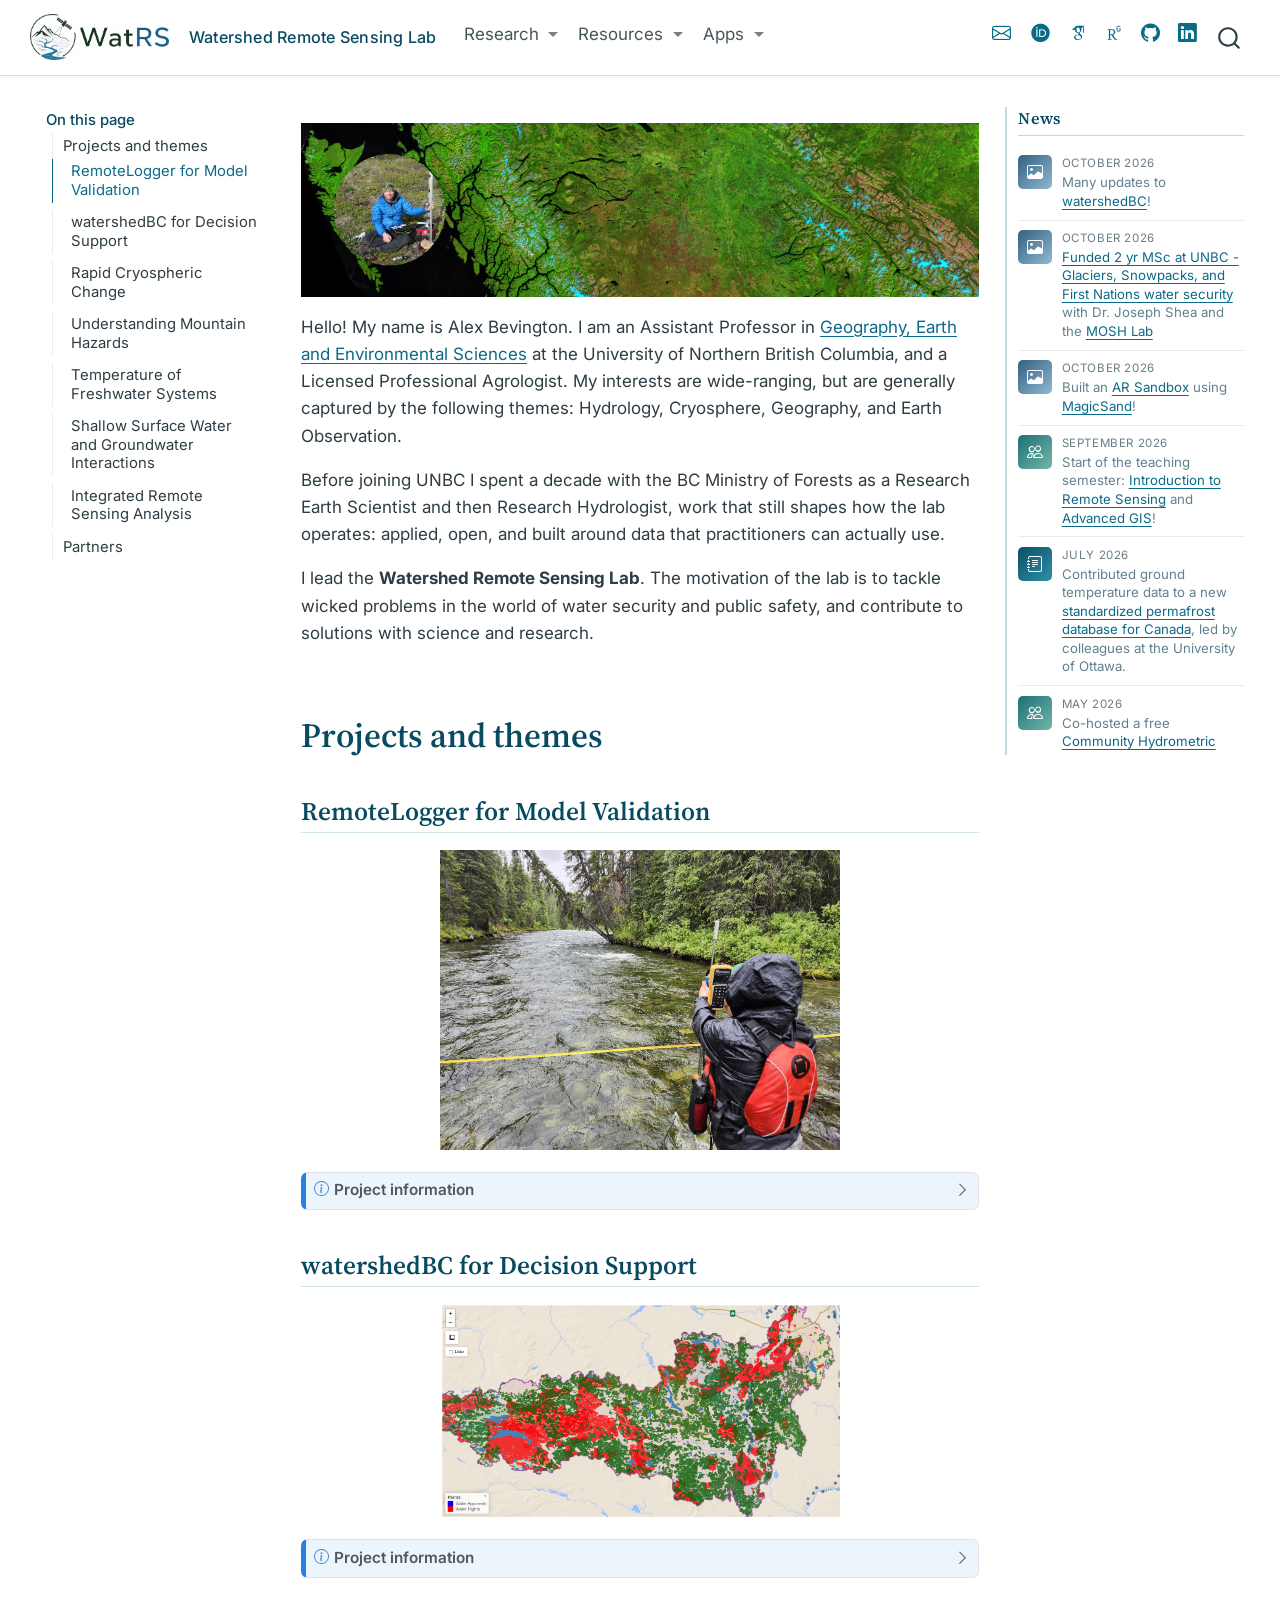
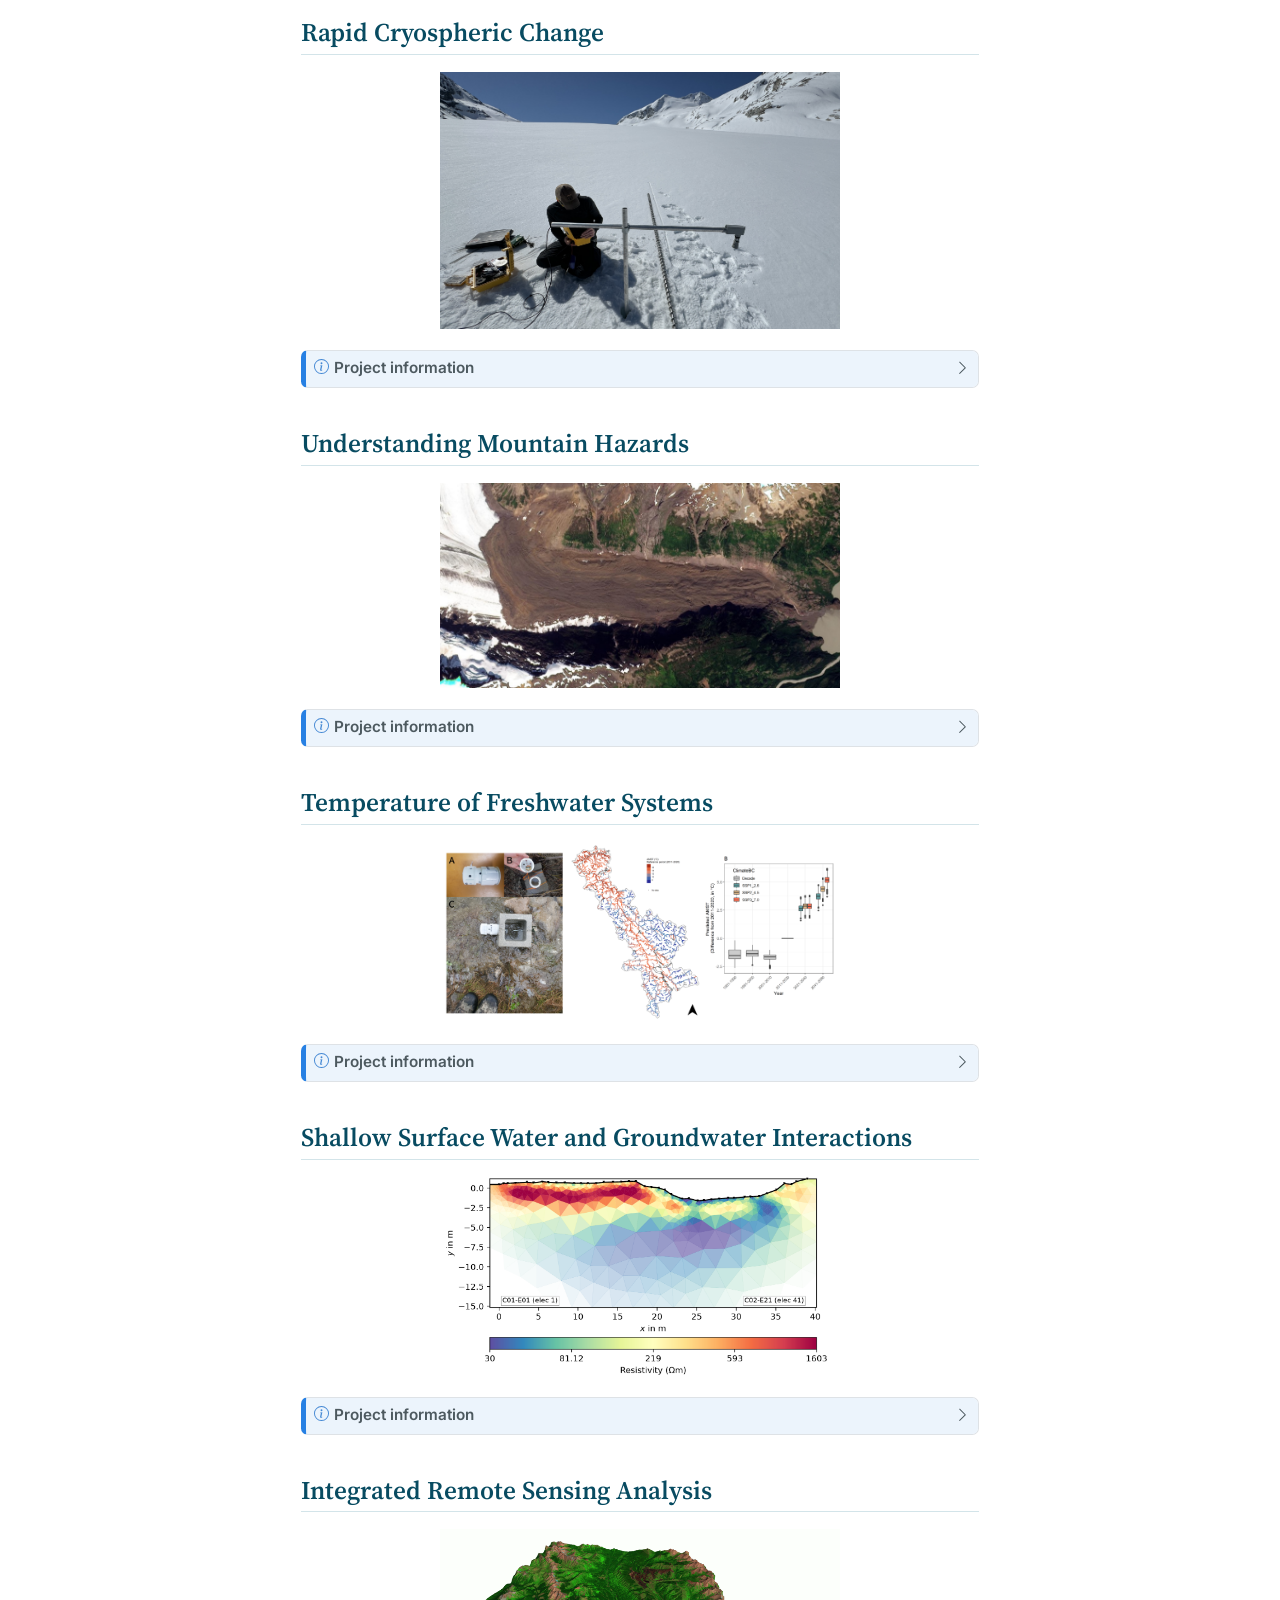
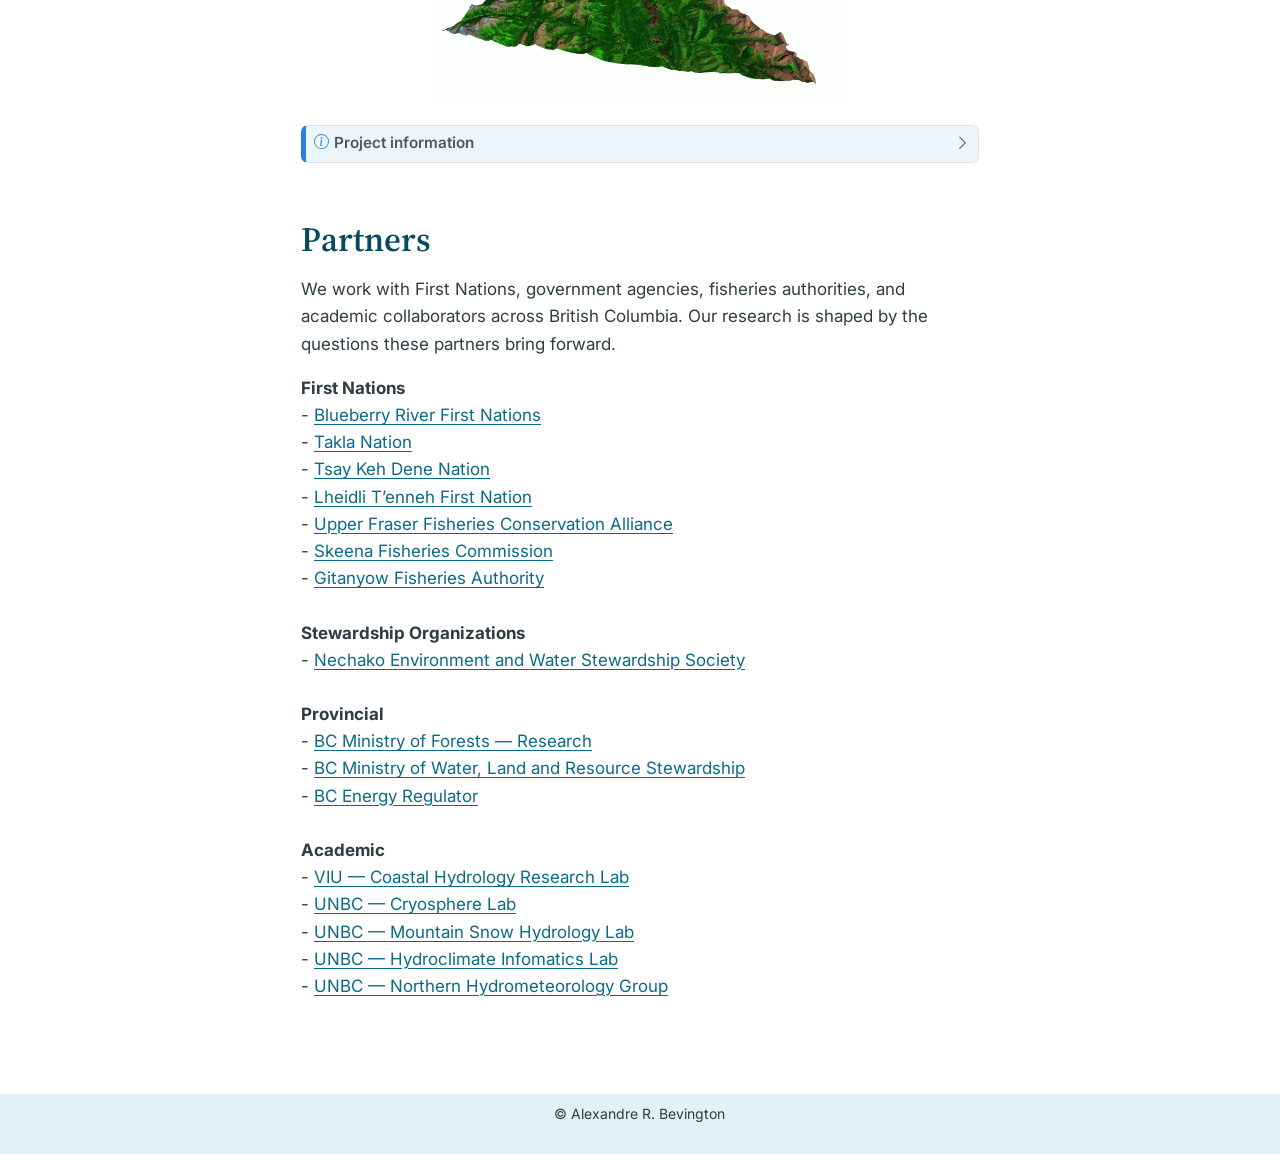
<file: docs/index.html>
<!DOCTYPE html>
<html xmlns="http://www.w3.org/1999/xhtml" lang="en" xml:lang="en"><head>

<meta charset="utf-8">
<meta name="generator" content="quarto-1.10.18">

<meta name="viewport" content="width=device-width, initial-scale=1.0, user-scalable=yes">


<title>WatRS – Watershed Remote Sensing Lab</title>
<style>
/* Default styles provided by pandoc.
** See https://pandoc.org/MANUAL.html#variables-for-html for config info.
*/
span.smallcaps{font-variant: small-caps;}
div.columns{display: flex; gap: 1.5em;}
div.column{flex: auto;}
@media screen {
div.columns{gap: min(4vw, 1.5em);}
div.column{overflow-x: auto;}
}
div.hanging-indent{margin-left: 1.5em; text-indent: -1.5em;}
ul.task-list{list-style: none;}
ul.task-list li input[type="checkbox"] {
  width: 0.8em;
  margin: 0 0.8em 0.2em -1em; /* quarto-specific, see https://github.com/quarto-dev/quarto-cli/issues/4556 */ 
  vertical-align: middle;
}
</style>


<script src="site_libs/quarto-nav/quarto-nav.js"></script>
<script src="site_libs/quarto-nav/headroom.min.js"></script>
<script src="site_libs/clipboard/clipboard.min.js"></script>
<script src="site_libs/quarto-search/autocomplete.umd.js"></script>
<script src="site_libs/quarto-search/fuse.min.js"></script>
<script src="site_libs/quarto-search/quarto-search.js"></script>
<meta name="quarto:offset" content="./">
<link href="./images/logo/watrs-favicon.png" rel="icon" type="image/png">
<script src="site_libs/quarto-html/quarto.js" type="module"></script>
<script src="site_libs/quarto-html/tabsets/tabsets.js" type="module"></script>
<script src="site_libs/quarto-html/popper.min.js"></script>
<script src="site_libs/quarto-html/tippy.umd.min.js"></script>
<script src="site_libs/quarto-html/anchor.min.js"></script>
<link href="site_libs/quarto-html/tippy.css" rel="stylesheet">
<link href="site_libs/quarto-html/quarto-syntax-highlighting-64a204ab8560d761af7679ceaba22944.css" rel="stylesheet" id="quarto-text-highlighting-styles">
<script src="site_libs/bootstrap/bootstrap.min.js"></script>
<link href="site_libs/bootstrap/bootstrap-icons.css" rel="stylesheet">
<link href="site_libs/bootstrap/bootstrap-d1c773b87a5f6f9511819a77ede35f03.min.css" rel="stylesheet" append-hash="true" id="quarto-bootstrap" data-mode="light">
<script src="site_libs/quarto-contrib/glightbox/glightbox.min.js"></script>
<link href="site_libs/quarto-contrib/glightbox/glightbox.min.css" rel="stylesheet">
<link href="site_libs/quarto-contrib/glightbox/lightbox.css" rel="stylesheet">
<script id="quarto-search-options" type="application/json">{
  "location": "navbar",
  "copy-button": false,
  "collapse-after": 3,
  "panel-placement": "end",
  "type": "overlay",
  "limit": 50,
  "keyboard-shortcut": [
    "f",
    "/",
    "s"
  ],
  "show-item-context": false,
  "language": {
    "search-no-results-text": "No results",
    "search-matching-documents-text": "matching documents",
    "search-copy-link-title": "Copy link to search",
    "search-hide-matches-text": "Hide additional matches",
    "search-more-match-text": "more match in this document",
    "search-more-matches-text": "more matches in this document",
    "search-clear-button-title": "Clear",
    "search-text-placeholder": "",
    "search-detached-cancel-button-title": "Cancel",
    "search-submit-button-title": "Submit",
    "search-label": "Search"
  }
}</script>
<link rel="stylesheet" href="academicicons/css/academicons.min.css">
<link rel="preconnect" href="https://fonts.googleapis.com">
<link rel="preconnect" href="https://fonts.gstatic.com" crossorigin="">
<link rel="stylesheet" href="https://fonts.googleapis.com/css2?family=Inter:wght@400;500;600&amp;family=Source+Serif+4:opsz,wght@8..60,400;8..60,600;8..60,700&amp;display=swap">
<meta name="theme-color" content="#0b6a88">


</head>

<body class="floating nav-fixed slimcontent quarto-light">

<div id="quarto-search-results"></div>
  <header id="quarto-header" class="headroom fixed-top">
    <nav class="navbar navbar-expand-lg " data-bs-theme="dark">
      <div class="navbar-container container-fluid">
      <div class="navbar-brand-container mx-auto">
    <a href="./index.html" class="navbar-brand navbar-brand-logo">
    <img src="./images/logo/watrs-horizontal.png" alt="Wat-RS — Watershed Remote Sensing Lab" class="navbar-logo light-content">
    <img src="./images/logo/watrs-horizontal.png" alt="Wat-RS — Watershed Remote Sensing Lab" class="navbar-logo dark-content">
    </a>
    <a class="navbar-brand" href="./index.html">
    <span class="navbar-title">Watershed Remote Sensing Lab</span>
    </a>
  </div>
            <div id="quarto-search" class="" title="Search"></div>
          <button class="navbar-toggler" type="button" data-bs-toggle="collapse" data-bs-target="#navbarCollapse" aria-controls="navbarCollapse" role="menu" aria-expanded="false" aria-label="Toggle navigation" onclick="if (window.quartoToggleHeadroom) { window.quartoToggleHeadroom(); }">
  <span class="navbar-toggler-icon"></span>
</button>
          <div class="collapse navbar-collapse" id="navbarCollapse">
            <ul class="navbar-nav navbar-nav-scroll me-auto">
  <li class="nav-item dropdown ">
    <a class="nav-link dropdown-toggle" href="#" id="nav-menu-research" role="link" data-bs-toggle="dropdown" aria-expanded="false">
 <span class="menu-text">Research</span>
    </a>
    <ul class="dropdown-menu" aria-labelledby="nav-menu-research">    
        <li>
    <a class="dropdown-item" href="./index.html">
 <span class="dropdown-text">Lab</span></a>
  </li>  
        <li>
    <a class="dropdown-item" href="./people.html">
 <span class="dropdown-text">People</span></a>
  </li>  
        <li>
    <a class="dropdown-item" href="./opportunities.html">
 <span class="dropdown-text">Opportunities</span></a>
  </li>  
        <li>
    <a class="dropdown-item" href="./pubs.html">
 <span class="dropdown-text">Publications</span></a>
  </li>  
        <li>
    <a class="dropdown-item" href="./outreach.html">
 <span class="dropdown-text">Outreach</span></a>
  </li>  
        <li>
    <a class="dropdown-item" href="./cv.html">
 <span class="dropdown-text">CV</span></a>
  </li>  
    </ul>
  </li>
  <li class="nav-item dropdown ">
    <a class="nav-link dropdown-toggle" href="#" id="nav-menu-resources" role="link" data-bs-toggle="dropdown" aria-expanded="false">
 <span class="menu-text">Resources</span>
    </a>
    <ul class="dropdown-menu" aria-labelledby="nav-menu-resources">    
        <li>
    <a class="dropdown-item" href="./courses.html">
 <span class="dropdown-text">Teaching and workshops</span></a>
  </li>  
        <li>
    <a class="dropdown-item" href="./resources.html">
 <span class="dropdown-text">Data and Tools</span></a>
  </li>  
    </ul>
  </li>
  <li class="nav-item dropdown ">
    <a class="nav-link dropdown-toggle" href="#" id="nav-menu-apps" role="link" data-bs-toggle="dropdown" aria-expanded="false">
 <span class="menu-text">Apps</span>
    </a>
    <ul class="dropdown-menu" aria-labelledby="nav-menu-apps">    
        <li>
    <a class="dropdown-item" href="https://watershedBC.ca/">
 <span class="dropdown-text">watershedBC</span></a>
  </li>  
        <li>
    <a class="dropdown-item" href="https://watershed-rs.shinyapps.io/remotelogger/">
 <span class="dropdown-text">RemoteLogger</span></a>
  </li>  
        <li>
    <a class="dropdown-item" href="https://bcgov-env.shinyapps.io/bc_gw_tools/">
 <span class="dropdown-text">Groundwater Wells</span></a>
  </li>  
        <li>
    <a class="dropdown-item" href="https://ee-bevingtona.projects.earthengine.app/view/everyimage">
 <span class="dropdown-text">EveryImage</span></a>
  </li>  
        <li>
    <a class="dropdown-item" href="https://ee-bevingtona.projects.earthengine.app/view/mosaic">
 <span class="dropdown-text">MosaicMaker</span></a>
  </li>  
        <li>
    <a class="dropdown-item" href="https://bevingtona.users.earthengine.app/view/bc-water-surface-temperature-explorer">
 <span class="dropdown-text">Water Temperature Explorer</span></a>
  </li>  
    </ul>
  </li>
</ul>
            <ul class="navbar-nav navbar-nav-scroll ms-auto">
  <li class="nav-item compact">
    <a class="nav-link" href="mailto:alex.bevington@unbc.ca"> <i class="bi bi-envelope" role="img" aria-label="Email">
</i> 
<span class="menu-text"></span></a>
  </li>  
  <li class="nav-item">
    <a class="nav-link" href="https://orcid.org/0000-0002-9249-4444"> 
<span class="menu-text"><i class="ai ai-orcid" role="img" aria-label="ORCID"></i></span></a>
  </li>  
  <li class="nav-item">
    <a class="nav-link" href="https://scholar.google.com/citations?user=5SVDaREAAAAJ&amp;hl=en"> 
<span class="menu-text"><i class="ai ai-google-scholar" role="img" aria-label="Google Scholar"></i></span></a>
  </li>  
  <li class="nav-item">
    <a class="nav-link" href="https://www.researchgate.net/profile/Alexandre-Bevington"> 
<span class="menu-text"><i class="ai ai-researchgate" role="img" aria-label="ResearchGate"></i></span></a>
  </li>  
  <li class="nav-item compact">
    <a class="nav-link" href="https://github.com/Wat-RS"> <i class="bi bi-github" role="img" aria-label="GitHub">
</i> 
<span class="menu-text"></span></a>
  </li>  
  <li class="nav-item compact">
    <a class="nav-link" href="https://www.linkedin.com/company/142884678/"> <i class="bi bi-linkedin" role="img" aria-label="LinkedIn">
</i> 
<span class="menu-text"></span></a>
  </li>  
</ul>
          </div> <!-- /navcollapse -->
            <div class="quarto-navbar-tools">
</div>
      </div> <!-- /container-fluid -->
    </nav>
</header>
<!-- content -->
<div id="quarto-content" class="quarto-container page-columns page-rows-contents page-layout-article page-navbar">
<!-- sidebar -->
  <nav id="quarto-sidebar" class="sidebar collapse collapse-horizontal quarto-sidebar-collapse-item sidebar-navigation floating overflow-auto">
    <nav id="TOC" role="doc-toc" class="toc-active">
    <h2 id="toc-title">On this page</h2>
   
  <ul>
  <li><a href="#projects-and-themes" id="toc-projects-and-themes" class="nav-link active" data-scroll-target="#projects-and-themes">Projects and themes</a>
  <ul class="collapse">
  <li><a href="#remotelogger-for-model-validation" id="toc-remotelogger-for-model-validation" class="nav-link" data-scroll-target="#remotelogger-for-model-validation">RemoteLogger for Model Validation</a></li>
  <li><a href="#watershedbc-for-decision-support" id="toc-watershedbc-for-decision-support" class="nav-link" data-scroll-target="#watershedbc-for-decision-support">watershedBC for Decision Support</a></li>
  <li><a href="#rapid-cryospheric-change" id="toc-rapid-cryospheric-change" class="nav-link" data-scroll-target="#rapid-cryospheric-change">Rapid Cryospheric Change</a></li>
  <li><a href="#understanding-mountain-hazards" id="toc-understanding-mountain-hazards" class="nav-link" data-scroll-target="#understanding-mountain-hazards">Understanding Mountain Hazards</a></li>
  <li><a href="#temperature-of-freshwater-systems" id="toc-temperature-of-freshwater-systems" class="nav-link" data-scroll-target="#temperature-of-freshwater-systems">Temperature of Freshwater Systems</a></li>
  <li><a href="#shallow-surface-water-and-groundwater-interactions" id="toc-shallow-surface-water-and-groundwater-interactions" class="nav-link" data-scroll-target="#shallow-surface-water-and-groundwater-interactions">Shallow Surface Water and Groundwater Interactions</a></li>
  <li><a href="#integrated-remote-sensing-analysis" id="toc-integrated-remote-sensing-analysis" class="nav-link" data-scroll-target="#integrated-remote-sensing-analysis">Integrated Remote Sensing Analysis</a></li>
  </ul></li>
  <li><a href="#partners" id="toc-partners" class="nav-link" data-scroll-target="#partners">Partners</a></li>
  </ul>
</nav>
</nav>
<div id="quarto-sidebar-glass" class="quarto-sidebar-collapse-item" data-bs-toggle="collapse" data-bs-target=".quarto-sidebar-collapse-item"></div>
<!-- margin-sidebar -->
    <div id="quarto-margin-sidebar" class="sidebar margin-sidebar zindex-bottom">
    </div>
<!-- main -->
<main class="content page-columns page-full" id="quarto-document-content"><header id="title-block-header" class="quarto-title-block"></header>





<div class="no-row-height column-margin column-container"><div class="">
<div class="news-scroll">
<div class="news-head">
<p>News</p>
</div>
<div class="news-item">
<p><span class="news-thumb news-thumb-outreach"><i class="bi bi-image"></i></span></p>
<div class="news-text">
<p><span class="news-date">October 2026</span> Many updates to <a href="https://www.watershedbc.ca/">watershedBC</a>!</p>
</div>
</div>
<div class="news-item">
<p><span class="news-thumb news-thumb-outreach"><i class="bi bi-image"></i></span></p>
<div class="news-text">
<p><span class="news-date">October 2026</span> <a href="https://www.instagram.com/p/DdCDjoRztTslzEZmGxkPtpwIVmWb0nsVE-Ti880/">Funded 2 yr MSc at UNBC - Glaciers, Snowpacks, and First Nations water security</a> with Dr.&nbsp;Joseph Shea and the <a href="https://www.moshlab.org/">MOSH Lab</a></p>
</div>
</div>
<div class="news-item">
<p><span class="news-thumb news-thumb-outreach"><i class="bi bi-image"></i></span></p>
<div class="news-text">
<p><span class="news-date">October 2026</span> Built an <a href="https://www.instagram.com/p/DdCDjoRztTslzEZmGxkPtpwIVmWb0nsVE-Ti880/">AR Sandbox</a> using <a href="https://github.com/thomwolf/magic-sand">MagicSand</a>!</p>
</div>
</div>
<div class="news-item">
<p><span class="news-thumb news-thumb-event"><i class="bi bi-people"></i></span></p>
<div class="news-text">
<p><span class="news-date">September 2026</span> Start of the teaching semester: <a href="https://tools.unbc.ca/course-catalogue/?subj=GEOG&amp;crse=357">Introduction to Remote Sensing</a> and <a href="https://tools.unbc.ca/course-catalogue/?subj=GEOG&amp;crse=413">Advanced GIS</a>!</p>
</div>
</div>
<div class="news-item">
<p><span class="news-thumb news-thumb-paper"><i class="bi bi-journal-text"></i></span></p>
<div class="news-text">
<p><span class="news-date">July 2026</span> Contributed ground temperature data to a new <a href="https://doi.org/10.5194/essd-2026-96">standardized permafrost database for Canada</a>, led by colleagues at the University of Ottawa.</p>
</div>
</div>
<div class="news-item">
<p><span class="news-thumb news-thumb-event"><i class="bi bi-people"></i></span></p>
<div class="news-text">
<p><span class="news-date">May 2026</span> Co-hosted a free <a href="./courses.html">Community Hydrometric Monitoring workshop</a> at UNBC with the Upper Fraser Fisheries Conservation Alliance — 60 participants from First Nations, academia and government.</p>
</div>
</div>
<div class="news-item">
<p><span class="news-thumb news-thumb-outreach"><i class="bi bi-image"></i></span></p>
<div class="news-text">
<p><span class="news-date">March 2026</span> Contributed to the <a href="https://ckpgtoday.ca/2026/03/18/discover-unbcs-glacier-gallery-curated-by-students-and-faculty/">UNBC Glacier Gallery</a>, a photographic and cartographic exhibit curated by students and faculty.</p>
</div>
</div>
<div class="news-item">
<p><span class="news-thumb news-thumb-talk"><i class="bi bi-easel"></i></span></p>
<div class="news-text">
<p><span class="news-date">February 2026</span> NRESi Colloquium talk at UNBC: <a href="https://video.unbc.ca/media/Alex+Bevington+-+From+the+Arctic+to+Northern+British+Columbia%3A+Recent+observations+from+the+perspective+of+a+hydrologist%2C+geospatial+scientist%2C+and+overall+optimist+-+NRESi+presentation+Friday+6+Feb+2026/0_4el4s9a8/23996">From the Arctic to northern BC</a> (recording).</p>
</div>
</div>
<div class="news-item">
<p><span class="news-thumb news-thumb-media"><i class="bi bi-newspaper"></i></span></p>
<div class="news-text">
<p><span class="news-date">January 2026</span> Profiled as a member of the Northern Studies group in <a href="https://www.unbc.ca/sites/default/files/sections/northern-studies/202601-northern-voice.pdf">The Northern Voice</a>.</p>
</div>
</div>
<div class="news-item">
<p><span class="news-thumb news-thumb-paper"><i class="bi bi-journal-text"></i></span></p>
<div class="news-text">
<p><span class="news-date">2026</span> New paper in <em>The Cryosphere</em> on <a href="https://doi.org/10.5194/tc-20-811-2026">satellite telemetry of surface ablation</a> at Place Glacier, using loggers built in the lab.</p>
</div>
</div>
<div class="news-item">
<p><span class="news-thumb news-thumb-data"><i class="bi bi-database"></i></span></p>
<div class="news-text">
<p><span class="news-date">2026</span> Released the <a href="https://doi.org/10.5281/zenodo.18392420">Place Glacier smart ablation stake data</a> and the <a href="https://doi.org/10.5281/zenodo.18392144">RemoteLogger code and wiring diagrams</a> on Zenodo.</p>
</div>
</div>
<div class="news-item">
<p><span class="news-thumb news-thumb-data"><i class="bi bi-code-square"></i></span></p>
<div class="news-text">
<p><span class="news-date">2026</span> <a href="https://doi.org/10.21105/joss.09268">BatchPlanet</a>, an R package for batch access to PlanetScope imagery, published in the <em>Journal of Open Source Software</em>.</p>
</div>
</div>
<div class="news-item">
<p><span class="news-thumb news-thumb-paper"><i class="bi bi-journal-text"></i></span></p>
<div class="news-text">
<p><span class="news-date">2026</span> Co-authored a study on <a href="https://doi.org/10.5194/tc-20-2375-2026">TTOP permafrost model performance across northern Canada</a> in <em>The Cryosphere</em>.</p>
</div>
</div>
<div class="news-item">
<p><span class="news-thumb news-thumb-event"><i class="bi bi-people"></i></span></p>
<div class="news-text">
<p><span class="news-date">2026</span> Siobhan Klassen and James Laing joined the lab as <a href="./people.html">NSERC USRA</a> undergraduate research assistants.</p>
</div>
</div>
<div class="news-item">
<p><span class="news-thumb news-thumb-lab"><i class="bi bi-mortarboard"></i></span></p>
<div class="news-text">
<p><span class="news-date">2026</span> Dr.&nbsp;Kristen Kieta joined the field season as a <a href="./people.html">postdoctoral researcher</a>, supervised with Dr.&nbsp;Philip Owens.</p>
</div>
</div>
<div class="news-item">
<p><span class="news-thumb news-thumb-media"><i class="bi bi-mic"></i></span></p>
<div class="news-text">
<p><span class="news-date">2026</span> Interviewed on Radio-Canada <em>Phare Ouest</em> — <a href="https://ici.radio-canada.ca/ohdio/premiere/emissions/phare-ouest/segments/rattrapage/2444891/comment-conserver-eau-durant-secheresse-dans-centre-c-b">comment conserver l’eau dans un contexte de sécheresse?</a></p>
</div>
</div>
<div class="news-item">
<p><span class="news-thumb news-thumb-media"><i class="bi bi-mic"></i></span></p>
<div class="news-text">
<p><span class="news-date">2026</span> Interviewed on CBC <em>Daybreak North</em> about <a href="https://www.cbc.ca/listen/live-radio/1-109-daybreak-north/clip/16196331-unbc-lecturer-optimism-northern-watersheds">optimism and northern watersheds</a>.</p>
</div>
</div>
<div class="news-item">
<p><span class="news-thumb news-thumb-event"><i class="bi bi-thermometer-half"></i></span></p>
<div class="news-text">
<p><span class="news-date">November 2025</span> Co-organized the <a href="https://hcilab.ca/sts/">Northern BC Stream Temperature Symposium</a> at UNBC with Dr.&nbsp;Siraj ul Islam.</p>
</div>
</div>
<div class="news-item">
<p><span class="news-thumb news-thumb-paper"><i class="bi bi-journal-text"></i></span></p>
<div class="news-text">
<p><span class="news-date">2025</span> <a href="https://doi.org/10.1088/1748-9326/adc9ca">Exceptional rise of transient snowlines</a> across western North America and Alaska, published in <em>Environmental Research Letters</em>.</p>
</div>
</div>
<div class="news-more">
<p>Full lists: <a href="./pubs.html">publications</a> · <a href="./outreach.html">outreach and media</a> · <a href="./courses.html">workshops</a></p>
</div>
</div>
</div></div><p><a href="images/2019-02-12_0029_circle.jpg" class="lightbox" data-gallery="quarto-lightbox-gallery-1"><img src="images/2019-02-12_0029_circle.jpg" class="img-fluid"></a></p>
<p>Hello! My name is Alex Bevington. I am an Assistant Professor in <a href="https://www.unbc.ca/department-geography-earth-and-environmental-sciences">Geography, Earth and Environmental Sciences</a> at the University of Northern British Columbia, and a Licensed Professional Agrologist. My interests are wide-ranging, but are generally captured by the following themes: Hydrology, Cryosphere, Geography, and Earth Observation.</p>
<p>Before joining UNBC I spent a decade with the BC Ministry of Forests as a Research Earth Scientist and then Research Hydrologist, work that still shapes how the lab operates: applied, open, and built around data that practitioners can actually use.</p>
<p>I lead the <strong>Watershed Remote Sensing Lab</strong>. The motivation of the lab is to tackle wicked problems in the world of water security and public safety, and contribute to solutions with science and research.</p>
<section id="projects-and-themes" class="level1">
<h1>Projects and themes</h1>
<section id="remotelogger-for-model-validation" class="level2">
<h2 class="anchored" data-anchor-id="remotelogger-for-model-validation">RemoteLogger for Model Validation</h2>
<p><a href="images/clipboard-1782195955.png" class="lightbox" data-gallery="quarto-lightbox-gallery-2"><img src="images/clipboard-1782195955.png" class="img-fluid" width="400"></a></p>
<div class="callout callout-style-default callout-note callout-titled">
<div class="callout-header d-flex align-content-center collapsed" data-bs-toggle="collapse" data-bs-target=".callout-1-contents" aria-controls="callout-1" aria-expanded="false" aria-label="Toggle callout">
<div class="callout-icon-container">
<i class="callout-icon"></i>
</div>
<div class="callout-title-container flex-fill">
<span class="screen-reader-only">Note</span>Project information
</div>
<div class="callout-btn-toggle d-inline-block border-0 py-1 ps-1 pe-0 float-end"><i class="callout-toggle"></i></div>
</div>
<div id="callout-1" class="callout-1-contents callout-collapse collapse">
<div class="callout-body-container callout-body">
<p><em>Low-cost real-time data loggers</em><br>
<a href="https://watershed-rs.shinyapps.io/remotelogger/" class="uri">https://watershed-rs.shinyapps.io/remotelogger/</a><br>
We are developing modular, low-cost, and low-power data loggers for hydrological and environmental monitoring. The RemoteLogger system integrates in-situ sensors (e.g., water level, snow depth, water temperature) with real-time communication capabilities (e.g., wifi, LTE, or Iridium), offering scalable monitoring solutions for remote areas. RemoteLogger aims to help democratize access to environmental data by reducing costs while maintaining scientific-grade reliability.</p>
</div>
</div>
</div>
</section>
<section id="watershedbc-for-decision-support" class="level2">
<h2 class="anchored" data-anchor-id="watershedbc-for-decision-support">watershedBC for Decision Support</h2>
<p><a href="images/clipboard-3184765564.png" class="lightbox" data-gallery="quarto-lightbox-gallery-3"><img src="images/clipboard-3184765564.png" class="img-fluid" width="400"></a></p>
<div class="callout callout-style-default callout-note callout-titled">
<div class="callout-header d-flex align-content-center collapsed" data-bs-toggle="collapse" data-bs-target=".callout-2-contents" aria-controls="callout-2" aria-expanded="false" aria-label="Toggle callout">
<div class="callout-icon-container">
<i class="callout-icon"></i>
</div>
<div class="callout-title-container flex-fill">
<span class="screen-reader-only">Note</span>Project information
</div>
<div class="callout-btn-toggle d-inline-block border-0 py-1 ps-1 pe-0 float-end"><i class="callout-toggle"></i></div>
</div>
<div id="callout-2" class="callout-2-contents callout-collapse collapse">
<div class="callout-body-container callout-body">
<p><em>Interactive watershed information platform</em><br>
<a href="https://www.watershedBC.ca/" class="uri">https://www.watershedBC.ca/</a><br>
WatershedBC is an open-access decision-support tool that enables users to quickly visualize and extract key information about watersheds across British Columbia. Designed for practitioners, researchers, and the public, it leverages provincial datasets and automated workflows to deliver insights on hydrology, land cover, and climate attributes at nested watershed scales. The goal is to create a framework for rapid watershed characterization that will evolve as new models and datasets emerge.</p>
</div>
</div>
</div>
</section>
<section id="rapid-cryospheric-change" class="level2">
<h2 class="anchored" data-anchor-id="rapid-cryospheric-change">Rapid Cryospheric Change</h2>
<p><a href="images/clipboard-2542900776.png" class="lightbox" data-gallery="quarto-lightbox-gallery-4"><img src="images/clipboard-2542900776.png" class="img-fluid" width="400"></a></p>
<div class="callout callout-style-default callout-note callout-titled">
<div class="callout-header d-flex align-content-center collapsed" data-bs-toggle="collapse" data-bs-target=".callout-3-contents" aria-controls="callout-3" aria-expanded="false" aria-label="Toggle callout">
<div class="callout-icon-container">
<i class="callout-icon"></i>
</div>
<div class="callout-title-container flex-fill">
<span class="screen-reader-only">Note</span>Project information
</div>
<div class="callout-btn-toggle d-inline-block border-0 py-1 ps-1 pe-0 float-end"><i class="callout-toggle"></i></div>
</div>
<div id="callout-3" class="callout-3-contents callout-collapse collapse">
<div class="callout-body-container callout-body">
<p>The cryosphere—including glaciers, seasonal snow, and permafrost—is one of the most visible indicators of climate change in western Canada. We combine in-situ measurements (mass balance, snow depth, borehole permafrost temperatures) with satellite observations and conceptual models to monitor change and explore its consequences for water resources, ecosystems, and communities. This work provides critical data for water supply planning, hazard assessments, and long-term climate adaptation strategies.</p>
</div>
</div>
</div>
</section>
<section id="understanding-mountain-hazards" class="level2">
<h2 class="anchored" data-anchor-id="understanding-mountain-hazards">Understanding Mountain Hazards</h2>
<p><a href="images/clipboard-862481009.png" class="lightbox" data-gallery="quarto-lightbox-gallery-5"><img src="images/clipboard-862481009.png" class="img-fluid" width="400"></a></p>
<div class="callout callout-style-default callout-note callout-titled">
<div class="callout-header d-flex align-content-center collapsed" data-bs-toggle="collapse" data-bs-target=".callout-4-contents" aria-controls="callout-4" aria-expanded="false" aria-label="Toggle callout">
<div class="callout-icon-container">
<i class="callout-icon"></i>
</div>
<div class="callout-title-container flex-fill">
<span class="screen-reader-only">Note</span>Project information
</div>
<div class="callout-btn-toggle d-inline-block border-0 py-1 ps-1 pe-0 float-end"><i class="callout-toggle"></i></div>
</div>
<div id="callout-4" class="callout-4-contents callout-collapse collapse">
<div class="callout-body-container callout-body">
<p>Landslide and flood hazards represent a significant risk to infrastructure and communities, particularly in mountainous terrain. This project focuses on building robust remote sensing workflows using, for example InSAR from Sentinel-1, RADARSAT Constellation Mission, and future missions (e.g., NASA–ISRO NISAR) to detect and track precursory slope deformation. Our objective is to transition InSAR from a research tool into an operational, near-real-time monitoring system that can support emergency management and land-use planning.</p>
</div>
</div>
</div>
</section>
<section id="temperature-of-freshwater-systems" class="level2">
<h2 class="anchored" data-anchor-id="temperature-of-freshwater-systems">Temperature of Freshwater Systems</h2>
<p><a href="images/clipboard-3846407789.png" class="lightbox" data-gallery="quarto-lightbox-gallery-6"><img src="images/clipboard-3846407789.png" class="img-fluid" width="400"></a></p>
<div class="callout callout-style-default callout-note callout-titled">
<div class="callout-header d-flex align-content-center collapsed" data-bs-toggle="collapse" data-bs-target=".callout-5-contents" aria-controls="callout-5" aria-expanded="false" aria-label="Toggle callout">
<div class="callout-icon-container">
<i class="callout-icon"></i>
</div>
<div class="callout-title-container flex-fill">
<span class="screen-reader-only">Note</span>Project information
</div>
<div class="callout-btn-toggle d-inline-block border-0 py-1 ps-1 pe-0 float-end"><i class="callout-toggle"></i></div>
</div>
<div id="callout-5" class="callout-5-contents callout-collapse collapse">
<div class="callout-body-container callout-body">
<p>Water temperature regulates ecological processes and habitat viability for fish and other aquatic life. We are integrating field-based temperature monitoring networks with thermal infrared remote sensing and hydrological models to better understand the spatial and temporal dynamics of stream and lake temperatures. These datasets will help predict thermal stress on ecosystems under climate change and guide management strategies for cold-water refugia.</p>
</div>
</div>
</div>
</section>
<section id="shallow-surface-water-and-groundwater-interactions" class="level2">
<h2 class="anchored" data-anchor-id="shallow-surface-water-and-groundwater-interactions">Shallow Surface Water and Groundwater Interactions</h2>
<p><a href="images/clipboard-1709231646.png" class="lightbox" data-gallery="quarto-lightbox-gallery-7"><img src="images/clipboard-1709231646.png" class="img-fluid" width="400"></a></p>
<div class="callout callout-style-default callout-note callout-titled">
<div class="callout-header d-flex align-content-center collapsed" data-bs-toggle="collapse" data-bs-target=".callout-6-contents" aria-controls="callout-6" aria-expanded="false" aria-label="Toggle callout">
<div class="callout-icon-container">
<i class="callout-icon"></i>
</div>
<div class="callout-title-container flex-fill">
<span class="screen-reader-only">Note</span>Project information
</div>
<div class="callout-btn-toggle d-inline-block border-0 py-1 ps-1 pe-0 float-end"><i class="callout-toggle"></i></div>
</div>
<div id="callout-6" class="callout-6-contents callout-collapse collapse">
<div class="callout-body-container callout-body">
<p>Surface water and groundwater are often managed as separate resources, but inmost watersheds they are a single connected system. Where and when that exchange happens controls low flows in late summer, the persistence of cold-water refugia, and how quickly a watershed recovers from drought or disturbance.</p>
</div>
</div>
</div>
</section>
<section id="integrated-remote-sensing-analysis" class="level2">
<h2 class="anchored" data-anchor-id="integrated-remote-sensing-analysis">Integrated Remote Sensing Analysis</h2>
<p><a href="images/clipboard-2717497297.png" class="lightbox" data-gallery="quarto-lightbox-gallery-8"><img src="images/clipboard-2717497297.png" class="img-fluid" width="400"></a></p>
<div class="callout callout-style-default callout-note callout-titled">
<div class="callout-header d-flex align-content-center collapsed" data-bs-toggle="collapse" data-bs-target=".callout-7-contents" aria-controls="callout-7" aria-expanded="false" aria-label="Toggle callout">
<div class="callout-icon-container">
<i class="callout-icon"></i>
</div>
<div class="callout-title-container flex-fill">
<span class="screen-reader-only">Note</span>Project information
</div>
<div class="callout-btn-toggle d-inline-block border-0 py-1 ps-1 pe-0 float-end"><i class="callout-toggle"></i></div>
</div>
<div id="callout-7" class="callout-7-contents callout-collapse collapse">
<div class="callout-body-container callout-body">
<p>Our lab takes on a broad portfolio of remote sensing projects, reflecting the versatility of geospatial technologies. Current and past work includes: Time-series analysis of vegetation and disturbance dynamics; Development of novel cloud-free mosaic generation approaches; Multisensor fusion for forest attribute mapping; and Detection and attribution of human impacts on landscapes over time. This theme highlights classification, change detection, and statistical modeling of environmental processes using Earth observation data.</p>
</div>
</div>
</div>
</section>
</section>
<section id="partners" class="level1">
<h1>Partners</h1>
<p>We work with First Nations, government agencies, fisheries authorities, and academic collaborators across British Columbia. Our research is shaped by the questions these partners bring forward.</p>
<p><b>First Nations</b><br>
- <a href="https://blueberryfn.ca/">Blueberry River First Nations</a><br>
- <a href="https://www.taklafn.ca/%22">Takla Nation</a><br>
- <a href="https://tsaykehdene.com/%22">Tsay Keh Dene Nation</a><br>
- <a href="https://www.lheidli.ca/">Lheidli T’enneh First Nation</a><br>
- <a href="https://www.uffca.ca/%22">Upper Fraser Fisheries Conservation Alliance</a><br>
- <a href="https://skeenafisheries.ca/%22">Skeena Fisheries Commission</a><br>
- <a href="https://gitanyowfisheries.com/">Gitanyow Fisheries Authority</a><br>
<br>
<b>Stewardship Organizations</b><br>
- <a href="https://www.newssociety.org/">Nechako Environment and Water Stewardship Society</a><br>
<br>
<b>Provincial</b><br>
- <a href="https://www2.gov.bc.ca/gov/content/industry/forestry">BC Ministry of Forests — Research</a><br>
- <a href="https://www2.gov.bc.ca/gov/content/governments/organizational-structure/ministries-organizations/ministries/water-land-resource-stewardship">BC Ministry of Water, Land and Resource Stewardship</a><br>
- <a href="https://www.bc-er.ca/">BC Energy Regulator</a><br>
<br>
<b>Academic</b><br>
- <a href="https://www.viu-hydromet-wx.ca/">VIU — Coastal Hydrology Research Lab</a><br>
- <a href="https://couplet.unbc.ca/">UNBC — Cryosphere Lab</a><br>
- <a href="https://www.moshlab.org/what-we-do">UNBC — Mountain Snow Hydrology Lab</a><br>
- <a href="https://hcilab.ca/">UNBC — Hydroclimate Infomatics Lab</a><br>
- <a href="https://web.unbc.ca/~sdery/">UNBC — Northern Hydrometeorology Group</a><br>
</p>


</section>

</main> <!-- /main -->
<script id="quarto-html-after-body" type="application/javascript">
  window.document.addEventListener("DOMContentLoaded", function (event) {
    const icon = "";
    const anchorJS = new window.AnchorJS();
    anchorJS.options = {
      placement: 'right',
      icon: icon
    };
    anchorJS.add('.anchored');
    const isCodeAnnotation = (el) => {
      for (const clz of el.classList) {
        if (clz.startsWith('code-annotation-')) {                     
          return true;
        }
      }
      return false;
    }
    const onCopySuccess = function(e) {
      // button target
      const button = e.trigger;
      // don't keep focus
      button.blur();
      // flash "checked"
      button.classList.add('code-copy-button-checked');
      var currentTitle = button.getAttribute("title");
      button.setAttribute("title", "Copied!");
      let tooltip;
      if (window.bootstrap) {
        button.setAttribute("data-bs-toggle", "tooltip");
        button.setAttribute("data-bs-placement", "left");
        button.setAttribute("data-bs-title", "Copied!");
        tooltip = new bootstrap.Tooltip(button, 
          { trigger: "manual", 
            customClass: "code-copy-button-tooltip",
            offset: [0, -8]});
        tooltip.show();    
      }
      setTimeout(function() {
        if (tooltip) {
          tooltip.hide();
          button.removeAttribute("data-bs-title");
          button.removeAttribute("data-bs-toggle");
          button.removeAttribute("data-bs-placement");
        }
        button.setAttribute("title", currentTitle);
        button.classList.remove('code-copy-button-checked');
      }, 1000);
      // clear code selection
      e.clearSelection();
    }
    const getTextToCopy = function(trigger) {
      const outerScaffold = trigger.parentElement.cloneNode(true);
      const codeEl = outerScaffold.querySelector('code');
      for (const childEl of codeEl.children) {
        if (isCodeAnnotation(childEl)) {
          childEl.remove();
        }
      }
      return codeEl.innerText;
    }
    const clipboard = new window.ClipboardJS('.code-copy-button:not([data-in-quarto-modal])', {
      text: getTextToCopy
    });
    clipboard.on('success', onCopySuccess);
    if (window.document.getElementById('quarto-embedded-source-code-modal')) {
      const clipboardModal = new window.ClipboardJS('.code-copy-button[data-in-quarto-modal]', {
        text: getTextToCopy,
        container: window.document.getElementById('quarto-embedded-source-code-modal')
      });
      clipboardModal.on('success', onCopySuccess);
    }
      var localhostRegex = new RegExp(/^(?:http|https):\/\/localhost\:?[0-9]*\//);
      var mailtoRegex = new RegExp(/^mailto:/);
        var filterRegex = new RegExp("https:\/\/watershedlab\.ca");
      var isInternal = (href) => {
          return filterRegex.test(href) || localhostRegex.test(href) || mailtoRegex.test(href);
      }
      // Inspect non-navigation links and adorn them if external
     var links = window.document.querySelectorAll('a[href]:not(.nav-link):not(.navbar-brand):not(.toc-action):not(.sidebar-link):not(.sidebar-item-toggle):not(.pagination-link):not(.no-external):not([aria-hidden]):not(.dropdown-item):not(.quarto-navigation-tool):not(.about-link)');
      for (var i=0; i<links.length; i++) {
        const link = links[i];
        if (!isInternal(link.href)) {
          // undo the damage that might have been done by quarto-nav.js in the case of
          // links that we want to consider external
          if (link.dataset.originalHref !== undefined) {
            link.href = link.dataset.originalHref;
          }
            // target, if specified
            link.setAttribute("target", "_blank");
            if (link.getAttribute("rel") === null) {
              link.setAttribute("rel", "noopener");
            }
        }
      }
    function tippyHover(el, contentFn, onTriggerFn, onUntriggerFn) {
      const config = {
        allowHTML: true,
        maxWidth: 500,
        delay: 100,
        arrow: false,
        appendTo: function(el) {
            return el.parentElement;
        },
        interactive: true,
        interactiveBorder: 10,
        theme: 'quarto',
        placement: 'bottom-start',
      };
      if (contentFn) {
        config.content = contentFn;
      }
      if (onTriggerFn) {
        config.onTrigger = onTriggerFn;
      }
      if (onUntriggerFn) {
        config.onUntrigger = onUntriggerFn;
      }
      window.tippy(el, config); 
    }
    const noterefs = window.document.querySelectorAll('a[role="doc-noteref"]');
    for (var i=0; i<noterefs.length; i++) {
      const ref = noterefs[i];
      tippyHover(ref, function() {
        // use id or data attribute instead here
        let href = ref.getAttribute('data-footnote-href') || ref.getAttribute('href');
        try { href = new URL(href).hash; } catch {}
        const id = href.replace(/^#\/?/, "");
        const note = window.document.getElementById(id);
        if (note) {
          return note.innerHTML;
        } else {
          return "";
        }
      });
    }
    const xrefs = window.document.querySelectorAll('a.quarto-xref');
    const processXRef = (id, note) => {
      // Strip column container classes
      const stripColumnClz = (el) => {
        el.classList.remove("page-full", "page-columns");
        if (el.children) {
          for (const child of el.children) {
            stripColumnClz(child);
          }
        }
      }
      stripColumnClz(note)
      if (id === null || id.startsWith('sec-')) {
        // Special case sections, only their first couple elements
        const container = document.createElement("div");
        if (note.children && note.children.length > 2) {
          container.appendChild(note.children[0].cloneNode(true));
          for (let i = 1; i < note.children.length; i++) {
            const child = note.children[i];
            if (child.tagName === "P" && child.innerText === "") {
              continue;
            } else {
              container.appendChild(child.cloneNode(true));
              break;
            }
          }
          if (window.Quarto?.typesetMath) {
            window.Quarto.typesetMath(container);
          }
          return container.innerHTML
        } else {
          if (window.Quarto?.typesetMath) {
            window.Quarto.typesetMath(note);
          }
          return note.innerHTML;
        }
      } else {
        // Remove any anchor links if they are present
        const anchorLink = note.querySelector('a.anchorjs-link');
        if (anchorLink) {
          anchorLink.remove();
        }
        if (window.Quarto?.typesetMath) {
          window.Quarto.typesetMath(note);
        }
        if (note.classList.contains("callout")) {
          return note.outerHTML;
        } else {
          return note.innerHTML;
        }
      }
    }
    for (var i=0; i<xrefs.length; i++) {
      const xref = xrefs[i];
      tippyHover(xref, undefined, function(instance) {
        instance.disable();
        let url = xref.getAttribute('href');
        let hash = undefined; 
        if (url.startsWith('#')) {
          hash = url;
        } else {
          try { hash = new URL(url).hash; } catch {}
        }
        if (hash) {
          const id = hash.replace(/^#\/?/, "");
          const note = window.document.getElementById(id);
          if (note !== null) {
            try {
              const html = processXRef(id, note.cloneNode(true));
              instance.setContent(html);
            } finally {
              instance.enable();
              instance.show();
            }
          } else {
            // See if we can fetch this
            fetch(url.split('#')[0])
            .then(res => res.text())
            .then(html => {
              const parser = new DOMParser();
              const htmlDoc = parser.parseFromString(html, "text/html");
              const note = htmlDoc.getElementById(id);
              if (note !== null) {
                const html = processXRef(id, note);
                instance.setContent(html);
              } 
            }).finally(() => {
              instance.enable();
              instance.show();
            });
          }
        } else {
          // See if we can fetch a full url (with no hash to target)
          // This is a special case and we should probably do some content thinning / targeting
          fetch(url)
          .then(res => res.text())
          .then(html => {
            const parser = new DOMParser();
            const htmlDoc = parser.parseFromString(html, "text/html");
            const note = htmlDoc.querySelector('main.content');
            if (note !== null) {
              // This should only happen for chapter cross references
              // (since there is no id in the URL)
              // remove the first header
              if (note.children.length > 0 && note.children[0].tagName === "HEADER") {
                note.children[0].remove();
              }
              const html = processXRef(null, note);
              instance.setContent(html);
            } 
          }).finally(() => {
            instance.enable();
            instance.show();
          });
        }
      }, function(instance) {
      });
    }
        let selectedAnnoteEl;
        const selectorForAnnotation = ( cell, annotation) => {
          let cellAttr = 'data-code-cell="' + cell + '"';
          let lineAttr = 'data-code-annotation="' +  annotation + '"';
          const selector = 'span[' + cellAttr + '][' + lineAttr + ']';
          return selector;
        }
        const selectCodeLines = (annoteEl) => {
          const doc = window.document;
          const targetCell = annoteEl.getAttribute("data-target-cell");
          const targetAnnotation = annoteEl.getAttribute("data-target-annotation");
          const annoteSpan = window.document.querySelector(selectorForAnnotation(targetCell, targetAnnotation));
          const lines = annoteSpan.getAttribute("data-code-lines").split(",");
          const lineIds = lines.map((line) => {
            return targetCell + "-" + line;
          })
          let top = null;
          let height = null;
          let parent = null;
          if (lineIds.length > 0) {
              //compute the position of the single el (top and bottom and make a div)
              const el = window.document.getElementById(lineIds[0]);
              top = el.offsetTop;
              height = el.offsetHeight;
              parent = el.parentElement.parentElement;
            if (lineIds.length > 1) {
              const lastEl = window.document.getElementById(lineIds[lineIds.length - 1]);
              const bottom = lastEl.offsetTop + lastEl.offsetHeight;
              height = bottom - top;
            }
            if (top !== null && height !== null && parent !== null) {
              // cook up a div (if necessary) and position it 
              let div = window.document.getElementById("code-annotation-line-highlight");
              if (div === null) {
                div = window.document.createElement("div");
                div.setAttribute("id", "code-annotation-line-highlight");
                div.style.position = 'absolute';
                parent.appendChild(div);
              }
              div.style.top = top - 2 + "px";
              div.style.height = height + 4 + "px";
              div.style.left = 0;
              let gutterDiv = window.document.getElementById("code-annotation-line-highlight-gutter");
              if (gutterDiv === null) {
                gutterDiv = window.document.createElement("div");
                gutterDiv.setAttribute("id", "code-annotation-line-highlight-gutter");
                gutterDiv.style.position = 'absolute';
                const codeCell = window.document.getElementById(targetCell);
                const gutter = codeCell.querySelector('.code-annotation-gutter');
                gutter.appendChild(gutterDiv);
              }
              gutterDiv.style.top = top - 2 + "px";
              gutterDiv.style.height = height + 4 + "px";
            }
            selectedAnnoteEl = annoteEl;
          }
        };
        const unselectCodeLines = () => {
          const elementsIds = ["code-annotation-line-highlight", "code-annotation-line-highlight-gutter"];
          elementsIds.forEach((elId) => {
            const div = window.document.getElementById(elId);
            if (div) {
              div.remove();
            }
          });
          selectedAnnoteEl = undefined;
        };
          // Handle positioning of the toggle
      window.addEventListener(
        "resize",
        throttle(() => {
          elRect = undefined;
          if (selectedAnnoteEl) {
            selectCodeLines(selectedAnnoteEl);
          }
        }, 10)
      );
      function throttle(fn, ms) {
      let throttle = false;
      let timer;
        return (...args) => {
          if(!throttle) { // first call gets through
              fn.apply(this, args);
              throttle = true;
          } else { // all the others get throttled
              if(timer) clearTimeout(timer); // cancel #2
              timer = setTimeout(() => {
                fn.apply(this, args);
                timer = throttle = false;
              }, ms);
          }
        };
      }
        // Attach click handler to the DT
        const annoteDls = window.document.querySelectorAll('dt[data-target-cell]');
        for (const annoteDlNode of annoteDls) {
          annoteDlNode.addEventListener('click', (event) => {
            const clickedEl = event.target;
            if (clickedEl !== selectedAnnoteEl) {
              unselectCodeLines();
              const activeEl = window.document.querySelector('dt[data-target-cell].code-annotation-active');
              if (activeEl) {
                activeEl.classList.remove('code-annotation-active');
              }
              selectCodeLines(clickedEl);
              clickedEl.classList.add('code-annotation-active');
            } else {
              // Unselect the line
              unselectCodeLines();
              clickedEl.classList.remove('code-annotation-active');
            }
          });
        }
    const findCites = (el) => {
      const parentEl = el.parentElement;
      if (parentEl) {
        const cites = parentEl.dataset.cites;
        if (cites) {
          return {
            el,
            cites: cites.split(' ')
          };
        } else {
          return findCites(el.parentElement)
        }
      } else {
        return undefined;
      }
    };
    var bibliorefs = window.document.querySelectorAll('a[role="doc-biblioref"]');
    for (var i=0; i<bibliorefs.length; i++) {
      const ref = bibliorefs[i];
      const citeInfo = findCites(ref);
      if (citeInfo) {
        tippyHover(citeInfo.el, function() {
          var popup = window.document.createElement('div');
          citeInfo.cites.forEach(function(cite) {
            var citeDiv = window.document.createElement('div');
            citeDiv.classList.add('hanging-indent');
            citeDiv.classList.add('csl-entry');
            var biblioDiv = window.document.getElementById('ref-' + cite);
            if (biblioDiv) {
              citeDiv.innerHTML = biblioDiv.innerHTML;
            }
            popup.appendChild(citeDiv);
          });
          return popup.innerHTML;
        });
      }
    }
  });
  </script>
</div> <!-- /content -->
<footer class="footer">
  <div class="nav-footer">
    <div class="nav-footer-left">
      &nbsp;
    </div>   
    <div class="nav-footer-center">
<p>© Alexandre R. Bevington</p>
</div>
    <div class="nav-footer-right">
      &nbsp;
    </div>
  </div>
</footer>
<script>var lightboxQuarto = GLightbox({"closeEffect":"zoom","descPosition":"bottom","loop":false,"openEffect":"zoom","selector":".lightbox"});
(function() {
  let previousOnload = window.onload;
  window.onload = () => {
    if (previousOnload) {
      previousOnload();
    }
    lightboxQuarto.on('slide_before_load', (data) => {
      const { slideIndex, slideNode, slideConfig, player, trigger } = data;
      const href = trigger.getAttribute('href');
      if (href !== null) {
        const imgEl = window.document.querySelector(`a[href="${href}"] img`);
        if (imgEl !== null) {
          const srcAttr = imgEl.getAttribute("src");
          if (srcAttr && srcAttr.startsWith("data:")) {
            slideConfig.href = srcAttr;
          }
        }
      } 
    });
  
    lightboxQuarto.on('slide_after_load', (data) => {
      const { slideIndex, slideNode, slideConfig, player, trigger } = data;
      if (window.Quarto?.typesetMath) {
        window.Quarto.typesetMath(slideNode);
      }
    });
  
  };
  
})();
          </script>




</body></html>
</file>
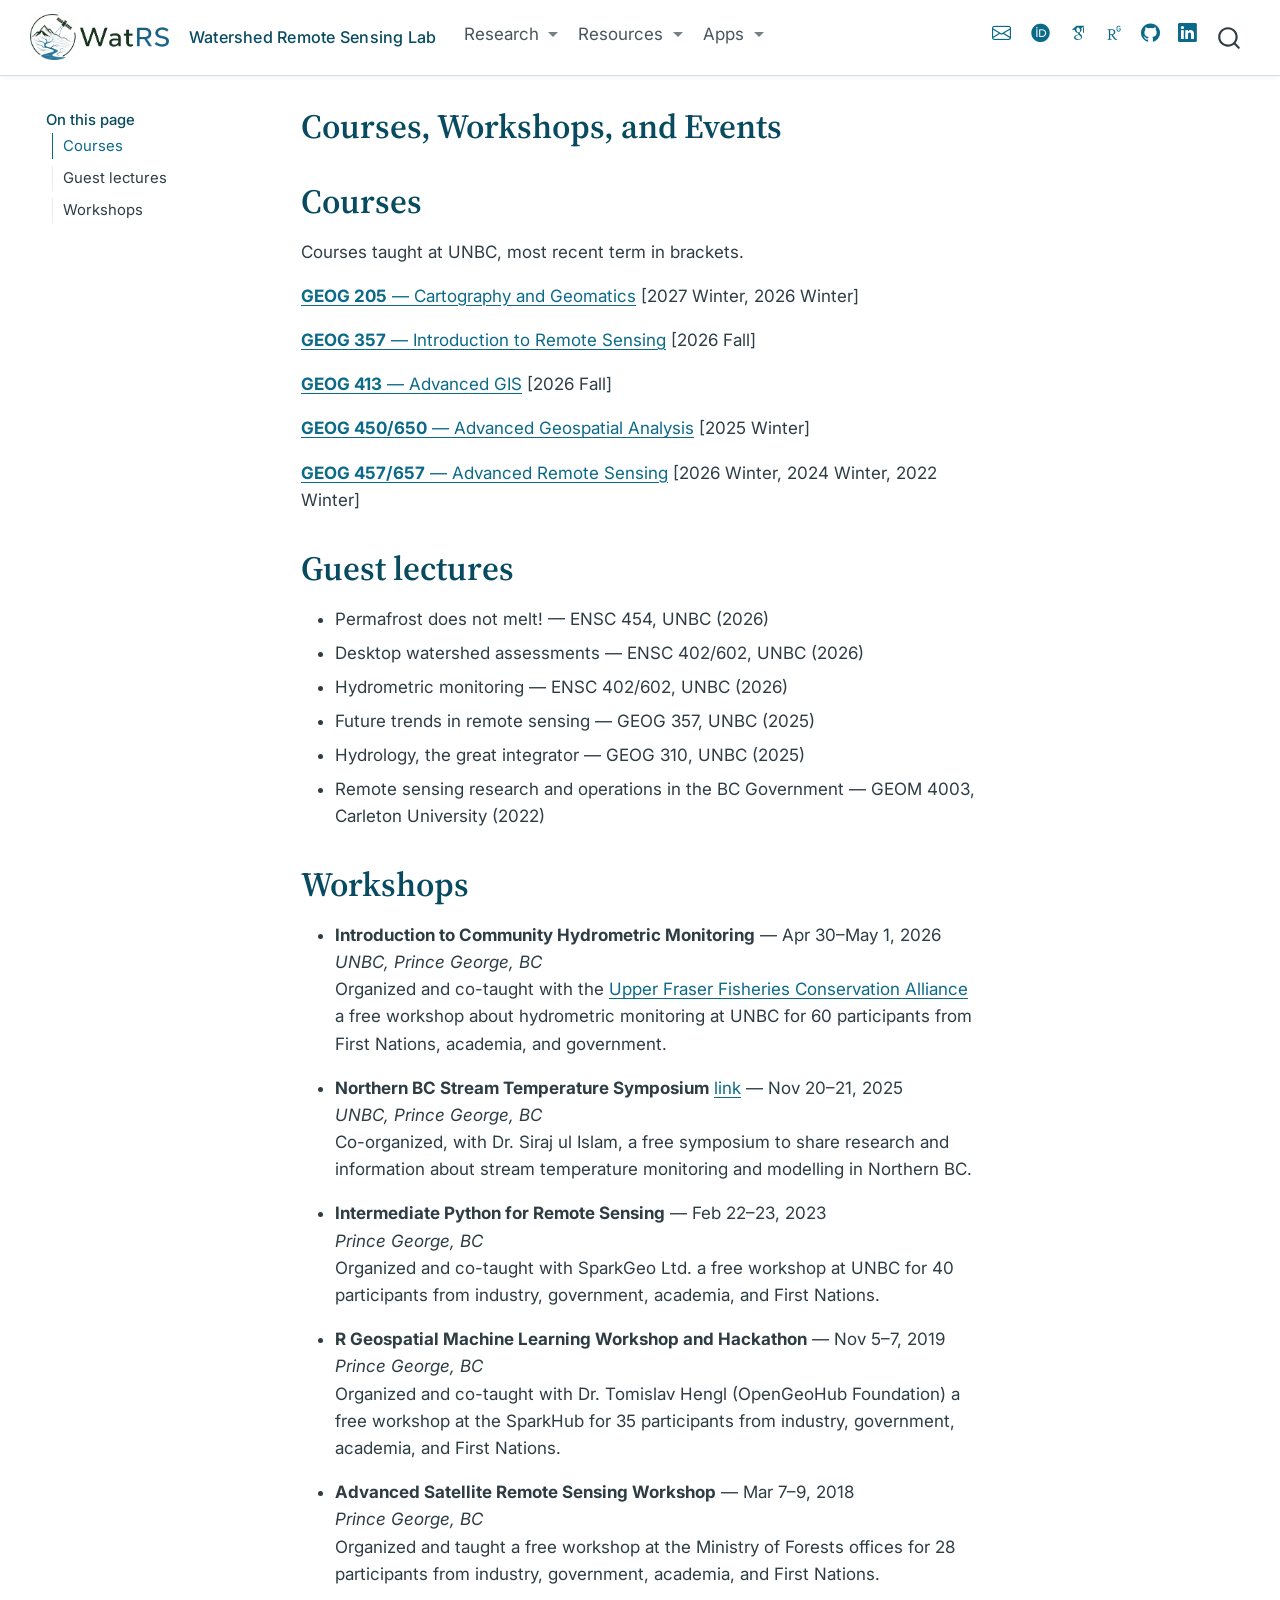
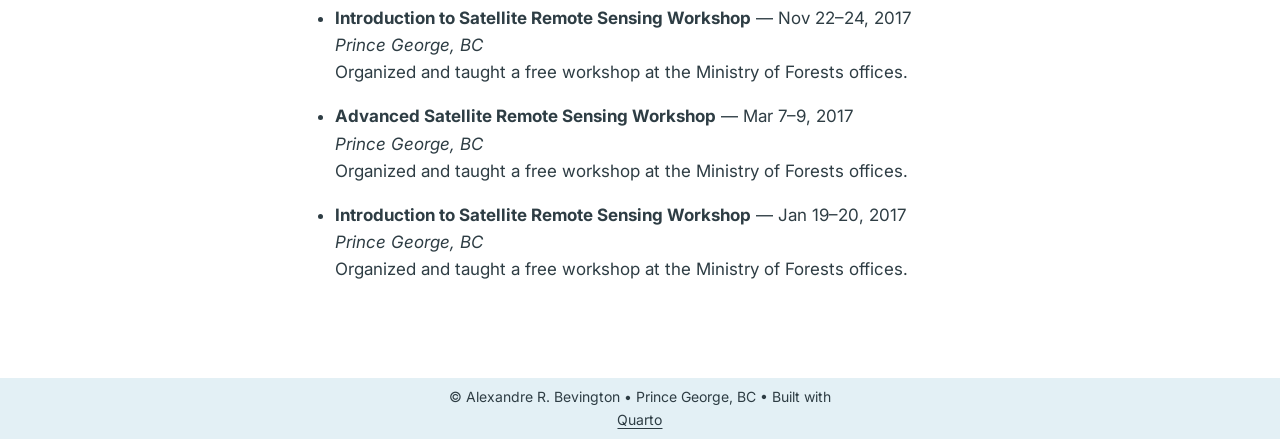
<file: docs/courses.html>
<!DOCTYPE html>
<html xmlns="http://www.w3.org/1999/xhtml" lang="en" xml:lang="en"><head>

<meta charset="utf-8">
<meta name="generator" content="quarto-1.9.38">

<meta name="viewport" content="width=device-width, initial-scale=1.0, user-scalable=yes">


<title>WatRS - Courses and Workshops – Watershed Remote Sensing Lab</title>
<style>
/* Default styles provided by pandoc.
** See https://pandoc.org/MANUAL.html#variables-for-html for config info.
*/
code{white-space: pre-wrap;}
span.smallcaps{font-variant: small-caps;}
div.columns{display: flex; gap: min(4vw, 1.5em);}
div.column{flex: auto; overflow-x: auto;}
div.hanging-indent{margin-left: 1.5em; text-indent: -1.5em;}
ul.task-list{list-style: none;}
ul.task-list li input[type="checkbox"] {
  width: 0.8em;
  margin: 0 0.8em 0.2em -1em; /* quarto-specific, see https://github.com/quarto-dev/quarto-cli/issues/4556 */ 
  vertical-align: middle;
}
</style>


<script src="site_libs/quarto-nav/quarto-nav.js"></script>
<script src="site_libs/quarto-nav/headroom.min.js"></script>
<script src="site_libs/clipboard/clipboard.min.js"></script>
<script src="site_libs/quarto-search/autocomplete.umd.js"></script>
<script src="site_libs/quarto-search/fuse.min.js"></script>
<script src="site_libs/quarto-search/quarto-search.js"></script>
<meta name="quarto:offset" content="./">
<link href="./images/logo/watrs-favicon.png" rel="icon" type="image/png">
<script src="site_libs/quarto-html/quarto.js" type="module"></script>
<script src="site_libs/quarto-html/tabsets/tabsets.js" type="module"></script>
<script src="site_libs/quarto-html/popper.min.js"></script>
<script src="site_libs/quarto-html/tippy.umd.min.js"></script>
<script src="site_libs/quarto-html/anchor.min.js"></script>
<link href="site_libs/quarto-html/tippy.css" rel="stylesheet">
<link href="site_libs/quarto-html/quarto-syntax-highlighting-15634bcf2e68342d4ad2dfa704d543f6.css" rel="stylesheet" id="quarto-text-highlighting-styles">
<script src="site_libs/bootstrap/bootstrap.min.js"></script>
<link href="site_libs/bootstrap/bootstrap-icons.css" rel="stylesheet">
<link href="site_libs/bootstrap/bootstrap-ce23a35f18afcf5d947b5845684689b0.min.css" rel="stylesheet" append-hash="true" id="quarto-bootstrap" data-mode="light">
<script id="quarto-search-options" type="application/json">{
  "location": "navbar",
  "copy-button": false,
  "collapse-after": 3,
  "panel-placement": "end",
  "type": "overlay",
  "limit": 50,
  "keyboard-shortcut": [
    "f",
    "/",
    "s"
  ],
  "show-item-context": false,
  "language": {
    "search-no-results-text": "No results",
    "search-matching-documents-text": "matching documents",
    "search-copy-link-title": "Copy link to search",
    "search-hide-matches-text": "Hide additional matches",
    "search-more-match-text": "more match in this document",
    "search-more-matches-text": "more matches in this document",
    "search-clear-button-title": "Clear",
    "search-text-placeholder": "",
    "search-detached-cancel-button-title": "Cancel",
    "search-submit-button-title": "Submit",
    "search-label": "Search"
  }
}</script>
<link rel="stylesheet" href="academicicons/css/academicons.min.css">
<link rel="preconnect" href="https://fonts.googleapis.com">
<link rel="preconnect" href="https://fonts.gstatic.com" crossorigin="">
<link rel="stylesheet" href="https://fonts.googleapis.com/css2?family=Inter:wght@400;500;600&amp;family=Source+Serif+4:opsz,wght@8..60,400;8..60,600;8..60,700&amp;display=swap">
<meta name="theme-color" content="#0b6a88">


</head>

<body class="floating nav-fixed quarto-light">

<div id="quarto-search-results"></div>
  <header id="quarto-header" class="headroom fixed-top">
    <nav class="navbar navbar-expand-lg " data-bs-theme="dark">
      <div class="navbar-container container-fluid">
      <div class="navbar-brand-container mx-auto">
    <a href="./index.html" class="navbar-brand navbar-brand-logo">
    <img src="./images/logo/watrs-horizontal.png" alt="Wat-RS — Watershed Remote Sensing Lab" class="navbar-logo light-content">
    <img src="./images/logo/watrs-horizontal.png" alt="Wat-RS — Watershed Remote Sensing Lab" class="navbar-logo dark-content">
    </a>
    <a class="navbar-brand" href="./index.html">
    <span class="navbar-title">Watershed Remote Sensing Lab</span>
    </a>
  </div>
            <div id="quarto-search" class="" title="Search"></div>
          <button class="navbar-toggler" type="button" data-bs-toggle="collapse" data-bs-target="#navbarCollapse" aria-controls="navbarCollapse" role="menu" aria-expanded="false" aria-label="Toggle navigation" onclick="if (window.quartoToggleHeadroom) { window.quartoToggleHeadroom(); }">
  <span class="navbar-toggler-icon"></span>
</button>
          <div class="collapse navbar-collapse" id="navbarCollapse">
            <ul class="navbar-nav navbar-nav-scroll me-auto">
  <li class="nav-item dropdown ">
    <a class="nav-link dropdown-toggle" href="#" id="nav-menu-research" role="link" data-bs-toggle="dropdown" aria-expanded="false">
 <span class="menu-text">Research</span>
    </a>
    <ul class="dropdown-menu" aria-labelledby="nav-menu-research">    
        <li>
    <a class="dropdown-item" href="./index.html">
 <span class="dropdown-text">Lab</span></a>
  </li>  
        <li>
    <a class="dropdown-item" href="./people.html">
 <span class="dropdown-text">People</span></a>
  </li>  
        <li>
    <a class="dropdown-item" href="./opportunities.html">
 <span class="dropdown-text">Opportunities</span></a>
  </li>  
        <li>
    <a class="dropdown-item" href="./pubs.html">
 <span class="dropdown-text">Publications</span></a>
  </li>  
        <li>
    <a class="dropdown-item" href="./outreach.html">
 <span class="dropdown-text">Outreach</span></a>
  </li>  
        <li>
    <a class="dropdown-item" href="./cv.html">
 <span class="dropdown-text">CV</span></a>
  </li>  
    </ul>
  </li>
  <li class="nav-item dropdown ">
    <a class="nav-link dropdown-toggle" href="#" id="nav-menu-resources" role="link" data-bs-toggle="dropdown" aria-expanded="false">
 <span class="menu-text">Resources</span>
    </a>
    <ul class="dropdown-menu" aria-labelledby="nav-menu-resources">    
        <li>
    <a class="dropdown-item" href="./courses.html">
 <span class="dropdown-text">Teaching and workshops</span></a>
  </li>  
        <li>
    <a class="dropdown-item" href="./resources.html">
 <span class="dropdown-text">Data and Tools</span></a>
  </li>  
    </ul>
  </li>
  <li class="nav-item dropdown ">
    <a class="nav-link dropdown-toggle" href="#" id="nav-menu-apps" role="link" data-bs-toggle="dropdown" aria-expanded="false">
 <span class="menu-text">Apps</span>
    </a>
    <ul class="dropdown-menu" aria-labelledby="nav-menu-apps">    
        <li>
    <a class="dropdown-item" href="https://watershed-rs.shinyapps.io/watershedBC/">
 <span class="dropdown-text">watershedBC</span></a>
  </li>  
        <li>
    <a class="dropdown-item" href="https://watershed-rs.shinyapps.io/remotelogger/">
 <span class="dropdown-text">RemoteLogger</span></a>
  </li>  
        <li>
    <a class="dropdown-item" href="https://bcgov-env.shinyapps.io/bc_gw_tools/">
 <span class="dropdown-text">Groundwater Wells</span></a>
  </li>  
        <li>
    <a class="dropdown-item" href="https://ee-bevingtona.projects.earthengine.app/view/everyimage">
 <span class="dropdown-text">EveryImage</span></a>
  </li>  
        <li>
    <a class="dropdown-item" href="https://ee-bevingtona.projects.earthengine.app/view/mosaic">
 <span class="dropdown-text">MosaicMaker</span></a>
  </li>  
        <li>
    <a class="dropdown-item" href="https://bevingtona.users.earthengine.app/view/bc-water-surface-temperature-explorer">
 <span class="dropdown-text">Water Temperature Explorer</span></a>
  </li>  
    </ul>
  </li>
</ul>
            <ul class="navbar-nav navbar-nav-scroll ms-auto">
  <li class="nav-item compact">
    <a class="nav-link" href="mailto:alex.bevington@unbc.ca"> <i class="bi bi-envelope" role="img" aria-label="Email">
</i> 
<span class="menu-text"></span></a>
  </li>  
  <li class="nav-item">
    <a class="nav-link" href="https://orcid.org/0000-0002-9249-4444"> 
<span class="menu-text"><i class="ai ai-orcid" role="img" aria-label="ORCID"></i></span></a>
  </li>  
  <li class="nav-item">
    <a class="nav-link" href="https://scholar.google.com/citations?user=5SVDaREAAAAJ&amp;hl=en"> 
<span class="menu-text"><i class="ai ai-google-scholar" role="img" aria-label="Google Scholar"></i></span></a>
  </li>  
  <li class="nav-item">
    <a class="nav-link" href="https://www.researchgate.net/profile/Alexandre-Bevington"> 
<span class="menu-text"><i class="ai ai-researchgate" role="img" aria-label="ResearchGate"></i></span></a>
  </li>  
  <li class="nav-item compact">
    <a class="nav-link" href="https://github.com/Wat-RS"> <i class="bi bi-github" role="img" aria-label="GitHub">
</i> 
<span class="menu-text"></span></a>
  </li>  
  <li class="nav-item compact">
    <a class="nav-link" href="https://www.linkedin.com/company/142884678/"> <i class="bi bi-linkedin" role="img" aria-label="LinkedIn">
</i> 
<span class="menu-text"></span></a>
  </li>  
</ul>
          </div> <!-- /navcollapse -->
            <div class="quarto-navbar-tools">
</div>
      </div> <!-- /container-fluid -->
    </nav>
</header>
<!-- content -->
<div id="quarto-content" class="quarto-container page-columns page-rows-contents page-layout-article page-navbar">
<!-- sidebar -->
  <nav id="quarto-sidebar" class="sidebar collapse collapse-horizontal quarto-sidebar-collapse-item sidebar-navigation floating overflow-auto">
    <nav id="TOC" role="doc-toc" class="toc-active">
    <h2 id="toc-title">On this page</h2>
   
  <ul>
  <li><a href="#courses" id="toc-courses" class="nav-link active" data-scroll-target="#courses">Courses</a></li>
  <li><a href="#guest-lectures" id="toc-guest-lectures" class="nav-link" data-scroll-target="#guest-lectures">Guest lectures</a></li>
  <li><a href="#workshops" id="toc-workshops" class="nav-link" data-scroll-target="#workshops">Workshops</a></li>
  </ul>
</nav>
</nav>
<div id="quarto-sidebar-glass" class="quarto-sidebar-collapse-item" data-bs-toggle="collapse" data-bs-target=".quarto-sidebar-collapse-item"></div>
<!-- margin-sidebar -->
    <div id="quarto-margin-sidebar" class="sidebar margin-sidebar zindex-bottom">
    </div>
<!-- main -->
<main class="content" id="quarto-document-content">

<header id="title-block-header" class="quarto-title-block default">
<div class="quarto-title">
<h1 class="title">Courses, Workshops, and Events</h1>
</div>



<div class="quarto-title-meta">

    
  
    
  </div>
  


</header>


<section id="courses" class="level1">
<h1>Courses</h1>
<p>Courses taught at UNBC, most recent term in brackets.</p>
<p><a href="https://tools.unbc.ca/course-catalogue/?subj=GEOG&amp;crse=205"><strong>GEOG 205</strong> — Cartography and Geomatics</a> [2027 Winter, 2026 Winter]</p>
<p><a href="https://tools.unbc.ca/course-catalogue/?subj=GEOG&amp;crse=357"><strong>GEOG 357</strong> — Introduction to Remote Sensing</a> [2026 Fall]</p>
<p><a href="https://tools.unbc.ca/course-catalogue/?subj=GEOG&amp;crse=413"><strong>GEOG 413</strong> — Advanced GIS</a> [2026 Fall]</p>
<p><a href="https://tools.unbc.ca/course-catalogue/?subj=GEOG&amp;crse=450"><strong>GEOG 450/650</strong> — Advanced Geospatial Analysis</a> [2025 Winter]</p>
<p><a href="https://tools.unbc.ca/course-catalogue/?subj=GEOG&amp;crse=457"><strong>GEOG 457/657</strong> — Advanced Remote Sensing</a> [2026 Winter, 2024 Winter, 2022 Winter]</p>
</section>
<section id="guest-lectures" class="level1">
<h1>Guest lectures</h1>
<ul>
<li>Permafrost does not melt! — ENSC 454, UNBC (2026)</li>
<li>Desktop watershed assessments — ENSC 402/602, UNBC (2026)</li>
<li>Hydrometric monitoring — ENSC 402/602, UNBC (2026)</li>
<li>Future trends in remote sensing — GEOG 357, UNBC (2025)</li>
<li>Hydrology, the great integrator — GEOG 310, UNBC (2025)</li>
<li>Remote sensing research and operations in the BC Government — GEOM 4003, Carleton University (2022)</li>
</ul>
</section>
<section id="workshops" class="level1">
<h1>Workshops</h1>
<ul>
<li><p><strong>Introduction to Community Hydrometric Monitoring</strong> — Apr 30–May 1, 2026<br>
<em>UNBC, Prince George, BC</em><br>
Organized and co-taught with the <a href="https://www.uffca.ca/">Upper Fraser Fisheries Conservation Alliance</a> a free workshop about hydrometric monitoring at UNBC for 60 participants from First Nations, academia, and government.</p></li>
<li><p><strong>Northern BC Stream Temperature Symposium</strong> <a href="https://hcilab.ca/sts/">link</a> — Nov 20–21, 2025<br>
<em>UNBC, Prince George, BC</em><br>
Co-organized, with Dr.&nbsp;Siraj ul Islam, a free symposium to share research and information about stream temperature monitoring and modelling in Northern BC.</p></li>
<li><p><strong>Intermediate Python for Remote Sensing</strong> — Feb 22–23, 2023<br>
<em>Prince George, BC</em><br>
Organized and co-taught with SparkGeo Ltd.&nbsp;a free workshop at UNBC for 40 participants from industry, government, academia, and First Nations.</p></li>
<li><p><strong>R Geospatial Machine Learning Workshop and Hackathon</strong> — Nov 5–7, 2019<br>
<em>Prince George, BC</em><br>
Organized and co-taught with Dr.&nbsp;Tomislav Hengl (OpenGeoHub Foundation) a free workshop at the SparkHub for 35 participants from industry, government, academia, and First Nations.</p></li>
<li><p><strong>Advanced Satellite Remote Sensing Workshop</strong> — Mar 7–9, 2018<br>
<em>Prince George, BC</em><br>
Organized and taught a free workshop at the Ministry of Forests offices for 28 participants from industry, government, academia, and First Nations.</p></li>
<li><p><strong>Introduction to Satellite Remote Sensing Workshop</strong> — Nov 22–24, 2017<br>
<em>Prince George, BC</em><br>
Organized and taught a free workshop at the Ministry of Forests offices.</p></li>
<li><p><strong>Advanced Satellite Remote Sensing Workshop</strong> — Mar 7–9, 2017<br>
<em>Prince George, BC</em><br>
Organized and taught a free workshop at the Ministry of Forests offices.</p></li>
<li><p><strong>Introduction to Satellite Remote Sensing Workshop</strong> — Jan 19–20, 2017<br>
<em>Prince George, BC</em><br>
Organized and taught a free workshop at the Ministry of Forests offices.</p></li>
</ul>


</section>

</main> <!-- /main -->
<script id="quarto-html-after-body" type="application/javascript">
  window.document.addEventListener("DOMContentLoaded", function (event) {
    const icon = "";
    const anchorJS = new window.AnchorJS();
    anchorJS.options = {
      placement: 'right',
      icon: icon
    };
    anchorJS.add('.anchored');
    const isCodeAnnotation = (el) => {
      for (const clz of el.classList) {
        if (clz.startsWith('code-annotation-')) {                     
          return true;
        }
      }
      return false;
    }
    const onCopySuccess = function(e) {
      // button target
      const button = e.trigger;
      // don't keep focus
      button.blur();
      // flash "checked"
      button.classList.add('code-copy-button-checked');
      var currentTitle = button.getAttribute("title");
      button.setAttribute("title", "Copied!");
      let tooltip;
      if (window.bootstrap) {
        button.setAttribute("data-bs-toggle", "tooltip");
        button.setAttribute("data-bs-placement", "left");
        button.setAttribute("data-bs-title", "Copied!");
        tooltip = new bootstrap.Tooltip(button, 
          { trigger: "manual", 
            customClass: "code-copy-button-tooltip",
            offset: [0, -8]});
        tooltip.show();    
      }
      setTimeout(function() {
        if (tooltip) {
          tooltip.hide();
          button.removeAttribute("data-bs-title");
          button.removeAttribute("data-bs-toggle");
          button.removeAttribute("data-bs-placement");
        }
        button.setAttribute("title", currentTitle);
        button.classList.remove('code-copy-button-checked');
      }, 1000);
      // clear code selection
      e.clearSelection();
    }
    const getTextToCopy = function(trigger) {
      const outerScaffold = trigger.parentElement.cloneNode(true);
      const codeEl = outerScaffold.querySelector('code');
      for (const childEl of codeEl.children) {
        if (isCodeAnnotation(childEl)) {
          childEl.remove();
        }
      }
      return codeEl.innerText;
    }
    const clipboard = new window.ClipboardJS('.code-copy-button:not([data-in-quarto-modal])', {
      text: getTextToCopy
    });
    clipboard.on('success', onCopySuccess);
    if (window.document.getElementById('quarto-embedded-source-code-modal')) {
      const clipboardModal = new window.ClipboardJS('.code-copy-button[data-in-quarto-modal]', {
        text: getTextToCopy,
        container: window.document.getElementById('quarto-embedded-source-code-modal')
      });
      clipboardModal.on('success', onCopySuccess);
    }
      var localhostRegex = new RegExp(/^(?:http|https):\/\/localhost\:?[0-9]*\//);
      var mailtoRegex = new RegExp(/^mailto:/);
        var filterRegex = new RegExp("https:\/\/watershedlab\.ca");
      var isInternal = (href) => {
          return filterRegex.test(href) || localhostRegex.test(href) || mailtoRegex.test(href);
      }
      // Inspect non-navigation links and adorn them if external
     var links = window.document.querySelectorAll('a[href]:not(.nav-link):not(.navbar-brand):not(.toc-action):not(.sidebar-link):not(.sidebar-item-toggle):not(.pagination-link):not(.no-external):not([aria-hidden]):not(.dropdown-item):not(.quarto-navigation-tool):not(.about-link)');
      for (var i=0; i<links.length; i++) {
        const link = links[i];
        if (!isInternal(link.href)) {
          // undo the damage that might have been done by quarto-nav.js in the case of
          // links that we want to consider external
          if (link.dataset.originalHref !== undefined) {
            link.href = link.dataset.originalHref;
          }
            // target, if specified
            link.setAttribute("target", "_blank");
            if (link.getAttribute("rel") === null) {
              link.setAttribute("rel", "noopener");
            }
        }
      }
    function tippyHover(el, contentFn, onTriggerFn, onUntriggerFn) {
      const config = {
        allowHTML: true,
        maxWidth: 500,
        delay: 100,
        arrow: false,
        appendTo: function(el) {
            return el.parentElement;
        },
        interactive: true,
        interactiveBorder: 10,
        theme: 'quarto',
        placement: 'bottom-start',
      };
      if (contentFn) {
        config.content = contentFn;
      }
      if (onTriggerFn) {
        config.onTrigger = onTriggerFn;
      }
      if (onUntriggerFn) {
        config.onUntrigger = onUntriggerFn;
      }
      window.tippy(el, config); 
    }
    const noterefs = window.document.querySelectorAll('a[role="doc-noteref"]');
    for (var i=0; i<noterefs.length; i++) {
      const ref = noterefs[i];
      tippyHover(ref, function() {
        // use id or data attribute instead here
        let href = ref.getAttribute('data-footnote-href') || ref.getAttribute('href');
        try { href = new URL(href).hash; } catch {}
        const id = href.replace(/^#\/?/, "");
        const note = window.document.getElementById(id);
        if (note) {
          return note.innerHTML;
        } else {
          return "";
        }
      });
    }
    const xrefs = window.document.querySelectorAll('a.quarto-xref');
    const processXRef = (id, note) => {
      // Strip column container classes
      const stripColumnClz = (el) => {
        el.classList.remove("page-full", "page-columns");
        if (el.children) {
          for (const child of el.children) {
            stripColumnClz(child);
          }
        }
      }
      stripColumnClz(note)
      if (id === null || id.startsWith('sec-')) {
        // Special case sections, only their first couple elements
        const container = document.createElement("div");
        if (note.children && note.children.length > 2) {
          container.appendChild(note.children[0].cloneNode(true));
          for (let i = 1; i < note.children.length; i++) {
            const child = note.children[i];
            if (child.tagName === "P" && child.innerText === "") {
              continue;
            } else {
              container.appendChild(child.cloneNode(true));
              break;
            }
          }
          if (window.Quarto?.typesetMath) {
            window.Quarto.typesetMath(container);
          }
          return container.innerHTML
        } else {
          if (window.Quarto?.typesetMath) {
            window.Quarto.typesetMath(note);
          }
          return note.innerHTML;
        }
      } else {
        // Remove any anchor links if they are present
        const anchorLink = note.querySelector('a.anchorjs-link');
        if (anchorLink) {
          anchorLink.remove();
        }
        if (window.Quarto?.typesetMath) {
          window.Quarto.typesetMath(note);
        }
        if (note.classList.contains("callout")) {
          return note.outerHTML;
        } else {
          return note.innerHTML;
        }
      }
    }
    for (var i=0; i<xrefs.length; i++) {
      const xref = xrefs[i];
      tippyHover(xref, undefined, function(instance) {
        instance.disable();
        let url = xref.getAttribute('href');
        let hash = undefined; 
        if (url.startsWith('#')) {
          hash = url;
        } else {
          try { hash = new URL(url).hash; } catch {}
        }
        if (hash) {
          const id = hash.replace(/^#\/?/, "");
          const note = window.document.getElementById(id);
          if (note !== null) {
            try {
              const html = processXRef(id, note.cloneNode(true));
              instance.setContent(html);
            } finally {
              instance.enable();
              instance.show();
            }
          } else {
            // See if we can fetch this
            fetch(url.split('#')[0])
            .then(res => res.text())
            .then(html => {
              const parser = new DOMParser();
              const htmlDoc = parser.parseFromString(html, "text/html");
              const note = htmlDoc.getElementById(id);
              if (note !== null) {
                const html = processXRef(id, note);
                instance.setContent(html);
              } 
            }).finally(() => {
              instance.enable();
              instance.show();
            });
          }
        } else {
          // See if we can fetch a full url (with no hash to target)
          // This is a special case and we should probably do some content thinning / targeting
          fetch(url)
          .then(res => res.text())
          .then(html => {
            const parser = new DOMParser();
            const htmlDoc = parser.parseFromString(html, "text/html");
            const note = htmlDoc.querySelector('main.content');
            if (note !== null) {
              // This should only happen for chapter cross references
              // (since there is no id in the URL)
              // remove the first header
              if (note.children.length > 0 && note.children[0].tagName === "HEADER") {
                note.children[0].remove();
              }
              const html = processXRef(null, note);
              instance.setContent(html);
            } 
          }).finally(() => {
            instance.enable();
            instance.show();
          });
        }
      }, function(instance) {
      });
    }
        let selectedAnnoteEl;
        const selectorForAnnotation = ( cell, annotation) => {
          let cellAttr = 'data-code-cell="' + cell + '"';
          let lineAttr = 'data-code-annotation="' +  annotation + '"';
          const selector = 'span[' + cellAttr + '][' + lineAttr + ']';
          return selector;
        }
        const selectCodeLines = (annoteEl) => {
          const doc = window.document;
          const targetCell = annoteEl.getAttribute("data-target-cell");
          const targetAnnotation = annoteEl.getAttribute("data-target-annotation");
          const annoteSpan = window.document.querySelector(selectorForAnnotation(targetCell, targetAnnotation));
          const lines = annoteSpan.getAttribute("data-code-lines").split(",");
          const lineIds = lines.map((line) => {
            return targetCell + "-" + line;
          })
          let top = null;
          let height = null;
          let parent = null;
          if (lineIds.length > 0) {
              //compute the position of the single el (top and bottom and make a div)
              const el = window.document.getElementById(lineIds[0]);
              top = el.offsetTop;
              height = el.offsetHeight;
              parent = el.parentElement.parentElement;
            if (lineIds.length > 1) {
              const lastEl = window.document.getElementById(lineIds[lineIds.length - 1]);
              const bottom = lastEl.offsetTop + lastEl.offsetHeight;
              height = bottom - top;
            }
            if (top !== null && height !== null && parent !== null) {
              // cook up a div (if necessary) and position it 
              let div = window.document.getElementById("code-annotation-line-highlight");
              if (div === null) {
                div = window.document.createElement("div");
                div.setAttribute("id", "code-annotation-line-highlight");
                div.style.position = 'absolute';
                parent.appendChild(div);
              }
              div.style.top = top - 2 + "px";
              div.style.height = height + 4 + "px";
              div.style.left = 0;
              let gutterDiv = window.document.getElementById("code-annotation-line-highlight-gutter");
              if (gutterDiv === null) {
                gutterDiv = window.document.createElement("div");
                gutterDiv.setAttribute("id", "code-annotation-line-highlight-gutter");
                gutterDiv.style.position = 'absolute';
                const codeCell = window.document.getElementById(targetCell);
                const gutter = codeCell.querySelector('.code-annotation-gutter');
                gutter.appendChild(gutterDiv);
              }
              gutterDiv.style.top = top - 2 + "px";
              gutterDiv.style.height = height + 4 + "px";
            }
            selectedAnnoteEl = annoteEl;
          }
        };
        const unselectCodeLines = () => {
          const elementsIds = ["code-annotation-line-highlight", "code-annotation-line-highlight-gutter"];
          elementsIds.forEach((elId) => {
            const div = window.document.getElementById(elId);
            if (div) {
              div.remove();
            }
          });
          selectedAnnoteEl = undefined;
        };
          // Handle positioning of the toggle
      window.addEventListener(
        "resize",
        throttle(() => {
          elRect = undefined;
          if (selectedAnnoteEl) {
            selectCodeLines(selectedAnnoteEl);
          }
        }, 10)
      );
      function throttle(fn, ms) {
      let throttle = false;
      let timer;
        return (...args) => {
          if(!throttle) { // first call gets through
              fn.apply(this, args);
              throttle = true;
          } else { // all the others get throttled
              if(timer) clearTimeout(timer); // cancel #2
              timer = setTimeout(() => {
                fn.apply(this, args);
                timer = throttle = false;
              }, ms);
          }
        };
      }
        // Attach click handler to the DT
        const annoteDls = window.document.querySelectorAll('dt[data-target-cell]');
        for (const annoteDlNode of annoteDls) {
          annoteDlNode.addEventListener('click', (event) => {
            const clickedEl = event.target;
            if (clickedEl !== selectedAnnoteEl) {
              unselectCodeLines();
              const activeEl = window.document.querySelector('dt[data-target-cell].code-annotation-active');
              if (activeEl) {
                activeEl.classList.remove('code-annotation-active');
              }
              selectCodeLines(clickedEl);
              clickedEl.classList.add('code-annotation-active');
            } else {
              // Unselect the line
              unselectCodeLines();
              clickedEl.classList.remove('code-annotation-active');
            }
          });
        }
    const findCites = (el) => {
      const parentEl = el.parentElement;
      if (parentEl) {
        const cites = parentEl.dataset.cites;
        if (cites) {
          return {
            el,
            cites: cites.split(' ')
          };
        } else {
          return findCites(el.parentElement)
        }
      } else {
        return undefined;
      }
    };
    var bibliorefs = window.document.querySelectorAll('a[role="doc-biblioref"]');
    for (var i=0; i<bibliorefs.length; i++) {
      const ref = bibliorefs[i];
      const citeInfo = findCites(ref);
      if (citeInfo) {
        tippyHover(citeInfo.el, function() {
          var popup = window.document.createElement('div');
          citeInfo.cites.forEach(function(cite) {
            var citeDiv = window.document.createElement('div');
            citeDiv.classList.add('hanging-indent');
            citeDiv.classList.add('csl-entry');
            var biblioDiv = window.document.getElementById('ref-' + cite);
            if (biblioDiv) {
              citeDiv.innerHTML = biblioDiv.innerHTML;
            }
            popup.appendChild(citeDiv);
          });
          return popup.innerHTML;
        });
      }
    }
  });
  </script>
</div> <!-- /content -->
<footer class="footer">
  <div class="nav-footer">
    <div class="nav-footer-left">
      &nbsp;
    </div>   
    <div class="nav-footer-center">
<p>© Alexandre R. Bevington • Prince George, BC • Built with <a href="https://quarto.org">Quarto</a></p>
</div>
    <div class="nav-footer-right">
      &nbsp;
    </div>
  </div>
</footer>




</body></html>
</file>
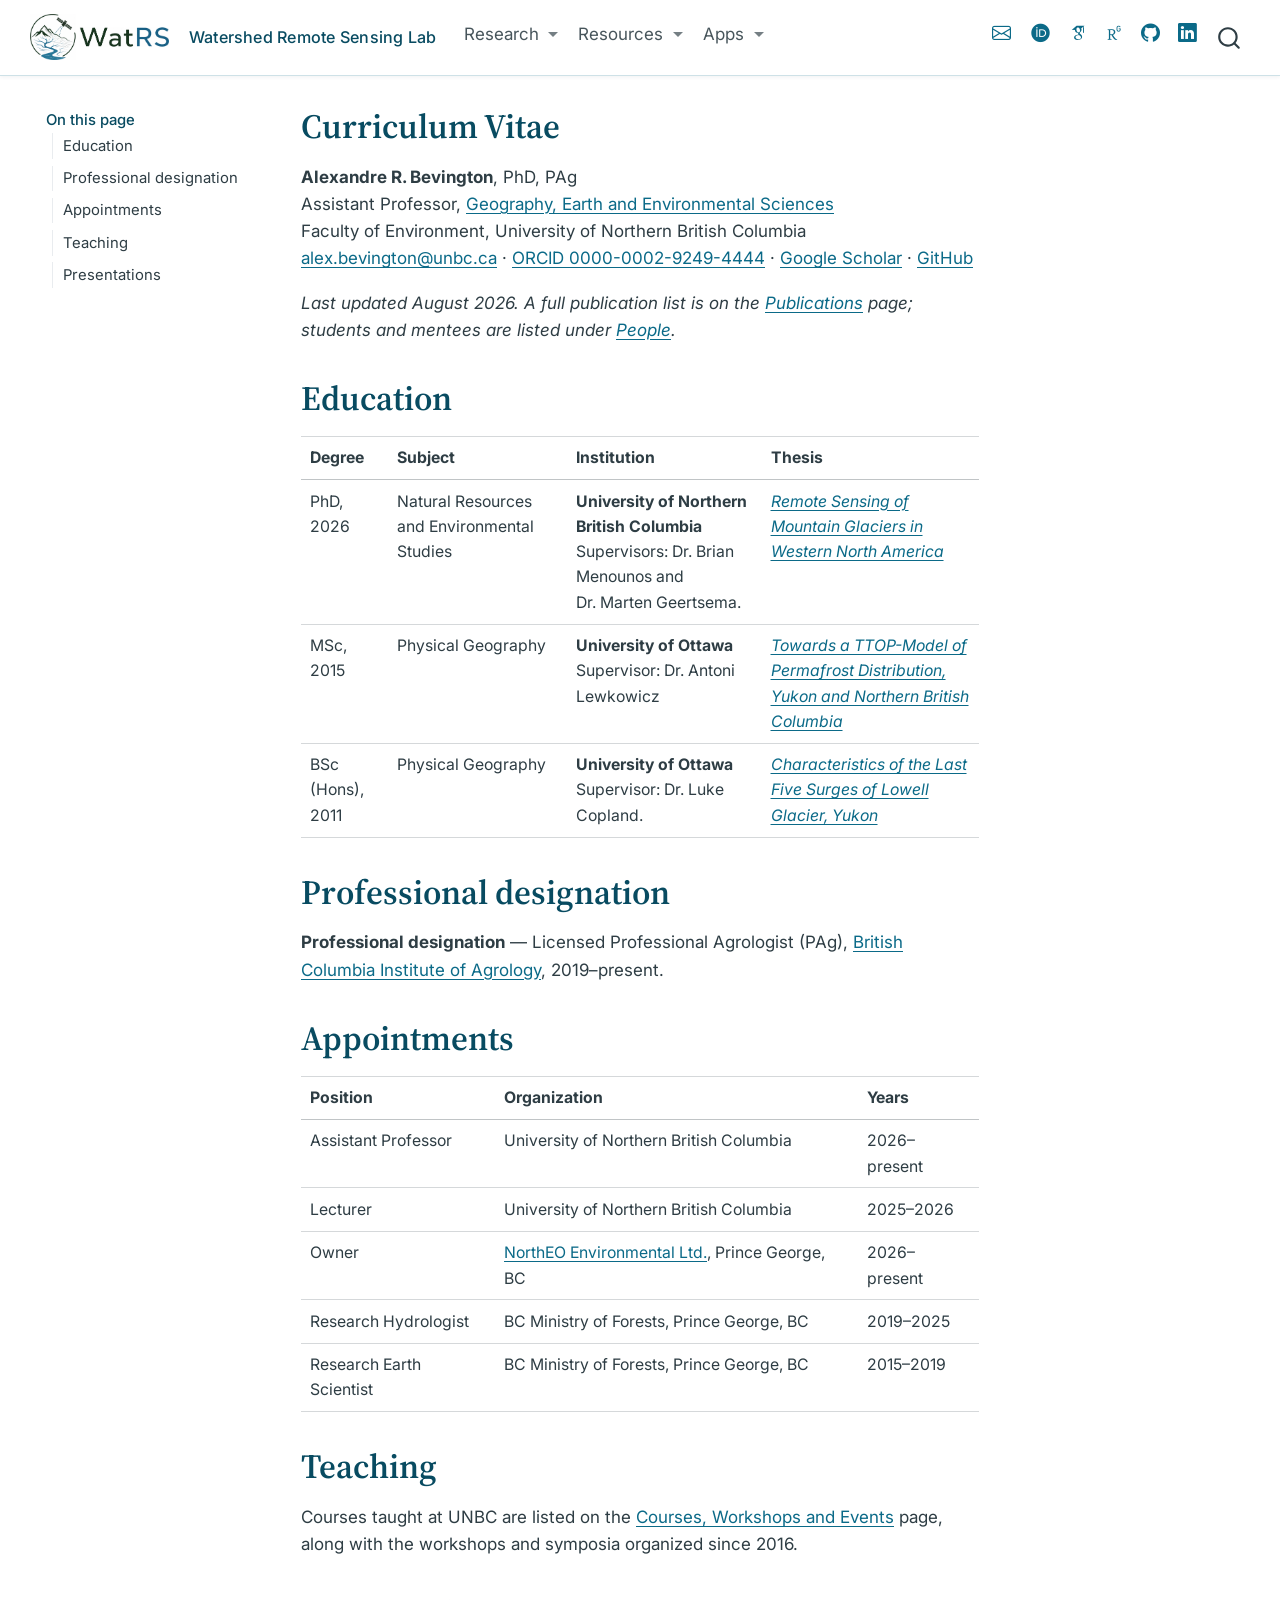
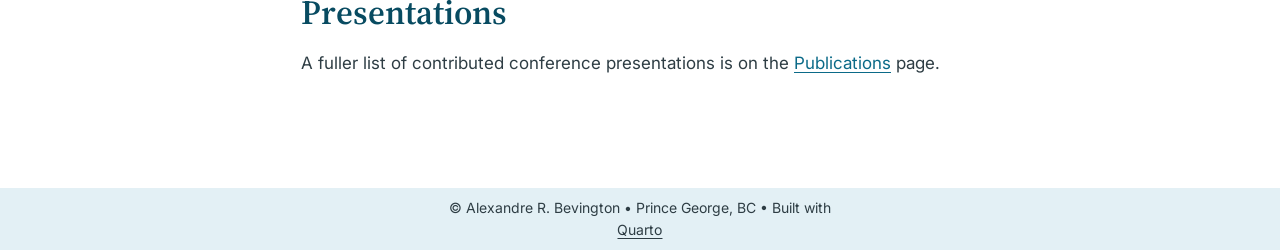
<file: docs/cv.html>
<!DOCTYPE html>
<html xmlns="http://www.w3.org/1999/xhtml" lang="en" xml:lang="en"><head>

<meta charset="utf-8">
<meta name="generator" content="quarto-1.10.18">

<meta name="viewport" content="width=device-width, initial-scale=1.0, user-scalable=yes">


<title>WatRS - CV – Watershed Remote Sensing Lab</title>
<style>
/* Default styles provided by pandoc.
** See https://pandoc.org/MANUAL.html#variables-for-html for config info.
*/
span.smallcaps{font-variant: small-caps;}
div.columns{display: flex; gap: 1.5em;}
div.column{flex: auto;}
@media screen {
div.columns{gap: min(4vw, 1.5em);}
div.column{overflow-x: auto;}
}
div.hanging-indent{margin-left: 1.5em; text-indent: -1.5em;}
ul.task-list{list-style: none;}
ul.task-list li input[type="checkbox"] {
  width: 0.8em;
  margin: 0 0.8em 0.2em -1em; /* quarto-specific, see https://github.com/quarto-dev/quarto-cli/issues/4556 */ 
  vertical-align: middle;
}
</style>


<script src="site_libs/quarto-nav/quarto-nav.js"></script>
<script src="site_libs/quarto-nav/headroom.min.js"></script>
<script src="site_libs/clipboard/clipboard.min.js"></script>
<script src="site_libs/quarto-search/autocomplete.umd.js"></script>
<script src="site_libs/quarto-search/fuse.min.js"></script>
<script src="site_libs/quarto-search/quarto-search.js"></script>
<meta name="quarto:offset" content="./">
<link href="./images/logo/watrs-favicon.png" rel="icon" type="image/png">
<script src="site_libs/quarto-html/quarto.js" type="module"></script>
<script src="site_libs/quarto-html/tabsets/tabsets.js" type="module"></script>
<script src="site_libs/quarto-html/popper.min.js"></script>
<script src="site_libs/quarto-html/tippy.umd.min.js"></script>
<script src="site_libs/quarto-html/anchor.min.js"></script>
<link href="site_libs/quarto-html/tippy.css" rel="stylesheet">
<link href="site_libs/quarto-html/quarto-syntax-highlighting-64a204ab8560d761af7679ceaba22944.css" rel="stylesheet" id="quarto-text-highlighting-styles">
<script src="site_libs/bootstrap/bootstrap.min.js"></script>
<link href="site_libs/bootstrap/bootstrap-icons.css" rel="stylesheet">
<link href="site_libs/bootstrap/bootstrap-d1c773b87a5f6f9511819a77ede35f03.min.css" rel="stylesheet" append-hash="true" id="quarto-bootstrap" data-mode="light">
<script id="quarto-search-options" type="application/json">{
  "location": "navbar",
  "copy-button": false,
  "collapse-after": 3,
  "panel-placement": "end",
  "type": "overlay",
  "limit": 50,
  "keyboard-shortcut": [
    "f",
    "/",
    "s"
  ],
  "show-item-context": false,
  "language": {
    "search-no-results-text": "No results",
    "search-matching-documents-text": "matching documents",
    "search-copy-link-title": "Copy link to search",
    "search-hide-matches-text": "Hide additional matches",
    "search-more-match-text": "more match in this document",
    "search-more-matches-text": "more matches in this document",
    "search-clear-button-title": "Clear",
    "search-text-placeholder": "",
    "search-detached-cancel-button-title": "Cancel",
    "search-submit-button-title": "Submit",
    "search-label": "Search"
  }
}</script>
<link rel="stylesheet" href="academicicons/css/academicons.min.css">
<link rel="preconnect" href="https://fonts.googleapis.com">
<link rel="preconnect" href="https://fonts.gstatic.com" crossorigin="">
<link rel="stylesheet" href="https://fonts.googleapis.com/css2?family=Inter:wght@400;500;600&amp;family=Source+Serif+4:opsz,wght@8..60,400;8..60,600;8..60,700&amp;display=swap">
<meta name="theme-color" content="#0b6a88">


</head>

<body class="floating nav-fixed quarto-light">

<div id="quarto-search-results"></div>
  <header id="quarto-header" class="headroom fixed-top">
    <nav class="navbar navbar-expand-lg " data-bs-theme="dark">
      <div class="navbar-container container-fluid">
      <div class="navbar-brand-container mx-auto">
    <a href="./index.html" class="navbar-brand navbar-brand-logo">
    <img src="./images/logo/watrs-horizontal.png" alt="Wat-RS — Watershed Remote Sensing Lab" class="navbar-logo light-content">
    <img src="./images/logo/watrs-horizontal.png" alt="Wat-RS — Watershed Remote Sensing Lab" class="navbar-logo dark-content">
    </a>
    <a class="navbar-brand" href="./index.html">
    <span class="navbar-title">Watershed Remote Sensing Lab</span>
    </a>
  </div>
            <div id="quarto-search" class="" title="Search"></div>
          <button class="navbar-toggler" type="button" data-bs-toggle="collapse" data-bs-target="#navbarCollapse" aria-controls="navbarCollapse" role="menu" aria-expanded="false" aria-label="Toggle navigation" onclick="if (window.quartoToggleHeadroom) { window.quartoToggleHeadroom(); }">
  <span class="navbar-toggler-icon"></span>
</button>
          <div class="collapse navbar-collapse" id="navbarCollapse">
            <ul class="navbar-nav navbar-nav-scroll me-auto">
  <li class="nav-item dropdown ">
    <a class="nav-link dropdown-toggle" href="#" id="nav-menu-research" role="link" data-bs-toggle="dropdown" aria-expanded="false">
 <span class="menu-text">Research</span>
    </a>
    <ul class="dropdown-menu" aria-labelledby="nav-menu-research">    
        <li>
    <a class="dropdown-item" href="./index.html">
 <span class="dropdown-text">Lab</span></a>
  </li>  
        <li>
    <a class="dropdown-item" href="./people.html">
 <span class="dropdown-text">People</span></a>
  </li>  
        <li>
    <a class="dropdown-item" href="./opportunities.html">
 <span class="dropdown-text">Opportunities</span></a>
  </li>  
        <li>
    <a class="dropdown-item" href="./pubs.html">
 <span class="dropdown-text">Publications</span></a>
  </li>  
        <li>
    <a class="dropdown-item" href="./outreach.html">
 <span class="dropdown-text">Outreach</span></a>
  </li>  
        <li>
    <a class="dropdown-item" href="./cv.html">
 <span class="dropdown-text">CV</span></a>
  </li>  
    </ul>
  </li>
  <li class="nav-item dropdown ">
    <a class="nav-link dropdown-toggle" href="#" id="nav-menu-resources" role="link" data-bs-toggle="dropdown" aria-expanded="false">
 <span class="menu-text">Resources</span>
    </a>
    <ul class="dropdown-menu" aria-labelledby="nav-menu-resources">    
        <li>
    <a class="dropdown-item" href="./courses.html">
 <span class="dropdown-text">Teaching and workshops</span></a>
  </li>  
        <li>
    <a class="dropdown-item" href="./resources.html">
 <span class="dropdown-text">Data and Tools</span></a>
  </li>  
    </ul>
  </li>
  <li class="nav-item dropdown ">
    <a class="nav-link dropdown-toggle" href="#" id="nav-menu-apps" role="link" data-bs-toggle="dropdown" aria-expanded="false">
 <span class="menu-text">Apps</span>
    </a>
    <ul class="dropdown-menu" aria-labelledby="nav-menu-apps">    
        <li>
    <a class="dropdown-item" href="https://watershed-rs.shinyapps.io/watershedBC/">
 <span class="dropdown-text">watershedBC</span></a>
  </li>  
        <li>
    <a class="dropdown-item" href="https://watershed-rs.shinyapps.io/remotelogger/">
 <span class="dropdown-text">RemoteLogger</span></a>
  </li>  
        <li>
    <a class="dropdown-item" href="https://bcgov-env.shinyapps.io/bc_gw_tools/">
 <span class="dropdown-text">Groundwater Wells</span></a>
  </li>  
        <li>
    <a class="dropdown-item" href="https://ee-bevingtona.projects.earthengine.app/view/everyimage">
 <span class="dropdown-text">EveryImage</span></a>
  </li>  
        <li>
    <a class="dropdown-item" href="https://ee-bevingtona.projects.earthengine.app/view/mosaic">
 <span class="dropdown-text">MosaicMaker</span></a>
  </li>  
        <li>
    <a class="dropdown-item" href="https://bevingtona.users.earthengine.app/view/bc-water-surface-temperature-explorer">
 <span class="dropdown-text">Water Temperature Explorer</span></a>
  </li>  
    </ul>
  </li>
</ul>
            <ul class="navbar-nav navbar-nav-scroll ms-auto">
  <li class="nav-item compact">
    <a class="nav-link" href="mailto:alex.bevington@unbc.ca"> <i class="bi bi-envelope" role="img" aria-label="Email">
</i> 
<span class="menu-text"></span></a>
  </li>  
  <li class="nav-item">
    <a class="nav-link" href="https://orcid.org/0000-0002-9249-4444"> 
<span class="menu-text"><i class="ai ai-orcid" role="img" aria-label="ORCID"></i></span></a>
  </li>  
  <li class="nav-item">
    <a class="nav-link" href="https://scholar.google.com/citations?user=5SVDaREAAAAJ&amp;hl=en"> 
<span class="menu-text"><i class="ai ai-google-scholar" role="img" aria-label="Google Scholar"></i></span></a>
  </li>  
  <li class="nav-item">
    <a class="nav-link" href="https://www.researchgate.net/profile/Alexandre-Bevington"> 
<span class="menu-text"><i class="ai ai-researchgate" role="img" aria-label="ResearchGate"></i></span></a>
  </li>  
  <li class="nav-item compact">
    <a class="nav-link" href="https://github.com/Wat-RS"> <i class="bi bi-github" role="img" aria-label="GitHub">
</i> 
<span class="menu-text"></span></a>
  </li>  
  <li class="nav-item compact">
    <a class="nav-link" href="https://www.linkedin.com/company/142884678/"> <i class="bi bi-linkedin" role="img" aria-label="LinkedIn">
</i> 
<span class="menu-text"></span></a>
  </li>  
</ul>
          </div> <!-- /navcollapse -->
            <div class="quarto-navbar-tools">
</div>
      </div> <!-- /container-fluid -->
    </nav>
</header>
<!-- content -->
<div id="quarto-content" class="quarto-container page-columns page-rows-contents page-layout-article page-navbar">
<!-- sidebar -->
  <nav id="quarto-sidebar" class="sidebar collapse collapse-horizontal quarto-sidebar-collapse-item sidebar-navigation floating overflow-auto">
    <nav id="TOC" role="doc-toc" class="toc-active" data-toc-expanded="1">
    <h2 id="toc-title">On this page</h2>
   
  <ul>
  <li><a href="#education" id="toc-education" class="nav-link active" data-scroll-target="#education">Education</a></li>
  <li><a href="#professional-designation" id="toc-professional-designation" class="nav-link" data-scroll-target="#professional-designation">Professional designation</a></li>
  <li><a href="#appointments" id="toc-appointments" class="nav-link" data-scroll-target="#appointments">Appointments</a></li>
  <li><a href="#teaching" id="toc-teaching" class="nav-link" data-scroll-target="#teaching">Teaching</a></li>
  <li><a href="#presentations" id="toc-presentations" class="nav-link" data-scroll-target="#presentations">Presentations</a></li>
  <li><a href="#section" id="toc-section" class="nav-link" data-scroll-target="#section"></a></li>
  </ul>
</nav>
</nav>
<div id="quarto-sidebar-glass" class="quarto-sidebar-collapse-item" data-bs-toggle="collapse" data-bs-target=".quarto-sidebar-collapse-item"></div>
<!-- margin-sidebar -->
    <div id="quarto-margin-sidebar" class="sidebar margin-sidebar zindex-bottom">
    </div>
<!-- main -->
<main class="content" id="quarto-document-content">

<header id="title-block-header" class="quarto-title-block default">
<div class="quarto-title">
<h1 class="title">Curriculum Vitae</h1>
</div>



<div class="quarto-title-meta">

    
  
    
  </div>
  


</header>


<p><strong>Alexandre R. Bevington</strong>, PhD, PAg<br>
Assistant Professor, <a href="https://www.unbc.ca/department-geography-earth-and-environmental-sciences">Geography, Earth and Environmental Sciences</a><br>
Faculty of Environment, University of Northern British Columbia<br>
<a href="mailto:alex.bevington@unbc.ca">alex.bevington@unbc.ca</a> · <a href="https://orcid.org/0000-0002-9249-4444">ORCID 0000-0002-9249-4444</a> · <a href="https://scholar.google.com/citations?user=5SVDaREAAAAJ&amp;hl=en">Google Scholar</a> · <a href="https://github.com/bevingtona">GitHub</a></p>
<p><em>Last updated August 2026. A full publication list is on the <a href="./pubs.html">Publications</a> page; students and mentees are listed under <a href="./people.html">People</a>.</em></p>
<section id="education" class="level1">
<h1>Education</h1>
<table class="caption-top table">
<thead>
<tr class="header">
<th>Degree</th>
<th>Subject</th>
<th>Institution</th>
<th>Thesis</th>
</tr>
</thead>
<tbody>
<tr class="odd">
<td>PhD, 2026</td>
<td>Natural Resources and Environmental Studies</td>
<td><strong>University of Northern British Columbia</strong><br>
Supervisors: Dr.&nbsp;Brian Menounos and Dr.&nbsp;Marten Geertsema.</td>
<td><a href="https://unbc.arcabc.ca/dissertations-and-theses/30759"><em>Remote Sensing of Mountain Glaciers in Western North America</em></a></td>
</tr>
<tr class="even">
<td>MSc, 2015</td>
<td>Physical Geography</td>
<td><strong>University of Ottawa</strong><br>
Supervisor: Dr.&nbsp;Antoni Lewkowicz</td>
<td><a href="http://hdl.handle.net/10393/32464"><em>Towards a TTOP-Model of Permafrost Distribution, Yukon and Northern British Columbia</em></a></td>
</tr>
<tr class="odd">
<td>BSc (Hons), 2011</td>
<td>Physical Geography</td>
<td><strong>University of Ottawa</strong><br>
Supervisor: Dr.&nbsp;Luke Copland.</td>
<td><a href="https://www.cambridge.org/core/journals/journal-of-glaciology/article/characteristics-of-the-last-five-surges-of-lowell-glacier-yukon-canada-since-1948/0A99640BB55A45F240B23101E87A69D3"><em>Characteristics of the Last Five Surges of Lowell Glacier, Yukon</em></a></td>
</tr>
</tbody>
</table>
</section>
<section id="professional-designation" class="level1">
<h1>Professional designation</h1>
<p><strong>Professional designation</strong> — Licensed Professional Agrologist (PAg), <a href="https://bcia.com/">British Columbia Institute of Agrology</a>, 2019–present.</p>
</section>
<section id="appointments" class="level1">
<h1>Appointments</h1>
<table class="caption-top table">
<thead>
<tr class="header">
<th>Position</th>
<th>Organization</th>
<th>Years</th>
</tr>
</thead>
<tbody>
<tr class="odd">
<td>Assistant Professor</td>
<td>University of Northern British Columbia</td>
<td>2026–present</td>
</tr>
<tr class="even">
<td>Lecturer</td>
<td>University of Northern British Columbia</td>
<td>2025–2026</td>
</tr>
<tr class="odd">
<td>Owner</td>
<td><a href="https://northeo.ca/">NorthEO Environmental Ltd.</a>, Prince George, BC</td>
<td>2026–present</td>
</tr>
<tr class="even">
<td>Research Hydrologist</td>
<td>BC Ministry of Forests, Prince George, BC</td>
<td>2019–2025</td>
</tr>
<tr class="odd">
<td>Research Earth Scientist</td>
<td>BC Ministry of Forests, Prince George, BC</td>
<td>2015–2019</td>
</tr>
</tbody>
</table>
</section>
<section id="teaching" class="level1">
<h1>Teaching</h1>
<p>Courses taught at UNBC are listed on the <a href="./courses.html">Courses, Workshops and Events</a> page, along with the workshops and symposia organized since 2016.</p>
</section>
<section id="presentations" class="level1">
<h1>Presentations</h1>
<p>A fuller list of contributed conference presentations is on the <a href="./pubs.html">Publications</a> page.</p>
</section>
<section id="section" class="level1">
<h1></h1>


</section>

</main> <!-- /main -->
<script id="quarto-html-after-body" type="application/javascript">
  window.document.addEventListener("DOMContentLoaded", function (event) {
    const icon = "";
    const anchorJS = new window.AnchorJS();
    anchorJS.options = {
      placement: 'right',
      icon: icon
    };
    anchorJS.add('.anchored');
    const isCodeAnnotation = (el) => {
      for (const clz of el.classList) {
        if (clz.startsWith('code-annotation-')) {                     
          return true;
        }
      }
      return false;
    }
    const onCopySuccess = function(e) {
      // button target
      const button = e.trigger;
      // don't keep focus
      button.blur();
      // flash "checked"
      button.classList.add('code-copy-button-checked');
      var currentTitle = button.getAttribute("title");
      button.setAttribute("title", "Copied!");
      let tooltip;
      if (window.bootstrap) {
        button.setAttribute("data-bs-toggle", "tooltip");
        button.setAttribute("data-bs-placement", "left");
        button.setAttribute("data-bs-title", "Copied!");
        tooltip = new bootstrap.Tooltip(button, 
          { trigger: "manual", 
            customClass: "code-copy-button-tooltip",
            offset: [0, -8]});
        tooltip.show();    
      }
      setTimeout(function() {
        if (tooltip) {
          tooltip.hide();
          button.removeAttribute("data-bs-title");
          button.removeAttribute("data-bs-toggle");
          button.removeAttribute("data-bs-placement");
        }
        button.setAttribute("title", currentTitle);
        button.classList.remove('code-copy-button-checked');
      }, 1000);
      // clear code selection
      e.clearSelection();
    }
    const getTextToCopy = function(trigger) {
      const outerScaffold = trigger.parentElement.cloneNode(true);
      const codeEl = outerScaffold.querySelector('code');
      for (const childEl of codeEl.children) {
        if (isCodeAnnotation(childEl)) {
          childEl.remove();
        }
      }
      return codeEl.innerText;
    }
    const clipboard = new window.ClipboardJS('.code-copy-button:not([data-in-quarto-modal])', {
      text: getTextToCopy
    });
    clipboard.on('success', onCopySuccess);
    if (window.document.getElementById('quarto-embedded-source-code-modal')) {
      const clipboardModal = new window.ClipboardJS('.code-copy-button[data-in-quarto-modal]', {
        text: getTextToCopy,
        container: window.document.getElementById('quarto-embedded-source-code-modal')
      });
      clipboardModal.on('success', onCopySuccess);
    }
      var localhostRegex = new RegExp(/^(?:http|https):\/\/localhost\:?[0-9]*\//);
      var mailtoRegex = new RegExp(/^mailto:/);
        var filterRegex = new RegExp("https:\/\/watershedlab\.ca");
      var isInternal = (href) => {
          return filterRegex.test(href) || localhostRegex.test(href) || mailtoRegex.test(href);
      }
      // Inspect non-navigation links and adorn them if external
     var links = window.document.querySelectorAll('a[href]:not(.nav-link):not(.navbar-brand):not(.toc-action):not(.sidebar-link):not(.sidebar-item-toggle):not(.pagination-link):not(.no-external):not([aria-hidden]):not(.dropdown-item):not(.quarto-navigation-tool):not(.about-link)');
      for (var i=0; i<links.length; i++) {
        const link = links[i];
        if (!isInternal(link.href)) {
          // undo the damage that might have been done by quarto-nav.js in the case of
          // links that we want to consider external
          if (link.dataset.originalHref !== undefined) {
            link.href = link.dataset.originalHref;
          }
            // target, if specified
            link.setAttribute("target", "_blank");
            if (link.getAttribute("rel") === null) {
              link.setAttribute("rel", "noopener");
            }
        }
      }
    function tippyHover(el, contentFn, onTriggerFn, onUntriggerFn) {
      const config = {
        allowHTML: true,
        maxWidth: 500,
        delay: 100,
        arrow: false,
        appendTo: function(el) {
            return el.parentElement;
        },
        interactive: true,
        interactiveBorder: 10,
        theme: 'quarto',
        placement: 'bottom-start',
      };
      if (contentFn) {
        config.content = contentFn;
      }
      if (onTriggerFn) {
        config.onTrigger = onTriggerFn;
      }
      if (onUntriggerFn) {
        config.onUntrigger = onUntriggerFn;
      }
      window.tippy(el, config); 
    }
    const noterefs = window.document.querySelectorAll('a[role="doc-noteref"]');
    for (var i=0; i<noterefs.length; i++) {
      const ref = noterefs[i];
      tippyHover(ref, function() {
        // use id or data attribute instead here
        let href = ref.getAttribute('data-footnote-href') || ref.getAttribute('href');
        try { href = new URL(href).hash; } catch {}
        const id = href.replace(/^#\/?/, "");
        const note = window.document.getElementById(id);
        if (note) {
          return note.innerHTML;
        } else {
          return "";
        }
      });
    }
    const xrefs = window.document.querySelectorAll('a.quarto-xref');
    const processXRef = (id, note) => {
      // Strip column container classes
      const stripColumnClz = (el) => {
        el.classList.remove("page-full", "page-columns");
        if (el.children) {
          for (const child of el.children) {
            stripColumnClz(child);
          }
        }
      }
      stripColumnClz(note)
      if (id === null || id.startsWith('sec-')) {
        // Special case sections, only their first couple elements
        const container = document.createElement("div");
        if (note.children && note.children.length > 2) {
          container.appendChild(note.children[0].cloneNode(true));
          for (let i = 1; i < note.children.length; i++) {
            const child = note.children[i];
            if (child.tagName === "P" && child.innerText === "") {
              continue;
            } else {
              container.appendChild(child.cloneNode(true));
              break;
            }
          }
          if (window.Quarto?.typesetMath) {
            window.Quarto.typesetMath(container);
          }
          return container.innerHTML
        } else {
          if (window.Quarto?.typesetMath) {
            window.Quarto.typesetMath(note);
          }
          return note.innerHTML;
        }
      } else {
        // Remove any anchor links if they are present
        const anchorLink = note.querySelector('a.anchorjs-link');
        if (anchorLink) {
          anchorLink.remove();
        }
        if (window.Quarto?.typesetMath) {
          window.Quarto.typesetMath(note);
        }
        if (note.classList.contains("callout")) {
          return note.outerHTML;
        } else {
          return note.innerHTML;
        }
      }
    }
    for (var i=0; i<xrefs.length; i++) {
      const xref = xrefs[i];
      tippyHover(xref, undefined, function(instance) {
        instance.disable();
        let url = xref.getAttribute('href');
        let hash = undefined; 
        if (url.startsWith('#')) {
          hash = url;
        } else {
          try { hash = new URL(url).hash; } catch {}
        }
        if (hash) {
          const id = hash.replace(/^#\/?/, "");
          const note = window.document.getElementById(id);
          if (note !== null) {
            try {
              const html = processXRef(id, note.cloneNode(true));
              instance.setContent(html);
            } finally {
              instance.enable();
              instance.show();
            }
          } else {
            // See if we can fetch this
            fetch(url.split('#')[0])
            .then(res => res.text())
            .then(html => {
              const parser = new DOMParser();
              const htmlDoc = parser.parseFromString(html, "text/html");
              const note = htmlDoc.getElementById(id);
              if (note !== null) {
                const html = processXRef(id, note);
                instance.setContent(html);
              } 
            }).finally(() => {
              instance.enable();
              instance.show();
            });
          }
        } else {
          // See if we can fetch a full url (with no hash to target)
          // This is a special case and we should probably do some content thinning / targeting
          fetch(url)
          .then(res => res.text())
          .then(html => {
            const parser = new DOMParser();
            const htmlDoc = parser.parseFromString(html, "text/html");
            const note = htmlDoc.querySelector('main.content');
            if (note !== null) {
              // This should only happen for chapter cross references
              // (since there is no id in the URL)
              // remove the first header
              if (note.children.length > 0 && note.children[0].tagName === "HEADER") {
                note.children[0].remove();
              }
              const html = processXRef(null, note);
              instance.setContent(html);
            } 
          }).finally(() => {
            instance.enable();
            instance.show();
          });
        }
      }, function(instance) {
      });
    }
        let selectedAnnoteEl;
        const selectorForAnnotation = ( cell, annotation) => {
          let cellAttr = 'data-code-cell="' + cell + '"';
          let lineAttr = 'data-code-annotation="' +  annotation + '"';
          const selector = 'span[' + cellAttr + '][' + lineAttr + ']';
          return selector;
        }
        const selectCodeLines = (annoteEl) => {
          const doc = window.document;
          const targetCell = annoteEl.getAttribute("data-target-cell");
          const targetAnnotation = annoteEl.getAttribute("data-target-annotation");
          const annoteSpan = window.document.querySelector(selectorForAnnotation(targetCell, targetAnnotation));
          const lines = annoteSpan.getAttribute("data-code-lines").split(",");
          const lineIds = lines.map((line) => {
            return targetCell + "-" + line;
          })
          let top = null;
          let height = null;
          let parent = null;
          if (lineIds.length > 0) {
              //compute the position of the single el (top and bottom and make a div)
              const el = window.document.getElementById(lineIds[0]);
              top = el.offsetTop;
              height = el.offsetHeight;
              parent = el.parentElement.parentElement;
            if (lineIds.length > 1) {
              const lastEl = window.document.getElementById(lineIds[lineIds.length - 1]);
              const bottom = lastEl.offsetTop + lastEl.offsetHeight;
              height = bottom - top;
            }
            if (top !== null && height !== null && parent !== null) {
              // cook up a div (if necessary) and position it 
              let div = window.document.getElementById("code-annotation-line-highlight");
              if (div === null) {
                div = window.document.createElement("div");
                div.setAttribute("id", "code-annotation-line-highlight");
                div.style.position = 'absolute';
                parent.appendChild(div);
              }
              div.style.top = top - 2 + "px";
              div.style.height = height + 4 + "px";
              div.style.left = 0;
              let gutterDiv = window.document.getElementById("code-annotation-line-highlight-gutter");
              if (gutterDiv === null) {
                gutterDiv = window.document.createElement("div");
                gutterDiv.setAttribute("id", "code-annotation-line-highlight-gutter");
                gutterDiv.style.position = 'absolute';
                const codeCell = window.document.getElementById(targetCell);
                const gutter = codeCell.querySelector('.code-annotation-gutter');
                gutter.appendChild(gutterDiv);
              }
              gutterDiv.style.top = top - 2 + "px";
              gutterDiv.style.height = height + 4 + "px";
            }
            selectedAnnoteEl = annoteEl;
          }
        };
        const unselectCodeLines = () => {
          const elementsIds = ["code-annotation-line-highlight", "code-annotation-line-highlight-gutter"];
          elementsIds.forEach((elId) => {
            const div = window.document.getElementById(elId);
            if (div) {
              div.remove();
            }
          });
          selectedAnnoteEl = undefined;
        };
          // Handle positioning of the toggle
      window.addEventListener(
        "resize",
        throttle(() => {
          elRect = undefined;
          if (selectedAnnoteEl) {
            selectCodeLines(selectedAnnoteEl);
          }
        }, 10)
      );
      function throttle(fn, ms) {
      let throttle = false;
      let timer;
        return (...args) => {
          if(!throttle) { // first call gets through
              fn.apply(this, args);
              throttle = true;
          } else { // all the others get throttled
              if(timer) clearTimeout(timer); // cancel #2
              timer = setTimeout(() => {
                fn.apply(this, args);
                timer = throttle = false;
              }, ms);
          }
        };
      }
        // Attach click handler to the DT
        const annoteDls = window.document.querySelectorAll('dt[data-target-cell]');
        for (const annoteDlNode of annoteDls) {
          annoteDlNode.addEventListener('click', (event) => {
            const clickedEl = event.target;
            if (clickedEl !== selectedAnnoteEl) {
              unselectCodeLines();
              const activeEl = window.document.querySelector('dt[data-target-cell].code-annotation-active');
              if (activeEl) {
                activeEl.classList.remove('code-annotation-active');
              }
              selectCodeLines(clickedEl);
              clickedEl.classList.add('code-annotation-active');
            } else {
              // Unselect the line
              unselectCodeLines();
              clickedEl.classList.remove('code-annotation-active');
            }
          });
        }
    const findCites = (el) => {
      const parentEl = el.parentElement;
      if (parentEl) {
        const cites = parentEl.dataset.cites;
        if (cites) {
          return {
            el,
            cites: cites.split(' ')
          };
        } else {
          return findCites(el.parentElement)
        }
      } else {
        return undefined;
      }
    };
    var bibliorefs = window.document.querySelectorAll('a[role="doc-biblioref"]');
    for (var i=0; i<bibliorefs.length; i++) {
      const ref = bibliorefs[i];
      const citeInfo = findCites(ref);
      if (citeInfo) {
        tippyHover(citeInfo.el, function() {
          var popup = window.document.createElement('div');
          citeInfo.cites.forEach(function(cite) {
            var citeDiv = window.document.createElement('div');
            citeDiv.classList.add('hanging-indent');
            citeDiv.classList.add('csl-entry');
            var biblioDiv = window.document.getElementById('ref-' + cite);
            if (biblioDiv) {
              citeDiv.innerHTML = biblioDiv.innerHTML;
            }
            popup.appendChild(citeDiv);
          });
          return popup.innerHTML;
        });
      }
    }
  });
  </script>
</div> <!-- /content -->
<footer class="footer">
  <div class="nav-footer">
    <div class="nav-footer-left">
      &nbsp;
    </div>   
    <div class="nav-footer-center">
<p>© Alexandre R. Bevington • Prince George, BC • Built with <a href="https://quarto.org">Quarto</a></p>
</div>
    <div class="nav-footer-right">
      &nbsp;
    </div>
  </div>
</footer>




</body></html>
</file>
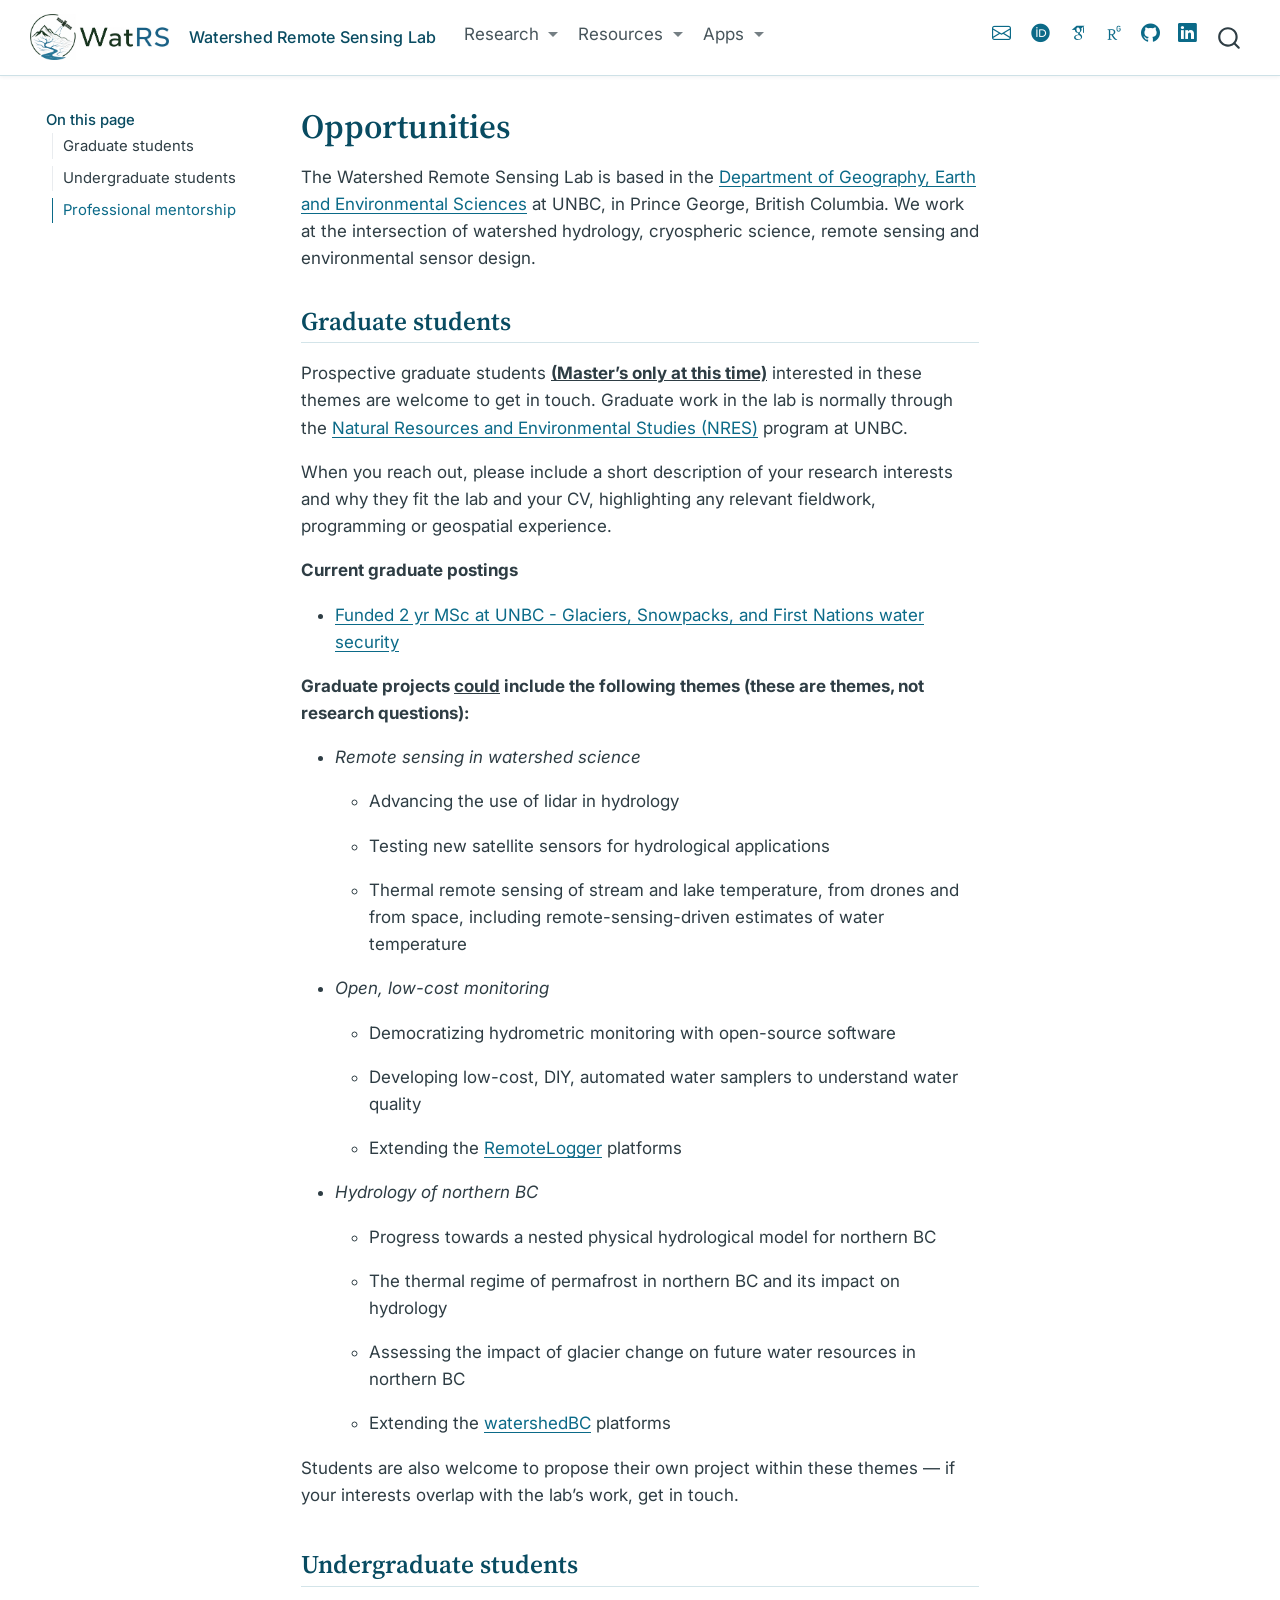
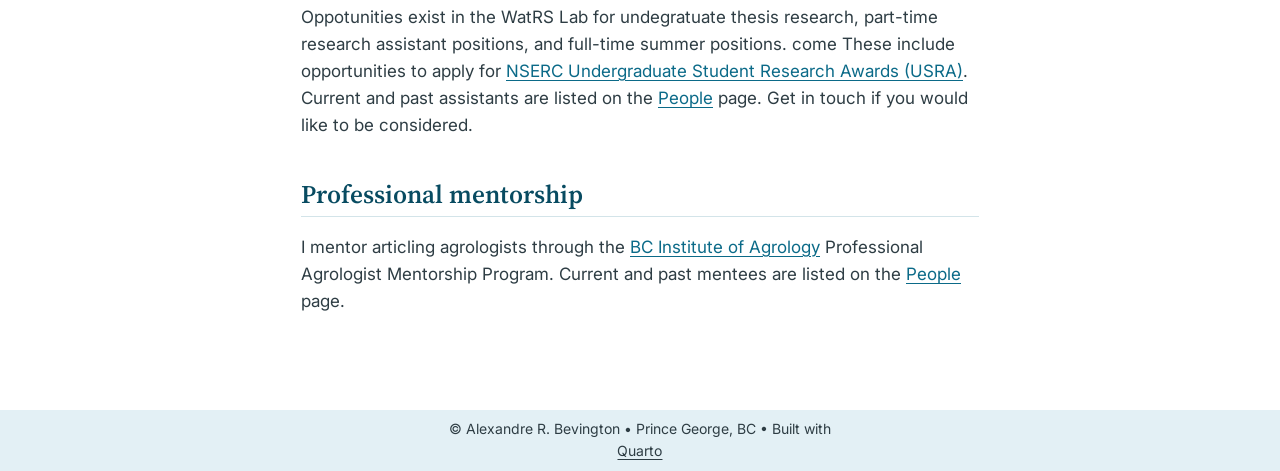
<file: docs/opportunities.html>
<!DOCTYPE html>
<html xmlns="http://www.w3.org/1999/xhtml" lang="en" xml:lang="en"><head>

<meta charset="utf-8">
<meta name="generator" content="quarto-1.10.18">

<meta name="viewport" content="width=device-width, initial-scale=1.0, user-scalable=yes">


<title>WatRS - Opportunities – Watershed Remote Sensing Lab</title>
<style>
/* Default styles provided by pandoc.
** See https://pandoc.org/MANUAL.html#variables-for-html for config info.
*/
span.smallcaps{font-variant: small-caps;}
div.columns{display: flex; gap: 1.5em;}
div.column{flex: auto;}
@media screen {
div.columns{gap: min(4vw, 1.5em);}
div.column{overflow-x: auto;}
}
div.hanging-indent{margin-left: 1.5em; text-indent: -1.5em;}
ul.task-list{list-style: none;}
ul.task-list li input[type="checkbox"] {
  width: 0.8em;
  margin: 0 0.8em 0.2em -1em; /* quarto-specific, see https://github.com/quarto-dev/quarto-cli/issues/4556 */ 
  vertical-align: middle;
}
</style>


<script src="site_libs/quarto-nav/quarto-nav.js"></script>
<script src="site_libs/quarto-nav/headroom.min.js"></script>
<script src="site_libs/clipboard/clipboard.min.js"></script>
<script src="site_libs/quarto-search/autocomplete.umd.js"></script>
<script src="site_libs/quarto-search/fuse.min.js"></script>
<script src="site_libs/quarto-search/quarto-search.js"></script>
<meta name="quarto:offset" content="./">
<link href="./images/logo/watrs-favicon.png" rel="icon" type="image/png">
<script src="site_libs/quarto-html/quarto.js" type="module"></script>
<script src="site_libs/quarto-html/tabsets/tabsets.js" type="module"></script>
<script src="site_libs/quarto-html/popper.min.js"></script>
<script src="site_libs/quarto-html/tippy.umd.min.js"></script>
<script src="site_libs/quarto-html/anchor.min.js"></script>
<link href="site_libs/quarto-html/tippy.css" rel="stylesheet">
<link href="site_libs/quarto-html/quarto-syntax-highlighting-64a204ab8560d761af7679ceaba22944.css" rel="stylesheet" id="quarto-text-highlighting-styles">
<script src="site_libs/bootstrap/bootstrap.min.js"></script>
<link href="site_libs/bootstrap/bootstrap-icons.css" rel="stylesheet">
<link href="site_libs/bootstrap/bootstrap-d1c773b87a5f6f9511819a77ede35f03.min.css" rel="stylesheet" append-hash="true" id="quarto-bootstrap" data-mode="light">
<script id="quarto-search-options" type="application/json">{
  "location": "navbar",
  "copy-button": false,
  "collapse-after": 3,
  "panel-placement": "end",
  "type": "overlay",
  "limit": 50,
  "keyboard-shortcut": [
    "f",
    "/",
    "s"
  ],
  "show-item-context": false,
  "language": {
    "search-no-results-text": "No results",
    "search-matching-documents-text": "matching documents",
    "search-copy-link-title": "Copy link to search",
    "search-hide-matches-text": "Hide additional matches",
    "search-more-match-text": "more match in this document",
    "search-more-matches-text": "more matches in this document",
    "search-clear-button-title": "Clear",
    "search-text-placeholder": "",
    "search-detached-cancel-button-title": "Cancel",
    "search-submit-button-title": "Submit",
    "search-label": "Search"
  }
}</script>
<link rel="stylesheet" href="academicicons/css/academicons.min.css">
<link rel="preconnect" href="https://fonts.googleapis.com">
<link rel="preconnect" href="https://fonts.gstatic.com" crossorigin="">
<link rel="stylesheet" href="https://fonts.googleapis.com/css2?family=Inter:wght@400;500;600&amp;family=Source+Serif+4:opsz,wght@8..60,400;8..60,600;8..60,700&amp;display=swap">
<meta name="theme-color" content="#0b6a88">


</head>

<body class="floating nav-fixed quarto-light">

<div id="quarto-search-results"></div>
  <header id="quarto-header" class="headroom fixed-top">
    <nav class="navbar navbar-expand-lg " data-bs-theme="dark">
      <div class="navbar-container container-fluid">
      <div class="navbar-brand-container mx-auto">
    <a href="./index.html" class="navbar-brand navbar-brand-logo">
    <img src="./images/logo/watrs-horizontal.png" alt="Wat-RS — Watershed Remote Sensing Lab" class="navbar-logo light-content">
    <img src="./images/logo/watrs-horizontal.png" alt="Wat-RS — Watershed Remote Sensing Lab" class="navbar-logo dark-content">
    </a>
    <a class="navbar-brand" href="./index.html">
    <span class="navbar-title">Watershed Remote Sensing Lab</span>
    </a>
  </div>
            <div id="quarto-search" class="" title="Search"></div>
          <button class="navbar-toggler" type="button" data-bs-toggle="collapse" data-bs-target="#navbarCollapse" aria-controls="navbarCollapse" role="menu" aria-expanded="false" aria-label="Toggle navigation" onclick="if (window.quartoToggleHeadroom) { window.quartoToggleHeadroom(); }">
  <span class="navbar-toggler-icon"></span>
</button>
          <div class="collapse navbar-collapse" id="navbarCollapse">
            <ul class="navbar-nav navbar-nav-scroll me-auto">
  <li class="nav-item dropdown ">
    <a class="nav-link dropdown-toggle" href="#" id="nav-menu-research" role="link" data-bs-toggle="dropdown" aria-expanded="false">
 <span class="menu-text">Research</span>
    </a>
    <ul class="dropdown-menu" aria-labelledby="nav-menu-research">    
        <li>
    <a class="dropdown-item" href="./index.html">
 <span class="dropdown-text">Lab</span></a>
  </li>  
        <li>
    <a class="dropdown-item" href="./people.html">
 <span class="dropdown-text">People</span></a>
  </li>  
        <li>
    <a class="dropdown-item" href="./opportunities.html">
 <span class="dropdown-text">Opportunities</span></a>
  </li>  
        <li>
    <a class="dropdown-item" href="./pubs.html">
 <span class="dropdown-text">Publications</span></a>
  </li>  
        <li>
    <a class="dropdown-item" href="./outreach.html">
 <span class="dropdown-text">Outreach</span></a>
  </li>  
        <li>
    <a class="dropdown-item" href="./cv.html">
 <span class="dropdown-text">CV</span></a>
  </li>  
    </ul>
  </li>
  <li class="nav-item dropdown ">
    <a class="nav-link dropdown-toggle" href="#" id="nav-menu-resources" role="link" data-bs-toggle="dropdown" aria-expanded="false">
 <span class="menu-text">Resources</span>
    </a>
    <ul class="dropdown-menu" aria-labelledby="nav-menu-resources">    
        <li>
    <a class="dropdown-item" href="./courses.html">
 <span class="dropdown-text">Teaching and workshops</span></a>
  </li>  
        <li>
    <a class="dropdown-item" href="./resources.html">
 <span class="dropdown-text">Data and Tools</span></a>
  </li>  
    </ul>
  </li>
  <li class="nav-item dropdown ">
    <a class="nav-link dropdown-toggle" href="#" id="nav-menu-apps" role="link" data-bs-toggle="dropdown" aria-expanded="false">
 <span class="menu-text">Apps</span>
    </a>
    <ul class="dropdown-menu" aria-labelledby="nav-menu-apps">    
        <li>
    <a class="dropdown-item" href="https://watershed-rs.shinyapps.io/watershedBC/">
 <span class="dropdown-text">watershedBC</span></a>
  </li>  
        <li>
    <a class="dropdown-item" href="https://watershed-rs.shinyapps.io/remotelogger/">
 <span class="dropdown-text">RemoteLogger</span></a>
  </li>  
        <li>
    <a class="dropdown-item" href="https://bcgov-env.shinyapps.io/bc_gw_tools/">
 <span class="dropdown-text">Groundwater Wells</span></a>
  </li>  
        <li>
    <a class="dropdown-item" href="https://ee-bevingtona.projects.earthengine.app/view/everyimage">
 <span class="dropdown-text">EveryImage</span></a>
  </li>  
        <li>
    <a class="dropdown-item" href="https://ee-bevingtona.projects.earthengine.app/view/mosaic">
 <span class="dropdown-text">MosaicMaker</span></a>
  </li>  
        <li>
    <a class="dropdown-item" href="https://bevingtona.users.earthengine.app/view/bc-water-surface-temperature-explorer">
 <span class="dropdown-text">Water Temperature Explorer</span></a>
  </li>  
    </ul>
  </li>
</ul>
            <ul class="navbar-nav navbar-nav-scroll ms-auto">
  <li class="nav-item compact">
    <a class="nav-link" href="mailto:alex.bevington@unbc.ca"> <i class="bi bi-envelope" role="img" aria-label="Email">
</i> 
<span class="menu-text"></span></a>
  </li>  
  <li class="nav-item">
    <a class="nav-link" href="https://orcid.org/0000-0002-9249-4444"> 
<span class="menu-text"><i class="ai ai-orcid" role="img" aria-label="ORCID"></i></span></a>
  </li>  
  <li class="nav-item">
    <a class="nav-link" href="https://scholar.google.com/citations?user=5SVDaREAAAAJ&amp;hl=en"> 
<span class="menu-text"><i class="ai ai-google-scholar" role="img" aria-label="Google Scholar"></i></span></a>
  </li>  
  <li class="nav-item">
    <a class="nav-link" href="https://www.researchgate.net/profile/Alexandre-Bevington"> 
<span class="menu-text"><i class="ai ai-researchgate" role="img" aria-label="ResearchGate"></i></span></a>
  </li>  
  <li class="nav-item compact">
    <a class="nav-link" href="https://github.com/Wat-RS"> <i class="bi bi-github" role="img" aria-label="GitHub">
</i> 
<span class="menu-text"></span></a>
  </li>  
  <li class="nav-item compact">
    <a class="nav-link" href="https://www.linkedin.com/company/142884678/"> <i class="bi bi-linkedin" role="img" aria-label="LinkedIn">
</i> 
<span class="menu-text"></span></a>
  </li>  
</ul>
          </div> <!-- /navcollapse -->
            <div class="quarto-navbar-tools">
</div>
      </div> <!-- /container-fluid -->
    </nav>
</header>
<!-- content -->
<div id="quarto-content" class="quarto-container page-columns page-rows-contents page-layout-article page-navbar">
<!-- sidebar -->
  <nav id="quarto-sidebar" class="sidebar collapse collapse-horizontal quarto-sidebar-collapse-item sidebar-navigation floating overflow-auto">
    <nav id="TOC" role="doc-toc" class="toc-active">
    <h2 id="toc-title">On this page</h2>
   
  <ul>
  <li><a href="#graduate-students" id="toc-graduate-students" class="nav-link active" data-scroll-target="#graduate-students">Graduate students</a></li>
  <li><a href="#undergraduate-students" id="toc-undergraduate-students" class="nav-link" data-scroll-target="#undergraduate-students">Undergraduate students</a></li>
  <li><a href="#professional-mentorship" id="toc-professional-mentorship" class="nav-link" data-scroll-target="#professional-mentorship">Professional mentorship</a></li>
  </ul>
</nav>
</nav>
<div id="quarto-sidebar-glass" class="quarto-sidebar-collapse-item" data-bs-toggle="collapse" data-bs-target=".quarto-sidebar-collapse-item"></div>
<!-- margin-sidebar -->
    <div id="quarto-margin-sidebar" class="sidebar margin-sidebar zindex-bottom">
    </div>
<!-- main -->
<main class="content" id="quarto-document-content">

<header id="title-block-header" class="quarto-title-block default">
<div class="quarto-title">
<h1 class="title">Opportunities</h1>
</div>



<div class="quarto-title-meta">

    
  
    
  </div>
  


</header>


<p>The Watershed Remote Sensing Lab is based in the <a href="https://www.unbc.ca/department-geography-earth-and-environmental-sciences">Department of Geography, Earth and Environmental Sciences</a> at UNBC, in Prince George, British Columbia. We work at the intersection of watershed hydrology, cryospheric science, remote sensing and environmental sensor design.</p>
<section id="graduate-students" class="level2">
<h2 class="anchored" data-anchor-id="graduate-students">Graduate students</h2>
<p>Prospective graduate students <u><strong>(Master’s only at this time)</strong></u> interested in these themes are welcome to get in touch. Graduate work in the lab is normally through the <a href="https://www.unbc.ca/graduate-programs/natural-resources-environmental-studies">Natural Resources and Environmental Studies (NRES)</a> program at UNBC.</p>
<p>When you reach out, please include a short description of your research interests and why they fit the lab and your CV, highlighting any relevant fieldwork, programming or geospatial experience.</p>
<p><strong>Current graduate postings</strong></p>
<ul>
<li><a href="https://www.moshlab.org/news/funded-2-yr-msc-at-unbc-glaciers-snowpacks-and-first-nations-water-security">Funded 2 yr MSc at UNBC - Glaciers, Snowpacks, and First Nations water security</a></li>
</ul>
<p><strong>Graduate projects <u>could</u> include the following themes (these are themes, not research questions):</strong></p>
<ul>
<li><p><em>Remote sensing in watershed science</em></p>
<ul>
<li><p>Advancing the use of lidar in hydrology</p></li>
<li><p>Testing new satellite sensors for hydrological applications</p></li>
<li><p>Thermal remote sensing of stream and lake temperature, from drones and from space, including remote-sensing-driven estimates of water temperature</p></li>
</ul></li>
<li><p><em>Open, low-cost monitoring</em></p>
<ul>
<li><p>Democratizing hydrometric monitoring with open-source software</p></li>
<li><p>Developing low-cost, DIY, automated water samplers to understand water quality</p></li>
<li><p>Extending the <a href="https://watershed-rs.shinyapps.io/remotelogger/">RemoteLogger</a> platforms</p></li>
</ul></li>
<li><p><em>Hydrology of northern BC</em></p>
<ul>
<li><p>Progress towards a nested physical hydrological model for northern BC</p></li>
<li><p>The thermal regime of permafrost in northern BC and its impact on hydrology</p></li>
<li><p>Assessing the impact of glacier change on future water resources in northern BC</p></li>
<li><p>Extending the <a href="https://watershed-rs.shinyapps.io/watershedBC/">watershedBC</a> platforms</p></li>
</ul></li>
</ul>
<p>Students are also welcome to propose their own project within these themes — if your interests overlap with the lab’s work, get in touch.</p>
</section>
<section id="undergraduate-students" class="level2">
<h2 class="anchored" data-anchor-id="undergraduate-students">Undergraduate students</h2>
<p>Oppotunities exist in the WatRS Lab for undegratuate thesis research, part-time research assistant positions, and full-time summer positions. come These include opportunities to apply for <a href="https://nserc-crsng.canada.ca/en/funding-opportunity/undergraduate-student-research-awards">NSERC Undergraduate Student Research Awards (USRA)</a>. Current and past assistants are listed on the <a href="./people.html">People</a> page. Get in touch if you would like to be considered.</p>
</section>
<section id="professional-mentorship" class="level2">
<h2 class="anchored" data-anchor-id="professional-mentorship">Professional mentorship</h2>
<p>I mentor articling agrologists through the <a href="https://bcia.com/">BC Institute of Agrology</a> Professional Agrologist Mentorship Program. Current and past mentees are listed on the <a href="./people.html">People</a> page.</p>


</section>

</main> <!-- /main -->
<script id="quarto-html-after-body" type="application/javascript">
  window.document.addEventListener("DOMContentLoaded", function (event) {
    const icon = "";
    const anchorJS = new window.AnchorJS();
    anchorJS.options = {
      placement: 'right',
      icon: icon
    };
    anchorJS.add('.anchored');
    const isCodeAnnotation = (el) => {
      for (const clz of el.classList) {
        if (clz.startsWith('code-annotation-')) {                     
          return true;
        }
      }
      return false;
    }
    const onCopySuccess = function(e) {
      // button target
      const button = e.trigger;
      // don't keep focus
      button.blur();
      // flash "checked"
      button.classList.add('code-copy-button-checked');
      var currentTitle = button.getAttribute("title");
      button.setAttribute("title", "Copied!");
      let tooltip;
      if (window.bootstrap) {
        button.setAttribute("data-bs-toggle", "tooltip");
        button.setAttribute("data-bs-placement", "left");
        button.setAttribute("data-bs-title", "Copied!");
        tooltip = new bootstrap.Tooltip(button, 
          { trigger: "manual", 
            customClass: "code-copy-button-tooltip",
            offset: [0, -8]});
        tooltip.show();    
      }
      setTimeout(function() {
        if (tooltip) {
          tooltip.hide();
          button.removeAttribute("data-bs-title");
          button.removeAttribute("data-bs-toggle");
          button.removeAttribute("data-bs-placement");
        }
        button.setAttribute("title", currentTitle);
        button.classList.remove('code-copy-button-checked');
      }, 1000);
      // clear code selection
      e.clearSelection();
    }
    const getTextToCopy = function(trigger) {
      const outerScaffold = trigger.parentElement.cloneNode(true);
      const codeEl = outerScaffold.querySelector('code');
      for (const childEl of codeEl.children) {
        if (isCodeAnnotation(childEl)) {
          childEl.remove();
        }
      }
      return codeEl.innerText;
    }
    const clipboard = new window.ClipboardJS('.code-copy-button:not([data-in-quarto-modal])', {
      text: getTextToCopy
    });
    clipboard.on('success', onCopySuccess);
    if (window.document.getElementById('quarto-embedded-source-code-modal')) {
      const clipboardModal = new window.ClipboardJS('.code-copy-button[data-in-quarto-modal]', {
        text: getTextToCopy,
        container: window.document.getElementById('quarto-embedded-source-code-modal')
      });
      clipboardModal.on('success', onCopySuccess);
    }
      var localhostRegex = new RegExp(/^(?:http|https):\/\/localhost\:?[0-9]*\//);
      var mailtoRegex = new RegExp(/^mailto:/);
        var filterRegex = new RegExp("https:\/\/watershedlab\.ca");
      var isInternal = (href) => {
          return filterRegex.test(href) || localhostRegex.test(href) || mailtoRegex.test(href);
      }
      // Inspect non-navigation links and adorn them if external
     var links = window.document.querySelectorAll('a[href]:not(.nav-link):not(.navbar-brand):not(.toc-action):not(.sidebar-link):not(.sidebar-item-toggle):not(.pagination-link):not(.no-external):not([aria-hidden]):not(.dropdown-item):not(.quarto-navigation-tool):not(.about-link)');
      for (var i=0; i<links.length; i++) {
        const link = links[i];
        if (!isInternal(link.href)) {
          // undo the damage that might have been done by quarto-nav.js in the case of
          // links that we want to consider external
          if (link.dataset.originalHref !== undefined) {
            link.href = link.dataset.originalHref;
          }
            // target, if specified
            link.setAttribute("target", "_blank");
            if (link.getAttribute("rel") === null) {
              link.setAttribute("rel", "noopener");
            }
        }
      }
    function tippyHover(el, contentFn, onTriggerFn, onUntriggerFn) {
      const config = {
        allowHTML: true,
        maxWidth: 500,
        delay: 100,
        arrow: false,
        appendTo: function(el) {
            return el.parentElement;
        },
        interactive: true,
        interactiveBorder: 10,
        theme: 'quarto',
        placement: 'bottom-start',
      };
      if (contentFn) {
        config.content = contentFn;
      }
      if (onTriggerFn) {
        config.onTrigger = onTriggerFn;
      }
      if (onUntriggerFn) {
        config.onUntrigger = onUntriggerFn;
      }
      window.tippy(el, config); 
    }
    const noterefs = window.document.querySelectorAll('a[role="doc-noteref"]');
    for (var i=0; i<noterefs.length; i++) {
      const ref = noterefs[i];
      tippyHover(ref, function() {
        // use id or data attribute instead here
        let href = ref.getAttribute('data-footnote-href') || ref.getAttribute('href');
        try { href = new URL(href).hash; } catch {}
        const id = href.replace(/^#\/?/, "");
        const note = window.document.getElementById(id);
        if (note) {
          return note.innerHTML;
        } else {
          return "";
        }
      });
    }
    const xrefs = window.document.querySelectorAll('a.quarto-xref');
    const processXRef = (id, note) => {
      // Strip column container classes
      const stripColumnClz = (el) => {
        el.classList.remove("page-full", "page-columns");
        if (el.children) {
          for (const child of el.children) {
            stripColumnClz(child);
          }
        }
      }
      stripColumnClz(note)
      if (id === null || id.startsWith('sec-')) {
        // Special case sections, only their first couple elements
        const container = document.createElement("div");
        if (note.children && note.children.length > 2) {
          container.appendChild(note.children[0].cloneNode(true));
          for (let i = 1; i < note.children.length; i++) {
            const child = note.children[i];
            if (child.tagName === "P" && child.innerText === "") {
              continue;
            } else {
              container.appendChild(child.cloneNode(true));
              break;
            }
          }
          if (window.Quarto?.typesetMath) {
            window.Quarto.typesetMath(container);
          }
          return container.innerHTML
        } else {
          if (window.Quarto?.typesetMath) {
            window.Quarto.typesetMath(note);
          }
          return note.innerHTML;
        }
      } else {
        // Remove any anchor links if they are present
        const anchorLink = note.querySelector('a.anchorjs-link');
        if (anchorLink) {
          anchorLink.remove();
        }
        if (window.Quarto?.typesetMath) {
          window.Quarto.typesetMath(note);
        }
        if (note.classList.contains("callout")) {
          return note.outerHTML;
        } else {
          return note.innerHTML;
        }
      }
    }
    for (var i=0; i<xrefs.length; i++) {
      const xref = xrefs[i];
      tippyHover(xref, undefined, function(instance) {
        instance.disable();
        let url = xref.getAttribute('href');
        let hash = undefined; 
        if (url.startsWith('#')) {
          hash = url;
        } else {
          try { hash = new URL(url).hash; } catch {}
        }
        if (hash) {
          const id = hash.replace(/^#\/?/, "");
          const note = window.document.getElementById(id);
          if (note !== null) {
            try {
              const html = processXRef(id, note.cloneNode(true));
              instance.setContent(html);
            } finally {
              instance.enable();
              instance.show();
            }
          } else {
            // See if we can fetch this
            fetch(url.split('#')[0])
            .then(res => res.text())
            .then(html => {
              const parser = new DOMParser();
              const htmlDoc = parser.parseFromString(html, "text/html");
              const note = htmlDoc.getElementById(id);
              if (note !== null) {
                const html = processXRef(id, note);
                instance.setContent(html);
              } 
            }).finally(() => {
              instance.enable();
              instance.show();
            });
          }
        } else {
          // See if we can fetch a full url (with no hash to target)
          // This is a special case and we should probably do some content thinning / targeting
          fetch(url)
          .then(res => res.text())
          .then(html => {
            const parser = new DOMParser();
            const htmlDoc = parser.parseFromString(html, "text/html");
            const note = htmlDoc.querySelector('main.content');
            if (note !== null) {
              // This should only happen for chapter cross references
              // (since there is no id in the URL)
              // remove the first header
              if (note.children.length > 0 && note.children[0].tagName === "HEADER") {
                note.children[0].remove();
              }
              const html = processXRef(null, note);
              instance.setContent(html);
            } 
          }).finally(() => {
            instance.enable();
            instance.show();
          });
        }
      }, function(instance) {
      });
    }
        let selectedAnnoteEl;
        const selectorForAnnotation = ( cell, annotation) => {
          let cellAttr = 'data-code-cell="' + cell + '"';
          let lineAttr = 'data-code-annotation="' +  annotation + '"';
          const selector = 'span[' + cellAttr + '][' + lineAttr + ']';
          return selector;
        }
        const selectCodeLines = (annoteEl) => {
          const doc = window.document;
          const targetCell = annoteEl.getAttribute("data-target-cell");
          const targetAnnotation = annoteEl.getAttribute("data-target-annotation");
          const annoteSpan = window.document.querySelector(selectorForAnnotation(targetCell, targetAnnotation));
          const lines = annoteSpan.getAttribute("data-code-lines").split(",");
          const lineIds = lines.map((line) => {
            return targetCell + "-" + line;
          })
          let top = null;
          let height = null;
          let parent = null;
          if (lineIds.length > 0) {
              //compute the position of the single el (top and bottom and make a div)
              const el = window.document.getElementById(lineIds[0]);
              top = el.offsetTop;
              height = el.offsetHeight;
              parent = el.parentElement.parentElement;
            if (lineIds.length > 1) {
              const lastEl = window.document.getElementById(lineIds[lineIds.length - 1]);
              const bottom = lastEl.offsetTop + lastEl.offsetHeight;
              height = bottom - top;
            }
            if (top !== null && height !== null && parent !== null) {
              // cook up a div (if necessary) and position it 
              let div = window.document.getElementById("code-annotation-line-highlight");
              if (div === null) {
                div = window.document.createElement("div");
                div.setAttribute("id", "code-annotation-line-highlight");
                div.style.position = 'absolute';
                parent.appendChild(div);
              }
              div.style.top = top - 2 + "px";
              div.style.height = height + 4 + "px";
              div.style.left = 0;
              let gutterDiv = window.document.getElementById("code-annotation-line-highlight-gutter");
              if (gutterDiv === null) {
                gutterDiv = window.document.createElement("div");
                gutterDiv.setAttribute("id", "code-annotation-line-highlight-gutter");
                gutterDiv.style.position = 'absolute';
                const codeCell = window.document.getElementById(targetCell);
                const gutter = codeCell.querySelector('.code-annotation-gutter');
                gutter.appendChild(gutterDiv);
              }
              gutterDiv.style.top = top - 2 + "px";
              gutterDiv.style.height = height + 4 + "px";
            }
            selectedAnnoteEl = annoteEl;
          }
        };
        const unselectCodeLines = () => {
          const elementsIds = ["code-annotation-line-highlight", "code-annotation-line-highlight-gutter"];
          elementsIds.forEach((elId) => {
            const div = window.document.getElementById(elId);
            if (div) {
              div.remove();
            }
          });
          selectedAnnoteEl = undefined;
        };
          // Handle positioning of the toggle
      window.addEventListener(
        "resize",
        throttle(() => {
          elRect = undefined;
          if (selectedAnnoteEl) {
            selectCodeLines(selectedAnnoteEl);
          }
        }, 10)
      );
      function throttle(fn, ms) {
      let throttle = false;
      let timer;
        return (...args) => {
          if(!throttle) { // first call gets through
              fn.apply(this, args);
              throttle = true;
          } else { // all the others get throttled
              if(timer) clearTimeout(timer); // cancel #2
              timer = setTimeout(() => {
                fn.apply(this, args);
                timer = throttle = false;
              }, ms);
          }
        };
      }
        // Attach click handler to the DT
        const annoteDls = window.document.querySelectorAll('dt[data-target-cell]');
        for (const annoteDlNode of annoteDls) {
          annoteDlNode.addEventListener('click', (event) => {
            const clickedEl = event.target;
            if (clickedEl !== selectedAnnoteEl) {
              unselectCodeLines();
              const activeEl = window.document.querySelector('dt[data-target-cell].code-annotation-active');
              if (activeEl) {
                activeEl.classList.remove('code-annotation-active');
              }
              selectCodeLines(clickedEl);
              clickedEl.classList.add('code-annotation-active');
            } else {
              // Unselect the line
              unselectCodeLines();
              clickedEl.classList.remove('code-annotation-active');
            }
          });
        }
    const findCites = (el) => {
      const parentEl = el.parentElement;
      if (parentEl) {
        const cites = parentEl.dataset.cites;
        if (cites) {
          return {
            el,
            cites: cites.split(' ')
          };
        } else {
          return findCites(el.parentElement)
        }
      } else {
        return undefined;
      }
    };
    var bibliorefs = window.document.querySelectorAll('a[role="doc-biblioref"]');
    for (var i=0; i<bibliorefs.length; i++) {
      const ref = bibliorefs[i];
      const citeInfo = findCites(ref);
      if (citeInfo) {
        tippyHover(citeInfo.el, function() {
          var popup = window.document.createElement('div');
          citeInfo.cites.forEach(function(cite) {
            var citeDiv = window.document.createElement('div');
            citeDiv.classList.add('hanging-indent');
            citeDiv.classList.add('csl-entry');
            var biblioDiv = window.document.getElementById('ref-' + cite);
            if (biblioDiv) {
              citeDiv.innerHTML = biblioDiv.innerHTML;
            }
            popup.appendChild(citeDiv);
          });
          return popup.innerHTML;
        });
      }
    }
  });
  </script>
</div> <!-- /content -->
<footer class="footer">
  <div class="nav-footer">
    <div class="nav-footer-left">
      &nbsp;
    </div>   
    <div class="nav-footer-center">
<p>© Alexandre R. Bevington • Prince George, BC • Built with <a href="https://quarto.org">Quarto</a></p>
</div>
    <div class="nav-footer-right">
      &nbsp;
    </div>
  </div>
</footer>




</body></html>
</file>
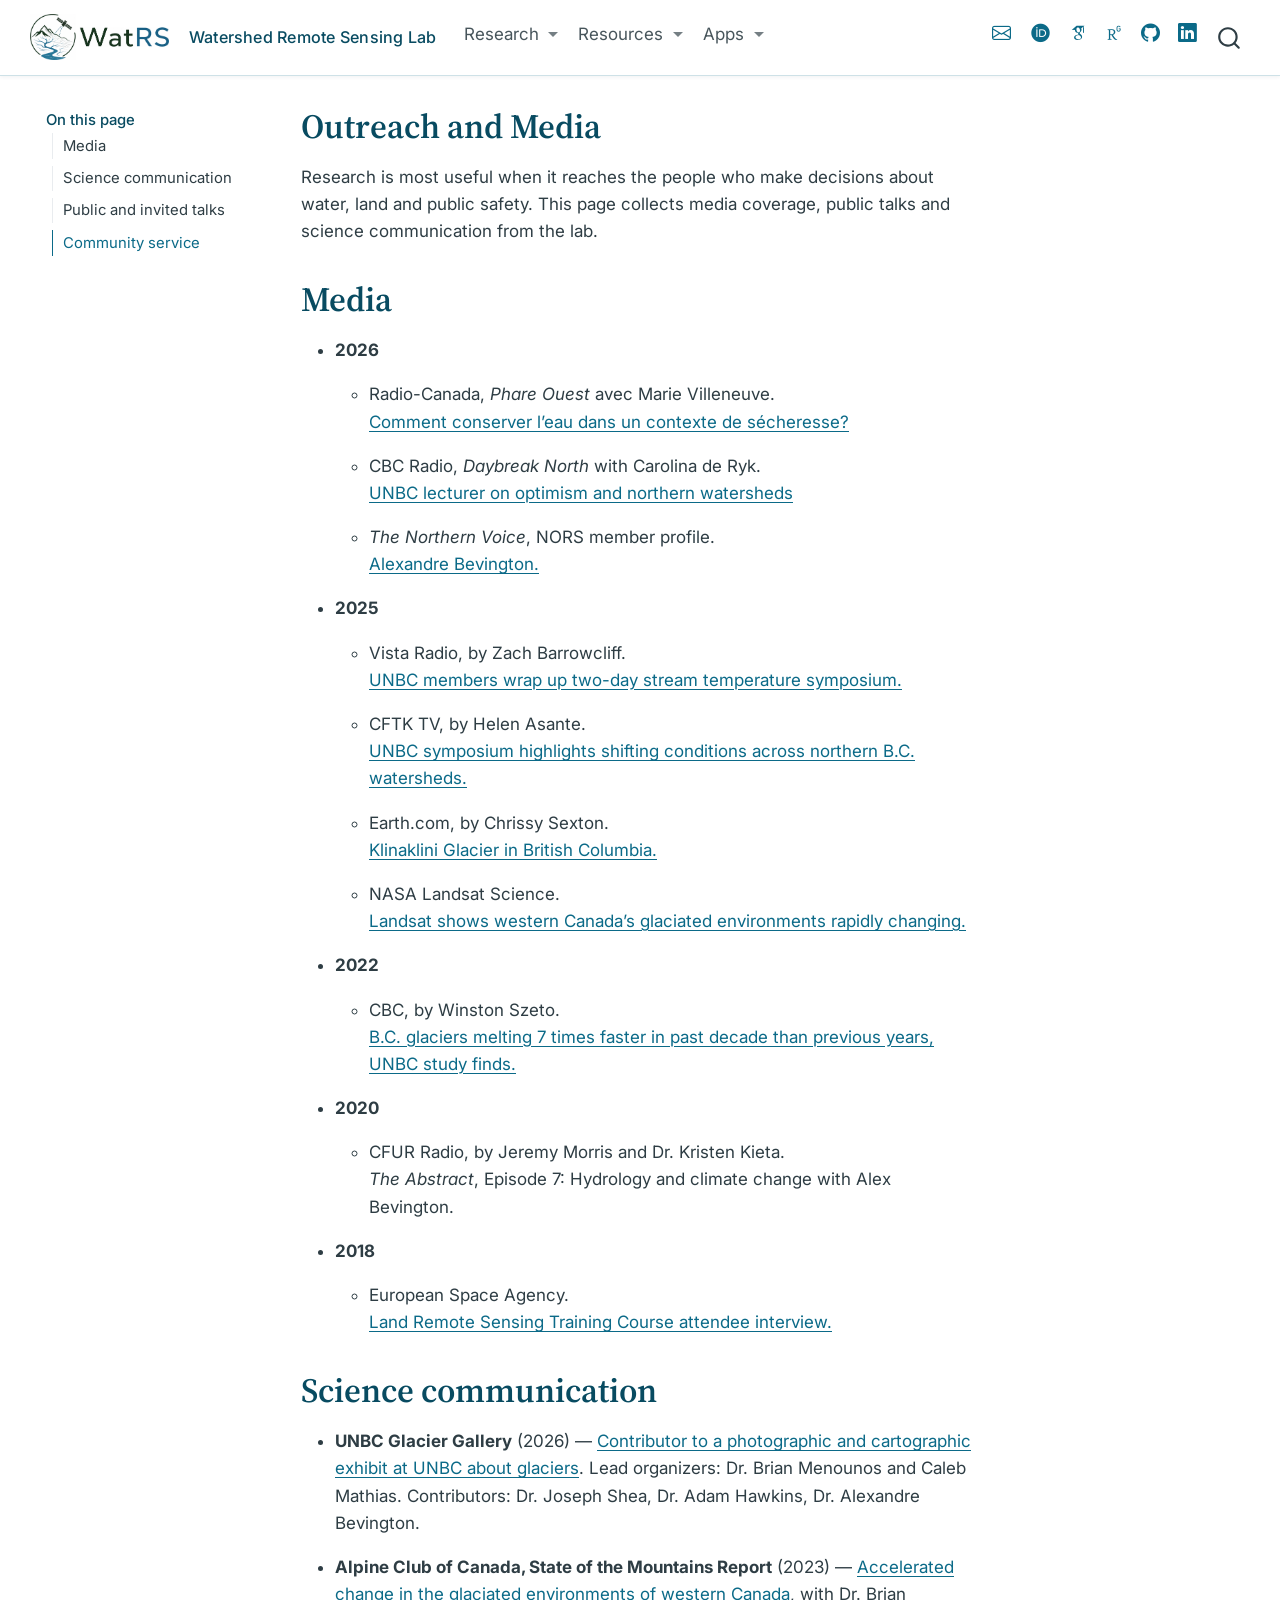
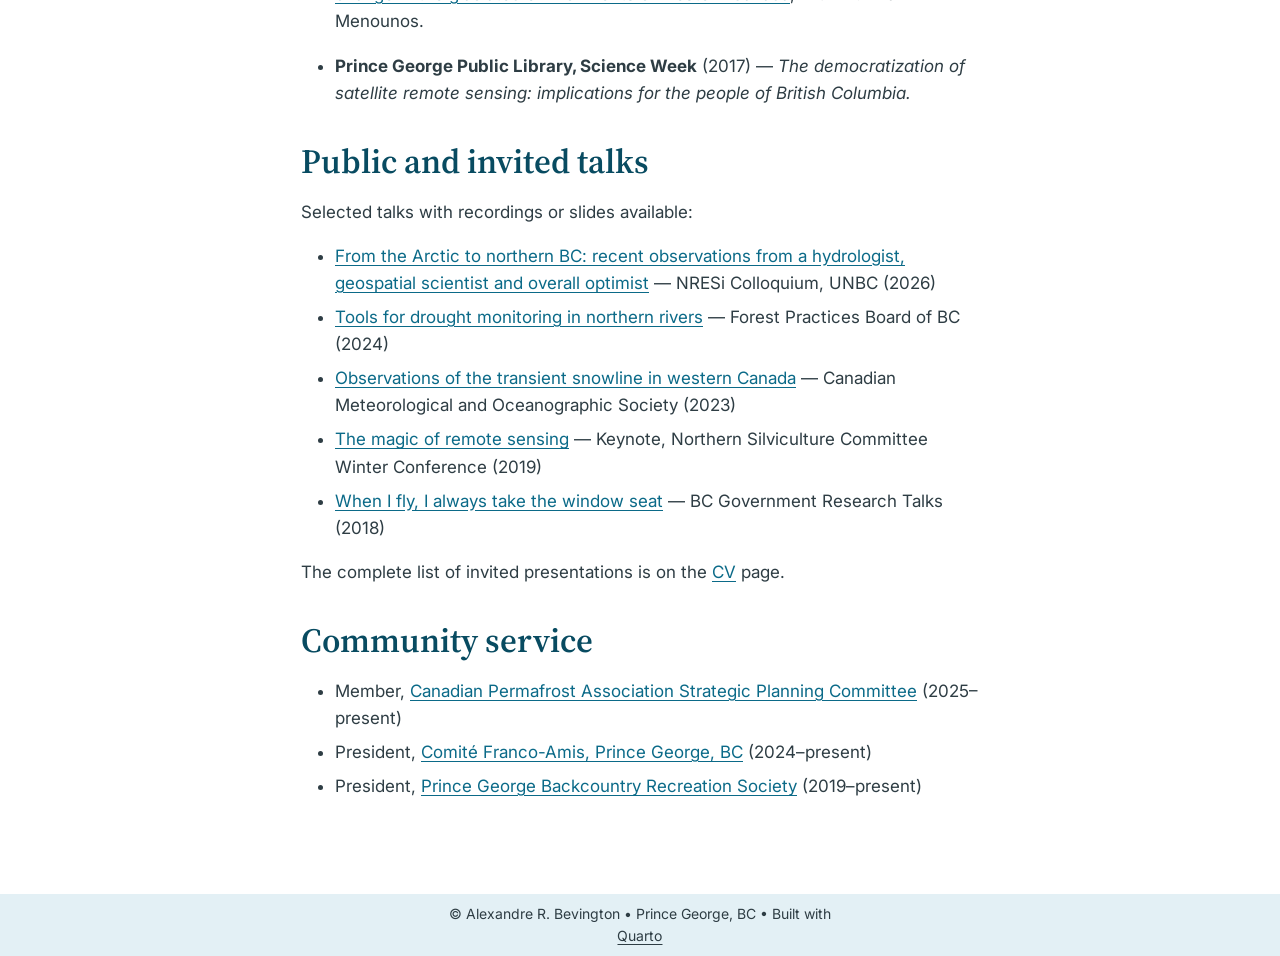
<file: docs/outreach.html>
<!DOCTYPE html>
<html xmlns="http://www.w3.org/1999/xhtml" lang="en" xml:lang="en"><head>

<meta charset="utf-8">
<meta name="generator" content="quarto-1.10.18">

<meta name="viewport" content="width=device-width, initial-scale=1.0, user-scalable=yes">


<title>WatRS - Outreach – Watershed Remote Sensing Lab</title>
<style>
/* Default styles provided by pandoc.
** See https://pandoc.org/MANUAL.html#variables-for-html for config info.
*/
span.smallcaps{font-variant: small-caps;}
div.columns{display: flex; gap: 1.5em;}
div.column{flex: auto;}
@media screen {
div.columns{gap: min(4vw, 1.5em);}
div.column{overflow-x: auto;}
}
div.hanging-indent{margin-left: 1.5em; text-indent: -1.5em;}
ul.task-list{list-style: none;}
ul.task-list li input[type="checkbox"] {
  width: 0.8em;
  margin: 0 0.8em 0.2em -1em; /* quarto-specific, see https://github.com/quarto-dev/quarto-cli/issues/4556 */ 
  vertical-align: middle;
}
</style>


<script src="site_libs/quarto-nav/quarto-nav.js"></script>
<script src="site_libs/quarto-nav/headroom.min.js"></script>
<script src="site_libs/clipboard/clipboard.min.js"></script>
<script src="site_libs/quarto-search/autocomplete.umd.js"></script>
<script src="site_libs/quarto-search/fuse.min.js"></script>
<script src="site_libs/quarto-search/quarto-search.js"></script>
<meta name="quarto:offset" content="./">
<link href="./images/logo/watrs-favicon.png" rel="icon" type="image/png">
<script src="site_libs/quarto-html/quarto.js" type="module"></script>
<script src="site_libs/quarto-html/tabsets/tabsets.js" type="module"></script>
<script src="site_libs/quarto-html/popper.min.js"></script>
<script src="site_libs/quarto-html/tippy.umd.min.js"></script>
<script src="site_libs/quarto-html/anchor.min.js"></script>
<link href="site_libs/quarto-html/tippy.css" rel="stylesheet">
<link href="site_libs/quarto-html/quarto-syntax-highlighting-64a204ab8560d761af7679ceaba22944.css" rel="stylesheet" id="quarto-text-highlighting-styles">
<script src="site_libs/bootstrap/bootstrap.min.js"></script>
<link href="site_libs/bootstrap/bootstrap-icons.css" rel="stylesheet">
<link href="site_libs/bootstrap/bootstrap-d1c773b87a5f6f9511819a77ede35f03.min.css" rel="stylesheet" append-hash="true" id="quarto-bootstrap" data-mode="light">
<script id="quarto-search-options" type="application/json">{
  "location": "navbar",
  "copy-button": false,
  "collapse-after": 3,
  "panel-placement": "end",
  "type": "overlay",
  "limit": 50,
  "keyboard-shortcut": [
    "f",
    "/",
    "s"
  ],
  "show-item-context": false,
  "language": {
    "search-no-results-text": "No results",
    "search-matching-documents-text": "matching documents",
    "search-copy-link-title": "Copy link to search",
    "search-hide-matches-text": "Hide additional matches",
    "search-more-match-text": "more match in this document",
    "search-more-matches-text": "more matches in this document",
    "search-clear-button-title": "Clear",
    "search-text-placeholder": "",
    "search-detached-cancel-button-title": "Cancel",
    "search-submit-button-title": "Submit",
    "search-label": "Search"
  }
}</script>
<link rel="stylesheet" href="academicicons/css/academicons.min.css">
<link rel="preconnect" href="https://fonts.googleapis.com">
<link rel="preconnect" href="https://fonts.gstatic.com" crossorigin="">
<link rel="stylesheet" href="https://fonts.googleapis.com/css2?family=Inter:wght@400;500;600&amp;family=Source+Serif+4:opsz,wght@8..60,400;8..60,600;8..60,700&amp;display=swap">
<meta name="theme-color" content="#0b6a88">


</head>

<body class="floating nav-fixed quarto-light">

<div id="quarto-search-results"></div>
  <header id="quarto-header" class="headroom fixed-top">
    <nav class="navbar navbar-expand-lg " data-bs-theme="dark">
      <div class="navbar-container container-fluid">
      <div class="navbar-brand-container mx-auto">
    <a href="./index.html" class="navbar-brand navbar-brand-logo">
    <img src="./images/logo/watrs-horizontal.png" alt="Wat-RS — Watershed Remote Sensing Lab" class="navbar-logo light-content">
    <img src="./images/logo/watrs-horizontal.png" alt="Wat-RS — Watershed Remote Sensing Lab" class="navbar-logo dark-content">
    </a>
    <a class="navbar-brand" href="./index.html">
    <span class="navbar-title">Watershed Remote Sensing Lab</span>
    </a>
  </div>
            <div id="quarto-search" class="" title="Search"></div>
          <button class="navbar-toggler" type="button" data-bs-toggle="collapse" data-bs-target="#navbarCollapse" aria-controls="navbarCollapse" role="menu" aria-expanded="false" aria-label="Toggle navigation" onclick="if (window.quartoToggleHeadroom) { window.quartoToggleHeadroom(); }">
  <span class="navbar-toggler-icon"></span>
</button>
          <div class="collapse navbar-collapse" id="navbarCollapse">
            <ul class="navbar-nav navbar-nav-scroll me-auto">
  <li class="nav-item dropdown ">
    <a class="nav-link dropdown-toggle" href="#" id="nav-menu-research" role="link" data-bs-toggle="dropdown" aria-expanded="false">
 <span class="menu-text">Research</span>
    </a>
    <ul class="dropdown-menu" aria-labelledby="nav-menu-research">    
        <li>
    <a class="dropdown-item" href="./index.html">
 <span class="dropdown-text">Lab</span></a>
  </li>  
        <li>
    <a class="dropdown-item" href="./people.html">
 <span class="dropdown-text">People</span></a>
  </li>  
        <li>
    <a class="dropdown-item" href="./opportunities.html">
 <span class="dropdown-text">Opportunities</span></a>
  </li>  
        <li>
    <a class="dropdown-item" href="./pubs.html">
 <span class="dropdown-text">Publications</span></a>
  </li>  
        <li>
    <a class="dropdown-item" href="./outreach.html">
 <span class="dropdown-text">Outreach</span></a>
  </li>  
        <li>
    <a class="dropdown-item" href="./cv.html">
 <span class="dropdown-text">CV</span></a>
  </li>  
    </ul>
  </li>
  <li class="nav-item dropdown ">
    <a class="nav-link dropdown-toggle" href="#" id="nav-menu-resources" role="link" data-bs-toggle="dropdown" aria-expanded="false">
 <span class="menu-text">Resources</span>
    </a>
    <ul class="dropdown-menu" aria-labelledby="nav-menu-resources">    
        <li>
    <a class="dropdown-item" href="./courses.html">
 <span class="dropdown-text">Teaching and workshops</span></a>
  </li>  
        <li>
    <a class="dropdown-item" href="./resources.html">
 <span class="dropdown-text">Data and Tools</span></a>
  </li>  
    </ul>
  </li>
  <li class="nav-item dropdown ">
    <a class="nav-link dropdown-toggle" href="#" id="nav-menu-apps" role="link" data-bs-toggle="dropdown" aria-expanded="false">
 <span class="menu-text">Apps</span>
    </a>
    <ul class="dropdown-menu" aria-labelledby="nav-menu-apps">    
        <li>
    <a class="dropdown-item" href="https://watershed-rs.shinyapps.io/watershedBC/">
 <span class="dropdown-text">watershedBC</span></a>
  </li>  
        <li>
    <a class="dropdown-item" href="https://watershed-rs.shinyapps.io/remotelogger/">
 <span class="dropdown-text">RemoteLogger</span></a>
  </li>  
        <li>
    <a class="dropdown-item" href="https://bcgov-env.shinyapps.io/bc_gw_tools/">
 <span class="dropdown-text">Groundwater Wells</span></a>
  </li>  
        <li>
    <a class="dropdown-item" href="https://ee-bevingtona.projects.earthengine.app/view/everyimage">
 <span class="dropdown-text">EveryImage</span></a>
  </li>  
        <li>
    <a class="dropdown-item" href="https://ee-bevingtona.projects.earthengine.app/view/mosaic">
 <span class="dropdown-text">MosaicMaker</span></a>
  </li>  
        <li>
    <a class="dropdown-item" href="https://bevingtona.users.earthengine.app/view/bc-water-surface-temperature-explorer">
 <span class="dropdown-text">Water Temperature Explorer</span></a>
  </li>  
    </ul>
  </li>
</ul>
            <ul class="navbar-nav navbar-nav-scroll ms-auto">
  <li class="nav-item compact">
    <a class="nav-link" href="mailto:alex.bevington@unbc.ca"> <i class="bi bi-envelope" role="img" aria-label="Email">
</i> 
<span class="menu-text"></span></a>
  </li>  
  <li class="nav-item">
    <a class="nav-link" href="https://orcid.org/0000-0002-9249-4444"> 
<span class="menu-text"><i class="ai ai-orcid" role="img" aria-label="ORCID"></i></span></a>
  </li>  
  <li class="nav-item">
    <a class="nav-link" href="https://scholar.google.com/citations?user=5SVDaREAAAAJ&amp;hl=en"> 
<span class="menu-text"><i class="ai ai-google-scholar" role="img" aria-label="Google Scholar"></i></span></a>
  </li>  
  <li class="nav-item">
    <a class="nav-link" href="https://www.researchgate.net/profile/Alexandre-Bevington"> 
<span class="menu-text"><i class="ai ai-researchgate" role="img" aria-label="ResearchGate"></i></span></a>
  </li>  
  <li class="nav-item compact">
    <a class="nav-link" href="https://github.com/Wat-RS"> <i class="bi bi-github" role="img" aria-label="GitHub">
</i> 
<span class="menu-text"></span></a>
  </li>  
  <li class="nav-item compact">
    <a class="nav-link" href="https://www.linkedin.com/company/142884678/"> <i class="bi bi-linkedin" role="img" aria-label="LinkedIn">
</i> 
<span class="menu-text"></span></a>
  </li>  
</ul>
          </div> <!-- /navcollapse -->
            <div class="quarto-navbar-tools">
</div>
      </div> <!-- /container-fluid -->
    </nav>
</header>
<!-- content -->
<div id="quarto-content" class="quarto-container page-columns page-rows-contents page-layout-article page-navbar">
<!-- sidebar -->
  <nav id="quarto-sidebar" class="sidebar collapse collapse-horizontal quarto-sidebar-collapse-item sidebar-navigation floating overflow-auto">
    <nav id="TOC" role="doc-toc" class="toc-active">
    <h2 id="toc-title">On this page</h2>
   
  <ul>
  <li><a href="#media" id="toc-media" class="nav-link active" data-scroll-target="#media">Media</a></li>
  <li><a href="#science-communication" id="toc-science-communication" class="nav-link" data-scroll-target="#science-communication">Science communication</a></li>
  <li><a href="#public-and-invited-talks" id="toc-public-and-invited-talks" class="nav-link" data-scroll-target="#public-and-invited-talks">Public and invited talks</a></li>
  <li><a href="#community-service" id="toc-community-service" class="nav-link" data-scroll-target="#community-service">Community service</a></li>
  </ul>
</nav>
</nav>
<div id="quarto-sidebar-glass" class="quarto-sidebar-collapse-item" data-bs-toggle="collapse" data-bs-target=".quarto-sidebar-collapse-item"></div>
<!-- margin-sidebar -->
    <div id="quarto-margin-sidebar" class="sidebar margin-sidebar zindex-bottom">
    </div>
<!-- main -->
<main class="content" id="quarto-document-content">

<header id="title-block-header" class="quarto-title-block default">
<div class="quarto-title">
<h1 class="title">Outreach and Media</h1>
</div>



<div class="quarto-title-meta">

    
  
    
  </div>
  


</header>


<p>Research is most useful when it reaches the people who make decisions about water, land and public safety. This page collects media coverage, public talks and science communication from the lab.</p>
<section id="media" class="level1">
<h1>Media</h1>
<ul>
<li><p><strong>2026</strong></p>
<ul>
<li><p>Radio-Canada, <em>Phare Ouest</em> avec Marie Villeneuve.<br>
<a href="https://ici.radio-canada.ca/ohdio/premiere/emissions/phare-ouest/segments/rattrapage/2444891/comment-conserver-eau-durant-secheresse-dans-centre-c-b">Comment conserver l’eau dans un contexte de sécheresse?</a></p></li>
<li><p>CBC Radio, <em>Daybreak North</em> with Carolina de Ryk.<br>
<a href="https://www.cbc.ca/listen/live-radio/1-109-daybreak-north/clip/16196331-unbc-lecturer-optimism-northern-watersheds">UNBC lecturer on optimism and northern watersheds</a></p></li>
<li><p><em>The Northern Voice</em>, NORS member profile.<br>
<a href="https://www.unbc.ca/sites/default/files/sections/northern-studies/202601-northern-voice.pdf">Alexandre Bevington.</a></p></li>
</ul></li>
<li><p><strong>2025</strong></p>
<ul>
<li><p>Vista Radio, by Zach Barrowcliff.<br>
<a href="https://www.myprincegeorgenow.com/240142/news/education/unbc/unbc-members-wrap-up-two-day-stream-temperature-symposium/">UNBC members wrap up two-day stream temperature symposium.</a></p></li>
<li><p>CFTK TV, by Helen Asante.<br>
<a href="https://www.cftktv.com/news/article/unbc-symposium-highlights-shifting-conditions-across-northern-bc-watersheds/">UNBC symposium highlights shifting conditions across northern B.C. watersheds.</a></p></li>
<li><p>Earth.com, by Chrissy Sexton.<br>
<a href="https://www.earth.com/image/klinaklini-glacier-in-british-columbia-canada/">Klinaklini Glacier in British Columbia.</a></p></li>
<li><p>NASA Landsat Science.<br>
<a href="https://landsat.gsfc.nasa.gov/article/landsat-shows-western-canadas-glaciated-environments-rapidly-changing/">Landsat shows western Canada’s glaciated environments rapidly changing.</a></p></li>
</ul></li>
<li><p><strong>2022</strong></p>
<ul>
<li>CBC, by Winston Szeto.<br>
<a href="https://www.cbc.ca/news/canada/british-columbia/glacier-melt-climate-change-unbc-1.6327259">B.C. glaciers melting 7 times faster in past decade than previous years, UNBC study finds.</a></li>
</ul></li>
<li><p><strong>2020</strong></p>
<ul>
<li>CFUR Radio, by Jeremy Morris and Dr.&nbsp;Kristen Kieta.<br>
<em>The Abstract</em>, Episode 7: Hydrology and climate change with Alex Bevington.</li>
</ul></li>
<li><p><strong>2018</strong></p>
<ul>
<li>European Space Agency.<br>
<a href="https://www.youtube.com/watch?v=MibPRQ0UwCc">Land Remote Sensing Training Course attendee interview.</a></li>
</ul></li>
</ul>
</section>
<section id="science-communication" class="level1">
<h1>Science communication</h1>
<ul>
<li><p><strong>UNBC Glacier Gallery</strong> (2026) — <a href="https://ckpgtoday.ca/2026/03/18/discover-unbcs-glacier-gallery-curated-by-students-and-faculty/">Contributor to a photographic and cartographic exhibit at UNBC about glaciers</a>. Lead organizers: Dr.&nbsp;Brian Menounos and Caleb Mathias. Contributors: Dr.&nbsp;Joseph Shea, Dr.&nbsp;Adam Hawkins, Dr.&nbsp;Alexandre Bevington.</p></li>
<li><p><strong>Alpine Club of Canada, State of the Mountains Report</strong> (2023) — <a href="https://stateofthemountains.ca/state-of-the-mountains-blog/accelerated-change-in-the-glaciated-environments-of-western-canada">Accelerated change in the glaciated environments of western Canada</a>, with Dr.&nbsp;Brian Menounos.</p></li>
<li><p><strong>Prince George Public Library, Science Week</strong> (2017) — <em>The democratization of satellite remote sensing: implications for the people of British Columbia.</em></p></li>
</ul>
</section>
<section id="public-and-invited-talks" class="level1">
<h1>Public and invited talks</h1>
<p>Selected talks with recordings or slides available:</p>
<ul>
<li><a href="https://video.unbc.ca/media/Alex+Bevington+-+From+the+Arctic+to+Northern+British+Columbia%3A+Recent+observations+from+the+perspective+of+a+hydrologist%2C+geospatial+scientist%2C+and+overall+optimist+-+NRESi+presentation+Friday+6+Feb+2026/0_4el4s9a8/23996">From the Arctic to northern BC: recent observations from a hydrologist, geospatial scientist and overall optimist</a> — NRESi Colloquium, UNBC (2026)</li>
<li><a href="https://www.fpbc.ca/webinar-recordings/tools-drought-monitoring/">Tools for drought monitoring in northern rivers</a> — Forest Practices Board of BC (2024)</li>
<li><a href="https://www.youtube.com/watch?v=gRGdRI6voOQ">Observations of the transient snowline in western Canada</a> — Canadian Meteorological and Oceanographic Society (2023)</li>
<li><a href="http://nsc-bc.org/wp-content/uploads/2019/03/Bevington.pdf">The magic of remote sensing</a> — Keynote, Northern Silviculture Committee Winter Conference (2019)</li>
<li><a href="https://youtu.be/WBWnnkhrCIA">When I fly, I always take the window seat</a> — BC Government Research Talks (2018)</li>
</ul>
<p>The complete list of invited presentations is on the <a href="./cv.html">CV</a> page.</p>
</section>
<section id="community-service" class="level1">
<h1>Community service</h1>
<ul>
<li>Member, <a href="https://canadianpermafrostassociation.ca/Strategic-Plan.htm">Canadian Permafrost Association Strategic Planning Committee</a> (2025–present)</li>
<li>President, <a href="https://franconord.csf.bc.ca/services-ressources/garderie-franco-amis/">Comité Franco-Amis, Prince George, BC</a> (2024–present)</li>
<li>President, <a href="https://www.pgbrs.org">Prince George Backcountry Recreation Society</a> (2019–present)</li>
</ul>


</section>

</main> <!-- /main -->
<script id="quarto-html-after-body" type="application/javascript">
  window.document.addEventListener("DOMContentLoaded", function (event) {
    const icon = "";
    const anchorJS = new window.AnchorJS();
    anchorJS.options = {
      placement: 'right',
      icon: icon
    };
    anchorJS.add('.anchored');
    const isCodeAnnotation = (el) => {
      for (const clz of el.classList) {
        if (clz.startsWith('code-annotation-')) {                     
          return true;
        }
      }
      return false;
    }
    const onCopySuccess = function(e) {
      // button target
      const button = e.trigger;
      // don't keep focus
      button.blur();
      // flash "checked"
      button.classList.add('code-copy-button-checked');
      var currentTitle = button.getAttribute("title");
      button.setAttribute("title", "Copied!");
      let tooltip;
      if (window.bootstrap) {
        button.setAttribute("data-bs-toggle", "tooltip");
        button.setAttribute("data-bs-placement", "left");
        button.setAttribute("data-bs-title", "Copied!");
        tooltip = new bootstrap.Tooltip(button, 
          { trigger: "manual", 
            customClass: "code-copy-button-tooltip",
            offset: [0, -8]});
        tooltip.show();    
      }
      setTimeout(function() {
        if (tooltip) {
          tooltip.hide();
          button.removeAttribute("data-bs-title");
          button.removeAttribute("data-bs-toggle");
          button.removeAttribute("data-bs-placement");
        }
        button.setAttribute("title", currentTitle);
        button.classList.remove('code-copy-button-checked');
      }, 1000);
      // clear code selection
      e.clearSelection();
    }
    const getTextToCopy = function(trigger) {
      const outerScaffold = trigger.parentElement.cloneNode(true);
      const codeEl = outerScaffold.querySelector('code');
      for (const childEl of codeEl.children) {
        if (isCodeAnnotation(childEl)) {
          childEl.remove();
        }
      }
      return codeEl.innerText;
    }
    const clipboard = new window.ClipboardJS('.code-copy-button:not([data-in-quarto-modal])', {
      text: getTextToCopy
    });
    clipboard.on('success', onCopySuccess);
    if (window.document.getElementById('quarto-embedded-source-code-modal')) {
      const clipboardModal = new window.ClipboardJS('.code-copy-button[data-in-quarto-modal]', {
        text: getTextToCopy,
        container: window.document.getElementById('quarto-embedded-source-code-modal')
      });
      clipboardModal.on('success', onCopySuccess);
    }
      var localhostRegex = new RegExp(/^(?:http|https):\/\/localhost\:?[0-9]*\//);
      var mailtoRegex = new RegExp(/^mailto:/);
        var filterRegex = new RegExp("https:\/\/watershedlab\.ca");
      var isInternal = (href) => {
          return filterRegex.test(href) || localhostRegex.test(href) || mailtoRegex.test(href);
      }
      // Inspect non-navigation links and adorn them if external
     var links = window.document.querySelectorAll('a[href]:not(.nav-link):not(.navbar-brand):not(.toc-action):not(.sidebar-link):not(.sidebar-item-toggle):not(.pagination-link):not(.no-external):not([aria-hidden]):not(.dropdown-item):not(.quarto-navigation-tool):not(.about-link)');
      for (var i=0; i<links.length; i++) {
        const link = links[i];
        if (!isInternal(link.href)) {
          // undo the damage that might have been done by quarto-nav.js in the case of
          // links that we want to consider external
          if (link.dataset.originalHref !== undefined) {
            link.href = link.dataset.originalHref;
          }
            // target, if specified
            link.setAttribute("target", "_blank");
            if (link.getAttribute("rel") === null) {
              link.setAttribute("rel", "noopener");
            }
        }
      }
    function tippyHover(el, contentFn, onTriggerFn, onUntriggerFn) {
      const config = {
        allowHTML: true,
        maxWidth: 500,
        delay: 100,
        arrow: false,
        appendTo: function(el) {
            return el.parentElement;
        },
        interactive: true,
        interactiveBorder: 10,
        theme: 'quarto',
        placement: 'bottom-start',
      };
      if (contentFn) {
        config.content = contentFn;
      }
      if (onTriggerFn) {
        config.onTrigger = onTriggerFn;
      }
      if (onUntriggerFn) {
        config.onUntrigger = onUntriggerFn;
      }
      window.tippy(el, config); 
    }
    const noterefs = window.document.querySelectorAll('a[role="doc-noteref"]');
    for (var i=0; i<noterefs.length; i++) {
      const ref = noterefs[i];
      tippyHover(ref, function() {
        // use id or data attribute instead here
        let href = ref.getAttribute('data-footnote-href') || ref.getAttribute('href');
        try { href = new URL(href).hash; } catch {}
        const id = href.replace(/^#\/?/, "");
        const note = window.document.getElementById(id);
        if (note) {
          return note.innerHTML;
        } else {
          return "";
        }
      });
    }
    const xrefs = window.document.querySelectorAll('a.quarto-xref');
    const processXRef = (id, note) => {
      // Strip column container classes
      const stripColumnClz = (el) => {
        el.classList.remove("page-full", "page-columns");
        if (el.children) {
          for (const child of el.children) {
            stripColumnClz(child);
          }
        }
      }
      stripColumnClz(note)
      if (id === null || id.startsWith('sec-')) {
        // Special case sections, only their first couple elements
        const container = document.createElement("div");
        if (note.children && note.children.length > 2) {
          container.appendChild(note.children[0].cloneNode(true));
          for (let i = 1; i < note.children.length; i++) {
            const child = note.children[i];
            if (child.tagName === "P" && child.innerText === "") {
              continue;
            } else {
              container.appendChild(child.cloneNode(true));
              break;
            }
          }
          if (window.Quarto?.typesetMath) {
            window.Quarto.typesetMath(container);
          }
          return container.innerHTML
        } else {
          if (window.Quarto?.typesetMath) {
            window.Quarto.typesetMath(note);
          }
          return note.innerHTML;
        }
      } else {
        // Remove any anchor links if they are present
        const anchorLink = note.querySelector('a.anchorjs-link');
        if (anchorLink) {
          anchorLink.remove();
        }
        if (window.Quarto?.typesetMath) {
          window.Quarto.typesetMath(note);
        }
        if (note.classList.contains("callout")) {
          return note.outerHTML;
        } else {
          return note.innerHTML;
        }
      }
    }
    for (var i=0; i<xrefs.length; i++) {
      const xref = xrefs[i];
      tippyHover(xref, undefined, function(instance) {
        instance.disable();
        let url = xref.getAttribute('href');
        let hash = undefined; 
        if (url.startsWith('#')) {
          hash = url;
        } else {
          try { hash = new URL(url).hash; } catch {}
        }
        if (hash) {
          const id = hash.replace(/^#\/?/, "");
          const note = window.document.getElementById(id);
          if (note !== null) {
            try {
              const html = processXRef(id, note.cloneNode(true));
              instance.setContent(html);
            } finally {
              instance.enable();
              instance.show();
            }
          } else {
            // See if we can fetch this
            fetch(url.split('#')[0])
            .then(res => res.text())
            .then(html => {
              const parser = new DOMParser();
              const htmlDoc = parser.parseFromString(html, "text/html");
              const note = htmlDoc.getElementById(id);
              if (note !== null) {
                const html = processXRef(id, note);
                instance.setContent(html);
              } 
            }).finally(() => {
              instance.enable();
              instance.show();
            });
          }
        } else {
          // See if we can fetch a full url (with no hash to target)
          // This is a special case and we should probably do some content thinning / targeting
          fetch(url)
          .then(res => res.text())
          .then(html => {
            const parser = new DOMParser();
            const htmlDoc = parser.parseFromString(html, "text/html");
            const note = htmlDoc.querySelector('main.content');
            if (note !== null) {
              // This should only happen for chapter cross references
              // (since there is no id in the URL)
              // remove the first header
              if (note.children.length > 0 && note.children[0].tagName === "HEADER") {
                note.children[0].remove();
              }
              const html = processXRef(null, note);
              instance.setContent(html);
            } 
          }).finally(() => {
            instance.enable();
            instance.show();
          });
        }
      }, function(instance) {
      });
    }
        let selectedAnnoteEl;
        const selectorForAnnotation = ( cell, annotation) => {
          let cellAttr = 'data-code-cell="' + cell + '"';
          let lineAttr = 'data-code-annotation="' +  annotation + '"';
          const selector = 'span[' + cellAttr + '][' + lineAttr + ']';
          return selector;
        }
        const selectCodeLines = (annoteEl) => {
          const doc = window.document;
          const targetCell = annoteEl.getAttribute("data-target-cell");
          const targetAnnotation = annoteEl.getAttribute("data-target-annotation");
          const annoteSpan = window.document.querySelector(selectorForAnnotation(targetCell, targetAnnotation));
          const lines = annoteSpan.getAttribute("data-code-lines").split(",");
          const lineIds = lines.map((line) => {
            return targetCell + "-" + line;
          })
          let top = null;
          let height = null;
          let parent = null;
          if (lineIds.length > 0) {
              //compute the position of the single el (top and bottom and make a div)
              const el = window.document.getElementById(lineIds[0]);
              top = el.offsetTop;
              height = el.offsetHeight;
              parent = el.parentElement.parentElement;
            if (lineIds.length > 1) {
              const lastEl = window.document.getElementById(lineIds[lineIds.length - 1]);
              const bottom = lastEl.offsetTop + lastEl.offsetHeight;
              height = bottom - top;
            }
            if (top !== null && height !== null && parent !== null) {
              // cook up a div (if necessary) and position it 
              let div = window.document.getElementById("code-annotation-line-highlight");
              if (div === null) {
                div = window.document.createElement("div");
                div.setAttribute("id", "code-annotation-line-highlight");
                div.style.position = 'absolute';
                parent.appendChild(div);
              }
              div.style.top = top - 2 + "px";
              div.style.height = height + 4 + "px";
              div.style.left = 0;
              let gutterDiv = window.document.getElementById("code-annotation-line-highlight-gutter");
              if (gutterDiv === null) {
                gutterDiv = window.document.createElement("div");
                gutterDiv.setAttribute("id", "code-annotation-line-highlight-gutter");
                gutterDiv.style.position = 'absolute';
                const codeCell = window.document.getElementById(targetCell);
                const gutter = codeCell.querySelector('.code-annotation-gutter');
                gutter.appendChild(gutterDiv);
              }
              gutterDiv.style.top = top - 2 + "px";
              gutterDiv.style.height = height + 4 + "px";
            }
            selectedAnnoteEl = annoteEl;
          }
        };
        const unselectCodeLines = () => {
          const elementsIds = ["code-annotation-line-highlight", "code-annotation-line-highlight-gutter"];
          elementsIds.forEach((elId) => {
            const div = window.document.getElementById(elId);
            if (div) {
              div.remove();
            }
          });
          selectedAnnoteEl = undefined;
        };
          // Handle positioning of the toggle
      window.addEventListener(
        "resize",
        throttle(() => {
          elRect = undefined;
          if (selectedAnnoteEl) {
            selectCodeLines(selectedAnnoteEl);
          }
        }, 10)
      );
      function throttle(fn, ms) {
      let throttle = false;
      let timer;
        return (...args) => {
          if(!throttle) { // first call gets through
              fn.apply(this, args);
              throttle = true;
          } else { // all the others get throttled
              if(timer) clearTimeout(timer); // cancel #2
              timer = setTimeout(() => {
                fn.apply(this, args);
                timer = throttle = false;
              }, ms);
          }
        };
      }
        // Attach click handler to the DT
        const annoteDls = window.document.querySelectorAll('dt[data-target-cell]');
        for (const annoteDlNode of annoteDls) {
          annoteDlNode.addEventListener('click', (event) => {
            const clickedEl = event.target;
            if (clickedEl !== selectedAnnoteEl) {
              unselectCodeLines();
              const activeEl = window.document.querySelector('dt[data-target-cell].code-annotation-active');
              if (activeEl) {
                activeEl.classList.remove('code-annotation-active');
              }
              selectCodeLines(clickedEl);
              clickedEl.classList.add('code-annotation-active');
            } else {
              // Unselect the line
              unselectCodeLines();
              clickedEl.classList.remove('code-annotation-active');
            }
          });
        }
    const findCites = (el) => {
      const parentEl = el.parentElement;
      if (parentEl) {
        const cites = parentEl.dataset.cites;
        if (cites) {
          return {
            el,
            cites: cites.split(' ')
          };
        } else {
          return findCites(el.parentElement)
        }
      } else {
        return undefined;
      }
    };
    var bibliorefs = window.document.querySelectorAll('a[role="doc-biblioref"]');
    for (var i=0; i<bibliorefs.length; i++) {
      const ref = bibliorefs[i];
      const citeInfo = findCites(ref);
      if (citeInfo) {
        tippyHover(citeInfo.el, function() {
          var popup = window.document.createElement('div');
          citeInfo.cites.forEach(function(cite) {
            var citeDiv = window.document.createElement('div');
            citeDiv.classList.add('hanging-indent');
            citeDiv.classList.add('csl-entry');
            var biblioDiv = window.document.getElementById('ref-' + cite);
            if (biblioDiv) {
              citeDiv.innerHTML = biblioDiv.innerHTML;
            }
            popup.appendChild(citeDiv);
          });
          return popup.innerHTML;
        });
      }
    }
  });
  </script>
</div> <!-- /content -->
<footer class="footer">
  <div class="nav-footer">
    <div class="nav-footer-left">
      &nbsp;
    </div>   
    <div class="nav-footer-center">
<p>© Alexandre R. Bevington • Prince George, BC • Built with <a href="https://quarto.org">Quarto</a></p>
</div>
    <div class="nav-footer-right">
      &nbsp;
    </div>
  </div>
</footer>




</body></html>
</file>
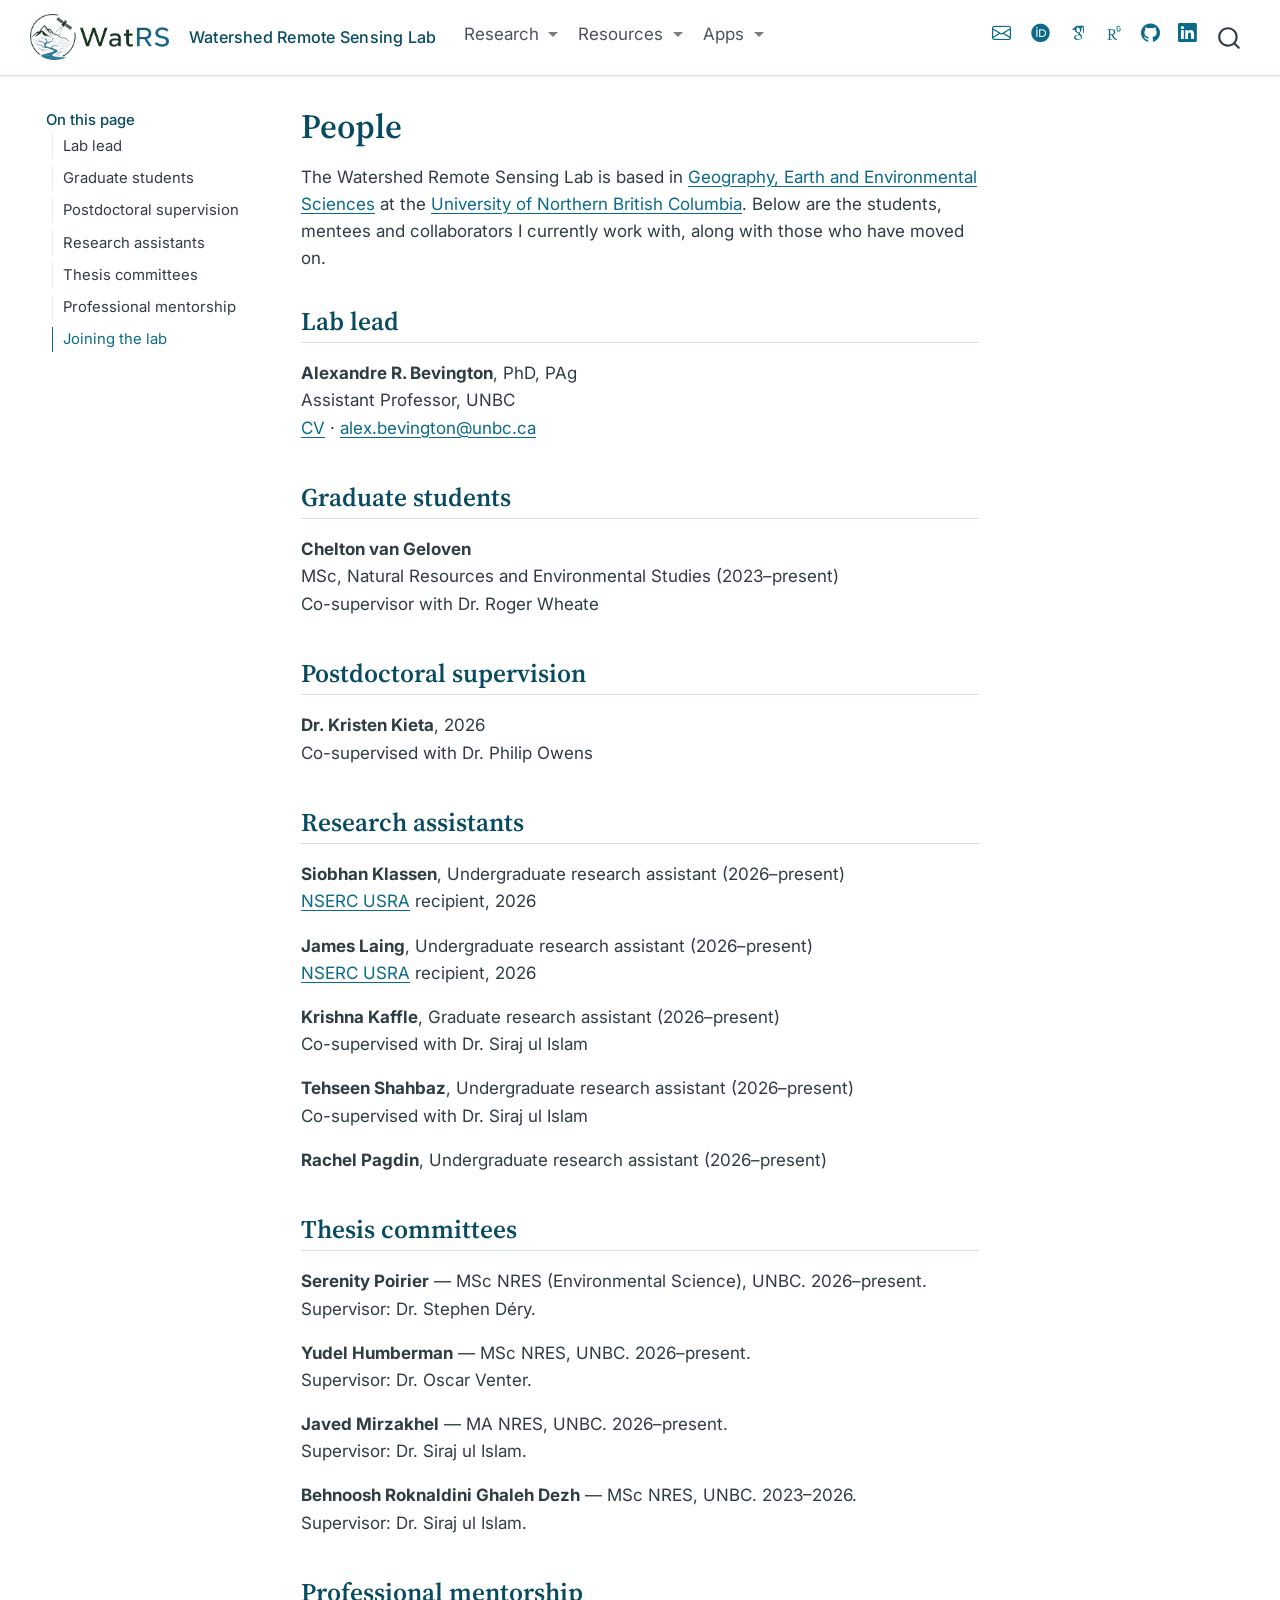
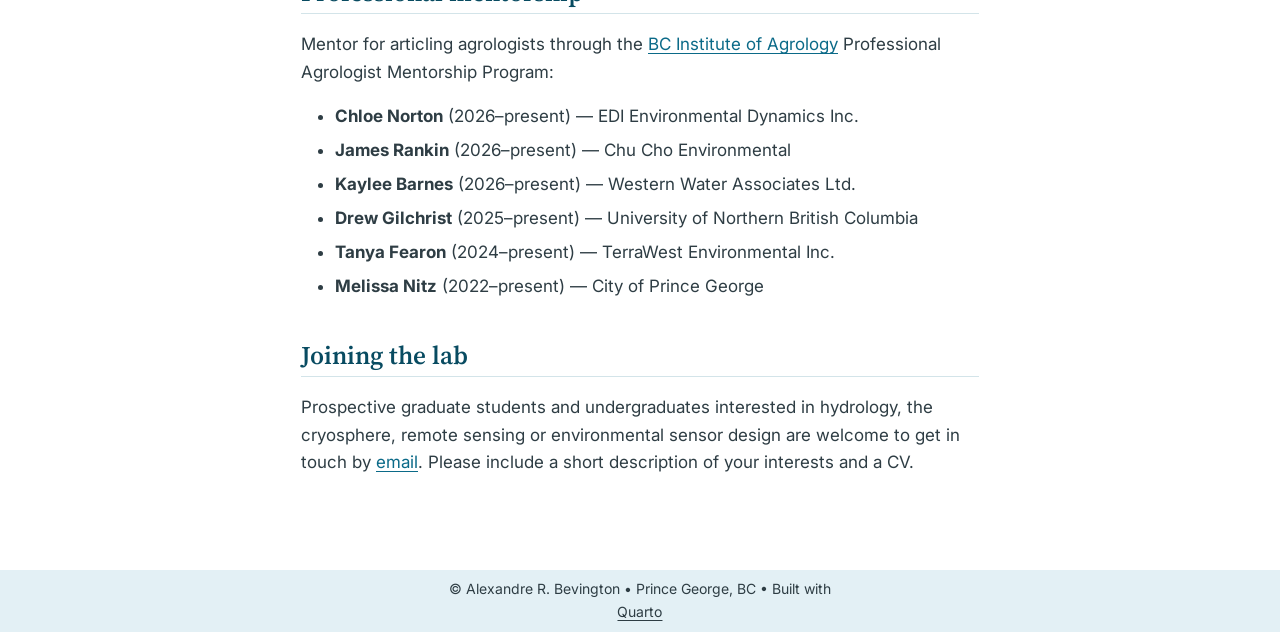
<file: docs/people.html>
<!DOCTYPE html>
<html xmlns="http://www.w3.org/1999/xhtml" lang="en" xml:lang="en"><head>

<meta charset="utf-8">
<meta name="generator" content="quarto-1.9.38">

<meta name="viewport" content="width=device-width, initial-scale=1.0, user-scalable=yes">


<title>WatRS - People – Watershed Remote Sensing Lab</title>
<style>
/* Default styles provided by pandoc.
** See https://pandoc.org/MANUAL.html#variables-for-html for config info.
*/
code{white-space: pre-wrap;}
span.smallcaps{font-variant: small-caps;}
div.columns{display: flex; gap: min(4vw, 1.5em);}
div.column{flex: auto; overflow-x: auto;}
div.hanging-indent{margin-left: 1.5em; text-indent: -1.5em;}
ul.task-list{list-style: none;}
ul.task-list li input[type="checkbox"] {
  width: 0.8em;
  margin: 0 0.8em 0.2em -1em; /* quarto-specific, see https://github.com/quarto-dev/quarto-cli/issues/4556 */ 
  vertical-align: middle;
}
</style>


<script src="site_libs/quarto-nav/quarto-nav.js"></script>
<script src="site_libs/quarto-nav/headroom.min.js"></script>
<script src="site_libs/clipboard/clipboard.min.js"></script>
<script src="site_libs/quarto-search/autocomplete.umd.js"></script>
<script src="site_libs/quarto-search/fuse.min.js"></script>
<script src="site_libs/quarto-search/quarto-search.js"></script>
<meta name="quarto:offset" content="./">
<link href="./images/logo/watrs-favicon.png" rel="icon" type="image/png">
<script src="site_libs/quarto-html/quarto.js" type="module"></script>
<script src="site_libs/quarto-html/tabsets/tabsets.js" type="module"></script>
<script src="site_libs/quarto-html/popper.min.js"></script>
<script src="site_libs/quarto-html/tippy.umd.min.js"></script>
<script src="site_libs/quarto-html/anchor.min.js"></script>
<link href="site_libs/quarto-html/tippy.css" rel="stylesheet">
<link href="site_libs/quarto-html/quarto-syntax-highlighting-15634bcf2e68342d4ad2dfa704d543f6.css" rel="stylesheet" id="quarto-text-highlighting-styles">
<script src="site_libs/bootstrap/bootstrap.min.js"></script>
<link href="site_libs/bootstrap/bootstrap-icons.css" rel="stylesheet">
<link href="site_libs/bootstrap/bootstrap-ce23a35f18afcf5d947b5845684689b0.min.css" rel="stylesheet" append-hash="true" id="quarto-bootstrap" data-mode="light">
<script id="quarto-search-options" type="application/json">{
  "location": "navbar",
  "copy-button": false,
  "collapse-after": 3,
  "panel-placement": "end",
  "type": "overlay",
  "limit": 50,
  "keyboard-shortcut": [
    "f",
    "/",
    "s"
  ],
  "show-item-context": false,
  "language": {
    "search-no-results-text": "No results",
    "search-matching-documents-text": "matching documents",
    "search-copy-link-title": "Copy link to search",
    "search-hide-matches-text": "Hide additional matches",
    "search-more-match-text": "more match in this document",
    "search-more-matches-text": "more matches in this document",
    "search-clear-button-title": "Clear",
    "search-text-placeholder": "",
    "search-detached-cancel-button-title": "Cancel",
    "search-submit-button-title": "Submit",
    "search-label": "Search"
  }
}</script>
<link rel="stylesheet" href="academicicons/css/academicons.min.css">
<link rel="preconnect" href="https://fonts.googleapis.com">
<link rel="preconnect" href="https://fonts.gstatic.com" crossorigin="">
<link rel="stylesheet" href="https://fonts.googleapis.com/css2?family=Inter:wght@400;500;600&amp;family=Source+Serif+4:opsz,wght@8..60,400;8..60,600;8..60,700&amp;display=swap">
<meta name="theme-color" content="#0b6a88">


</head>

<body class="floating nav-fixed quarto-light">

<div id="quarto-search-results"></div>
  <header id="quarto-header" class="headroom fixed-top">
    <nav class="navbar navbar-expand-lg " data-bs-theme="dark">
      <div class="navbar-container container-fluid">
      <div class="navbar-brand-container mx-auto">
    <a href="./index.html" class="navbar-brand navbar-brand-logo">
    <img src="./images/logo/watrs-horizontal.png" alt="Wat-RS — Watershed Remote Sensing Lab" class="navbar-logo light-content">
    <img src="./images/logo/watrs-horizontal.png" alt="Wat-RS — Watershed Remote Sensing Lab" class="navbar-logo dark-content">
    </a>
    <a class="navbar-brand" href="./index.html">
    <span class="navbar-title">Watershed Remote Sensing Lab</span>
    </a>
  </div>
            <div id="quarto-search" class="" title="Search"></div>
          <button class="navbar-toggler" type="button" data-bs-toggle="collapse" data-bs-target="#navbarCollapse" aria-controls="navbarCollapse" role="menu" aria-expanded="false" aria-label="Toggle navigation" onclick="if (window.quartoToggleHeadroom) { window.quartoToggleHeadroom(); }">
  <span class="navbar-toggler-icon"></span>
</button>
          <div class="collapse navbar-collapse" id="navbarCollapse">
            <ul class="navbar-nav navbar-nav-scroll me-auto">
  <li class="nav-item dropdown ">
    <a class="nav-link dropdown-toggle" href="#" id="nav-menu-research" role="link" data-bs-toggle="dropdown" aria-expanded="false">
 <span class="menu-text">Research</span>
    </a>
    <ul class="dropdown-menu" aria-labelledby="nav-menu-research">    
        <li>
    <a class="dropdown-item" href="./index.html">
 <span class="dropdown-text">Lab</span></a>
  </li>  
        <li>
    <a class="dropdown-item" href="./people.html">
 <span class="dropdown-text">People</span></a>
  </li>  
        <li>
    <a class="dropdown-item" href="./opportunities.html">
 <span class="dropdown-text">Opportunities</span></a>
  </li>  
        <li>
    <a class="dropdown-item" href="./pubs.html">
 <span class="dropdown-text">Publications</span></a>
  </li>  
        <li>
    <a class="dropdown-item" href="./outreach.html">
 <span class="dropdown-text">Outreach</span></a>
  </li>  
        <li>
    <a class="dropdown-item" href="./cv.html">
 <span class="dropdown-text">CV</span></a>
  </li>  
    </ul>
  </li>
  <li class="nav-item dropdown ">
    <a class="nav-link dropdown-toggle" href="#" id="nav-menu-resources" role="link" data-bs-toggle="dropdown" aria-expanded="false">
 <span class="menu-text">Resources</span>
    </a>
    <ul class="dropdown-menu" aria-labelledby="nav-menu-resources">    
        <li>
    <a class="dropdown-item" href="./courses.html">
 <span class="dropdown-text">Teaching and workshops</span></a>
  </li>  
        <li>
    <a class="dropdown-item" href="./resources.html">
 <span class="dropdown-text">Data and Tools</span></a>
  </li>  
    </ul>
  </li>
  <li class="nav-item dropdown ">
    <a class="nav-link dropdown-toggle" href="#" id="nav-menu-apps" role="link" data-bs-toggle="dropdown" aria-expanded="false">
 <span class="menu-text">Apps</span>
    </a>
    <ul class="dropdown-menu" aria-labelledby="nav-menu-apps">    
        <li>
    <a class="dropdown-item" href="https://watershed-rs.shinyapps.io/watershedBC/">
 <span class="dropdown-text">watershedBC</span></a>
  </li>  
        <li>
    <a class="dropdown-item" href="https://watershed-rs.shinyapps.io/remotelogger/">
 <span class="dropdown-text">RemoteLogger</span></a>
  </li>  
        <li>
    <a class="dropdown-item" href="https://bcgov-env.shinyapps.io/bc_gw_tools/">
 <span class="dropdown-text">Groundwater Wells</span></a>
  </li>  
        <li>
    <a class="dropdown-item" href="https://ee-bevingtona.projects.earthengine.app/view/everyimage">
 <span class="dropdown-text">EveryImage</span></a>
  </li>  
        <li>
    <a class="dropdown-item" href="https://ee-bevingtona.projects.earthengine.app/view/mosaic">
 <span class="dropdown-text">MosaicMaker</span></a>
  </li>  
        <li>
    <a class="dropdown-item" href="https://bevingtona.users.earthengine.app/view/bc-water-surface-temperature-explorer">
 <span class="dropdown-text">Water Temperature Explorer</span></a>
  </li>  
    </ul>
  </li>
</ul>
            <ul class="navbar-nav navbar-nav-scroll ms-auto">
  <li class="nav-item compact">
    <a class="nav-link" href="mailto:alex.bevington@unbc.ca"> <i class="bi bi-envelope" role="img" aria-label="Email">
</i> 
<span class="menu-text"></span></a>
  </li>  
  <li class="nav-item">
    <a class="nav-link" href="https://orcid.org/0000-0002-9249-4444"> 
<span class="menu-text"><i class="ai ai-orcid" role="img" aria-label="ORCID"></i></span></a>
  </li>  
  <li class="nav-item">
    <a class="nav-link" href="https://scholar.google.com/citations?user=5SVDaREAAAAJ&amp;hl=en"> 
<span class="menu-text"><i class="ai ai-google-scholar" role="img" aria-label="Google Scholar"></i></span></a>
  </li>  
  <li class="nav-item">
    <a class="nav-link" href="https://www.researchgate.net/profile/Alexandre-Bevington"> 
<span class="menu-text"><i class="ai ai-researchgate" role="img" aria-label="ResearchGate"></i></span></a>
  </li>  
  <li class="nav-item compact">
    <a class="nav-link" href="https://github.com/Wat-RS"> <i class="bi bi-github" role="img" aria-label="GitHub">
</i> 
<span class="menu-text"></span></a>
  </li>  
  <li class="nav-item compact">
    <a class="nav-link" href="https://www.linkedin.com/company/142884678/"> <i class="bi bi-linkedin" role="img" aria-label="LinkedIn">
</i> 
<span class="menu-text"></span></a>
  </li>  
</ul>
          </div> <!-- /navcollapse -->
            <div class="quarto-navbar-tools">
</div>
      </div> <!-- /container-fluid -->
    </nav>
</header>
<!-- content -->
<div id="quarto-content" class="quarto-container page-columns page-rows-contents page-layout-article page-navbar">
<!-- sidebar -->
  <nav id="quarto-sidebar" class="sidebar collapse collapse-horizontal quarto-sidebar-collapse-item sidebar-navigation floating overflow-auto">
    <nav id="TOC" role="doc-toc" class="toc-active">
    <h2 id="toc-title">On this page</h2>
   
  <ul>
  <li><a href="#lab-lead" id="toc-lab-lead" class="nav-link active" data-scroll-target="#lab-lead">Lab lead</a></li>
  <li><a href="#graduate-students" id="toc-graduate-students" class="nav-link" data-scroll-target="#graduate-students">Graduate students</a></li>
  <li><a href="#postdoctoral-supervision" id="toc-postdoctoral-supervision" class="nav-link" data-scroll-target="#postdoctoral-supervision">Postdoctoral supervision</a></li>
  <li><a href="#research-assistants" id="toc-research-assistants" class="nav-link" data-scroll-target="#research-assistants">Research assistants</a></li>
  <li><a href="#thesis-committees" id="toc-thesis-committees" class="nav-link" data-scroll-target="#thesis-committees">Thesis committees</a></li>
  <li><a href="#professional-mentorship" id="toc-professional-mentorship" class="nav-link" data-scroll-target="#professional-mentorship">Professional mentorship</a></li>
  <li><a href="#joining-the-lab" id="toc-joining-the-lab" class="nav-link" data-scroll-target="#joining-the-lab">Joining the lab</a></li>
  </ul>
</nav>
</nav>
<div id="quarto-sidebar-glass" class="quarto-sidebar-collapse-item" data-bs-toggle="collapse" data-bs-target=".quarto-sidebar-collapse-item"></div>
<!-- margin-sidebar -->
    <div id="quarto-margin-sidebar" class="sidebar margin-sidebar zindex-bottom">
    </div>
<!-- main -->
<main class="content" id="quarto-document-content">

<header id="title-block-header" class="quarto-title-block default">
<div class="quarto-title">
<h1 class="title">People</h1>
</div>



<div class="quarto-title-meta">

    
  
    
  </div>
  


</header>


<p>The Watershed Remote Sensing Lab is based in <a href="https://www.unbc.ca/department-geography-earth-and-environmental-sciences">Geography, Earth and Environmental Sciences</a> at the <a href="https://www.unbc.ca/">University of Northern British Columbia</a>. Below are the students, mentees and collaborators I currently work with, along with those who have moved on.</p>
<section id="lab-lead" class="level2">
<h2 class="anchored" data-anchor-id="lab-lead">Lab lead</h2>
<p><strong>Alexandre R. Bevington</strong>, PhD, PAg<br>
Assistant Professor, UNBC<br>
<a href="./cv.html">CV</a> · <a href="mailto:alex.bevington@unbc.ca">alex.bevington@unbc.ca</a></p>
</section>
<section id="graduate-students" class="level2">
<h2 class="anchored" data-anchor-id="graduate-students">Graduate students</h2>
<p><strong>Chelton van Geloven</strong><br>
MSc, Natural Resources and Environmental Studies (2023–present)<br>
Co-supervisor with Dr.&nbsp;Roger Wheate</p>
</section>
<section id="postdoctoral-supervision" class="level2">
<h2 class="anchored" data-anchor-id="postdoctoral-supervision">Postdoctoral supervision</h2>
<p><strong>Dr.&nbsp;Kristen Kieta</strong>, 2026<br>
Co-supervised with Dr.&nbsp;Philip Owens</p>
</section>
<section id="research-assistants" class="level2">
<h2 class="anchored" data-anchor-id="research-assistants">Research assistants</h2>
<p><strong>Siobhan Klassen</strong>, Undergraduate research assistant (2026–present)<br>
<a href="https://nserc-crsng.canada.ca/en/funding-opportunity/undergraduate-student-research-awards">NSERC USRA</a> recipient, 2026</p>
<p><strong>James Laing</strong>, Undergraduate research assistant (2026–present)<br>
<a href="https://nserc-crsng.canada.ca/en/funding-opportunity/undergraduate-student-research-awards">NSERC USRA</a> recipient, 2026</p>
<p><strong>Krishna Kaffle</strong>, Graduate research assistant (2026–present)<br>
Co-supervised with Dr.&nbsp;Siraj ul Islam</p>
<p><strong>Tehseen Shahbaz</strong>, Undergraduate research assistant (2026–present)<br>
Co-supervised with Dr.&nbsp;Siraj ul Islam</p>
<p><strong>Rachel Pagdin</strong>, Undergraduate research assistant (2026–present)</p>
</section>
<section id="thesis-committees" class="level2">
<h2 class="anchored" data-anchor-id="thesis-committees">Thesis committees</h2>
<p><strong>Serenity Poirier</strong> — MSc NRES (Environmental Science), UNBC. 2026–present.<br>
Supervisor: Dr.&nbsp;Stephen Déry.</p>
<p><strong>Yudel Humberman</strong> — MSc NRES, UNBC. 2026–present.<br>
Supervisor: Dr.&nbsp;Oscar Venter.</p>
<p><strong>Javed Mirzakhel</strong> — MA NRES, UNBC. 2026–present.<br>
Supervisor: Dr.&nbsp;Siraj ul Islam.</p>
<p><strong>Behnoosh Roknaldini Ghaleh Dezh</strong> — MSc NRES, UNBC. 2023–2026.<br>
Supervisor: Dr.&nbsp;Siraj ul Islam.</p>
</section>
<section id="professional-mentorship" class="level2">
<h2 class="anchored" data-anchor-id="professional-mentorship">Professional mentorship</h2>
<p>Mentor for articling agrologists through the <a href="https://bcia.com/">BC Institute of Agrology</a> Professional Agrologist Mentorship Program:</p>
<ul>
<li><strong>Chloe Norton</strong> (2026–present) — EDI Environmental Dynamics Inc.</li>
<li><strong>James Rankin</strong> (2026–present) — Chu Cho Environmental</li>
<li><strong>Kaylee Barnes</strong> (2026–present) — Western Water Associates Ltd.</li>
<li><strong>Drew Gilchrist</strong> (2025–present) — University of Northern British Columbia</li>
<li><strong>Tanya Fearon</strong> (2024–present) — TerraWest Environmental Inc.</li>
<li><strong>Melissa Nitz</strong> (2022–present) — City of Prince George</li>
</ul>
</section>
<section id="joining-the-lab" class="level2">
<h2 class="anchored" data-anchor-id="joining-the-lab">Joining the lab</h2>
<p>Prospective graduate students and undergraduates interested in hydrology, the cryosphere, remote sensing or environmental sensor design are welcome to get in touch by <a href="mailto:alex.bevington@unbc.ca">email</a>. Please include a short description of your interests and a CV.</p>


</section>

</main> <!-- /main -->
<script id="quarto-html-after-body" type="application/javascript">
  window.document.addEventListener("DOMContentLoaded", function (event) {
    const icon = "";
    const anchorJS = new window.AnchorJS();
    anchorJS.options = {
      placement: 'right',
      icon: icon
    };
    anchorJS.add('.anchored');
    const isCodeAnnotation = (el) => {
      for (const clz of el.classList) {
        if (clz.startsWith('code-annotation-')) {                     
          return true;
        }
      }
      return false;
    }
    const onCopySuccess = function(e) {
      // button target
      const button = e.trigger;
      // don't keep focus
      button.blur();
      // flash "checked"
      button.classList.add('code-copy-button-checked');
      var currentTitle = button.getAttribute("title");
      button.setAttribute("title", "Copied!");
      let tooltip;
      if (window.bootstrap) {
        button.setAttribute("data-bs-toggle", "tooltip");
        button.setAttribute("data-bs-placement", "left");
        button.setAttribute("data-bs-title", "Copied!");
        tooltip = new bootstrap.Tooltip(button, 
          { trigger: "manual", 
            customClass: "code-copy-button-tooltip",
            offset: [0, -8]});
        tooltip.show();    
      }
      setTimeout(function() {
        if (tooltip) {
          tooltip.hide();
          button.removeAttribute("data-bs-title");
          button.removeAttribute("data-bs-toggle");
          button.removeAttribute("data-bs-placement");
        }
        button.setAttribute("title", currentTitle);
        button.classList.remove('code-copy-button-checked');
      }, 1000);
      // clear code selection
      e.clearSelection();
    }
    const getTextToCopy = function(trigger) {
      const outerScaffold = trigger.parentElement.cloneNode(true);
      const codeEl = outerScaffold.querySelector('code');
      for (const childEl of codeEl.children) {
        if (isCodeAnnotation(childEl)) {
          childEl.remove();
        }
      }
      return codeEl.innerText;
    }
    const clipboard = new window.ClipboardJS('.code-copy-button:not([data-in-quarto-modal])', {
      text: getTextToCopy
    });
    clipboard.on('success', onCopySuccess);
    if (window.document.getElementById('quarto-embedded-source-code-modal')) {
      const clipboardModal = new window.ClipboardJS('.code-copy-button[data-in-quarto-modal]', {
        text: getTextToCopy,
        container: window.document.getElementById('quarto-embedded-source-code-modal')
      });
      clipboardModal.on('success', onCopySuccess);
    }
      var localhostRegex = new RegExp(/^(?:http|https):\/\/localhost\:?[0-9]*\//);
      var mailtoRegex = new RegExp(/^mailto:/);
        var filterRegex = new RegExp("https:\/\/watershedlab\.ca");
      var isInternal = (href) => {
          return filterRegex.test(href) || localhostRegex.test(href) || mailtoRegex.test(href);
      }
      // Inspect non-navigation links and adorn them if external
     var links = window.document.querySelectorAll('a[href]:not(.nav-link):not(.navbar-brand):not(.toc-action):not(.sidebar-link):not(.sidebar-item-toggle):not(.pagination-link):not(.no-external):not([aria-hidden]):not(.dropdown-item):not(.quarto-navigation-tool):not(.about-link)');
      for (var i=0; i<links.length; i++) {
        const link = links[i];
        if (!isInternal(link.href)) {
          // undo the damage that might have been done by quarto-nav.js in the case of
          // links that we want to consider external
          if (link.dataset.originalHref !== undefined) {
            link.href = link.dataset.originalHref;
          }
            // target, if specified
            link.setAttribute("target", "_blank");
            if (link.getAttribute("rel") === null) {
              link.setAttribute("rel", "noopener");
            }
        }
      }
    function tippyHover(el, contentFn, onTriggerFn, onUntriggerFn) {
      const config = {
        allowHTML: true,
        maxWidth: 500,
        delay: 100,
        arrow: false,
        appendTo: function(el) {
            return el.parentElement;
        },
        interactive: true,
        interactiveBorder: 10,
        theme: 'quarto',
        placement: 'bottom-start',
      };
      if (contentFn) {
        config.content = contentFn;
      }
      if (onTriggerFn) {
        config.onTrigger = onTriggerFn;
      }
      if (onUntriggerFn) {
        config.onUntrigger = onUntriggerFn;
      }
      window.tippy(el, config); 
    }
    const noterefs = window.document.querySelectorAll('a[role="doc-noteref"]');
    for (var i=0; i<noterefs.length; i++) {
      const ref = noterefs[i];
      tippyHover(ref, function() {
        // use id or data attribute instead here
        let href = ref.getAttribute('data-footnote-href') || ref.getAttribute('href');
        try { href = new URL(href).hash; } catch {}
        const id = href.replace(/^#\/?/, "");
        const note = window.document.getElementById(id);
        if (note) {
          return note.innerHTML;
        } else {
          return "";
        }
      });
    }
    const xrefs = window.document.querySelectorAll('a.quarto-xref');
    const processXRef = (id, note) => {
      // Strip column container classes
      const stripColumnClz = (el) => {
        el.classList.remove("page-full", "page-columns");
        if (el.children) {
          for (const child of el.children) {
            stripColumnClz(child);
          }
        }
      }
      stripColumnClz(note)
      if (id === null || id.startsWith('sec-')) {
        // Special case sections, only their first couple elements
        const container = document.createElement("div");
        if (note.children && note.children.length > 2) {
          container.appendChild(note.children[0].cloneNode(true));
          for (let i = 1; i < note.children.length; i++) {
            const child = note.children[i];
            if (child.tagName === "P" && child.innerText === "") {
              continue;
            } else {
              container.appendChild(child.cloneNode(true));
              break;
            }
          }
          if (window.Quarto?.typesetMath) {
            window.Quarto.typesetMath(container);
          }
          return container.innerHTML
        } else {
          if (window.Quarto?.typesetMath) {
            window.Quarto.typesetMath(note);
          }
          return note.innerHTML;
        }
      } else {
        // Remove any anchor links if they are present
        const anchorLink = note.querySelector('a.anchorjs-link');
        if (anchorLink) {
          anchorLink.remove();
        }
        if (window.Quarto?.typesetMath) {
          window.Quarto.typesetMath(note);
        }
        if (note.classList.contains("callout")) {
          return note.outerHTML;
        } else {
          return note.innerHTML;
        }
      }
    }
    for (var i=0; i<xrefs.length; i++) {
      const xref = xrefs[i];
      tippyHover(xref, undefined, function(instance) {
        instance.disable();
        let url = xref.getAttribute('href');
        let hash = undefined; 
        if (url.startsWith('#')) {
          hash = url;
        } else {
          try { hash = new URL(url).hash; } catch {}
        }
        if (hash) {
          const id = hash.replace(/^#\/?/, "");
          const note = window.document.getElementById(id);
          if (note !== null) {
            try {
              const html = processXRef(id, note.cloneNode(true));
              instance.setContent(html);
            } finally {
              instance.enable();
              instance.show();
            }
          } else {
            // See if we can fetch this
            fetch(url.split('#')[0])
            .then(res => res.text())
            .then(html => {
              const parser = new DOMParser();
              const htmlDoc = parser.parseFromString(html, "text/html");
              const note = htmlDoc.getElementById(id);
              if (note !== null) {
                const html = processXRef(id, note);
                instance.setContent(html);
              } 
            }).finally(() => {
              instance.enable();
              instance.show();
            });
          }
        } else {
          // See if we can fetch a full url (with no hash to target)
          // This is a special case and we should probably do some content thinning / targeting
          fetch(url)
          .then(res => res.text())
          .then(html => {
            const parser = new DOMParser();
            const htmlDoc = parser.parseFromString(html, "text/html");
            const note = htmlDoc.querySelector('main.content');
            if (note !== null) {
              // This should only happen for chapter cross references
              // (since there is no id in the URL)
              // remove the first header
              if (note.children.length > 0 && note.children[0].tagName === "HEADER") {
                note.children[0].remove();
              }
              const html = processXRef(null, note);
              instance.setContent(html);
            } 
          }).finally(() => {
            instance.enable();
            instance.show();
          });
        }
      }, function(instance) {
      });
    }
        let selectedAnnoteEl;
        const selectorForAnnotation = ( cell, annotation) => {
          let cellAttr = 'data-code-cell="' + cell + '"';
          let lineAttr = 'data-code-annotation="' +  annotation + '"';
          const selector = 'span[' + cellAttr + '][' + lineAttr + ']';
          return selector;
        }
        const selectCodeLines = (annoteEl) => {
          const doc = window.document;
          const targetCell = annoteEl.getAttribute("data-target-cell");
          const targetAnnotation = annoteEl.getAttribute("data-target-annotation");
          const annoteSpan = window.document.querySelector(selectorForAnnotation(targetCell, targetAnnotation));
          const lines = annoteSpan.getAttribute("data-code-lines").split(",");
          const lineIds = lines.map((line) => {
            return targetCell + "-" + line;
          })
          let top = null;
          let height = null;
          let parent = null;
          if (lineIds.length > 0) {
              //compute the position of the single el (top and bottom and make a div)
              const el = window.document.getElementById(lineIds[0]);
              top = el.offsetTop;
              height = el.offsetHeight;
              parent = el.parentElement.parentElement;
            if (lineIds.length > 1) {
              const lastEl = window.document.getElementById(lineIds[lineIds.length - 1]);
              const bottom = lastEl.offsetTop + lastEl.offsetHeight;
              height = bottom - top;
            }
            if (top !== null && height !== null && parent !== null) {
              // cook up a div (if necessary) and position it 
              let div = window.document.getElementById("code-annotation-line-highlight");
              if (div === null) {
                div = window.document.createElement("div");
                div.setAttribute("id", "code-annotation-line-highlight");
                div.style.position = 'absolute';
                parent.appendChild(div);
              }
              div.style.top = top - 2 + "px";
              div.style.height = height + 4 + "px";
              div.style.left = 0;
              let gutterDiv = window.document.getElementById("code-annotation-line-highlight-gutter");
              if (gutterDiv === null) {
                gutterDiv = window.document.createElement("div");
                gutterDiv.setAttribute("id", "code-annotation-line-highlight-gutter");
                gutterDiv.style.position = 'absolute';
                const codeCell = window.document.getElementById(targetCell);
                const gutter = codeCell.querySelector('.code-annotation-gutter');
                gutter.appendChild(gutterDiv);
              }
              gutterDiv.style.top = top - 2 + "px";
              gutterDiv.style.height = height + 4 + "px";
            }
            selectedAnnoteEl = annoteEl;
          }
        };
        const unselectCodeLines = () => {
          const elementsIds = ["code-annotation-line-highlight", "code-annotation-line-highlight-gutter"];
          elementsIds.forEach((elId) => {
            const div = window.document.getElementById(elId);
            if (div) {
              div.remove();
            }
          });
          selectedAnnoteEl = undefined;
        };
          // Handle positioning of the toggle
      window.addEventListener(
        "resize",
        throttle(() => {
          elRect = undefined;
          if (selectedAnnoteEl) {
            selectCodeLines(selectedAnnoteEl);
          }
        }, 10)
      );
      function throttle(fn, ms) {
      let throttle = false;
      let timer;
        return (...args) => {
          if(!throttle) { // first call gets through
              fn.apply(this, args);
              throttle = true;
          } else { // all the others get throttled
              if(timer) clearTimeout(timer); // cancel #2
              timer = setTimeout(() => {
                fn.apply(this, args);
                timer = throttle = false;
              }, ms);
          }
        };
      }
        // Attach click handler to the DT
        const annoteDls = window.document.querySelectorAll('dt[data-target-cell]');
        for (const annoteDlNode of annoteDls) {
          annoteDlNode.addEventListener('click', (event) => {
            const clickedEl = event.target;
            if (clickedEl !== selectedAnnoteEl) {
              unselectCodeLines();
              const activeEl = window.document.querySelector('dt[data-target-cell].code-annotation-active');
              if (activeEl) {
                activeEl.classList.remove('code-annotation-active');
              }
              selectCodeLines(clickedEl);
              clickedEl.classList.add('code-annotation-active');
            } else {
              // Unselect the line
              unselectCodeLines();
              clickedEl.classList.remove('code-annotation-active');
            }
          });
        }
    const findCites = (el) => {
      const parentEl = el.parentElement;
      if (parentEl) {
        const cites = parentEl.dataset.cites;
        if (cites) {
          return {
            el,
            cites: cites.split(' ')
          };
        } else {
          return findCites(el.parentElement)
        }
      } else {
        return undefined;
      }
    };
    var bibliorefs = window.document.querySelectorAll('a[role="doc-biblioref"]');
    for (var i=0; i<bibliorefs.length; i++) {
      const ref = bibliorefs[i];
      const citeInfo = findCites(ref);
      if (citeInfo) {
        tippyHover(citeInfo.el, function() {
          var popup = window.document.createElement('div');
          citeInfo.cites.forEach(function(cite) {
            var citeDiv = window.document.createElement('div');
            citeDiv.classList.add('hanging-indent');
            citeDiv.classList.add('csl-entry');
            var biblioDiv = window.document.getElementById('ref-' + cite);
            if (biblioDiv) {
              citeDiv.innerHTML = biblioDiv.innerHTML;
            }
            popup.appendChild(citeDiv);
          });
          return popup.innerHTML;
        });
      }
    }
  });
  </script>
</div> <!-- /content -->
<footer class="footer">
  <div class="nav-footer">
    <div class="nav-footer-left">
      &nbsp;
    </div>   
    <div class="nav-footer-center">
<p>© Alexandre R. Bevington • Prince George, BC • Built with <a href="https://quarto.org">Quarto</a></p>
</div>
    <div class="nav-footer-right">
      &nbsp;
    </div>
  </div>
</footer>




</body></html>
</file>
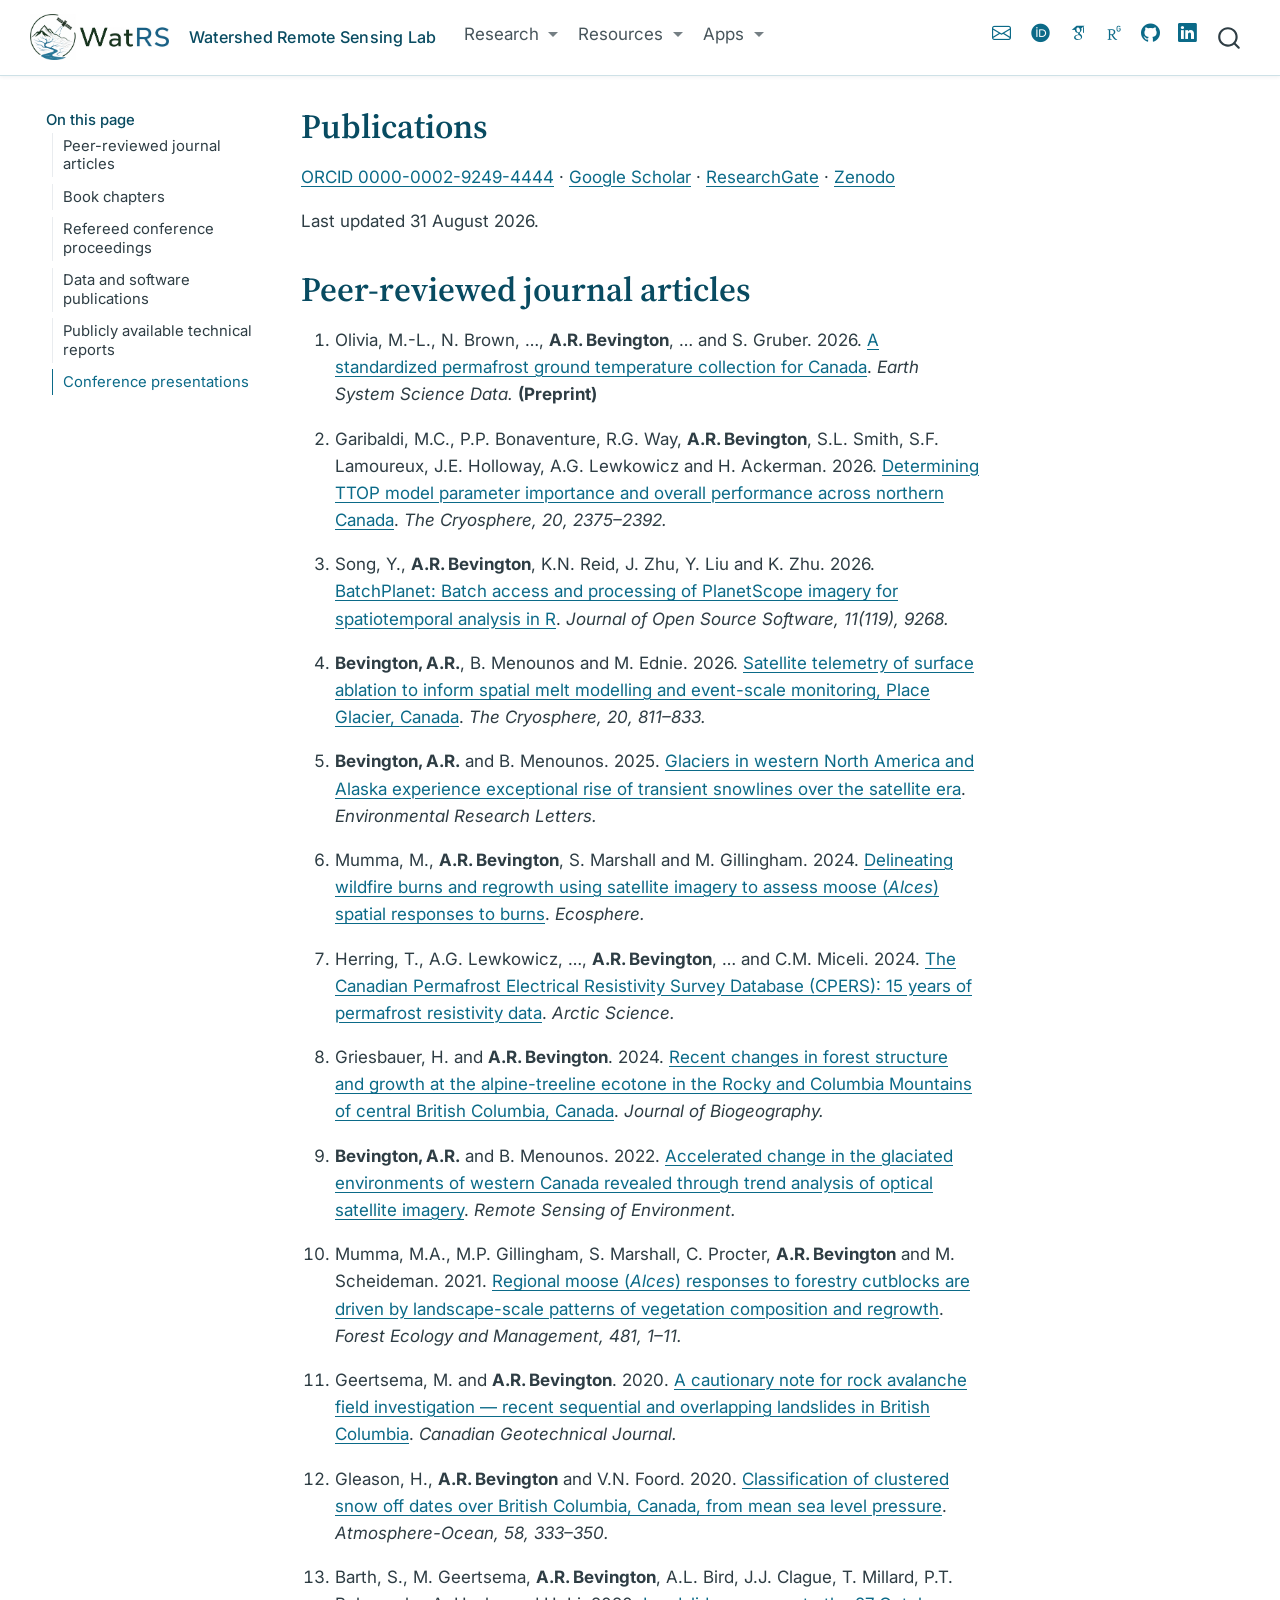
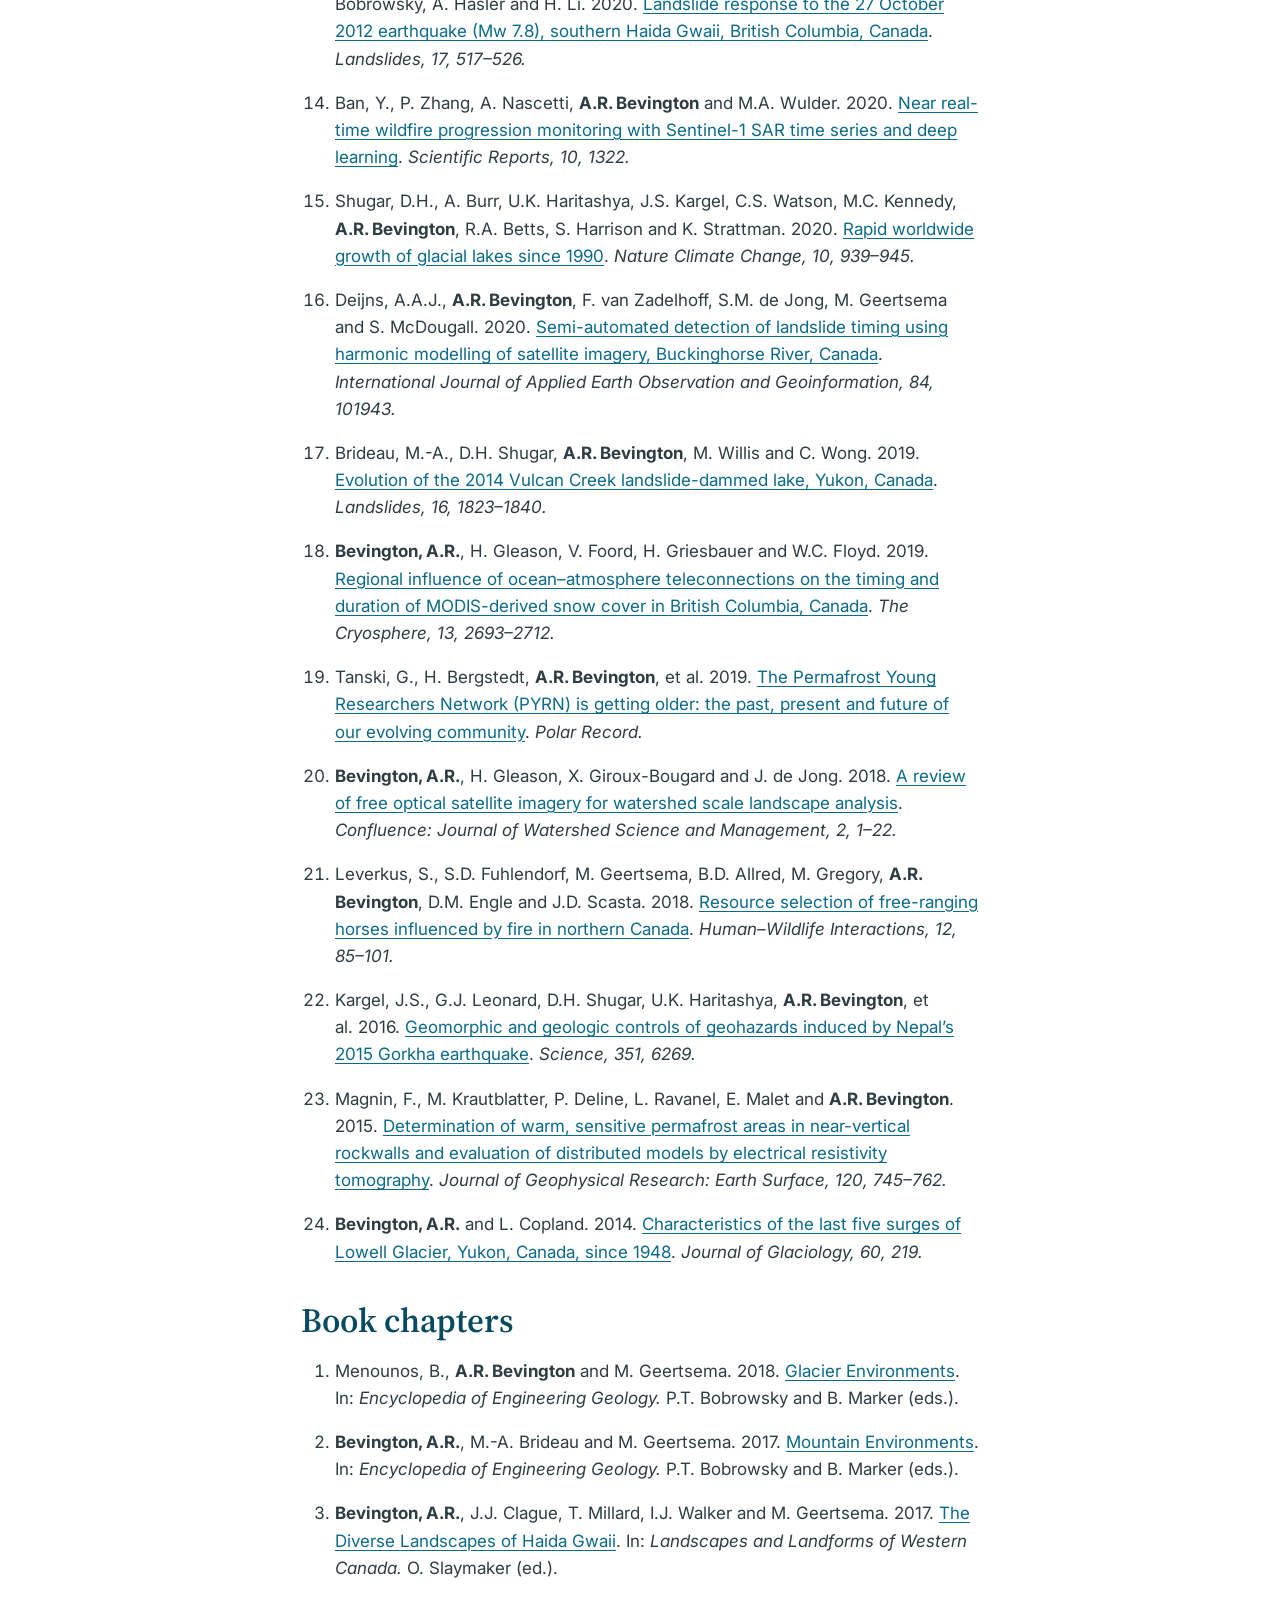
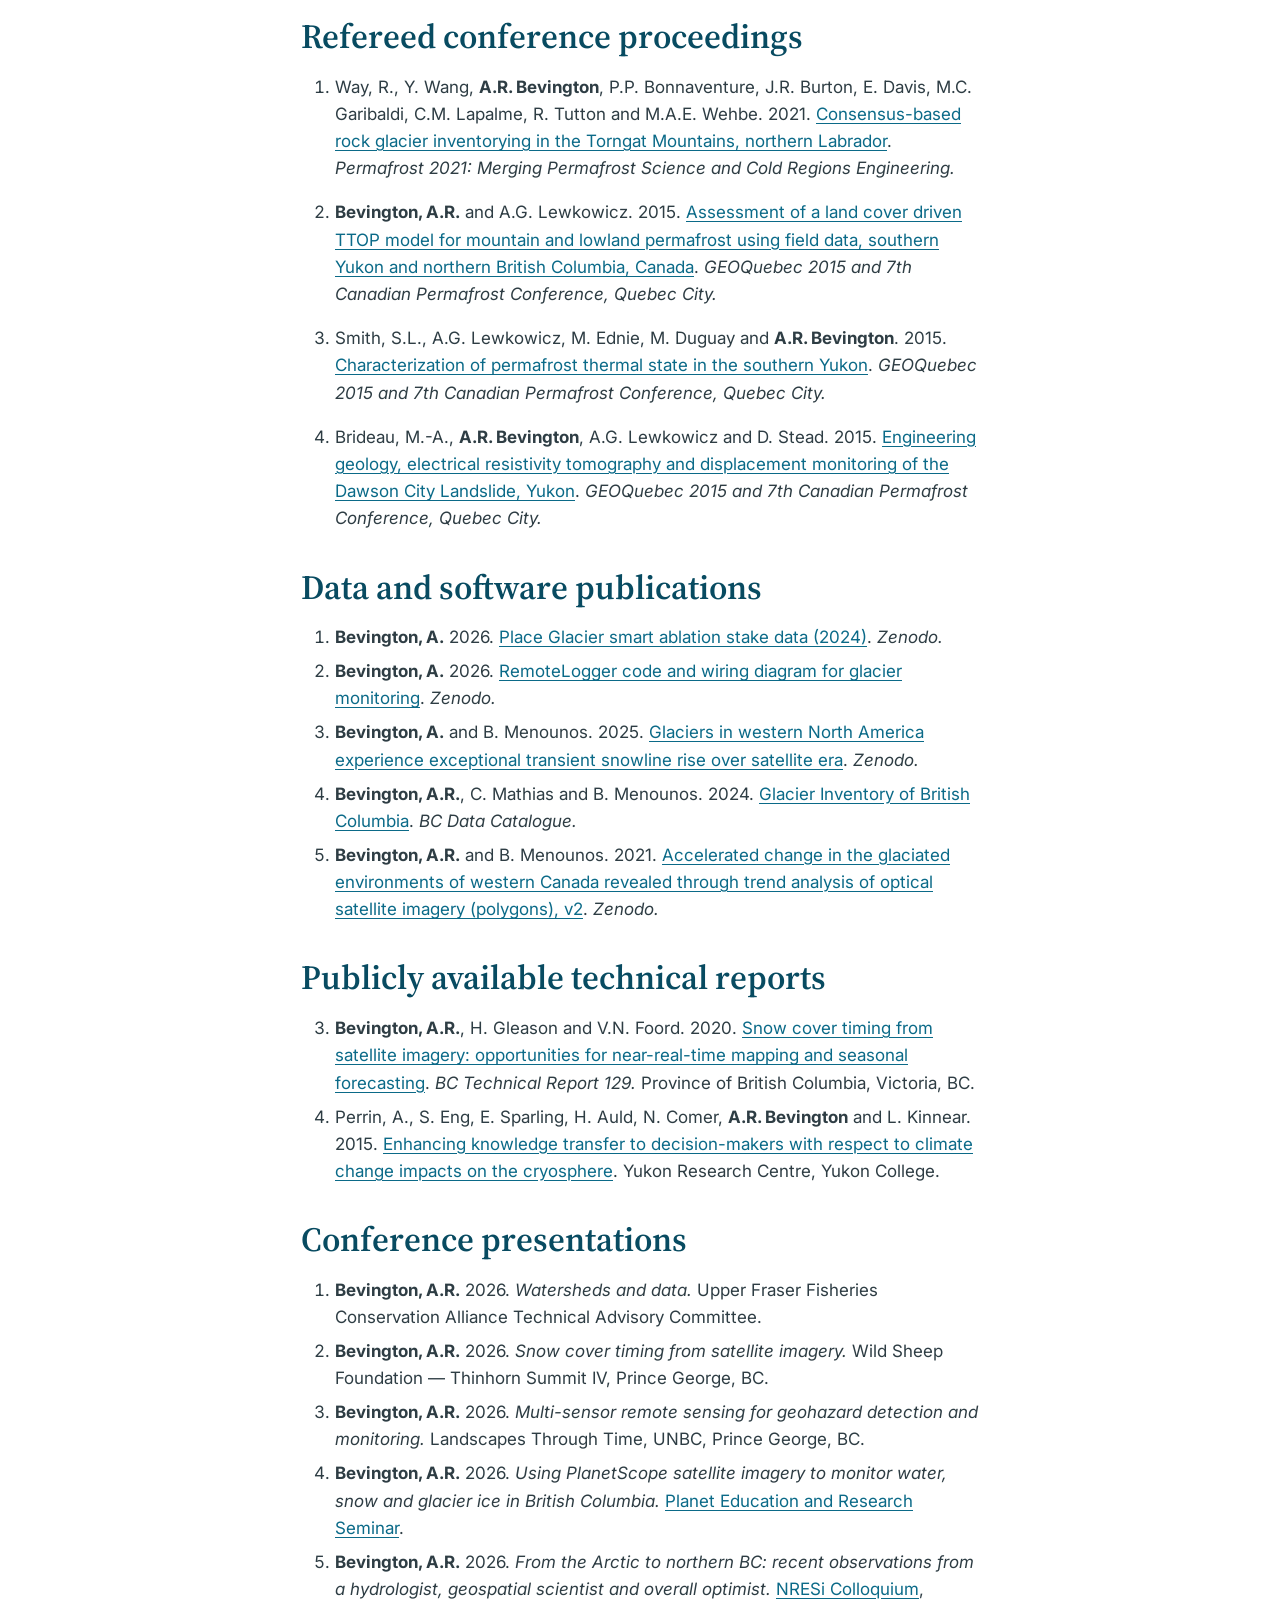
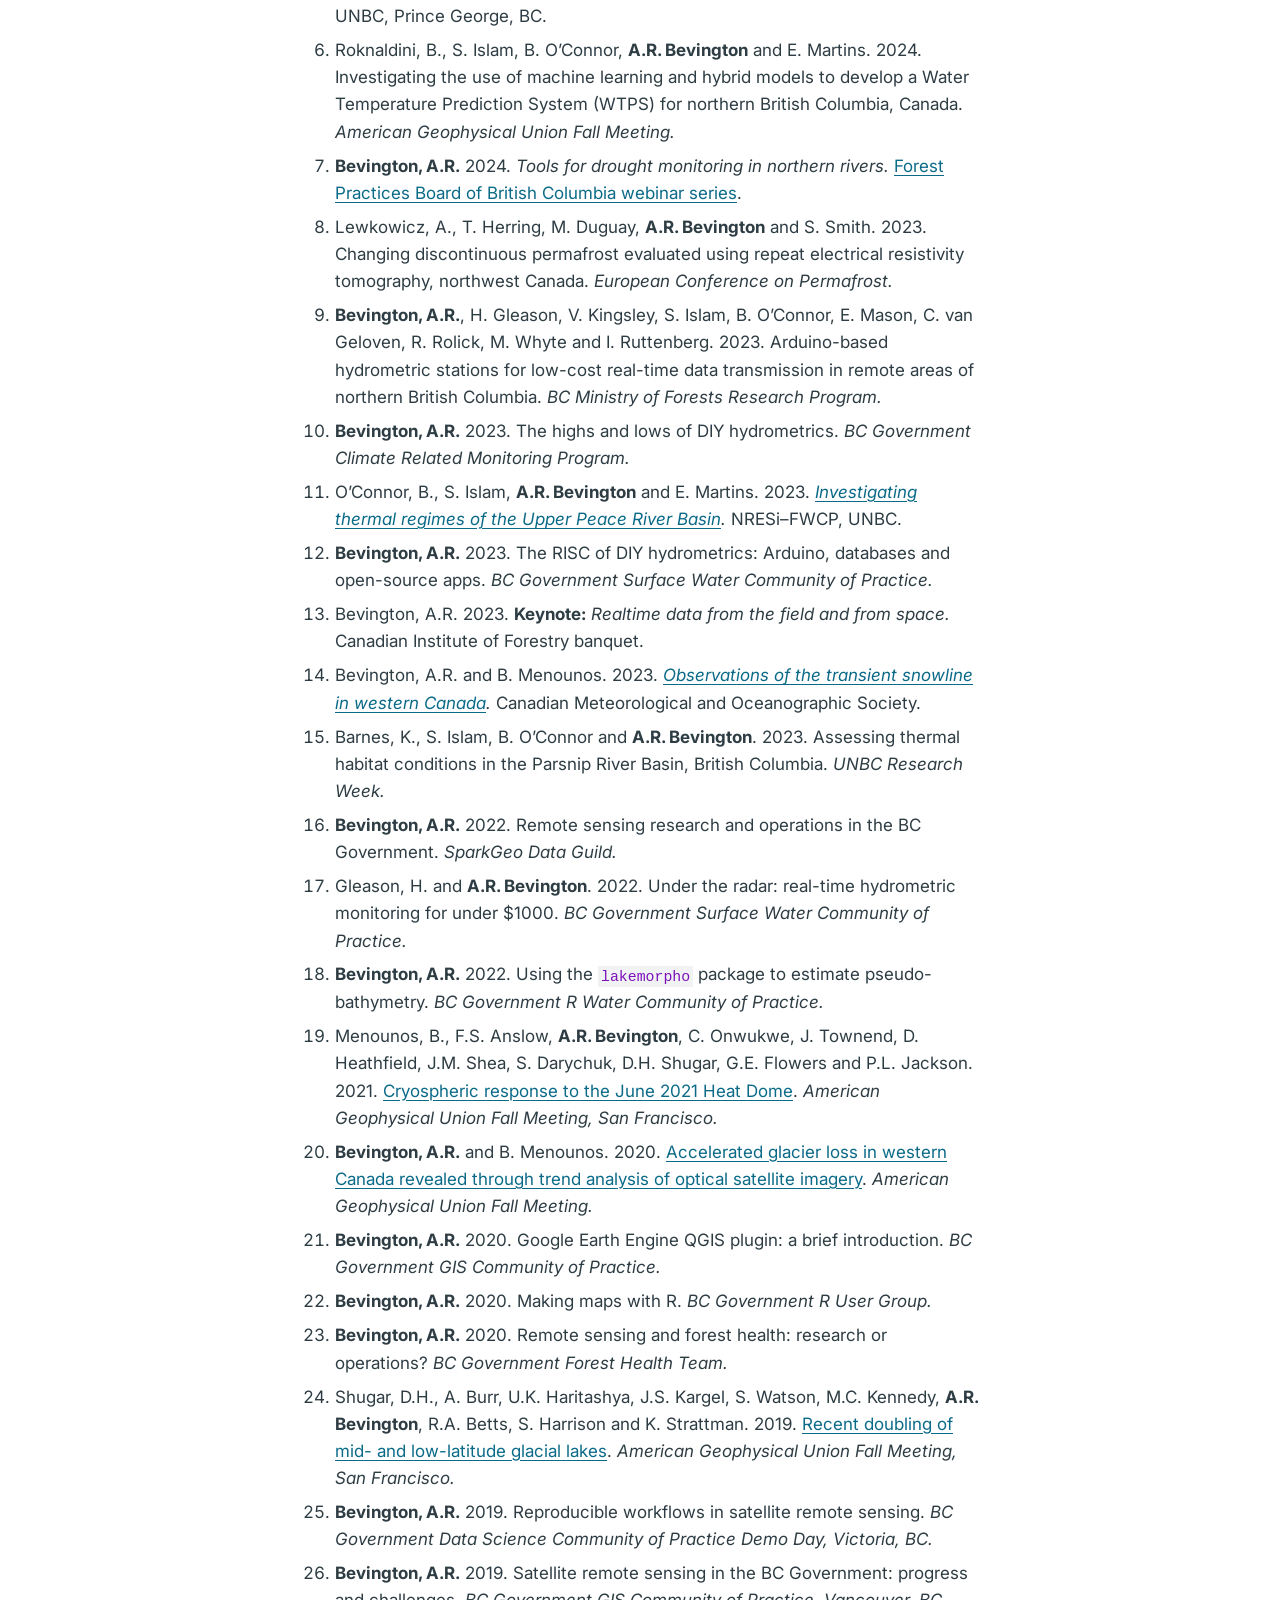
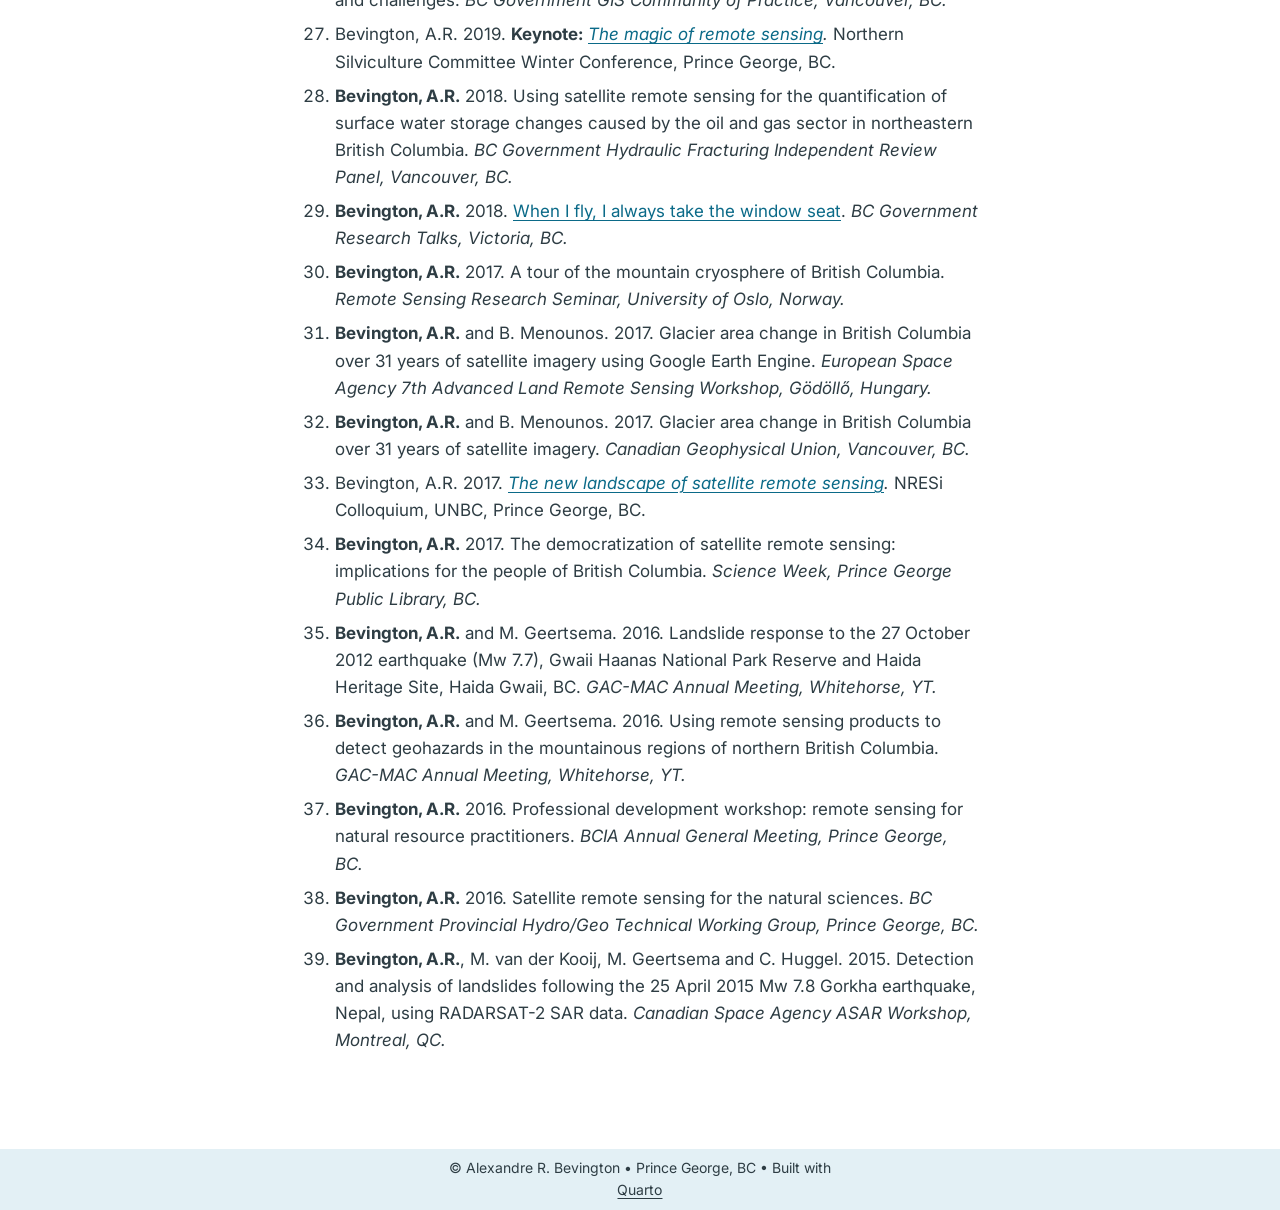
<file: docs/pubs.html>
<!DOCTYPE html>
<html xmlns="http://www.w3.org/1999/xhtml" lang="en" xml:lang="en"><head>

<meta charset="utf-8">
<meta name="generator" content="quarto-1.10.18">

<meta name="viewport" content="width=device-width, initial-scale=1.0, user-scalable=yes">


<title>WatRS - Publications – Watershed Remote Sensing Lab</title>
<style>
/* Default styles provided by pandoc.
** See https://pandoc.org/MANUAL.html#variables-for-html for config info.
*/
span.smallcaps{font-variant: small-caps;}
div.columns{display: flex; gap: 1.5em;}
div.column{flex: auto;}
@media screen {
div.columns{gap: min(4vw, 1.5em);}
div.column{overflow-x: auto;}
}
div.hanging-indent{margin-left: 1.5em; text-indent: -1.5em;}
ul.task-list{list-style: none;}
ul.task-list li input[type="checkbox"] {
  width: 0.8em;
  margin: 0 0.8em 0.2em -1em; /* quarto-specific, see https://github.com/quarto-dev/quarto-cli/issues/4556 */ 
  vertical-align: middle;
}
</style>


<script src="site_libs/quarto-nav/quarto-nav.js"></script>
<script src="site_libs/quarto-nav/headroom.min.js"></script>
<script src="site_libs/clipboard/clipboard.min.js"></script>
<script src="site_libs/quarto-search/autocomplete.umd.js"></script>
<script src="site_libs/quarto-search/fuse.min.js"></script>
<script src="site_libs/quarto-search/quarto-search.js"></script>
<meta name="quarto:offset" content="./">
<link href="./images/logo/watrs-favicon.png" rel="icon" type="image/png">
<script src="site_libs/quarto-html/quarto.js" type="module"></script>
<script src="site_libs/quarto-html/tabsets/tabsets.js" type="module"></script>
<script src="site_libs/quarto-html/popper.min.js"></script>
<script src="site_libs/quarto-html/tippy.umd.min.js"></script>
<script src="site_libs/quarto-html/anchor.min.js"></script>
<link href="site_libs/quarto-html/tippy.css" rel="stylesheet">
<link href="site_libs/quarto-html/quarto-syntax-highlighting-64a204ab8560d761af7679ceaba22944.css" rel="stylesheet" id="quarto-text-highlighting-styles">
<script src="site_libs/bootstrap/bootstrap.min.js"></script>
<link href="site_libs/bootstrap/bootstrap-icons.css" rel="stylesheet">
<link href="site_libs/bootstrap/bootstrap-d1c773b87a5f6f9511819a77ede35f03.min.css" rel="stylesheet" append-hash="true" id="quarto-bootstrap" data-mode="light">
<script id="quarto-search-options" type="application/json">{
  "location": "navbar",
  "copy-button": false,
  "collapse-after": 3,
  "panel-placement": "end",
  "type": "overlay",
  "limit": 50,
  "keyboard-shortcut": [
    "f",
    "/",
    "s"
  ],
  "show-item-context": false,
  "language": {
    "search-no-results-text": "No results",
    "search-matching-documents-text": "matching documents",
    "search-copy-link-title": "Copy link to search",
    "search-hide-matches-text": "Hide additional matches",
    "search-more-match-text": "more match in this document",
    "search-more-matches-text": "more matches in this document",
    "search-clear-button-title": "Clear",
    "search-text-placeholder": "",
    "search-detached-cancel-button-title": "Cancel",
    "search-submit-button-title": "Submit",
    "search-label": "Search"
  }
}</script>
<link rel="stylesheet" href="academicicons/css/academicons.min.css">
<link rel="preconnect" href="https://fonts.googleapis.com">
<link rel="preconnect" href="https://fonts.gstatic.com" crossorigin="">
<link rel="stylesheet" href="https://fonts.googleapis.com/css2?family=Inter:wght@400;500;600&amp;family=Source+Serif+4:opsz,wght@8..60,400;8..60,600;8..60,700&amp;display=swap">
<meta name="theme-color" content="#0b6a88">


</head>

<body class="floating nav-fixed quarto-light">

<div id="quarto-search-results"></div>
  <header id="quarto-header" class="headroom fixed-top">
    <nav class="navbar navbar-expand-lg " data-bs-theme="dark">
      <div class="navbar-container container-fluid">
      <div class="navbar-brand-container mx-auto">
    <a href="./index.html" class="navbar-brand navbar-brand-logo">
    <img src="./images/logo/watrs-horizontal.png" alt="Wat-RS — Watershed Remote Sensing Lab" class="navbar-logo light-content">
    <img src="./images/logo/watrs-horizontal.png" alt="Wat-RS — Watershed Remote Sensing Lab" class="navbar-logo dark-content">
    </a>
    <a class="navbar-brand" href="./index.html">
    <span class="navbar-title">Watershed Remote Sensing Lab</span>
    </a>
  </div>
            <div id="quarto-search" class="" title="Search"></div>
          <button class="navbar-toggler" type="button" data-bs-toggle="collapse" data-bs-target="#navbarCollapse" aria-controls="navbarCollapse" role="menu" aria-expanded="false" aria-label="Toggle navigation" onclick="if (window.quartoToggleHeadroom) { window.quartoToggleHeadroom(); }">
  <span class="navbar-toggler-icon"></span>
</button>
          <div class="collapse navbar-collapse" id="navbarCollapse">
            <ul class="navbar-nav navbar-nav-scroll me-auto">
  <li class="nav-item dropdown ">
    <a class="nav-link dropdown-toggle" href="#" id="nav-menu-research" role="link" data-bs-toggle="dropdown" aria-expanded="false">
 <span class="menu-text">Research</span>
    </a>
    <ul class="dropdown-menu" aria-labelledby="nav-menu-research">    
        <li>
    <a class="dropdown-item" href="./index.html">
 <span class="dropdown-text">Lab</span></a>
  </li>  
        <li>
    <a class="dropdown-item" href="./people.html">
 <span class="dropdown-text">People</span></a>
  </li>  
        <li>
    <a class="dropdown-item" href="./opportunities.html">
 <span class="dropdown-text">Opportunities</span></a>
  </li>  
        <li>
    <a class="dropdown-item" href="./pubs.html">
 <span class="dropdown-text">Publications</span></a>
  </li>  
        <li>
    <a class="dropdown-item" href="./outreach.html">
 <span class="dropdown-text">Outreach</span></a>
  </li>  
        <li>
    <a class="dropdown-item" href="./cv.html">
 <span class="dropdown-text">CV</span></a>
  </li>  
    </ul>
  </li>
  <li class="nav-item dropdown ">
    <a class="nav-link dropdown-toggle" href="#" id="nav-menu-resources" role="link" data-bs-toggle="dropdown" aria-expanded="false">
 <span class="menu-text">Resources</span>
    </a>
    <ul class="dropdown-menu" aria-labelledby="nav-menu-resources">    
        <li>
    <a class="dropdown-item" href="./courses.html">
 <span class="dropdown-text">Teaching and workshops</span></a>
  </li>  
        <li>
    <a class="dropdown-item" href="./resources.html">
 <span class="dropdown-text">Data and Tools</span></a>
  </li>  
    </ul>
  </li>
  <li class="nav-item dropdown ">
    <a class="nav-link dropdown-toggle" href="#" id="nav-menu-apps" role="link" data-bs-toggle="dropdown" aria-expanded="false">
 <span class="menu-text">Apps</span>
    </a>
    <ul class="dropdown-menu" aria-labelledby="nav-menu-apps">    
        <li>
    <a class="dropdown-item" href="https://watershed-rs.shinyapps.io/watershedBC/">
 <span class="dropdown-text">watershedBC</span></a>
  </li>  
        <li>
    <a class="dropdown-item" href="https://watershed-rs.shinyapps.io/remotelogger/">
 <span class="dropdown-text">RemoteLogger</span></a>
  </li>  
        <li>
    <a class="dropdown-item" href="https://bcgov-env.shinyapps.io/bc_gw_tools/">
 <span class="dropdown-text">Groundwater Wells</span></a>
  </li>  
        <li>
    <a class="dropdown-item" href="https://ee-bevingtona.projects.earthengine.app/view/everyimage">
 <span class="dropdown-text">EveryImage</span></a>
  </li>  
        <li>
    <a class="dropdown-item" href="https://ee-bevingtona.projects.earthengine.app/view/mosaic">
 <span class="dropdown-text">MosaicMaker</span></a>
  </li>  
        <li>
    <a class="dropdown-item" href="https://bevingtona.users.earthengine.app/view/bc-water-surface-temperature-explorer">
 <span class="dropdown-text">Water Temperature Explorer</span></a>
  </li>  
    </ul>
  </li>
</ul>
            <ul class="navbar-nav navbar-nav-scroll ms-auto">
  <li class="nav-item compact">
    <a class="nav-link" href="mailto:alex.bevington@unbc.ca"> <i class="bi bi-envelope" role="img" aria-label="Email">
</i> 
<span class="menu-text"></span></a>
  </li>  
  <li class="nav-item">
    <a class="nav-link" href="https://orcid.org/0000-0002-9249-4444"> 
<span class="menu-text"><i class="ai ai-orcid" role="img" aria-label="ORCID"></i></span></a>
  </li>  
  <li class="nav-item">
    <a class="nav-link" href="https://scholar.google.com/citations?user=5SVDaREAAAAJ&amp;hl=en"> 
<span class="menu-text"><i class="ai ai-google-scholar" role="img" aria-label="Google Scholar"></i></span></a>
  </li>  
  <li class="nav-item">
    <a class="nav-link" href="https://www.researchgate.net/profile/Alexandre-Bevington"> 
<span class="menu-text"><i class="ai ai-researchgate" role="img" aria-label="ResearchGate"></i></span></a>
  </li>  
  <li class="nav-item compact">
    <a class="nav-link" href="https://github.com/Wat-RS"> <i class="bi bi-github" role="img" aria-label="GitHub">
</i> 
<span class="menu-text"></span></a>
  </li>  
  <li class="nav-item compact">
    <a class="nav-link" href="https://www.linkedin.com/company/142884678/"> <i class="bi bi-linkedin" role="img" aria-label="LinkedIn">
</i> 
<span class="menu-text"></span></a>
  </li>  
</ul>
          </div> <!-- /navcollapse -->
            <div class="quarto-navbar-tools">
</div>
      </div> <!-- /container-fluid -->
    </nav>
</header>
<!-- content -->
<div id="quarto-content" class="quarto-container page-columns page-rows-contents page-layout-article page-navbar">
<!-- sidebar -->
  <nav id="quarto-sidebar" class="sidebar collapse collapse-horizontal quarto-sidebar-collapse-item sidebar-navigation floating overflow-auto">
    <nav id="TOC" role="doc-toc" class="toc-active" data-toc-expanded="99">
    <h2 id="toc-title">On this page</h2>
   
  <ul>
  <li><a href="#peer-reviewed-journal-articles" id="toc-peer-reviewed-journal-articles" class="nav-link active" data-scroll-target="#peer-reviewed-journal-articles">Peer-reviewed journal articles</a></li>
  <li><a href="#book-chapters" id="toc-book-chapters" class="nav-link" data-scroll-target="#book-chapters">Book chapters</a></li>
  <li><a href="#refereed-conference-proceedings" id="toc-refereed-conference-proceedings" class="nav-link" data-scroll-target="#refereed-conference-proceedings">Refereed conference proceedings</a></li>
  <li><a href="#data-and-software-publications" id="toc-data-and-software-publications" class="nav-link" data-scroll-target="#data-and-software-publications">Data and software publications</a></li>
  <li><a href="#publicly-available-technical-reports" id="toc-publicly-available-technical-reports" class="nav-link" data-scroll-target="#publicly-available-technical-reports">Publicly available technical reports</a></li>
  <li><a href="#conference-presentations" id="toc-conference-presentations" class="nav-link" data-scroll-target="#conference-presentations">Conference presentations</a></li>
  </ul>
</nav>
</nav>
<div id="quarto-sidebar-glass" class="quarto-sidebar-collapse-item" data-bs-toggle="collapse" data-bs-target=".quarto-sidebar-collapse-item"></div>
<!-- margin-sidebar -->
    <div id="quarto-margin-sidebar" class="sidebar margin-sidebar zindex-bottom">
    </div>
<!-- main -->
<main class="content" id="quarto-document-content">

<header id="title-block-header" class="quarto-title-block default">
<div class="quarto-title">
<h1 class="title">Publications</h1>
</div>



<div class="quarto-title-meta">

    
  
    
  </div>
  


</header>


<p><a href="https://orcid.org/0000-0002-9249-4444">ORCID 0000-0002-9249-4444</a> · <a href="https://scholar.google.com/citations?user=5SVDaREAAAAJ&amp;hl=en">Google Scholar</a> · <a href="https://www.researchgate.net/profile/Alexandre-Bevington">ResearchGate</a> · <a href="https://zenodo.org/search?q=Bevington">Zenodo</a></p>
<p>Last updated 31 August 2026.</p>
<section id="peer-reviewed-journal-articles" class="level1">
<h1>Peer-reviewed journal articles</h1>
<ol type="1">
<li><p>Olivia, M.-L., N. Brown, …, <strong>A.R. Bevington</strong>, … and S. Gruber. 2026. <a href="https://doi.org/10.5194/essd-2026-96">A standardized permafrost ground temperature collection for Canada</a>. <em>Earth System Science Data.</em> <strong>(Preprint)</strong></p></li>
<li><p>Garibaldi, M.C., P.P. Bonaventure, R.G. Way, <strong>A.R. Bevington</strong>, S.L. Smith, S.F. Lamoureux, J.E. Holloway, A.G. Lewkowicz and H. Ackerman. 2026. <a href="https://doi.org/10.5194/tc-20-2375-2026">Determining TTOP model parameter importance and overall performance across northern Canada</a>. <em>The Cryosphere, 20, 2375–2392.</em></p></li>
<li><p>Song, Y., <strong>A.R. Bevington</strong>, K.N. Reid, J. Zhu, Y. Liu and K. Zhu. 2026. <a href="https://doi.org/10.21105/joss.09268">BatchPlanet: Batch access and processing of PlanetScope imagery for spatiotemporal analysis in R</a>. <em>Journal of Open Source Software, 11(119), 9268.</em></p></li>
<li><p><strong>Bevington, A.R.</strong>, B. Menounos and M. Ednie. 2026. <a href="https://doi.org/10.5194/tc-20-811-2026">Satellite telemetry of surface ablation to inform spatial melt modelling and event-scale monitoring, Place Glacier, Canada</a>. <em>The Cryosphere, 20, 811–833.</em></p></li>
<li><p><strong>Bevington, A.R.</strong> and B. Menounos. 2025. <a href="https://doi.org/10.1088/1748-9326/adc9ca">Glaciers in western North America and Alaska experience exceptional rise of transient snowlines over the satellite era</a>. <em>Environmental Research Letters.</em></p></li>
<li><p>Mumma, M., <strong>A.R. Bevington</strong>, S. Marshall and M. Gillingham. 2024. <a href="https://doi.org/10.1002/ecs2.4793">Delineating wildfire burns and regrowth using satellite imagery to assess moose (<em>Alces</em>) spatial responses to burns</a>. <em>Ecosphere.</em></p></li>
<li><p>Herring, T., A.G. Lewkowicz, …, <strong>A.R. Bevington</strong>, … and C.M. Miceli. 2024. <a href="https://doi.org/10.1139/as-2023-0058">The Canadian Permafrost Electrical Resistivity Survey Database (CPERS): 15 years of permafrost resistivity data</a>. <em>Arctic Science.</em></p></li>
<li><p>Griesbauer, H. and <strong>A.R. Bevington</strong>. 2024. <a href="https://doi.org/10.1111/jbi.14778">Recent changes in forest structure and growth at the alpine-treeline ecotone in the Rocky and Columbia Mountains of central British Columbia, Canada</a>. <em>Journal of Biogeography.</em></p></li>
<li><p><strong>Bevington, A.R.</strong> and B. Menounos. 2022. <a href="https://doi.org/10.1016/j.rse.2021.112862">Accelerated change in the glaciated environments of western Canada revealed through trend analysis of optical satellite imagery</a>. <em>Remote Sensing of Environment.</em></p></li>
<li><p>Mumma, M.A., M.P. Gillingham, S. Marshall, C. Procter, <strong>A.R. Bevington</strong> and M. Scheideman. 2021. <a href="https://doi.org/10.1016/j.foreco.2020.118763">Regional moose (<em>Alces</em>) responses to forestry cutblocks are driven by landscape-scale patterns of vegetation composition and regrowth</a>. <em>Forest Ecology and Management, 481, 1–11.</em></p></li>
<li><p>Geertsema, M. and <strong>A.R. Bevington</strong>. 2020. <a href="https://doi.org/10.1139/cgj-2019-0751">A cautionary note for rock avalanche field investigation — recent sequential and overlapping landslides in British Columbia</a>. <em>Canadian Geotechnical Journal.</em></p></li>
<li><p>Gleason, H., <strong>A.R. Bevington</strong> and V.N. Foord. 2020. <a href="https://doi.org/10.1080/07055900.2020.1845116">Classification of clustered snow off dates over British Columbia, Canada, from mean sea level pressure</a>. <em>Atmosphere-Ocean, 58, 333–350.</em></p></li>
<li><p>Barth, S., M. Geertsema, <strong>A.R. Bevington</strong>, A.L. Bird, J.J. Clague, T. Millard, P.T. Bobrowsky, A. Hasler and H. Li. 2020. <a href="https://doi.org/10.1007/s10346-019-01292-7">Landslide response to the 27 October 2012 earthquake (Mw 7.8), southern Haida Gwaii, British Columbia, Canada</a>. <em>Landslides, 17, 517–526.</em></p></li>
<li><p>Ban, Y., P. Zhang, A. Nascetti, <strong>A.R. Bevington</strong> and M.A.&nbsp;Wulder. 2020. <a href="https://doi.org/10.1038/s41598-019-56967-x">Near real-time wildfire progression monitoring with Sentinel-1 SAR time series and deep learning</a>. <em>Scientific Reports, 10, 1322.</em></p></li>
<li><p>Shugar, D.H., A. Burr, U.K. Haritashya, J.S. Kargel, C.S. Watson, M.C. Kennedy, <strong>A.R. Bevington</strong>, R.A. Betts, S. Harrison and K. Strattman. 2020. <a href="https://doi.org/10.1038/s41558-020-0855-4">Rapid worldwide growth of glacial lakes since 1990</a>. <em>Nature Climate Change, 10, 939–945.</em></p></li>
<li><p>Deijns, A.A.J., <strong>A.R. Bevington</strong>, F. van Zadelhoff, S.M. de Jong, M. Geertsema and S. McDougall. 2020. <a href="https://doi.org/10.1016/j.jag.2019.101943">Semi-automated detection of landslide timing using harmonic modelling of satellite imagery, Buckinghorse River, Canada</a>. <em>International Journal of Applied Earth Observation and Geoinformation, 84, 101943.</em></p></li>
<li><p>Brideau, M.-A., D.H. Shugar, <strong>A.R. Bevington</strong>, M. Willis and C. Wong. 2019. <a href="https://doi.org/10.1007/s10346-019-01199-3">Evolution of the 2014 Vulcan Creek landslide-dammed lake, Yukon, Canada</a>. <em>Landslides, 16, 1823–1840.</em></p></li>
<li><p><strong>Bevington, A.R.</strong>, H. Gleason, V. Foord, H. Griesbauer and W.C. Floyd. 2019. <a href="https://doi.org/10.5194/tc-13-2693-2019">Regional influence of ocean–atmosphere teleconnections on the timing and duration of MODIS-derived snow cover in British Columbia, Canada</a>. <em>The Cryosphere, 13, 2693–2712.</em></p></li>
<li><p>Tanski, G., H. Bergstedt, <strong>A.R. Bevington</strong>, et al.&nbsp;2019. <a href="https://doi.org/10.1017/S0032247418000645">The Permafrost Young Researchers Network (PYRN) is getting older: the past, present and future of our evolving community</a>. <em>Polar Record.</em></p></li>
<li><p><strong>Bevington, A.R.</strong>, H. Gleason, X. Giroux-Bougard and J. de Jong. 2018. <a href="https://doi.org/10.22230/jwsm.2018v2n2a18">A review of free optical satellite imagery for watershed scale landscape analysis</a>. <em>Confluence: Journal of Watershed Science and Management, 2, 1–22.</em></p></li>
<li><p>Leverkus, S., S.D. Fuhlendorf, M. Geertsema, B.D. Allred, M. Gregory, <strong>A.R. Bevington</strong>, D.M. Engle and J.D. Scasta. 2018. <a href="https://doi.org/10.26077/j5px-af63">Resource selection of free-ranging horses influenced by fire in northern Canada</a>. <em>Human–Wildlife Interactions, 12, 85–101.</em></p></li>
<li><p>Kargel, J.S., G.J. Leonard, D.H. Shugar, U.K. Haritashya, <strong>A.R. Bevington</strong>, et al.&nbsp;2016. <a href="https://doi.org/10.1126/science.aac8353">Geomorphic and geologic controls of geohazards induced by Nepal’s 2015 Gorkha earthquake</a>. <em>Science, 351, 6269.</em></p></li>
<li><p>Magnin, F., M. Krautblatter, P. Deline, L. Ravanel, E. Malet and <strong>A.R. Bevington</strong>. 2015. <a href="https://doi.org/10.1002/2014JF003351">Determination of warm, sensitive permafrost areas in near-vertical rockwalls and evaluation of distributed models by electrical resistivity tomography</a>. <em>Journal of Geophysical Research: Earth Surface, 120, 745–762.</em></p></li>
<li><p><strong>Bevington, A.R.</strong> and L. Copland. 2014. <a href="https://doi.org/10.3189/2014JoG13J134">Characteristics of the last five surges of Lowell Glacier, Yukon, Canada, since 1948</a>. <em>Journal of Glaciology, 60, 219.</em></p></li>
</ol>
</section>
<section id="book-chapters" class="level1">
<h1>Book chapters</h1>
<ol type="1">
<li><p>Menounos, B., <strong>A.R. Bevington</strong> and M. Geertsema. 2018. <a href="https://doi.org/10.1007/978-3-319-73568-9_143">Glacier Environments</a>. In: <em>Encyclopedia of Engineering Geology.</em> P.T. Bobrowsky and B. Marker (eds.).</p></li>
<li><p><strong>Bevington, A.R.</strong>, M.-A. Brideau and M. Geertsema. 2017. <a href="https://doi.org/10.1007/978-3-319-73568-9_209">Mountain Environments</a>. In: <em>Encyclopedia of Engineering Geology.</em> P.T. Bobrowsky and B. Marker (eds.).</p></li>
<li><p><strong>Bevington, A.R.</strong>, J.J. Clague, T. Millard, I.J. Walker and M. Geertsema. 2017. <a href="https://doi.org/10.1007/978-3-319-44595-3_21">The Diverse Landscapes of Haida Gwaii</a>. In: <em>Landscapes and Landforms of Western Canada.</em> O. Slaymaker (ed.).</p></li>
</ol>
</section>
<section id="refereed-conference-proceedings" class="level1">
<h1>Refereed conference proceedings</h1>
<ol type="1">
<li><p>Way, R., Y. Wang, <strong>A.R. Bevington</strong>, P.P. Bonnaventure, J.R. Burton, E. Davis, M.C. Garibaldi, C.M. Lapalme, R. Tutton and M.A.E. Wehbe. 2021. <a href="https://doi.org/10.1061/9780784483589.012">Consensus-based rock glacier inventorying in the Torngat Mountains, northern Labrador</a>. <em>Permafrost 2021: Merging Permafrost Science and Cold Regions Engineering.</em></p></li>
<li><p><strong>Bevington, A.R.</strong> and A.G. Lewkowicz. 2015. <a href="https://www.researchgate.net/publication/282649555_Assessment_of_a_land_cover_driven_TTOP_model_for_mountain_and_lowland_permafrost_using_field_data_southern_Yukon_and_northern_British_Columbia_Canada">Assessment of a land cover driven TTOP model for mountain and lowland permafrost using field data, southern Yukon and northern British Columbia, Canada</a>. <em>GEOQuebec 2015 and 7th Canadian Permafrost Conference, Quebec City.</em></p></li>
<li><p>Smith, S.L., A.G. Lewkowicz, M. Ednie, M. Duguay and <strong>A.R. Bevington</strong>. 2015. <a href="https://www.researchgate.net/publication/312623215_Characterization_of_Permafrost_Thermal_State_in_the_Southern_Yukon">Characterization of permafrost thermal state in the southern Yukon</a>. <em>GEOQuebec 2015 and 7th Canadian Permafrost Conference, Quebec City.</em></p></li>
<li><p>Brideau, M.-A., <strong>A.R. Bevington</strong>, A.G. Lewkowicz and D. Stead. 2015. <a href="https://www.researchgate.net/publication/281939062_Engineering_Geology_Electrical_Resistivity_Tomography_and_Displacement_Monitoring_of_the_Dawson_City_Landslide_Yukon">Engineering geology, electrical resistivity tomography and displacement monitoring of the Dawson City Landslide, Yukon</a>. <em>GEOQuebec 2015 and 7th Canadian Permafrost Conference, Quebec City.</em></p></li>
</ol>
</section>
<section id="data-and-software-publications" class="level1">
<h1>Data and software publications</h1>
<ol type="1">
<li><strong>Bevington, A.</strong> 2026. <a href="https://doi.org/10.5281/zenodo.18392420">Place Glacier smart ablation stake data (2024)</a>. <em>Zenodo.</em></li>
<li><strong>Bevington, A.</strong> 2026. <a href="https://doi.org/10.5281/zenodo.18392144">RemoteLogger code and wiring diagram for glacier monitoring</a>. <em>Zenodo.</em></li>
<li><strong>Bevington, A.</strong> and B. Menounos. 2025. <a href="https://doi.org/10.5281/zenodo.13755650">Glaciers in western North America experience exceptional transient snowline rise over satellite era</a>. <em>Zenodo.</em></li>
<li><strong>Bevington, A.R.</strong>, C. Mathias and B. Menounos. 2024. <a href="https://catalogue.data.gov.bc.ca/dataset/glaciers">Glacier Inventory of British Columbia</a>. <em>BC Data Catalogue.</em></li>
<li><strong>Bevington, A.R.</strong> and B. Menounos. 2021. <a href="https://doi.org/10.5281/zenodo.5900363">Accelerated change in the glaciated environments of western Canada revealed through trend analysis of optical satellite imagery (polygons), v2</a>. <em>Zenodo.</em></li>
</ol>
</section>
<section id="publicly-available-technical-reports" class="level1">
<h1>Publicly available technical reports</h1>
<ol start="3" type="1">
<li><strong>Bevington, A.R.</strong>, H. Gleason and V.N. Foord. 2020. <a href="http://a100.gov.bc.ca/pub/eirs/viewDocumentDetail.do?fromStatic=true&amp;repository=BDP&amp;documentId=13100">Snow cover timing from satellite imagery: opportunities for near-real-time mapping and seasonal forecasting</a>. <em>BC Technical Report 129.</em> Province of British Columbia, Victoria, BC.</li>
<li>Perrin, A., S. Eng, E. Sparling, H. Auld, N. Comer, <strong>A.R. Bevington</strong> and L. Kinnear. 2015. <a href="http://dx.doi.org/10.13140/RG.2.2.30662.68168">Enhancing knowledge transfer to decision-makers with respect to climate change impacts on the cryosphere</a>. Yukon Research Centre, Yukon College.</li>
</ol>
</section>
<section id="conference-presentations" class="level1">
<h1>Conference presentations</h1>
<ol type="1">
<li><strong>Bevington, A.R.</strong> 2026. <em>Watersheds and data.</em> Upper Fraser Fisheries Conservation Alliance Technical Advisory Committee.</li>
<li><strong>Bevington, A.R.</strong> 2026. <em>Snow cover timing from satellite imagery.</em> Wild Sheep Foundation — Thinhorn Summit IV, Prince George, BC.</li>
<li><strong>Bevington, A.R.</strong> 2026. <em>Multi-sensor remote sensing for geohazard detection and monitoring.</em> Landscapes Through Time, UNBC, Prince George, BC.</li>
<li><strong>Bevington, A.R.</strong> 2026. <em>Using PlanetScope satellite imagery to monitor water, snow and glacier ice in British Columbia.</em> <a href="https://www.planet.com/industries/education-and-research/">Planet Education and Research Seminar</a>.</li>
<li><strong>Bevington, A.R.</strong> 2026. <em>From the Arctic to northern BC: recent observations from a hydrologist, geospatial scientist and overall optimist.</em> <a href="https://video.unbc.ca/media/Alex+Bevington+-+From+the+Arctic+to+Northern+British+Columbia%3A+Recent+observations+from+the+perspective+of+a+hydrologist%2C+geospatial+scientist%2C+and+overall+optimist+-+NRESi+presentation+Friday+6+Feb+2026/0_4el4s9a8/23996">NRESi Colloquium</a>, UNBC, Prince George, BC.</li>
<li>Roknaldini, B., S. Islam, B. O’Connor, <strong>A.R. Bevington</strong> and E. Martins. 2024. Investigating the use of machine learning and hybrid models to develop a Water Temperature Prediction System (WTPS) for northern British Columbia, Canada. <em>American Geophysical Union Fall Meeting.</em></li>
<li><strong>Bevington, A.R.</strong> 2024. <em>Tools for drought monitoring in northern rivers.</em> <a href="https://www.fpbc.ca/webinar-recordings/tools-drought-monitoring/">Forest Practices Board of British Columbia webinar series</a>.</li>
<li>Lewkowicz, A., T. Herring, M. Duguay, <strong>A.R. Bevington</strong> and S. Smith. 2023. Changing discontinuous permafrost evaluated using repeat electrical resistivity tomography, northwest Canada. <em>European Conference on Permafrost.</em></li>
<li><strong>Bevington, A.R.</strong>, H. Gleason, V. Kingsley, S. Islam, B. O’Connor, E. Mason, C. van Geloven, R. Rolick, M. Whyte and I. Ruttenberg. 2023. Arduino-based hydrometric stations for low-cost real-time data transmission in remote areas of northern British Columbia. <em>BC Ministry of Forests Research Program.</em></li>
<li><strong>Bevington, A.R.</strong> 2023. The highs and lows of DIY hydrometrics. <em>BC Government Climate Related Monitoring Program.</em></li>
<li>O’Connor, B., S. Islam, <strong>A.R. Bevington</strong> and E. Martins. 2023. <a href="https://video.unbc.ca/media/FWCP%20-%20NRESi%20O%27Connor%20March%201%202023.mp4/0_df83hb0r/23996"><em>Investigating thermal regimes of the Upper Peace River Basin</em></a><em>.</em> NRESi–FWCP, UNBC.</li>
<li><strong>Bevington, A.R.</strong> 2023. The RISC of DIY hydrometrics: Arduino, databases and open-source apps. <em>BC Government Surface Water Community of Practice.</em></li>
<li>Bevington, A.R. 2023. <strong>Keynote:</strong> <em>Realtime data from the field and from space.</em> Canadian Institute of Forestry banquet.</li>
<li>Bevington, A.R. and B. Menounos. 2023. <a href="https://www.youtube.com/watch?v=gRGdRI6voOQ"><em>Observations of the transient snowline in western Canada</em></a><em>.</em> Canadian Meteorological and Oceanographic Society.</li>
<li>Barnes, K., S. Islam, B. O’Connor and <strong>A.R. Bevington</strong>. 2023. Assessing thermal habitat conditions in the Parsnip River Basin, British Columbia. <em>UNBC Research Week.</em></li>
<li><strong>Bevington, A.R.</strong> 2022. Remote sensing research and operations in the BC Government. <em>SparkGeo Data Guild.</em></li>
<li>Gleason, H. and <strong>A.R. Bevington</strong>. 2022. Under the radar: real-time hydrometric monitoring for under $1000. <em>BC Government Surface Water Community of Practice.</em></li>
<li><strong>Bevington, A.R.</strong> 2022. Using the <code>lakemorpho</code> package to estimate pseudo-bathymetry. <em>BC Government R Water Community of Practice.</em></li>
<li>Menounos, B., F.S. Anslow, <strong>A.R. Bevington</strong>, C. Onwukwe, J. Townend, D. Heathfield, J.M. Shea, S. Darychuk, D.H. Shugar, G.E. Flowers and P.L. Jackson. 2021. <a href="https://ui.adsabs.harvard.edu/abs/2021AGUFM.C54C..06M/abstract">Cryospheric response to the June 2021 Heat Dome</a>. <em>American Geophysical Union Fall Meeting, San Francisco.</em></li>
<li><strong>Bevington, A.R.</strong> and B. Menounos. 2020. <a href="https://ui.adsabs.harvard.edu/abs/2020AGUFMC042...10B/abstract">Accelerated glacier loss in western Canada revealed through trend analysis of optical satellite imagery</a>. <em>American Geophysical Union Fall Meeting.</em></li>
<li><strong>Bevington, A.R.</strong> 2020. Google Earth Engine QGIS plugin: a brief introduction. <em>BC Government GIS Community of Practice.</em></li>
<li><strong>Bevington, A.R.</strong> 2020. Making maps with R. <em>BC Government R User Group.</em></li>
<li><strong>Bevington, A.R.</strong> 2020. Remote sensing and forest health: research or operations? <em>BC Government Forest Health Team.</em></li>
<li>Shugar, D.H., A. Burr, U.K. Haritashya, J.S. Kargel, S. Watson, M.C. Kennedy, <strong>A.R. Bevington</strong>, R.A. Betts, S. Harrison and K. Strattman. 2019. <a href="https://ui.adsabs.harvard.edu/abs/2019AGUFM.C21B.02S/abstract">Recent doubling of mid- and low-latitude glacial lakes</a>. <em>American Geophysical Union Fall Meeting, San Francisco.</em></li>
<li><strong>Bevington, A.R.</strong> 2019. Reproducible workflows in satellite remote sensing. <em>BC Government Data Science Community of Practice Demo Day, Victoria, BC.</em></li>
<li><strong>Bevington, A.R.</strong> 2019. Satellite remote sensing in the BC Government: progress and challenges. <em>BC Government GIS Community of Practice, Vancouver, BC.</em></li>
<li>Bevington, A.R. 2019. <strong>Keynote:</strong> <a href="http://nsc-bc.org/wp-content/uploads/2019/03/Bevington.pdf"><em>The magic of remote sensing</em></a><em>.</em> Northern Silviculture Committee Winter Conference, Prince George, BC.</li>
<li><strong>Bevington, A.R.</strong> 2018. Using satellite remote sensing for the quantification of surface water storage changes caused by the oil and gas sector in northeastern British Columbia. <em>BC Government Hydraulic Fracturing Independent Review Panel, Vancouver, BC.</em></li>
<li><strong>Bevington, A.R.</strong> 2018. <a href="https://youtu.be/WBWnnkhrCIA">When I fly, I always take the window seat</a>. <em>BC Government Research Talks, Victoria, BC.</em></li>
<li><strong>Bevington, A.R.</strong> 2017. A tour of the mountain cryosphere of British Columbia. <em>Remote Sensing Research Seminar, University of Oslo, Norway.</em></li>
<li><strong>Bevington, A.R.</strong> and B. Menounos. 2017. Glacier area change in British Columbia over 31 years of satellite imagery using Google Earth Engine. <em>European Space Agency 7th Advanced Land Remote Sensing Workshop, Gödöllő, Hungary.</em></li>
<li><strong>Bevington, A.R.</strong> and B. Menounos. 2017. Glacier area change in British Columbia over 31 years of satellite imagery. <em>Canadian Geophysical Union, Vancouver, BC.</em></li>
<li>Bevington, A.R. 2017. <a href="https://www2.unbc.ca/events/44824/nresi-colloquium-new-landscape-satellite-remote-sensing-alex-bevington-bc-mflnrord-and-unbc-phd-student"><em>The new landscape of satellite remote sensing</em></a><em>.</em> NRESi Colloquium, UNBC, Prince George, BC.</li>
<li><strong>Bevington, A.R.</strong> 2017. The democratization of satellite remote sensing: implications for the people of British Columbia. <em>Science Week, Prince George Public Library, BC.</em></li>
<li><strong>Bevington, A.R.</strong> and M. Geertsema. 2016. Landslide response to the 27 October 2012 earthquake (Mw 7.7), Gwaii Haanas National Park Reserve and Haida Heritage Site, Haida Gwaii, BC. <em>GAC-MAC Annual Meeting, Whitehorse, YT.</em></li>
<li><strong>Bevington, A.R.</strong> and M. Geertsema. 2016. Using remote sensing products to detect geohazards in the mountainous regions of northern British Columbia. <em>GAC-MAC Annual Meeting, Whitehorse, YT.</em></li>
<li><strong>Bevington, A.R.</strong> 2016. Professional development workshop: remote sensing for natural resource practitioners. <em>BCIA Annual General Meeting, Prince George, BC.</em></li>
<li><strong>Bevington, A.R.</strong> 2016. Satellite remote sensing for the natural sciences. <em>BC Government Provincial Hydro/Geo Technical Working Group, Prince George, BC.</em></li>
<li><strong>Bevington, A.R.</strong>, M. van der Kooij, M. Geertsema and C. Huggel. 2015. Detection and analysis of landslides following the 25 April 2015 Mw 7.8 Gorkha earthquake, Nepal, using RADARSAT-2 SAR data. <em>Canadian Space Agency ASAR Workshop, Montreal, QC.</em></li>
</ol>


</section>

</main> <!-- /main -->
<script id="quarto-html-after-body" type="application/javascript">
  window.document.addEventListener("DOMContentLoaded", function (event) {
    const icon = "";
    const anchorJS = new window.AnchorJS();
    anchorJS.options = {
      placement: 'right',
      icon: icon
    };
    anchorJS.add('.anchored');
    const isCodeAnnotation = (el) => {
      for (const clz of el.classList) {
        if (clz.startsWith('code-annotation-')) {                     
          return true;
        }
      }
      return false;
    }
    const onCopySuccess = function(e) {
      // button target
      const button = e.trigger;
      // don't keep focus
      button.blur();
      // flash "checked"
      button.classList.add('code-copy-button-checked');
      var currentTitle = button.getAttribute("title");
      button.setAttribute("title", "Copied!");
      let tooltip;
      if (window.bootstrap) {
        button.setAttribute("data-bs-toggle", "tooltip");
        button.setAttribute("data-bs-placement", "left");
        button.setAttribute("data-bs-title", "Copied!");
        tooltip = new bootstrap.Tooltip(button, 
          { trigger: "manual", 
            customClass: "code-copy-button-tooltip",
            offset: [0, -8]});
        tooltip.show();    
      }
      setTimeout(function() {
        if (tooltip) {
          tooltip.hide();
          button.removeAttribute("data-bs-title");
          button.removeAttribute("data-bs-toggle");
          button.removeAttribute("data-bs-placement");
        }
        button.setAttribute("title", currentTitle);
        button.classList.remove('code-copy-button-checked');
      }, 1000);
      // clear code selection
      e.clearSelection();
    }
    const getTextToCopy = function(trigger) {
      const outerScaffold = trigger.parentElement.cloneNode(true);
      const codeEl = outerScaffold.querySelector('code');
      for (const childEl of codeEl.children) {
        if (isCodeAnnotation(childEl)) {
          childEl.remove();
        }
      }
      return codeEl.innerText;
    }
    const clipboard = new window.ClipboardJS('.code-copy-button:not([data-in-quarto-modal])', {
      text: getTextToCopy
    });
    clipboard.on('success', onCopySuccess);
    if (window.document.getElementById('quarto-embedded-source-code-modal')) {
      const clipboardModal = new window.ClipboardJS('.code-copy-button[data-in-quarto-modal]', {
        text: getTextToCopy,
        container: window.document.getElementById('quarto-embedded-source-code-modal')
      });
      clipboardModal.on('success', onCopySuccess);
    }
      var localhostRegex = new RegExp(/^(?:http|https):\/\/localhost\:?[0-9]*\//);
      var mailtoRegex = new RegExp(/^mailto:/);
        var filterRegex = new RegExp("https:\/\/watershedlab\.ca");
      var isInternal = (href) => {
          return filterRegex.test(href) || localhostRegex.test(href) || mailtoRegex.test(href);
      }
      // Inspect non-navigation links and adorn them if external
     var links = window.document.querySelectorAll('a[href]:not(.nav-link):not(.navbar-brand):not(.toc-action):not(.sidebar-link):not(.sidebar-item-toggle):not(.pagination-link):not(.no-external):not([aria-hidden]):not(.dropdown-item):not(.quarto-navigation-tool):not(.about-link)');
      for (var i=0; i<links.length; i++) {
        const link = links[i];
        if (!isInternal(link.href)) {
          // undo the damage that might have been done by quarto-nav.js in the case of
          // links that we want to consider external
          if (link.dataset.originalHref !== undefined) {
            link.href = link.dataset.originalHref;
          }
            // target, if specified
            link.setAttribute("target", "_blank");
            if (link.getAttribute("rel") === null) {
              link.setAttribute("rel", "noopener");
            }
        }
      }
    function tippyHover(el, contentFn, onTriggerFn, onUntriggerFn) {
      const config = {
        allowHTML: true,
        maxWidth: 500,
        delay: 100,
        arrow: false,
        appendTo: function(el) {
            return el.parentElement;
        },
        interactive: true,
        interactiveBorder: 10,
        theme: 'quarto',
        placement: 'bottom-start',
      };
      if (contentFn) {
        config.content = contentFn;
      }
      if (onTriggerFn) {
        config.onTrigger = onTriggerFn;
      }
      if (onUntriggerFn) {
        config.onUntrigger = onUntriggerFn;
      }
      window.tippy(el, config); 
    }
    const noterefs = window.document.querySelectorAll('a[role="doc-noteref"]');
    for (var i=0; i<noterefs.length; i++) {
      const ref = noterefs[i];
      tippyHover(ref, function() {
        // use id or data attribute instead here
        let href = ref.getAttribute('data-footnote-href') || ref.getAttribute('href');
        try { href = new URL(href).hash; } catch {}
        const id = href.replace(/^#\/?/, "");
        const note = window.document.getElementById(id);
        if (note) {
          return note.innerHTML;
        } else {
          return "";
        }
      });
    }
    const xrefs = window.document.querySelectorAll('a.quarto-xref');
    const processXRef = (id, note) => {
      // Strip column container classes
      const stripColumnClz = (el) => {
        el.classList.remove("page-full", "page-columns");
        if (el.children) {
          for (const child of el.children) {
            stripColumnClz(child);
          }
        }
      }
      stripColumnClz(note)
      if (id === null || id.startsWith('sec-')) {
        // Special case sections, only their first couple elements
        const container = document.createElement("div");
        if (note.children && note.children.length > 2) {
          container.appendChild(note.children[0].cloneNode(true));
          for (let i = 1; i < note.children.length; i++) {
            const child = note.children[i];
            if (child.tagName === "P" && child.innerText === "") {
              continue;
            } else {
              container.appendChild(child.cloneNode(true));
              break;
            }
          }
          if (window.Quarto?.typesetMath) {
            window.Quarto.typesetMath(container);
          }
          return container.innerHTML
        } else {
          if (window.Quarto?.typesetMath) {
            window.Quarto.typesetMath(note);
          }
          return note.innerHTML;
        }
      } else {
        // Remove any anchor links if they are present
        const anchorLink = note.querySelector('a.anchorjs-link');
        if (anchorLink) {
          anchorLink.remove();
        }
        if (window.Quarto?.typesetMath) {
          window.Quarto.typesetMath(note);
        }
        if (note.classList.contains("callout")) {
          return note.outerHTML;
        } else {
          return note.innerHTML;
        }
      }
    }
    for (var i=0; i<xrefs.length; i++) {
      const xref = xrefs[i];
      tippyHover(xref, undefined, function(instance) {
        instance.disable();
        let url = xref.getAttribute('href');
        let hash = undefined; 
        if (url.startsWith('#')) {
          hash = url;
        } else {
          try { hash = new URL(url).hash; } catch {}
        }
        if (hash) {
          const id = hash.replace(/^#\/?/, "");
          const note = window.document.getElementById(id);
          if (note !== null) {
            try {
              const html = processXRef(id, note.cloneNode(true));
              instance.setContent(html);
            } finally {
              instance.enable();
              instance.show();
            }
          } else {
            // See if we can fetch this
            fetch(url.split('#')[0])
            .then(res => res.text())
            .then(html => {
              const parser = new DOMParser();
              const htmlDoc = parser.parseFromString(html, "text/html");
              const note = htmlDoc.getElementById(id);
              if (note !== null) {
                const html = processXRef(id, note);
                instance.setContent(html);
              } 
            }).finally(() => {
              instance.enable();
              instance.show();
            });
          }
        } else {
          // See if we can fetch a full url (with no hash to target)
          // This is a special case and we should probably do some content thinning / targeting
          fetch(url)
          .then(res => res.text())
          .then(html => {
            const parser = new DOMParser();
            const htmlDoc = parser.parseFromString(html, "text/html");
            const note = htmlDoc.querySelector('main.content');
            if (note !== null) {
              // This should only happen for chapter cross references
              // (since there is no id in the URL)
              // remove the first header
              if (note.children.length > 0 && note.children[0].tagName === "HEADER") {
                note.children[0].remove();
              }
              const html = processXRef(null, note);
              instance.setContent(html);
            } 
          }).finally(() => {
            instance.enable();
            instance.show();
          });
        }
      }, function(instance) {
      });
    }
        let selectedAnnoteEl;
        const selectorForAnnotation = ( cell, annotation) => {
          let cellAttr = 'data-code-cell="' + cell + '"';
          let lineAttr = 'data-code-annotation="' +  annotation + '"';
          const selector = 'span[' + cellAttr + '][' + lineAttr + ']';
          return selector;
        }
        const selectCodeLines = (annoteEl) => {
          const doc = window.document;
          const targetCell = annoteEl.getAttribute("data-target-cell");
          const targetAnnotation = annoteEl.getAttribute("data-target-annotation");
          const annoteSpan = window.document.querySelector(selectorForAnnotation(targetCell, targetAnnotation));
          const lines = annoteSpan.getAttribute("data-code-lines").split(",");
          const lineIds = lines.map((line) => {
            return targetCell + "-" + line;
          })
          let top = null;
          let height = null;
          let parent = null;
          if (lineIds.length > 0) {
              //compute the position of the single el (top and bottom and make a div)
              const el = window.document.getElementById(lineIds[0]);
              top = el.offsetTop;
              height = el.offsetHeight;
              parent = el.parentElement.parentElement;
            if (lineIds.length > 1) {
              const lastEl = window.document.getElementById(lineIds[lineIds.length - 1]);
              const bottom = lastEl.offsetTop + lastEl.offsetHeight;
              height = bottom - top;
            }
            if (top !== null && height !== null && parent !== null) {
              // cook up a div (if necessary) and position it 
              let div = window.document.getElementById("code-annotation-line-highlight");
              if (div === null) {
                div = window.document.createElement("div");
                div.setAttribute("id", "code-annotation-line-highlight");
                div.style.position = 'absolute';
                parent.appendChild(div);
              }
              div.style.top = top - 2 + "px";
              div.style.height = height + 4 + "px";
              div.style.left = 0;
              let gutterDiv = window.document.getElementById("code-annotation-line-highlight-gutter");
              if (gutterDiv === null) {
                gutterDiv = window.document.createElement("div");
                gutterDiv.setAttribute("id", "code-annotation-line-highlight-gutter");
                gutterDiv.style.position = 'absolute';
                const codeCell = window.document.getElementById(targetCell);
                const gutter = codeCell.querySelector('.code-annotation-gutter');
                gutter.appendChild(gutterDiv);
              }
              gutterDiv.style.top = top - 2 + "px";
              gutterDiv.style.height = height + 4 + "px";
            }
            selectedAnnoteEl = annoteEl;
          }
        };
        const unselectCodeLines = () => {
          const elementsIds = ["code-annotation-line-highlight", "code-annotation-line-highlight-gutter"];
          elementsIds.forEach((elId) => {
            const div = window.document.getElementById(elId);
            if (div) {
              div.remove();
            }
          });
          selectedAnnoteEl = undefined;
        };
          // Handle positioning of the toggle
      window.addEventListener(
        "resize",
        throttle(() => {
          elRect = undefined;
          if (selectedAnnoteEl) {
            selectCodeLines(selectedAnnoteEl);
          }
        }, 10)
      );
      function throttle(fn, ms) {
      let throttle = false;
      let timer;
        return (...args) => {
          if(!throttle) { // first call gets through
              fn.apply(this, args);
              throttle = true;
          } else { // all the others get throttled
              if(timer) clearTimeout(timer); // cancel #2
              timer = setTimeout(() => {
                fn.apply(this, args);
                timer = throttle = false;
              }, ms);
          }
        };
      }
        // Attach click handler to the DT
        const annoteDls = window.document.querySelectorAll('dt[data-target-cell]');
        for (const annoteDlNode of annoteDls) {
          annoteDlNode.addEventListener('click', (event) => {
            const clickedEl = event.target;
            if (clickedEl !== selectedAnnoteEl) {
              unselectCodeLines();
              const activeEl = window.document.querySelector('dt[data-target-cell].code-annotation-active');
              if (activeEl) {
                activeEl.classList.remove('code-annotation-active');
              }
              selectCodeLines(clickedEl);
              clickedEl.classList.add('code-annotation-active');
            } else {
              // Unselect the line
              unselectCodeLines();
              clickedEl.classList.remove('code-annotation-active');
            }
          });
        }
    const findCites = (el) => {
      const parentEl = el.parentElement;
      if (parentEl) {
        const cites = parentEl.dataset.cites;
        if (cites) {
          return {
            el,
            cites: cites.split(' ')
          };
        } else {
          return findCites(el.parentElement)
        }
      } else {
        return undefined;
      }
    };
    var bibliorefs = window.document.querySelectorAll('a[role="doc-biblioref"]');
    for (var i=0; i<bibliorefs.length; i++) {
      const ref = bibliorefs[i];
      const citeInfo = findCites(ref);
      if (citeInfo) {
        tippyHover(citeInfo.el, function() {
          var popup = window.document.createElement('div');
          citeInfo.cites.forEach(function(cite) {
            var citeDiv = window.document.createElement('div');
            citeDiv.classList.add('hanging-indent');
            citeDiv.classList.add('csl-entry');
            var biblioDiv = window.document.getElementById('ref-' + cite);
            if (biblioDiv) {
              citeDiv.innerHTML = biblioDiv.innerHTML;
            }
            popup.appendChild(citeDiv);
          });
          return popup.innerHTML;
        });
      }
    }
  });
  </script>
</div> <!-- /content -->
<footer class="footer">
  <div class="nav-footer">
    <div class="nav-footer-left">
      &nbsp;
    </div>   
    <div class="nav-footer-center">
<p>© Alexandre R. Bevington • Prince George, BC • Built with <a href="https://quarto.org">Quarto</a></p>
</div>
    <div class="nav-footer-right">
      &nbsp;
    </div>
  </div>
</footer>




</body></html>
</file>
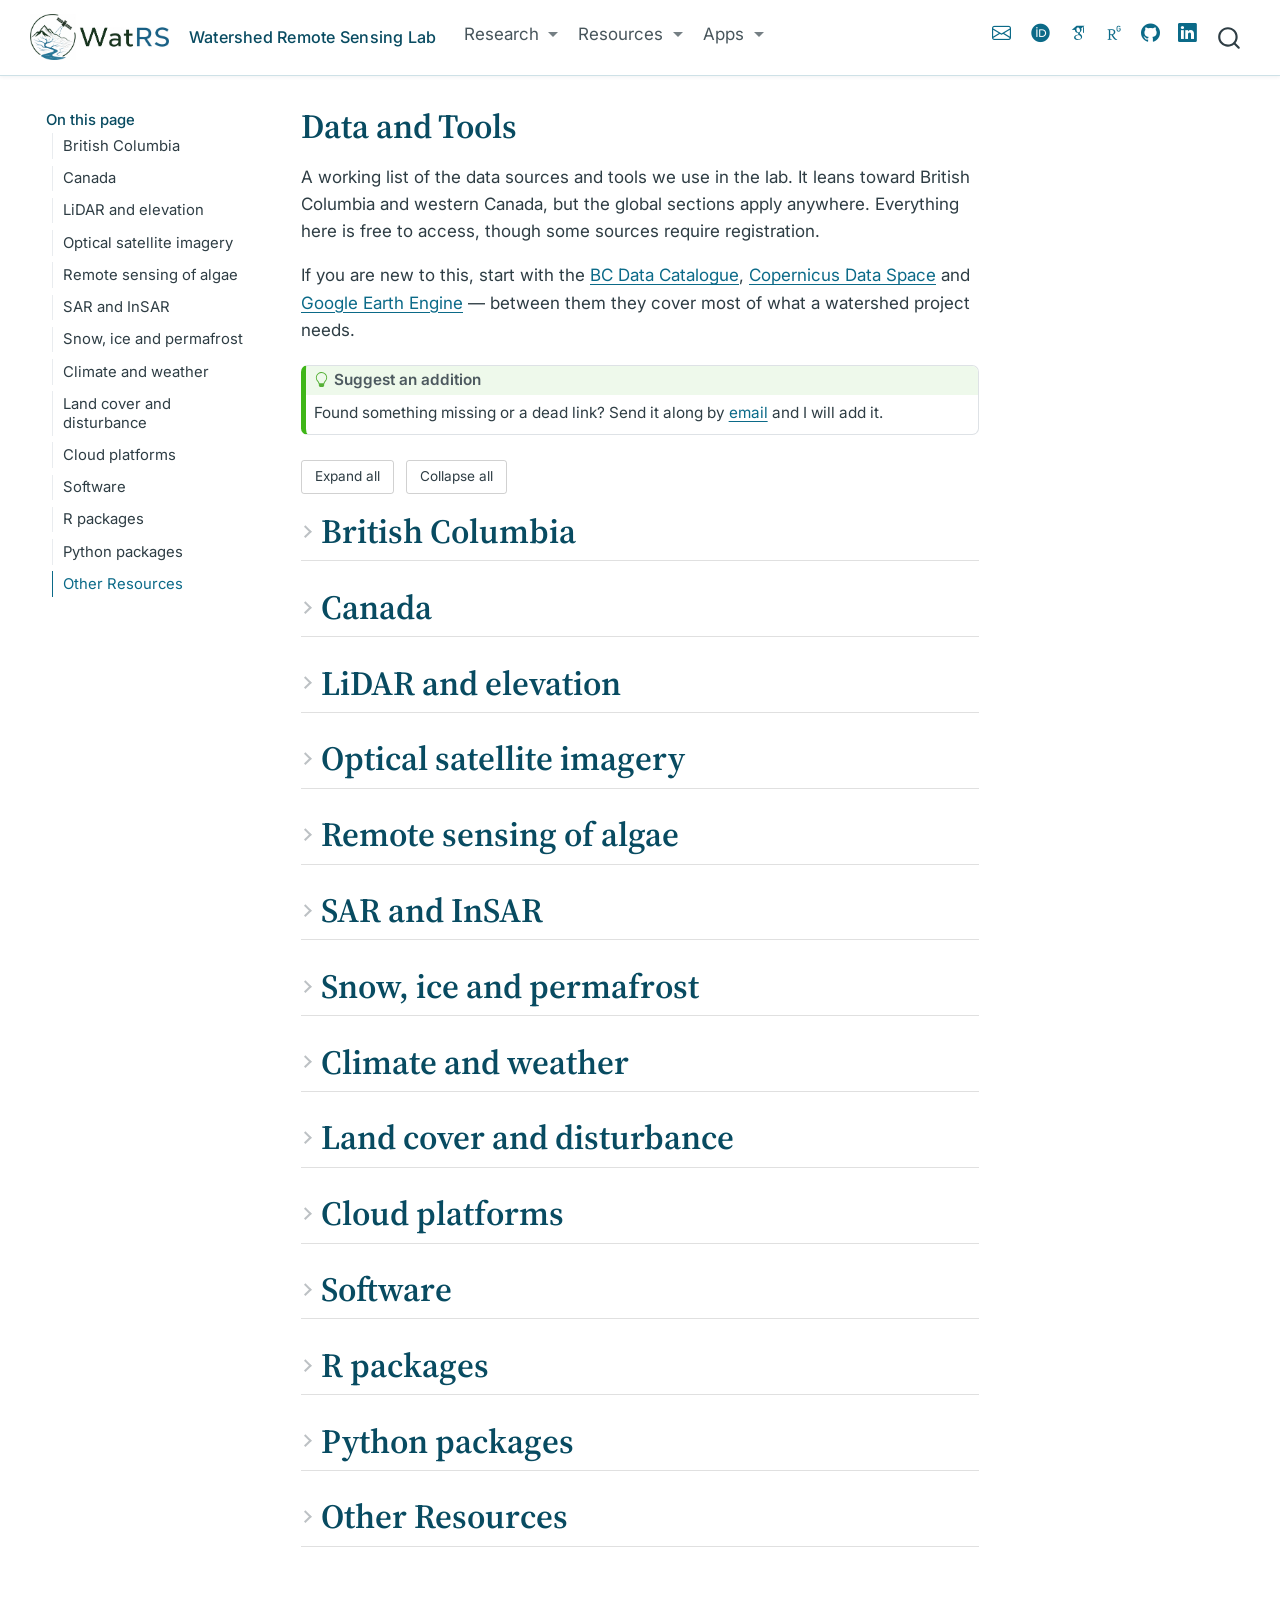
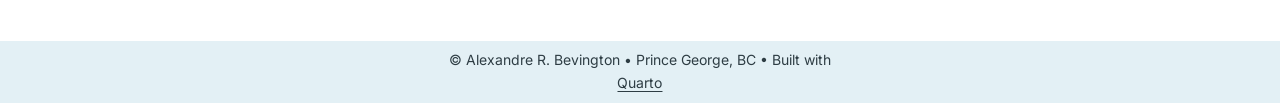
<file: docs/resources.html>
<!DOCTYPE html>
<html xmlns="http://www.w3.org/1999/xhtml" lang="en" xml:lang="en"><head>

<meta charset="utf-8">
<meta name="generator" content="quarto-1.9.38">

<meta name="viewport" content="width=device-width, initial-scale=1.0, user-scalable=yes">


<title>WatRS - Data and Tools – Watershed Remote Sensing Lab</title>
<style>
/* Default styles provided by pandoc.
** See https://pandoc.org/MANUAL.html#variables-for-html for config info.
*/
code{white-space: pre-wrap;}
span.smallcaps{font-variant: small-caps;}
div.columns{display: flex; gap: min(4vw, 1.5em);}
div.column{flex: auto; overflow-x: auto;}
div.hanging-indent{margin-left: 1.5em; text-indent: -1.5em;}
ul.task-list{list-style: none;}
ul.task-list li input[type="checkbox"] {
  width: 0.8em;
  margin: 0 0.8em 0.2em -1em; /* quarto-specific, see https://github.com/quarto-dev/quarto-cli/issues/4556 */ 
  vertical-align: middle;
}
</style>


<script src="site_libs/quarto-nav/quarto-nav.js"></script>
<script src="site_libs/quarto-nav/headroom.min.js"></script>
<script src="site_libs/clipboard/clipboard.min.js"></script>
<script src="site_libs/quarto-search/autocomplete.umd.js"></script>
<script src="site_libs/quarto-search/fuse.min.js"></script>
<script src="site_libs/quarto-search/quarto-search.js"></script>
<meta name="quarto:offset" content="./">
<link href="./images/logo/watrs-favicon.png" rel="icon" type="image/png">
<script src="site_libs/quarto-html/quarto.js" type="module"></script>
<script src="site_libs/quarto-html/tabsets/tabsets.js" type="module"></script>
<script src="site_libs/quarto-html/popper.min.js"></script>
<script src="site_libs/quarto-html/tippy.umd.min.js"></script>
<script src="site_libs/quarto-html/anchor.min.js"></script>
<link href="site_libs/quarto-html/tippy.css" rel="stylesheet">
<link href="site_libs/quarto-html/quarto-syntax-highlighting-15634bcf2e68342d4ad2dfa704d543f6.css" rel="stylesheet" id="quarto-text-highlighting-styles">
<script src="site_libs/bootstrap/bootstrap.min.js"></script>
<link href="site_libs/bootstrap/bootstrap-icons.css" rel="stylesheet">
<link href="site_libs/bootstrap/bootstrap-ce23a35f18afcf5d947b5845684689b0.min.css" rel="stylesheet" append-hash="true" id="quarto-bootstrap" data-mode="light">
<script id="quarto-search-options" type="application/json">{
  "location": "navbar",
  "copy-button": false,
  "collapse-after": 3,
  "panel-placement": "end",
  "type": "overlay",
  "limit": 50,
  "keyboard-shortcut": [
    "f",
    "/",
    "s"
  ],
  "show-item-context": false,
  "language": {
    "search-no-results-text": "No results",
    "search-matching-documents-text": "matching documents",
    "search-copy-link-title": "Copy link to search",
    "search-hide-matches-text": "Hide additional matches",
    "search-more-match-text": "more match in this document",
    "search-more-matches-text": "more matches in this document",
    "search-clear-button-title": "Clear",
    "search-text-placeholder": "",
    "search-detached-cancel-button-title": "Cancel",
    "search-submit-button-title": "Submit",
    "search-label": "Search"
  }
}</script>
<link rel="stylesheet" href="academicicons/css/academicons.min.css">
<link rel="preconnect" href="https://fonts.googleapis.com">
<link rel="preconnect" href="https://fonts.gstatic.com" crossorigin="">
<link rel="stylesheet" href="https://fonts.googleapis.com/css2?family=Inter:wght@400;500;600&amp;family=Source+Serif+4:opsz,wght@8..60,400;8..60,600;8..60,700&amp;display=swap">
<meta name="theme-color" content="#0b6a88">


</head>

<body class="floating nav-fixed quarto-light">

<div id="quarto-search-results"></div>
  <header id="quarto-header" class="headroom fixed-top">
    <nav class="navbar navbar-expand-lg " data-bs-theme="dark">
      <div class="navbar-container container-fluid">
      <div class="navbar-brand-container mx-auto">
    <a href="./index.html" class="navbar-brand navbar-brand-logo">
    <img src="./images/logo/watrs-horizontal.png" alt="Wat-RS — Watershed Remote Sensing Lab" class="navbar-logo light-content">
    <img src="./images/logo/watrs-horizontal.png" alt="Wat-RS — Watershed Remote Sensing Lab" class="navbar-logo dark-content">
    </a>
    <a class="navbar-brand" href="./index.html">
    <span class="navbar-title">Watershed Remote Sensing Lab</span>
    </a>
  </div>
            <div id="quarto-search" class="" title="Search"></div>
          <button class="navbar-toggler" type="button" data-bs-toggle="collapse" data-bs-target="#navbarCollapse" aria-controls="navbarCollapse" role="menu" aria-expanded="false" aria-label="Toggle navigation" onclick="if (window.quartoToggleHeadroom) { window.quartoToggleHeadroom(); }">
  <span class="navbar-toggler-icon"></span>
</button>
          <div class="collapse navbar-collapse" id="navbarCollapse">
            <ul class="navbar-nav navbar-nav-scroll me-auto">
  <li class="nav-item dropdown ">
    <a class="nav-link dropdown-toggle" href="#" id="nav-menu-research" role="link" data-bs-toggle="dropdown" aria-expanded="false">
 <span class="menu-text">Research</span>
    </a>
    <ul class="dropdown-menu" aria-labelledby="nav-menu-research">    
        <li>
    <a class="dropdown-item" href="./index.html">
 <span class="dropdown-text">Lab</span></a>
  </li>  
        <li>
    <a class="dropdown-item" href="./people.html">
 <span class="dropdown-text">People</span></a>
  </li>  
        <li>
    <a class="dropdown-item" href="./opportunities.html">
 <span class="dropdown-text">Opportunities</span></a>
  </li>  
        <li>
    <a class="dropdown-item" href="./pubs.html">
 <span class="dropdown-text">Publications</span></a>
  </li>  
        <li>
    <a class="dropdown-item" href="./outreach.html">
 <span class="dropdown-text">Outreach</span></a>
  </li>  
        <li>
    <a class="dropdown-item" href="./cv.html">
 <span class="dropdown-text">CV</span></a>
  </li>  
    </ul>
  </li>
  <li class="nav-item dropdown ">
    <a class="nav-link dropdown-toggle" href="#" id="nav-menu-resources" role="link" data-bs-toggle="dropdown" aria-expanded="false">
 <span class="menu-text">Resources</span>
    </a>
    <ul class="dropdown-menu" aria-labelledby="nav-menu-resources">    
        <li>
    <a class="dropdown-item" href="./courses.html">
 <span class="dropdown-text">Teaching and workshops</span></a>
  </li>  
        <li>
    <a class="dropdown-item" href="./resources.html">
 <span class="dropdown-text">Data and Tools</span></a>
  </li>  
    </ul>
  </li>
  <li class="nav-item dropdown ">
    <a class="nav-link dropdown-toggle" href="#" id="nav-menu-apps" role="link" data-bs-toggle="dropdown" aria-expanded="false">
 <span class="menu-text">Apps</span>
    </a>
    <ul class="dropdown-menu" aria-labelledby="nav-menu-apps">    
        <li>
    <a class="dropdown-item" href="https://watershed-rs.shinyapps.io/watershedBC/">
 <span class="dropdown-text">watershedBC</span></a>
  </li>  
        <li>
    <a class="dropdown-item" href="https://watershed-rs.shinyapps.io/remotelogger/">
 <span class="dropdown-text">RemoteLogger</span></a>
  </li>  
        <li>
    <a class="dropdown-item" href="https://bcgov-env.shinyapps.io/bc_gw_tools/">
 <span class="dropdown-text">Groundwater Wells</span></a>
  </li>  
        <li>
    <a class="dropdown-item" href="https://ee-bevingtona.projects.earthengine.app/view/everyimage">
 <span class="dropdown-text">EveryImage</span></a>
  </li>  
        <li>
    <a class="dropdown-item" href="https://ee-bevingtona.projects.earthengine.app/view/mosaic">
 <span class="dropdown-text">MosaicMaker</span></a>
  </li>  
        <li>
    <a class="dropdown-item" href="https://bevingtona.users.earthengine.app/view/bc-water-surface-temperature-explorer">
 <span class="dropdown-text">Water Temperature Explorer</span></a>
  </li>  
    </ul>
  </li>
</ul>
            <ul class="navbar-nav navbar-nav-scroll ms-auto">
  <li class="nav-item compact">
    <a class="nav-link" href="mailto:alex.bevington@unbc.ca"> <i class="bi bi-envelope" role="img" aria-label="Email">
</i> 
<span class="menu-text"></span></a>
  </li>  
  <li class="nav-item">
    <a class="nav-link" href="https://orcid.org/0000-0002-9249-4444"> 
<span class="menu-text"><i class="ai ai-orcid" role="img" aria-label="ORCID"></i></span></a>
  </li>  
  <li class="nav-item">
    <a class="nav-link" href="https://scholar.google.com/citations?user=5SVDaREAAAAJ&amp;hl=en"> 
<span class="menu-text"><i class="ai ai-google-scholar" role="img" aria-label="Google Scholar"></i></span></a>
  </li>  
  <li class="nav-item">
    <a class="nav-link" href="https://www.researchgate.net/profile/Alexandre-Bevington"> 
<span class="menu-text"><i class="ai ai-researchgate" role="img" aria-label="ResearchGate"></i></span></a>
  </li>  
  <li class="nav-item compact">
    <a class="nav-link" href="https://github.com/Wat-RS"> <i class="bi bi-github" role="img" aria-label="GitHub">
</i> 
<span class="menu-text"></span></a>
  </li>  
  <li class="nav-item compact">
    <a class="nav-link" href="https://www.linkedin.com/company/142884678/"> <i class="bi bi-linkedin" role="img" aria-label="LinkedIn">
</i> 
<span class="menu-text"></span></a>
  </li>  
</ul>
          </div> <!-- /navcollapse -->
            <div class="quarto-navbar-tools">
</div>
      </div> <!-- /container-fluid -->
    </nav>
</header>
<!-- content -->
<div id="quarto-content" class="quarto-container page-columns page-rows-contents page-layout-article page-navbar">
<!-- sidebar -->
  <nav id="quarto-sidebar" class="sidebar collapse collapse-horizontal quarto-sidebar-collapse-item sidebar-navigation floating overflow-auto">
    <nav id="TOC" role="doc-toc" class="toc-active">
    <h2 id="toc-title">On this page</h2>
   
  <ul>
  <li><a href="#british-columbia" id="toc-british-columbia" class="nav-link active" data-scroll-target="#british-columbia">British Columbia</a></li>
  <li><a href="#canada" id="toc-canada" class="nav-link" data-scroll-target="#canada">Canada</a></li>
  <li><a href="#lidar-and-elevation" id="toc-lidar-and-elevation" class="nav-link" data-scroll-target="#lidar-and-elevation">LiDAR and elevation</a></li>
  <li><a href="#optical-satellite-imagery" id="toc-optical-satellite-imagery" class="nav-link" data-scroll-target="#optical-satellite-imagery">Optical satellite imagery</a></li>
  <li><a href="#cyano-algae" id="toc-cyano-algae" class="nav-link" data-scroll-target="#cyano-algae">Remote sensing of algae</a></li>
  <li><a href="#sar-and-insar" id="toc-sar-and-insar" class="nav-link" data-scroll-target="#sar-and-insar">SAR and InSAR</a></li>
  <li><a href="#snow-ice-and-permafrost" id="toc-snow-ice-and-permafrost" class="nav-link" data-scroll-target="#snow-ice-and-permafrost">Snow, ice and permafrost</a></li>
  <li><a href="#climate-and-weather" id="toc-climate-and-weather" class="nav-link" data-scroll-target="#climate-and-weather">Climate and weather</a></li>
  <li><a href="#land-cover-and-disturbance" id="toc-land-cover-and-disturbance" class="nav-link" data-scroll-target="#land-cover-and-disturbance">Land cover and disturbance</a></li>
  <li><a href="#cloud-platforms" id="toc-cloud-platforms" class="nav-link" data-scroll-target="#cloud-platforms">Cloud platforms</a></li>
  <li><a href="#software" id="toc-software" class="nav-link" data-scroll-target="#software">Software</a></li>
  <li><a href="#r-packages" id="toc-r-packages" class="nav-link" data-scroll-target="#r-packages">R packages</a></li>
  <li><a href="#python-packages" id="toc-python-packages" class="nav-link" data-scroll-target="#python-packages">Python packages</a></li>
  <li><a href="#other-resources" id="toc-other-resources" class="nav-link" data-scroll-target="#other-resources">Other Resources</a></li>
  </ul>
</nav>
</nav>
<div id="quarto-sidebar-glass" class="quarto-sidebar-collapse-item" data-bs-toggle="collapse" data-bs-target=".quarto-sidebar-collapse-item"></div>
<!-- margin-sidebar -->
    <div id="quarto-margin-sidebar" class="sidebar margin-sidebar zindex-bottom">
    </div>
<!-- main -->
<main class="content" id="quarto-document-content">

<header id="title-block-header" class="quarto-title-block default">
<div class="quarto-title">
<h1 class="title">Data and Tools</h1>
</div>



<div class="quarto-title-meta">

    
  
    
  </div>
  


</header>


<p>A working list of the data sources and tools we use in the lab. It leans toward British Columbia and western Canada, but the global sections apply anywhere. Everything here is free to access, though some sources require registration.</p>
<p>If you are new to this, start with the <a href="#british-columbia">BC Data Catalogue</a>, <a href="#optical-satellite-imagery">Copernicus Data Space</a> and <a href="#cloud-platforms">Google Earth Engine</a> — between them they cover most of what a watershed project needs.</p>
<div class="callout callout-style-default callout-tip callout-titled">
<div class="callout-header d-flex align-content-center">
<div class="callout-icon-container">
<i class="callout-icon"></i>
</div>
<div class="callout-title-container flex-fill">
<span class="screen-reader-only">Tip</span>Suggest an addition
</div>
</div>
<div class="callout-body-container callout-body">
<p>Found something missing or a dead link? Send it along by <a href="mailto:alex.bevington@unbc.ca">email</a> and I will add it.</p>
</div>
</div>
<section id="british-columbia" class="level1">
<h1>British Columbia</h1>
<p><a href="https://catalogue.data.gov.bc.ca/"><strong>BC Data Catalogue</strong></a><br>
The provincial starting point. Thousands of datasets covering hydrology, forestry, land use, cadastre and administrative boundaries. Most are available through WMS and WFS endpoints as well as direct download.</p>
<p><a href="https://maps.gov.bc.ca/ess/hm/imap4m/"><strong>iMapBC</strong></a><br>
Browser-based viewer over the provincial data holdings. Outdated and limited interface. Useful for quick reconnaissance before committing to a download.</p>
<p><a href="https://lidar.gov.bc.ca/"><strong>LidarBC Open LiDAR Data Portal</strong></a><br>
Provincial LiDAR acquisitions with point clouds, bare-earth DEMs and derived products. Coverage is patchy and concentrated around populated areas, transport corridors and areas of hazard concern.</p>
<p><a href="https://www2.gov.bc.ca/gov/content/data/geographic-data-services/topographic-data/freshwater"><strong>BC Freshwater Atlas</strong></a><br>
The provincial hydrographic framework — stream network, watershed polygons, lakes, wetlands and linear boundaries. The watershed groups and assessment watersheds are the standard units for most BC work.</p>
<p><a href="https://catalogue.data.gov.bc.ca/dataset/vri-2025-forest-vegetation-composite-polygons"><strong>Vegetation Resources Inventory (VRI)</strong></a><br>
Forest stand attributes: species composition, age, height, crown closure. The backbone of most forest hydrology work in the province.</p>
<p><a href="https://catalogue.data.gov.bc.ca/dataset/fire-perimeters-historical"><strong>BC Wildfire Perimeters</strong></a><br>
Historical and current-year fire perimeters. Pair with VRI and the consolidated cutblocks layer for a full disturbance history.</p>
<p><a href="https://catalogue.data.gov.bc.ca/dataset/harvested-areas-of-bc-consolidated-cutblocks-"><strong>Consolidated Cutblocks</strong></a><br>
Harvest polygons compiled from multiple reporting streams, with harvest year.</p>
<p><a href="https://www2.gov.bc.ca/gov/content/environment/air-land-water/water/water-data-tools"><strong>BC Water Resources Atlas</strong></a><br>
Water licences, wells, aquifers and observation networks.</p>
<p><a href="https://apps.nrs.gov.bc.ca/gwells/"><strong>Groundwater Wells and Aquifers (GWELLS)</strong></a><br>
Well records, lithology logs and aquifer mapping. Relevant to surface water–groundwater work.</p>
<p><a href="https://catalogue.data.gov.bc.ca/dataset/known-bc-fish-observations-and-bc-fish-distributions"><strong>Habitat Wizard / Fisheries Inventory</strong></a><br>
Fish observations and distribution by stream reach.</p>
</section>
<section id="canada" class="level1">
<h1>Canada</h1>
<p><a href="https://open.canada.ca/en/open-data"><strong>Open Government Portal</strong></a><br>
Federal catalogue spanning all departments.</p>
<p><a href="https://open.canada.ca/data/en/dataset/957782bf-847c-4644-a757-e383c0057995"><strong>Canadian Digital Elevation Model / HRDEM</strong></a><br>
The High Resolution Digital Elevation Model is the federal LiDAR-derived product, delivered at 1 m and 2 m where coverage exists. Falls back to the older CDEM elsewhere.</p>
<p><a href="https://open.canada.ca/data/en/dataset/a4b190fe-e090-4e6d-881e-b87956c07977"><strong>National Hydro Network (NHN)</strong></a><br>
National-scale hydrography. Coarser than the Freshwater Atlas within BC, but consistent across provincial boundaries.</p>
<p><a href="https://www.canada.ca/en/environment-climate-change/services/water-overview/quantity/monitoring/survey/data-products-services/national-archive-hydat.html"><strong>HYDAT / Water Survey of Canada</strong></a><br>
The national streamflow and water level archive. Access from R with <code>tidyhydat</code>.</p>
<p><a href="https://climate-change.canada.ca/climate-data"><strong>Canadian Centre for Climate Services</strong></a><br>
Downscaled climate projections, gridded historical data and station records.</p>
<p><a href="https://open.canada.ca/data/en/dataset/ba2645d5-4458-414d-b196-6303ac06c1c9"><strong>Annual Crop Inventory</strong></a><br>
Annual 30 m land cover for agricultural regions of Canada, 2009 onward.</p>
<p><a href="https://nfis.org/"><strong>National Forest Information System</strong></a><br>
Forest inventory, disturbance and carbon products.</p>
<p><a href="https://www.permafrost.org/"><strong>Canadian Permafrost Datasets</strong></a> and the <a href="https://canadianpermafrostassociation.ca/"><strong>Permafrost Information Network</strong></a><br>
Ground temperature records, active layer measurements and permafrost extent mapping.</p>
</section>
<section id="lidar-and-elevation" class="level1">
<h1>LiDAR and elevation</h1>
<p><a href="https://opentopography.org/"><strong>OpenTopography</strong></a><br>
Point clouds and derived rasters from academic and agency campaigns worldwide, plus on-demand processing of global DEMs. The best single entry point for LiDAR.</p>
<p><a href="https://spacedata.copernicus.eu/collections/copernicus-digital-elevation-model"><strong>Copernicus DEM (GLO-30)</strong></a><br>
30 m global DEM derived from TanDEM-X. Generally the best free global elevation product available — noticeably cleaner than SRTM in mountainous terrain.</p>
<p><a href="https://lpdaac.usgs.gov/products/nasadem_hgtv001/"><strong>NASADEM</strong></a><br>
Reprocessed SRTM with improved void filling. 30 m, near-global.</p>
<p><a href="https://www.pgc.umn.edu/data/arcticdem/"><strong>ArcticDEM</strong></a><br>
2 m strip and mosaic DEMs from stereo WorldView imagery, covering everything above roughly 60°N plus all of Alaska. Time-stamped strips make it viable for change detection.</p>
<p><a href="https://nsidc.org/data/icesat-2"><strong>ICESat-2</strong></a><br>
Spaceborne laser altimetry. Sparse in space but precise in elevation, and widely used for glacier and snow surface change, canopy height and lake level.</p>
<p><a href="https://gedi.umd.edu/"><strong>GEDI</strong></a><br>
Waveform LiDAR from the ISS, optimized for canopy structure and biomass. Limited to roughly 52°N and south, so it misses northern BC.</p>
</section>
<section id="optical-satellite-imagery" class="level1">
<h1>Optical satellite imagery</h1>
<p><a href="https://earthexplorer.usgs.gov/"><strong>USGS EarthExplorer</strong></a><br>
Landsat archive back to 1972, plus declassified Corona imagery, aerial photo scans, ASTER and much else. Registration required.</p>
<p><a href="https://dataspace.copernicus.eu/"><strong>Copernicus Data Space Ecosystem</strong></a><br>
The current access point for Sentinel data, replacing the retired Open Access Hub. Sentinel-2 optical, Sentinel-1 SAR, Sentinel-3 and Sentinel-5P all live here.</p>
<p><a href="https://search.earthdata.nasa.gov/"><strong>NASA Earthdata Search</strong></a><br>
Broad NASA holdings — MODIS, VIIRS, ASTER, ECOSTRESS, atmospheric and cryospheric products.</p>
<p><a href="https://www.planet.com/industries/education-and-research/"><strong>Planet Education and Research Program</strong></a><br>
PlanetScope daily imagery at roughly 3 m, free for qualifying academic use under an application process. Also see the <a href="https://www.planet.com/nicfi/"><strong>Norway International Climate and Forest Initiative</strong></a> basemaps, which cover the tropics only.</p>
<p><a href="https://apps.sentinel-hub.com/eo-browser/"><strong>Sentinel Hub EO Browser</strong></a><br>
Fast visual browsing and comparison of Sentinel, Landsat and MODIS. Good for scoping dates before writing any code.</p>
<p><a href="https://www.maxar.com/open-data"><strong>Maxar Open Data Program</strong></a><br>
Very high resolution imagery released for major disaster events. Occasionally relevant for landslide and flood response.</p>
</section>
<section id="cyano-algae" class="level1">
<h1>Remote sensing of algae</h1>
<p><a href="https://www.epa.gov/water-research/cyanobacteria-assessment-network-cyan"><strong>Cyanobacteria Assessment Network (CyAN)</strong></a><br>
CyAN is a multi-agency project to develop an early warning indicator system to detect algal blooms in U.S. freshwater systems.</p>
</section>
<section id="sar-and-insar" class="level1">
<h1>SAR and InSAR</h1>
<p><a href="https://search.asf.alaska.edu/"><strong>Alaska Satellite Facility (ASF) Vertex</strong></a><br>
The main SAR archive: Sentinel-1, ALOS PALSAR, ERS, RADARSAT-1 and more. ASF also runs <a href="https://hyp3-docs.asf.alaska.edu/"><strong>HyP3</strong></a>, which processes interferograms and RTC products on demand — a considerable shortcut if you would rather not run a full processing chain yourself.</p>
<p><a href="https://www.asc-csa.gc.ca/eng/satellites/radarsat/"><strong>RADARSAT Constellation Mission (RCM)</strong></a><br>
Canadian government users and approved researchers can request RCM data through the Earth Observation Data Management System. Access is not fully open.</p>
<p><a href="https://comet.nerc.ac.uk/comet-lics-portal/"><strong>COMET LiCSAR Portal</strong></a><br>
Pre-processed Sentinel-1 interferograms and velocity fields over tectonically active regions. Coverage is selective.</p>
<p><a href="https://nisar.jpl.nasa.gov/"><strong>NISAR</strong></a><br>
The NASA–ISRO L-band mission. Worth tracking for slope stability work given the improved coherence over vegetated terrain compared with C-band.</p>
</section>
<section id="snow-ice-and-permafrost" class="level1">
<h1>Snow, ice and permafrost</h1>
<p><a href="https://nsidc.org/"><strong>National Snow and Ice Data Center</strong></a><br>
The central archive for cryospheric data — snow cover, sea ice, glaciers, frozen ground.</p>
<p><a href="https://www.glims.org/RGI/"><strong>Randolph Glacier Inventory</strong></a><br>
Global glacier outlines. The standard reference dataset for glacier extent.</p>
<p><a href="https://www.glims.org/"><strong>GLIMS</strong></a><br>
Multi-temporal glacier outlines and change records.</p>
<p><a href="https://wgms.ch/"><strong>World Glacier Monitoring Service</strong></a><br>
Mass balance and front variation records from long-term monitoring programs.</p>
<p><a href="https://nsidc.org/data/g02158"><strong>SNODAS</strong></a><br>
Daily modelled snow water equivalent and depth. US-focused but the model domain extends into southern Canada.</p>
<p><a href="https://catalogue.data.gov.bc.ca/dataset/automated-snow-weather-station-locations"><strong>BC Automated Snow Weather Stations</strong></a><br>
Provincial snow pillow and snow course network.</p>
</section>
<section id="climate-and-weather" class="level1">
<h1>Climate and weather</h1>
<p><a href="https://cds.climate.copernicus.eu/"><strong>ERA5 via Copernicus Climate Data Store</strong></a><br>
Global reanalysis at hourly resolution from 1940. The default choice when you need consistent meteorological forcing anywhere.</p>
<p><a href="https://daymet.ornl.gov/"><strong>Daymet</strong></a><br>
1 km gridded daily surface weather for North America.</p>
<p><a href="https://prism.oregonstate.edu/"><strong>PRISM</strong></a><br>
Climate normals and time series, strong in complex terrain. Free for the US; Canadian coverage is limited.</p>
<p><a href="https://climatena.ca/"><strong>ClimateNA</strong></a><br>
Downscaled climate data for North America, widely used in BC forestry and ecology.</p>
<p><a href="https://www.worldclim.org/"><strong>WorldClim</strong></a><br>
Global climate surfaces and bioclimatic variables.</p>
</section>
<section id="land-cover-and-disturbance" class="level1">
<h1>Land cover and disturbance</h1>
<p><a href="https://glad.earthengine.app/view/global-forest-change"><strong>Global Forest Change (Hansen)</strong></a><br>
Annual global forest loss at 30 m, 2000 onward.</p>
<p><a href="https://dynamicworld.app/"><strong>Dynamic World</strong></a><br>
Near-real-time 10 m land cover from Sentinel-2, updated continuously.</p>
<p><a href="https://esa-worldcover.org/"><strong>ESA WorldCover</strong></a><br>
Global 10 m land cover.</p>
<p><a href="https://emapr.ceoas.oregonstate.edu/landtrendr/"><strong>LandTrendr and CCDC</strong></a><br>
Time-series disturbance detection algorithms, both implemented in Earth Engine.</p>
<p><a href="https://global-surface-water.appspot.com/"><strong>Global Surface Water Explorer</strong></a><br>
Pekel et al.&nbsp;surface water occurrence and change, 1984 onward at 30 m.</p>
<p><a href="https://www.hydrosheds.org/"><strong>HydroSHEDS</strong></a><br>
Global hydrographic derivatives from elevation data — flow direction, accumulation, basin delineation.</p>
</section>
<section id="cloud-platforms" class="level1">
<h1>Cloud platforms</h1>
<p><a href="https://earthengine.google.com/"><strong>Google Earth Engine</strong></a><br>
Petabyte-scale archive with server-side processing. Free for academic and research use. The fastest route from question to continental-scale answer, at the cost of working inside someone else’s environment. Interfaces exist for <a href="https://code.earthengine.google.com/">JavaScript</a>, <a href="https://developers.google.com/earth-engine/guides/python_install">Python</a> and <a href="https://r-spatial.github.io/rgee/">R via <code>rgee</code></a>.</p>
<p><a href="https://planetarycomputer.microsoft.com/"><strong>Microsoft Planetary Computer</strong></a><br>
STAC-indexed open archive with a hosted JupyterHub. Strong catalogue, fully open data access.</p>
<p><a href="https://registry.opendata.aws/"><strong>AWS Open Data Registry</strong></a><br>
Landsat, Sentinel, NAIP and many others staged in S3 as cloud-optimized GeoTIFFs. Requester-pays in some cases.</p>
<p><a href="https://mlhub.earth/"><strong>Radiant Earth MLHub</strong></a><br>
Training datasets for machine learning on Earth observation data.</p>
<p><a href="https://stacindex.org/"><strong>STAC Index</strong></a><br>
Directory of public SpatioTemporal Asset Catalogs. Increasingly the way to find and query cloud-hosted imagery without downloading anything.</p>
</section>
<section id="software" class="level1">
<h1>Software</h1>
<p><a href="https://qgis.org/"><strong>QGIS</strong></a><br>
The desktop GIS. Free, open source, and now genuinely comparable to commercial alternatives for most tasks.</p>
<p><a href="https://gdal.org/"><strong>GDAL/OGR</strong></a><br>
The library underneath nearly everything else. Learning the command line tools (<code>gdalwarp</code>, <code>gdal_translate</code>, <code>ogr2ogr</code>) pays for itself quickly.</p>
<p><a href="https://step.esa.int/main/toolboxes/snap/"><strong>SNAP</strong></a><br>
ESA’s toolbox for Sentinel data, including the SAR processing chain.</p>
<p><a href="https://github.com/isce-framework/isce2"><strong>ISCE2</strong></a> and <a href="https://github.com/insarlab/MintPy"><strong>MintPy</strong></a><br>
InSAR processing and time-series analysis.</p>
<p><a href="https://pdal.io/"><strong>PDAL</strong></a> and <a href="https://r-lidar.github.io/lidRbook/"><strong>lidR</strong></a><br>
Point cloud processing, in C++ and R respectively.</p>
<p><a href="https://www.whiteboxgeo.com/"><strong>Whitebox Tools</strong></a><br>
Extensive geomorphometry and hydrological terrain analysis, with R and Python bindings.</p>
<p><a href="https://saga-gis.sourceforge.io/"><strong>SAGA GIS</strong></a><br>
Terrain analysis, particularly strong on hydrological indices.</p>
</section>
<section id="r-packages" class="level1">
<h1>R packages</h1>
<table class="caption-top table">
<thead>
<tr class="header">
<th>Package</th>
<th>Purpose</th>
</tr>
</thead>
<tbody>
<tr class="odd">
<td><a href="https://r-spatial.github.io/sf/"><code>sf</code></a></td>
<td>Vector data</td>
</tr>
<tr class="even">
<td><a href="https://rspatial.github.io/terra/"><code>terra</code></a></td>
<td>Raster data (successor to <code>raster</code>)</td>
</tr>
<tr class="odd">
<td><a href="https://r-spatial.github.io/stars/"><code>stars</code></a></td>
<td>Data cubes and spatiotemporal arrays</td>
</tr>
<tr class="even">
<td><a href="https://r-spatial.github.io/rgee/"><code>rgee</code></a></td>
<td>Earth Engine from R</td>
</tr>
<tr class="odd">
<td><a href="https://brazil-data-cube.github.io/rstac/"><code>rstac</code></a></td>
<td>Querying STAC catalogues</td>
</tr>
<tr class="even">
<td><a href="https://r-lidar.github.io/lidRbook/"><code>lidR</code></a></td>
<td>LiDAR point clouds</td>
</tr>
<tr class="odd">
<td><a href="https://whiteboxr.gishub.org/"><code>whitebox</code></a></td>
<td>Whitebox Tools bindings</td>
</tr>
<tr class="even">
<td><a href="https://docs.ropensci.org/tidyhydat/"><code>tidyhydat</code></a></td>
<td>Water Survey of Canada data</td>
</tr>
<tr class="odd">
<td><a href="https://docs.ropensci.org/weathercan/"><code>weathercan</code></a></td>
<td>ECCC climate station data</td>
</tr>
<tr class="even">
<td><a href="https://bcgov.github.io/bcdata/"><code>bcdata</code></a></td>
<td>BC Data Catalogue access</td>
</tr>
<tr class="odd">
<td><a href="https://bcgov.github.io/bcmaps/"><code>bcmaps</code></a></td>
<td>BC administrative and physical boundaries</td>
</tr>
<tr class="even">
<td><a href="https://bcgov.github.io/fasstr/"><code>fasstr</code></a></td>
<td>Streamflow analysis</td>
</tr>
<tr class="odd">
<td><a href="https://r-tmap.github.io/tmap/"><code>tmap</code></a></td>
<td>Thematic mapping</td>
</tr>
</tbody>
</table>
</section>
<section id="python-packages" class="level1">
<h1>Python packages</h1>
<table class="caption-top table">
<thead>
<tr class="header">
<th>Package</th>
<th>Purpose</th>
</tr>
</thead>
<tbody>
<tr class="odd">
<td><a href="https://geopandas.org/"><code>geopandas</code></a></td>
<td>Vector data</td>
</tr>
<tr class="even">
<td><a href="https://rasterio.readthedocs.io/"><code>rasterio</code></a></td>
<td>Raster I/O</td>
</tr>
<tr class="odd">
<td><a href="https://docs.xarray.dev/"><code>xarray</code></a></td>
<td>Labelled multidimensional arrays</td>
</tr>
<tr class="even">
<td><a href="https://corteva.github.io/rioxarray/"><code>rioxarray</code></a></td>
<td>Geospatial extension to xarray</td>
</tr>
<tr class="odd">
<td><a href="https://pystac-client.readthedocs.io/"><code>pystac-client</code></a></td>
<td>STAC queries</td>
</tr>
<tr class="even">
<td><a href="https://stackstac.readthedocs.io/"><code>stackstac</code></a></td>
<td>STAC items to xarray</td>
</tr>
<tr class="odd">
<td><a href="https://odc-stac.readthedocs.io/"><code>odc-stac</code></a></td>
<td>Open Data Cube STAC loading</td>
</tr>
<tr class="even">
<td><a href="https://geemap.org/"><code>geemap</code></a></td>
<td>Earth Engine with interactive maps</td>
</tr>
<tr class="odd">
<td><a href="https://www.dask.org/"><code>dask</code></a></td>
<td>Parallel and out-of-core computation</td>
</tr>
<tr class="even">
<td><a href="https://pdal.io/en/latest/python.html"><code>pdal</code></a></td>
<td>Point cloud pipelines</td>
</tr>
<tr class="odd">
<td><a href="https://snowexsql.readthedocs.io/"><code>snowexsql</code></a></td>
<td>SnowEx field data</td>
</tr>
</tbody>
</table>
</section>
<section id="other-resources" class="level1">
<h1>Other Resources</h1>
<p><a href="https://r.geocompx.org/"><strong>Geocomputation with R</strong></a><br>
Free online book, and the best single introduction to spatial analysis in R.</p>
<p><a href="https://rspatial.org/"><strong>Spatial Data Science with R</strong></a><br>
Robert Hijmans’ course material, closely tied to <code>terra</code>.</p>
<p><a href="https://developers.google.com/earth-engine/guides"><strong>Google Earth Engine Developers Guide</strong></a><br>
Official documentation, worth reading properly rather than copying snippets.</p>
<p><a href="https://spatialthoughts.com/courses/"><strong>Spatial Thoughts</strong></a><br>
Well-constructed free courses on QGIS, Earth Engine and Python.</p>
<p><a href="https://github.com/acgeospatial/awesome-earthobservation-code"><strong>Awesome Earth Observation Code</strong></a><br>
Community-maintained list of tools and notebooks.</p>
<p><a href="https://servirglobal.net/resources/sar-handbook"><strong>SAR Handbook (SERVIR)</strong></a><br>
Practical introduction to SAR, aimed at people who are not radar specialists.</p>


</section>

</main> <!-- /main -->
<style>

/* Collapsible level-1 sections ------------------------------------------- */



.section-controls {

  display: flex;

  gap: 0.75rem;

  margin: 1.5rem 0 0.5rem;

}



.section-controls button {

  font-size: 0.8rem;

  font-family: inherit;

  padding: 0.3rem 0.75rem;

  border: 1px solid rgba(0, 0, 0, 0.18);

  border-radius: 3px;

  background: transparent;

  color: inherit;

  cursor: pointer;

}



.section-controls button:hover {

  border-color: rgba(0, 0, 0, 0.4);

  background: rgba(0, 0, 0, 0.03);

}



section.collapsible > details > summary {

  list-style: none;

  cursor: pointer;

  display: flex;

  align-items: baseline;

  gap: 0.6rem;

  padding: 0.5rem 0;

  border-bottom: 1px solid rgba(0, 0, 0, 0.12);

}



section.collapsible > details > summary::-webkit-details-marker {

  display: none;

}



section.collapsible > details > summary:hover {

  border-bottom-color: rgba(0, 0, 0, 0.35);

}



section.collapsible > details > summary > h1,

section.collapsible > details > summary > h2 {

  display: inline;

  margin: 0;

  border-bottom: none;

  padding: 0;

}



/* Chevron rotates when the section opens. */

section.collapsible > details > summary::before {

  content: "";

  flex: 0 0 auto;

  width: 0.55em;

  height: 0.55em;

  border-right: 2px solid currentColor;

  border-bottom: 2px solid currentColor;

  transform: rotate(-45deg);

  opacity: 0.45;

  transition: transform 0.15s ease;

  align-self: center;

}



section.collapsible > details[open] > summary::before {

  transform: rotate(45deg);

}



@media (prefers-reduced-motion: reduce) {

  section.collapsible > details > summary::before { transition: none; }

}



section.collapsible > details > .section-body {

  padding-top: 0.5rem;

}



summary:focus-visible {

  outline: 2px solid currentColor;

  outline-offset: 2px;

}



/* Print the whole page, whatever is open on screen. */

@media print {

  .section-controls { display: none; }

  section.collapsible > details > summary::before { display: none; }

  section.collapsible > details:not([open]) > .section-body { display: block; }

}

</style>



<script>

(function () {

  "use strict";



  // Which heading level becomes collapsible. This page uses "#" headings,

  // which Quarto renders as section.level1.

  var LEVEL = "level1";

  var START_OPEN = false;



  var main = document.querySelector("main") || document.body;

  var sections = Array.prototype.slice.call(

    main.querySelectorAll("section." + LEVEL)

  ).filter(function (s) {

    return s.querySelector(":scope > h1, :scope > h2");

  });



  if (!sections.length) return;



  sections.forEach(function (section) {

    var heading = section.querySelector(":scope > h1, :scope > h2");



    var details = document.createElement("details");

    var summary = document.createElement("summary");

    var body = document.createElement("div");

    body.className = "section-body";



    // Everything after the heading becomes the body.

    var node = heading.nextSibling;

    while (node) {

      var next = node.nextSibling;

      body.appendChild(node);

      node = next;

    }



    summary.appendChild(heading);

    details.appendChild(summary);

    details.appendChild(body);

    details.open = START_OPEN;



    // Quarto injects an anchor link into each heading. Clicking it should

    // copy the link, not fold the section shut.

    summary.addEventListener("click", function (e) {

      var link = e.target.closest("a");

      if (!link) return;

      e.preventDefault();

      if (link.hash) {

        window.location.hash = link.hash;

      } else {

        window.location.href = link.href;

      }

    });



    section.appendChild(details);

    section.classList.add("collapsible");

  });



  // Expand / collapse all -----------------------------------------------

  var allDetails = main.querySelectorAll("section.collapsible > details");



  function setAll(open) {

    allDetails.forEach(function (d) { d.open = open; });

  }



  var controls = document.createElement("div");

  controls.className = "section-controls";



  [["Expand all", true], ["Collapse all", false]].forEach(function (pair) {

    var btn = document.createElement("button");

    btn.type = "button";

    btn.textContent = pair[0];

    btn.addEventListener("click", function () { setAll(pair[1]); });

    controls.appendChild(btn);

  });



  sections[0].parentNode.insertBefore(controls, sections[0]);



  // Open a section when it is linked to, from the TOC or from anywhere else,

  // then bring it into view.

  function revealHash(scroll) {

    var id = decodeURIComponent(window.location.hash.slice(1));

    if (!id) return;



    var target = document.getElementById(id);

    if (!target) return;



    var section = target.closest("section.collapsible") ||

      (target.matches("section.collapsible") ? target : null);



    if (section) {

      section.querySelector(":scope > details").open = true;

    }



    if (scroll) {

      requestAnimationFrame(function () {

        target.scrollIntoView({ block: "start" });

      });

    }

  }



  window.addEventListener("hashchange", function () { revealHash(true); });

  revealHash(true);



  // Find-in-page: browsers that support hidden="until-found" will open a

  // closed <details> on match. Older ones will not, so a search that comes up

  // empty is worth a nudge.

  if (!("onbeforematch" in document.body)) {

    controls.setAttribute(

      "title",

      "Your browser cannot search inside collapsed sections. Expand all first."

    );

  }

})();

</script>
<script id="quarto-html-after-body" type="application/javascript">
  window.document.addEventListener("DOMContentLoaded", function (event) {
    const icon = "";
    const anchorJS = new window.AnchorJS();
    anchorJS.options = {
      placement: 'right',
      icon: icon
    };
    anchorJS.add('.anchored');
    const isCodeAnnotation = (el) => {
      for (const clz of el.classList) {
        if (clz.startsWith('code-annotation-')) {                     
          return true;
        }
      }
      return false;
    }
    const onCopySuccess = function(e) {
      // button target
      const button = e.trigger;
      // don't keep focus
      button.blur();
      // flash "checked"
      button.classList.add('code-copy-button-checked');
      var currentTitle = button.getAttribute("title");
      button.setAttribute("title", "Copied!");
      let tooltip;
      if (window.bootstrap) {
        button.setAttribute("data-bs-toggle", "tooltip");
        button.setAttribute("data-bs-placement", "left");
        button.setAttribute("data-bs-title", "Copied!");
        tooltip = new bootstrap.Tooltip(button, 
          { trigger: "manual", 
            customClass: "code-copy-button-tooltip",
            offset: [0, -8]});
        tooltip.show();    
      }
      setTimeout(function() {
        if (tooltip) {
          tooltip.hide();
          button.removeAttribute("data-bs-title");
          button.removeAttribute("data-bs-toggle");
          button.removeAttribute("data-bs-placement");
        }
        button.setAttribute("title", currentTitle);
        button.classList.remove('code-copy-button-checked');
      }, 1000);
      // clear code selection
      e.clearSelection();
    }
    const getTextToCopy = function(trigger) {
      const outerScaffold = trigger.parentElement.cloneNode(true);
      const codeEl = outerScaffold.querySelector('code');
      for (const childEl of codeEl.children) {
        if (isCodeAnnotation(childEl)) {
          childEl.remove();
        }
      }
      return codeEl.innerText;
    }
    const clipboard = new window.ClipboardJS('.code-copy-button:not([data-in-quarto-modal])', {
      text: getTextToCopy
    });
    clipboard.on('success', onCopySuccess);
    if (window.document.getElementById('quarto-embedded-source-code-modal')) {
      const clipboardModal = new window.ClipboardJS('.code-copy-button[data-in-quarto-modal]', {
        text: getTextToCopy,
        container: window.document.getElementById('quarto-embedded-source-code-modal')
      });
      clipboardModal.on('success', onCopySuccess);
    }
      var localhostRegex = new RegExp(/^(?:http|https):\/\/localhost\:?[0-9]*\//);
      var mailtoRegex = new RegExp(/^mailto:/);
        var filterRegex = new RegExp("https:\/\/watershedlab\.ca");
      var isInternal = (href) => {
          return filterRegex.test(href) || localhostRegex.test(href) || mailtoRegex.test(href);
      }
      // Inspect non-navigation links and adorn them if external
     var links = window.document.querySelectorAll('a[href]:not(.nav-link):not(.navbar-brand):not(.toc-action):not(.sidebar-link):not(.sidebar-item-toggle):not(.pagination-link):not(.no-external):not([aria-hidden]):not(.dropdown-item):not(.quarto-navigation-tool):not(.about-link)');
      for (var i=0; i<links.length; i++) {
        const link = links[i];
        if (!isInternal(link.href)) {
          // undo the damage that might have been done by quarto-nav.js in the case of
          // links that we want to consider external
          if (link.dataset.originalHref !== undefined) {
            link.href = link.dataset.originalHref;
          }
            // target, if specified
            link.setAttribute("target", "_blank");
            if (link.getAttribute("rel") === null) {
              link.setAttribute("rel", "noopener");
            }
        }
      }
    function tippyHover(el, contentFn, onTriggerFn, onUntriggerFn) {
      const config = {
        allowHTML: true,
        maxWidth: 500,
        delay: 100,
        arrow: false,
        appendTo: function(el) {
            return el.parentElement;
        },
        interactive: true,
        interactiveBorder: 10,
        theme: 'quarto',
        placement: 'bottom-start',
      };
      if (contentFn) {
        config.content = contentFn;
      }
      if (onTriggerFn) {
        config.onTrigger = onTriggerFn;
      }
      if (onUntriggerFn) {
        config.onUntrigger = onUntriggerFn;
      }
      window.tippy(el, config); 
    }
    const noterefs = window.document.querySelectorAll('a[role="doc-noteref"]');
    for (var i=0; i<noterefs.length; i++) {
      const ref = noterefs[i];
      tippyHover(ref, function() {
        // use id or data attribute instead here
        let href = ref.getAttribute('data-footnote-href') || ref.getAttribute('href');
        try { href = new URL(href).hash; } catch {}
        const id = href.replace(/^#\/?/, "");
        const note = window.document.getElementById(id);
        if (note) {
          return note.innerHTML;
        } else {
          return "";
        }
      });
    }
    const xrefs = window.document.querySelectorAll('a.quarto-xref');
    const processXRef = (id, note) => {
      // Strip column container classes
      const stripColumnClz = (el) => {
        el.classList.remove("page-full", "page-columns");
        if (el.children) {
          for (const child of el.children) {
            stripColumnClz(child);
          }
        }
      }
      stripColumnClz(note)
      if (id === null || id.startsWith('sec-')) {
        // Special case sections, only their first couple elements
        const container = document.createElement("div");
        if (note.children && note.children.length > 2) {
          container.appendChild(note.children[0].cloneNode(true));
          for (let i = 1; i < note.children.length; i++) {
            const child = note.children[i];
            if (child.tagName === "P" && child.innerText === "") {
              continue;
            } else {
              container.appendChild(child.cloneNode(true));
              break;
            }
          }
          if (window.Quarto?.typesetMath) {
            window.Quarto.typesetMath(container);
          }
          return container.innerHTML
        } else {
          if (window.Quarto?.typesetMath) {
            window.Quarto.typesetMath(note);
          }
          return note.innerHTML;
        }
      } else {
        // Remove any anchor links if they are present
        const anchorLink = note.querySelector('a.anchorjs-link');
        if (anchorLink) {
          anchorLink.remove();
        }
        if (window.Quarto?.typesetMath) {
          window.Quarto.typesetMath(note);
        }
        if (note.classList.contains("callout")) {
          return note.outerHTML;
        } else {
          return note.innerHTML;
        }
      }
    }
    for (var i=0; i<xrefs.length; i++) {
      const xref = xrefs[i];
      tippyHover(xref, undefined, function(instance) {
        instance.disable();
        let url = xref.getAttribute('href');
        let hash = undefined; 
        if (url.startsWith('#')) {
          hash = url;
        } else {
          try { hash = new URL(url).hash; } catch {}
        }
        if (hash) {
          const id = hash.replace(/^#\/?/, "");
          const note = window.document.getElementById(id);
          if (note !== null) {
            try {
              const html = processXRef(id, note.cloneNode(true));
              instance.setContent(html);
            } finally {
              instance.enable();
              instance.show();
            }
          } else {
            // See if we can fetch this
            fetch(url.split('#')[0])
            .then(res => res.text())
            .then(html => {
              const parser = new DOMParser();
              const htmlDoc = parser.parseFromString(html, "text/html");
              const note = htmlDoc.getElementById(id);
              if (note !== null) {
                const html = processXRef(id, note);
                instance.setContent(html);
              } 
            }).finally(() => {
              instance.enable();
              instance.show();
            });
          }
        } else {
          // See if we can fetch a full url (with no hash to target)
          // This is a special case and we should probably do some content thinning / targeting
          fetch(url)
          .then(res => res.text())
          .then(html => {
            const parser = new DOMParser();
            const htmlDoc = parser.parseFromString(html, "text/html");
            const note = htmlDoc.querySelector('main.content');
            if (note !== null) {
              // This should only happen for chapter cross references
              // (since there is no id in the URL)
              // remove the first header
              if (note.children.length > 0 && note.children[0].tagName === "HEADER") {
                note.children[0].remove();
              }
              const html = processXRef(null, note);
              instance.setContent(html);
            } 
          }).finally(() => {
            instance.enable();
            instance.show();
          });
        }
      }, function(instance) {
      });
    }
        let selectedAnnoteEl;
        const selectorForAnnotation = ( cell, annotation) => {
          let cellAttr = 'data-code-cell="' + cell + '"';
          let lineAttr = 'data-code-annotation="' +  annotation + '"';
          const selector = 'span[' + cellAttr + '][' + lineAttr + ']';
          return selector;
        }
        const selectCodeLines = (annoteEl) => {
          const doc = window.document;
          const targetCell = annoteEl.getAttribute("data-target-cell");
          const targetAnnotation = annoteEl.getAttribute("data-target-annotation");
          const annoteSpan = window.document.querySelector(selectorForAnnotation(targetCell, targetAnnotation));
          const lines = annoteSpan.getAttribute("data-code-lines").split(",");
          const lineIds = lines.map((line) => {
            return targetCell + "-" + line;
          })
          let top = null;
          let height = null;
          let parent = null;
          if (lineIds.length > 0) {
              //compute the position of the single el (top and bottom and make a div)
              const el = window.document.getElementById(lineIds[0]);
              top = el.offsetTop;
              height = el.offsetHeight;
              parent = el.parentElement.parentElement;
            if (lineIds.length > 1) {
              const lastEl = window.document.getElementById(lineIds[lineIds.length - 1]);
              const bottom = lastEl.offsetTop + lastEl.offsetHeight;
              height = bottom - top;
            }
            if (top !== null && height !== null && parent !== null) {
              // cook up a div (if necessary) and position it 
              let div = window.document.getElementById("code-annotation-line-highlight");
              if (div === null) {
                div = window.document.createElement("div");
                div.setAttribute("id", "code-annotation-line-highlight");
                div.style.position = 'absolute';
                parent.appendChild(div);
              }
              div.style.top = top - 2 + "px";
              div.style.height = height + 4 + "px";
              div.style.left = 0;
              let gutterDiv = window.document.getElementById("code-annotation-line-highlight-gutter");
              if (gutterDiv === null) {
                gutterDiv = window.document.createElement("div");
                gutterDiv.setAttribute("id", "code-annotation-line-highlight-gutter");
                gutterDiv.style.position = 'absolute';
                const codeCell = window.document.getElementById(targetCell);
                const gutter = codeCell.querySelector('.code-annotation-gutter');
                gutter.appendChild(gutterDiv);
              }
              gutterDiv.style.top = top - 2 + "px";
              gutterDiv.style.height = height + 4 + "px";
            }
            selectedAnnoteEl = annoteEl;
          }
        };
        const unselectCodeLines = () => {
          const elementsIds = ["code-annotation-line-highlight", "code-annotation-line-highlight-gutter"];
          elementsIds.forEach((elId) => {
            const div = window.document.getElementById(elId);
            if (div) {
              div.remove();
            }
          });
          selectedAnnoteEl = undefined;
        };
          // Handle positioning of the toggle
      window.addEventListener(
        "resize",
        throttle(() => {
          elRect = undefined;
          if (selectedAnnoteEl) {
            selectCodeLines(selectedAnnoteEl);
          }
        }, 10)
      );
      function throttle(fn, ms) {
      let throttle = false;
      let timer;
        return (...args) => {
          if(!throttle) { // first call gets through
              fn.apply(this, args);
              throttle = true;
          } else { // all the others get throttled
              if(timer) clearTimeout(timer); // cancel #2
              timer = setTimeout(() => {
                fn.apply(this, args);
                timer = throttle = false;
              }, ms);
          }
        };
      }
        // Attach click handler to the DT
        const annoteDls = window.document.querySelectorAll('dt[data-target-cell]');
        for (const annoteDlNode of annoteDls) {
          annoteDlNode.addEventListener('click', (event) => {
            const clickedEl = event.target;
            if (clickedEl !== selectedAnnoteEl) {
              unselectCodeLines();
              const activeEl = window.document.querySelector('dt[data-target-cell].code-annotation-active');
              if (activeEl) {
                activeEl.classList.remove('code-annotation-active');
              }
              selectCodeLines(clickedEl);
              clickedEl.classList.add('code-annotation-active');
            } else {
              // Unselect the line
              unselectCodeLines();
              clickedEl.classList.remove('code-annotation-active');
            }
          });
        }
    const findCites = (el) => {
      const parentEl = el.parentElement;
      if (parentEl) {
        const cites = parentEl.dataset.cites;
        if (cites) {
          return {
            el,
            cites: cites.split(' ')
          };
        } else {
          return findCites(el.parentElement)
        }
      } else {
        return undefined;
      }
    };
    var bibliorefs = window.document.querySelectorAll('a[role="doc-biblioref"]');
    for (var i=0; i<bibliorefs.length; i++) {
      const ref = bibliorefs[i];
      const citeInfo = findCites(ref);
      if (citeInfo) {
        tippyHover(citeInfo.el, function() {
          var popup = window.document.createElement('div');
          citeInfo.cites.forEach(function(cite) {
            var citeDiv = window.document.createElement('div');
            citeDiv.classList.add('hanging-indent');
            citeDiv.classList.add('csl-entry');
            var biblioDiv = window.document.getElementById('ref-' + cite);
            if (biblioDiv) {
              citeDiv.innerHTML = biblioDiv.innerHTML;
            }
            popup.appendChild(citeDiv);
          });
          return popup.innerHTML;
        });
      }
    }
  });
  </script>
</div> <!-- /content -->
<footer class="footer">
  <div class="nav-footer">
    <div class="nav-footer-left">
      &nbsp;
    </div>   
    <div class="nav-footer-center">
<p>© Alexandre R. Bevington • Prince George, BC • Built with <a href="https://quarto.org">Quarto</a></p>
</div>
    <div class="nav-footer-right">
      &nbsp;
    </div>
  </div>
</footer>




</body></html>
</file>
<file: docs/site_libs/quarto-html/tippy.css>
.tippy-box[data-animation=fade][data-state=hidden]{opacity:0}[data-tippy-root]{max-width:calc(100vw - 10px)}.tippy-box{position:relative;background-color:#333;color:#fff;border-radius:4px;font-size:14px;line-height:1.4;white-space:normal;outline:0;transition-property:transform,visibility,opacity}.tippy-box[data-placement^=top]>.tippy-arrow{bottom:0}.tippy-box[data-placement^=top]>.tippy-arrow:before{bottom:-7px;left:0;border-width:8px 8px 0;border-top-color:initial;transform-origin:center top}.tippy-box[data-placement^=bottom]>.tippy-arrow{top:0}.tippy-box[data-placement^=bottom]>.tippy-arrow:before{top:-7px;left:0;border-width:0 8px 8px;border-bottom-color:initial;transform-origin:center bottom}.tippy-box[data-placement^=left]>.tippy-arrow{right:0}.tippy-box[data-placement^=left]>.tippy-arrow:before{border-width:8px 0 8px 8px;border-left-color:initial;right:-7px;transform-origin:center left}.tippy-box[data-placement^=right]>.tippy-arrow{left:0}.tippy-box[data-placement^=right]>.tippy-arrow:before{left:-7px;border-width:8px 8px 8px 0;border-right-color:initial;transform-origin:center right}.tippy-box[data-inertia][data-state=visible]{transition-timing-function:cubic-bezier(.54,1.5,.38,1.11)}.tippy-arrow{width:16px;height:16px;color:#333}.tippy-arrow:before{content:"";position:absolute;border-color:transparent;border-style:solid}.tippy-content{position:relative;padding:5px 9px;z-index:1}
</file>
<file: docs/site_libs/quarto-html/quarto-syntax-highlighting-64a204ab8560d761af7679ceaba22944.css>
/* quarto syntax highlight colors */
:root {
  --quarto-hl-ot-color: #003B4F;
  --quarto-hl-at-color: #657422;
  --quarto-hl-ss-color: #20794D;
  --quarto-hl-an-color: #5E5E5E;
  --quarto-hl-fu-color: #4758AB;
  --quarto-hl-st-color: #20794D;
  --quarto-hl-cf-color: #003B4F;
  --quarto-hl-op-color: #5E5E5E;
  --quarto-hl-er-color: #AD0000;
  --quarto-hl-bn-color: #AD0000;
  --quarto-hl-al-color: #AD0000;
  --quarto-hl-va-color: #111111;
  --quarto-hl-bu-color: inherit;
  --quarto-hl-ex-color: inherit;
  --quarto-hl-pp-color: #AD0000;
  --quarto-hl-in-color: #5E5E5E;
  --quarto-hl-vs-color: #20794D;
  --quarto-hl-wa-color: #5E5E5E;
  --quarto-hl-do-color: #5E5E5E;
  --quarto-hl-im-color: #00769E;
  --quarto-hl-ch-color: #20794D;
  --quarto-hl-dt-color: #AD0000;
  --quarto-hl-fl-color: #AD0000;
  --quarto-hl-co-color: #5E5E5E;
  --quarto-hl-cv-color: #5E5E5E;
  --quarto-hl-cn-color: #8f5902;
  --quarto-hl-sc-color: #5E5E5E;
  --quarto-hl-dv-color: #AD0000;
  --quarto-hl-kw-color: #003B4F;
}

/* other quarto variables */
:root {
  --quarto-font-monospace: SFMono-Regular, Menlo, Monaco, Consolas, "Liberation Mono", "Courier New", monospace;
}

/* syntax highlight based on Pandoc's rules */
pre > code.sourceCode > span {
  color: #003B4F;
}

code.sourceCode > span {
  color: #003B4F;
}

div.sourceCode,
div.sourceCode pre.sourceCode {
  color: #003B4F;
}

/* Normal */
code span {
  color: #003B4F;
}

/* Alert */
code span.al {
  color: #AD0000;
  font-style: inherit;
}

/* Annotation */
code span.an {
  color: #5E5E5E;
  font-style: inherit;
}

/* Attribute */
code span.at {
  color: #657422;
  font-style: inherit;
}

/* BaseN */
code span.bn {
  color: #AD0000;
  font-style: inherit;
}

/* BuiltIn */
code span.bu {
  font-style: inherit;
}

/* ControlFlow */
code span.cf {
  color: #003B4F;
  font-weight: bold;
  font-style: inherit;
}

/* Char */
code span.ch {
  color: #20794D;
  font-style: inherit;
}

/* Constant */
code span.cn {
  color: #8f5902;
  font-style: inherit;
}

/* Comment */
code span.co {
  color: #5E5E5E;
  font-style: inherit;
}

/* CommentVar */
code span.cv {
  color: #5E5E5E;
  font-style: italic;
}

/* Documentation */
code span.do {
  color: #5E5E5E;
  font-style: italic;
}

/* DataType */
code span.dt {
  color: #AD0000;
  font-style: inherit;
}

/* DecVal */
code span.dv {
  color: #AD0000;
  font-style: inherit;
}

/* Error */
code span.er {
  color: #AD0000;
  font-style: inherit;
}

/* Extension */
code span.ex {
  font-style: inherit;
}

/* Float */
code span.fl {
  color: #AD0000;
  font-style: inherit;
}

/* Function */
code span.fu {
  color: #4758AB;
  font-style: inherit;
}

/* Import */
code span.im {
  color: #00769E;
  font-style: inherit;
}

/* Information */
code span.in {
  color: #5E5E5E;
  font-style: inherit;
}

/* Keyword */
code span.kw {
  color: #003B4F;
  font-weight: bold;
  font-style: inherit;
}

/* Operator */
code span.op {
  color: #5E5E5E;
  font-style: inherit;
}

/* Other */
code span.ot {
  color: #003B4F;
  font-style: inherit;
}

/* Preprocessor */
code span.pp {
  color: #AD0000;
  font-style: inherit;
}

/* SpecialChar */
code span.sc {
  color: #5E5E5E;
  font-style: inherit;
}

/* SpecialString */
code span.ss {
  color: #20794D;
  font-style: inherit;
}

/* String */
code span.st {
  color: #20794D;
  font-style: inherit;
}

/* Variable */
code span.va {
  color: #111111;
  font-style: inherit;
}

/* VerbatimString */
code span.vs {
  color: #20794D;
  font-style: inherit;
}

/* Warning */
code span.wa {
  color: #5E5E5E;
  font-style: italic;
}

.prevent-inlining {
  content: "</";
}

/*# sourceMappingURL=9d8d5bb603a83b8298b89080a598c93b.css.map */
</file>
<file: docs/site_libs/quarto-html/quarto-syntax-highlighting-15634bcf2e68342d4ad2dfa704d543f6.css>
/* quarto syntax highlight colors */
:root {
  --quarto-hl-ot-color: #003B4F;
  --quarto-hl-at-color: #657422;
  --quarto-hl-ss-color: #20794D;
  --quarto-hl-an-color: #5E5E5E;
  --quarto-hl-fu-color: #4758AB;
  --quarto-hl-st-color: #20794D;
  --quarto-hl-cf-color: #003B4F;
  --quarto-hl-op-color: #5E5E5E;
  --quarto-hl-er-color: #AD0000;
  --quarto-hl-bn-color: #AD0000;
  --quarto-hl-al-color: #AD0000;
  --quarto-hl-va-color: #111111;
  --quarto-hl-bu-color: inherit;
  --quarto-hl-ex-color: inherit;
  --quarto-hl-pp-color: #AD0000;
  --quarto-hl-in-color: #5E5E5E;
  --quarto-hl-vs-color: #20794D;
  --quarto-hl-wa-color: #5E5E5E;
  --quarto-hl-do-color: #5E5E5E;
  --quarto-hl-im-color: #00769E;
  --quarto-hl-ch-color: #20794D;
  --quarto-hl-dt-color: #AD0000;
  --quarto-hl-fl-color: #AD0000;
  --quarto-hl-co-color: #5E5E5E;
  --quarto-hl-cv-color: #5E5E5E;
  --quarto-hl-cn-color: #8f5902;
  --quarto-hl-sc-color: #5E5E5E;
  --quarto-hl-dv-color: #AD0000;
  --quarto-hl-kw-color: #003B4F;
}

/* other quarto variables */
:root {
  --quarto-font-monospace: SFMono-Regular, Menlo, Monaco, Consolas, "Liberation Mono", "Courier New", monospace;
}

/* syntax highlight based on Pandoc's rules */
pre > code.sourceCode > span {
  color: #003B4F;
}

code.sourceCode > span {
  color: #003B4F;
}

div.sourceCode,
div.sourceCode pre.sourceCode {
  color: #003B4F;
}

/* Normal */
code span {
  color: #003B4F;
}

/* Alert */
code span.al {
  color: #AD0000;
  font-style: inherit;
}

/* Annotation */
code span.an {
  color: #5E5E5E;
  font-style: inherit;
}

/* Attribute */
code span.at {
  color: #657422;
  font-style: inherit;
}

/* BaseN */
code span.bn {
  color: #AD0000;
  font-style: inherit;
}

/* BuiltIn */
code span.bu {
  font-style: inherit;
}

/* ControlFlow */
code span.cf {
  color: #003B4F;
  font-weight: bold;
  font-style: inherit;
}

/* Char */
code span.ch {
  color: #20794D;
  font-style: inherit;
}

/* Constant */
code span.cn {
  color: #8f5902;
  font-style: inherit;
}

/* Comment */
code span.co {
  color: #5E5E5E;
  font-style: inherit;
}

/* CommentVar */
code span.cv {
  color: #5E5E5E;
  font-style: italic;
}

/* Documentation */
code span.do {
  color: #5E5E5E;
  font-style: italic;
}

/* DataType */
code span.dt {
  color: #AD0000;
  font-style: inherit;
}

/* DecVal */
code span.dv {
  color: #AD0000;
  font-style: inherit;
}

/* Error */
code span.er {
  color: #AD0000;
  font-style: inherit;
}

/* Extension */
code span.ex {
  font-style: inherit;
}

/* Float */
code span.fl {
  color: #AD0000;
  font-style: inherit;
}

/* Function */
code span.fu {
  color: #4758AB;
  font-style: inherit;
}

/* Import */
code span.im {
  color: #00769E;
  font-style: inherit;
}

/* Information */
code span.in {
  color: #5E5E5E;
  font-style: inherit;
}

/* Keyword */
code span.kw {
  color: #003B4F;
  font-weight: bold;
  font-style: inherit;
}

/* Operator */
code span.op {
  color: #5E5E5E;
  font-style: inherit;
}

/* Other */
code span.ot {
  color: #003B4F;
  font-style: inherit;
}

/* Preprocessor */
code span.pp {
  color: #AD0000;
  font-style: inherit;
}

/* SpecialChar */
code span.sc {
  color: #5E5E5E;
  font-style: inherit;
}

/* SpecialString */
code span.ss {
  color: #20794D;
  font-style: inherit;
}

/* String */
code span.st {
  color: #20794D;
  font-style: inherit;
}

/* Variable */
code span.va {
  color: #111111;
  font-style: inherit;
}

/* VerbatimString */
code span.vs {
  color: #20794D;
  font-style: inherit;
}

/* Warning */
code span.wa {
  color: #5E5E5E;
  font-style: italic;
}

.prevent-inlining {
  content: "</";
}

/*# sourceMappingURL=f23921c56f73e400b49028c9186a1aa0.css.map */
</file>
<file: docs/academicicons/css/academicons.min.css>
@font-face{font-family:'Academicons';font-style:normal;font-weight:400;font-display:block;src:url(../fonts/academicons.eot);src:url(../fonts/academicons.eot) format('embedded-opentype'),url(../fonts/academicons.ttf) format('truetype'),url(../fonts/academicons.woff) format('woff'),url(../fonts/academicons.svg) format('svg')}.ai{font-family:'Academicons';font-weight:400;-moz-osx-font-smoothing:grayscale;-webkit-font-smoothing:antialiased;display:inline-block;font-style:normal;font-variant:normal;text-rendering:auto;line-height:1}.ai-academia:before{content:"\e9af"}.ai-academia-square:before{content:"\e93d"}.ai-acclaim:before{content:"\e92e"}.ai-acclaim-square:before{content:"\e93a"}.ai-acm:before{content:"\e93c"}.ai-acm-square:before{content:"\e95d"}.ai-acmdl:before{content:"\e96a"}.ai-acmdl-square:before{content:"\e9d3"}.ai-ads:before{content:"\e9cb"}.ai-ads-square:before{content:"\e94a"}.ai-africarxiv:before{content:"\e91b"}.ai-africarxiv-square:before{content:"\e90b"}.ai-arxiv:before{content:"\e974"}.ai-arxiv-square:before{content:"\e9a6"}.ai-biorxiv:before{content:"\e9a2"}.ai-biorxiv-square:before{content:"\e98b"}.ai-ceur:before{content:"\e96d"}.ai-ceur-square:before{content:"\e92f"}.ai-ciencia-vitae:before{content:"\e912"}.ai-ciencia-vitae-square:before{content:"\e913"}.ai-conversation:before{content:"\e94c"}.ai-conversation-square:before{content:"\e915"}.ai-coursera:before{content:"\e95f"}.ai-coursera-square:before{content:"\e97f"}.ai-crossref:before{content:"\e918"}.ai-crossref-square:before{content:"\e919"}.ai-cv:before{content:"\e9a5"}.ai-cv-square:before{content:"\e90a"}.ai-datacite:before{content:"\e91c"}.ai-datacite-square:before{content:"\e91d"}.ai-dataverse:before{content:"\e9f7"}.ai-dataverse-square:before{content:"\e9e4"}.ai-dblp:before{content:"\e94f"}.ai-dblp-square:before{content:"\e93f"}.ai-depsy:before{content:"\e97a"}.ai-depsy-square:before{content:"\e94b"}.ai-doi:before{content:"\e97e"}.ai-doi-square:before{content:"\e98f"}.ai-dryad:before{content:"\e97c"}.ai-dryad-square:before{content:"\e98c"}.ai-elsevier:before{content:"\e961"}.ai-elsevier-square:before{content:"\e910"}.ai-figshare:before{content:"\e981"}.ai-figshare-square:before{content:"\e9e7"}.ai-google-scholar:before{content:"\e9d4"}.ai-google-scholar-square:before{content:"\e9f9"}.ai-hal:before{content:"\e92c"}.ai-hal-square:before{content:"\e92d"}.ai-ideas-repec:before{content:"\e9ed"}.ai-ideas-repec-square:before{content:"\e9f8"}.ai-ieee:before{content:"\e929"}.ai-ieee-square:before{content:"\e9b9"}.ai-impactstory:before{content:"\e9cf"}.ai-impactstory-square:before{content:"\e9aa"}.ai-inaturalist:before{content:"\e900"}.ai-inaturalist-square:before{content:"\e901"}.ai-inpn:before{content:"\e902"}.ai-inpn-square:before{content:"\e903"}.ai-inspire:before{content:"\e9e9"}.ai-inspire-square:before{content:"\e9fe"}.ai-isidore:before{content:"\e936"}.ai-isidore-square:before{content:"\e954"}.ai-jstor:before{content:"\e938"}.ai-jstor-square:before{content:"\e944"}.ai-lattes:before{content:"\e9b3"}.ai-lattes-square:before{content:"\e99c"}.ai-mathoverflow:before{content:"\e9f6"}.ai-mathoverflow-square:before{content:"\e97b"}.ai-mendeley:before{content:"\e9f0"}.ai-mendeley-square:before{content:"\e9f3"}.ai-moodle:before{content:"\e907"}.ai-moodle-square:before{content:"\e908"}.ai-nakala:before{content:"\e940"}.ai-nakala-square:before{content:"\e941"}.ai-closed-access:before{content:"\e942"}.ai-closed-access-square:before{content:"\e943"}.ai-open-access:before{content:"\e939"}.ai-open-access-square:before{content:"\e9f4"}.ai-open-data:before{content:"\e966"}.ai-open-data-square:before{content:"\e967"}.ai-open-materials:before{content:"\e968"}.ai-open-materials-square:before{content:"\e969"}.ai-openedition:before{content:"\e946"}.ai-openedition-square:before{content:"\e947"}.ai-orcid:before{content:"\e9d9"}.ai-orcid-square:before{content:"\e9c3"}.ai-osf:before{content:"\e9ef"}.ai-osf-square:before{content:"\e931"}.ai-overleaf:before{content:"\e914"}.ai-overleaf-square:before{content:"\e98d"}.ai-philpapers:before{content:"\e98a"}.ai-philpapers-square:before{content:"\e96f"}.ai-piazza:before{content:"\e99a"}.ai-piazza-square:before{content:"\e90c"}.ai-preregistered:before{content:"\e906"}.ai-preregistered-square:before{content:"\e96b"}.ai-protocols:before{content:"\e952"}.ai-protocols-square:before{content:"\e953"}.ai-psyarxiv:before{content:"\e90e"}.ai-psyarxiv-square:before{content:"\e90f"}.ai-publons:before{content:"\e937"}.ai-publons-square:before{content:"\e94e"}.ai-pubmed:before{content:"\e99f"}.ai-pubmed-square:before{content:"\e97d"}.ai-pubpeer:before{content:"\e922"}.ai-pubpeer-square:before{content:"\e923"}.ai-researcherid:before{content:"\e91a"}.ai-researcherid-square:before{content:"\e95c"}.ai-researchgate:before{content:"\e95e"}.ai-researchgate-square:before{content:"\e99e"}.ai-sci-hub:before{content:"\e959"}.ai-sci-hub-square:before{content:"\e905"}.ai-scirate:before{content:"\e98e"}.ai-scirate-square:before{content:"\e99d"}.ai-semantic-scholar:before{content:"\e96e"}.ai-semantic-scholar-square:before{content:"\e96c"}.ai-springer:before{content:"\e928"}.ai-springer-square:before{content:"\e99b"}.ai-ssrn:before{content:"\e916"}.ai-ssrn-square:before{content:"\e917"}.ai-stackoverflow:before{content:"\e920"}.ai-stackoverflow-square:before{content:"\e921"}.ai-zotero:before{content:"\e962"}.ai-zotero-square:before{content:"\e932"}.ai-lg{font-size:1.33333333em;line-height:.75em;vertical-align:-15%}.ai-2x{font-size:2em}.ai-3x{font-size:3em}.ai-4x{font-size:4em}.ai-5x{font-size:5em}.ai-fw{width:1.28571429em;text-align:center}.ai-ul{padding-left:0;margin-left:2.14285714em;list-style-type:none}.ai-ul>li{position:relative}.ai-li{position:absolute;left:-2.14285714em;width:2.14285714em;top:.14285714em;text-align:center}.ai-li.fa-lg{left:-1.85714286em}.ai-border{padding:.2em .25em .15em;border:solid .08em #eee;border-radius:.1em}.ai-pull-left{float:left}.ai-pull-right{float:right}.ai.fa-pull-left{margin-right:.3em}.ai.fa-pull-right{margin-left:.3em}.fa-lg{font-size:1.33333333em;line-height:.75em;vertical-align:-15%}.fa-2x{font-size:2em}.fa-3x{font-size:3em}.fa-4x{font-size:4em}.fa-5x{font-size:5em}.fa-fw{width:1.28571429em;text-align:center}.fa-ul{padding-left:0;margin-left:2.14285714em;list-style-type:none}.fa-ul>li{position:relative}.fa-li{position:absolute;left:-2.14285714em;width:2.14285714em;top:.14285714em;text-align:center}.fa-li.fa-lg{left:-1.85714286em}.fa-border{padding:.2em .25em .15em;border:solid .08em #eee;border-radius:.1em}.fa-pull-left{float:left}.fa-pull-right{float:right}.fa.fa-pull-left{margin-right:.3em}.fa.fa-pull-right{margin-left:.3em}.sr-text{position:absolute;top:-9999px;left:-9999px}
</file>
